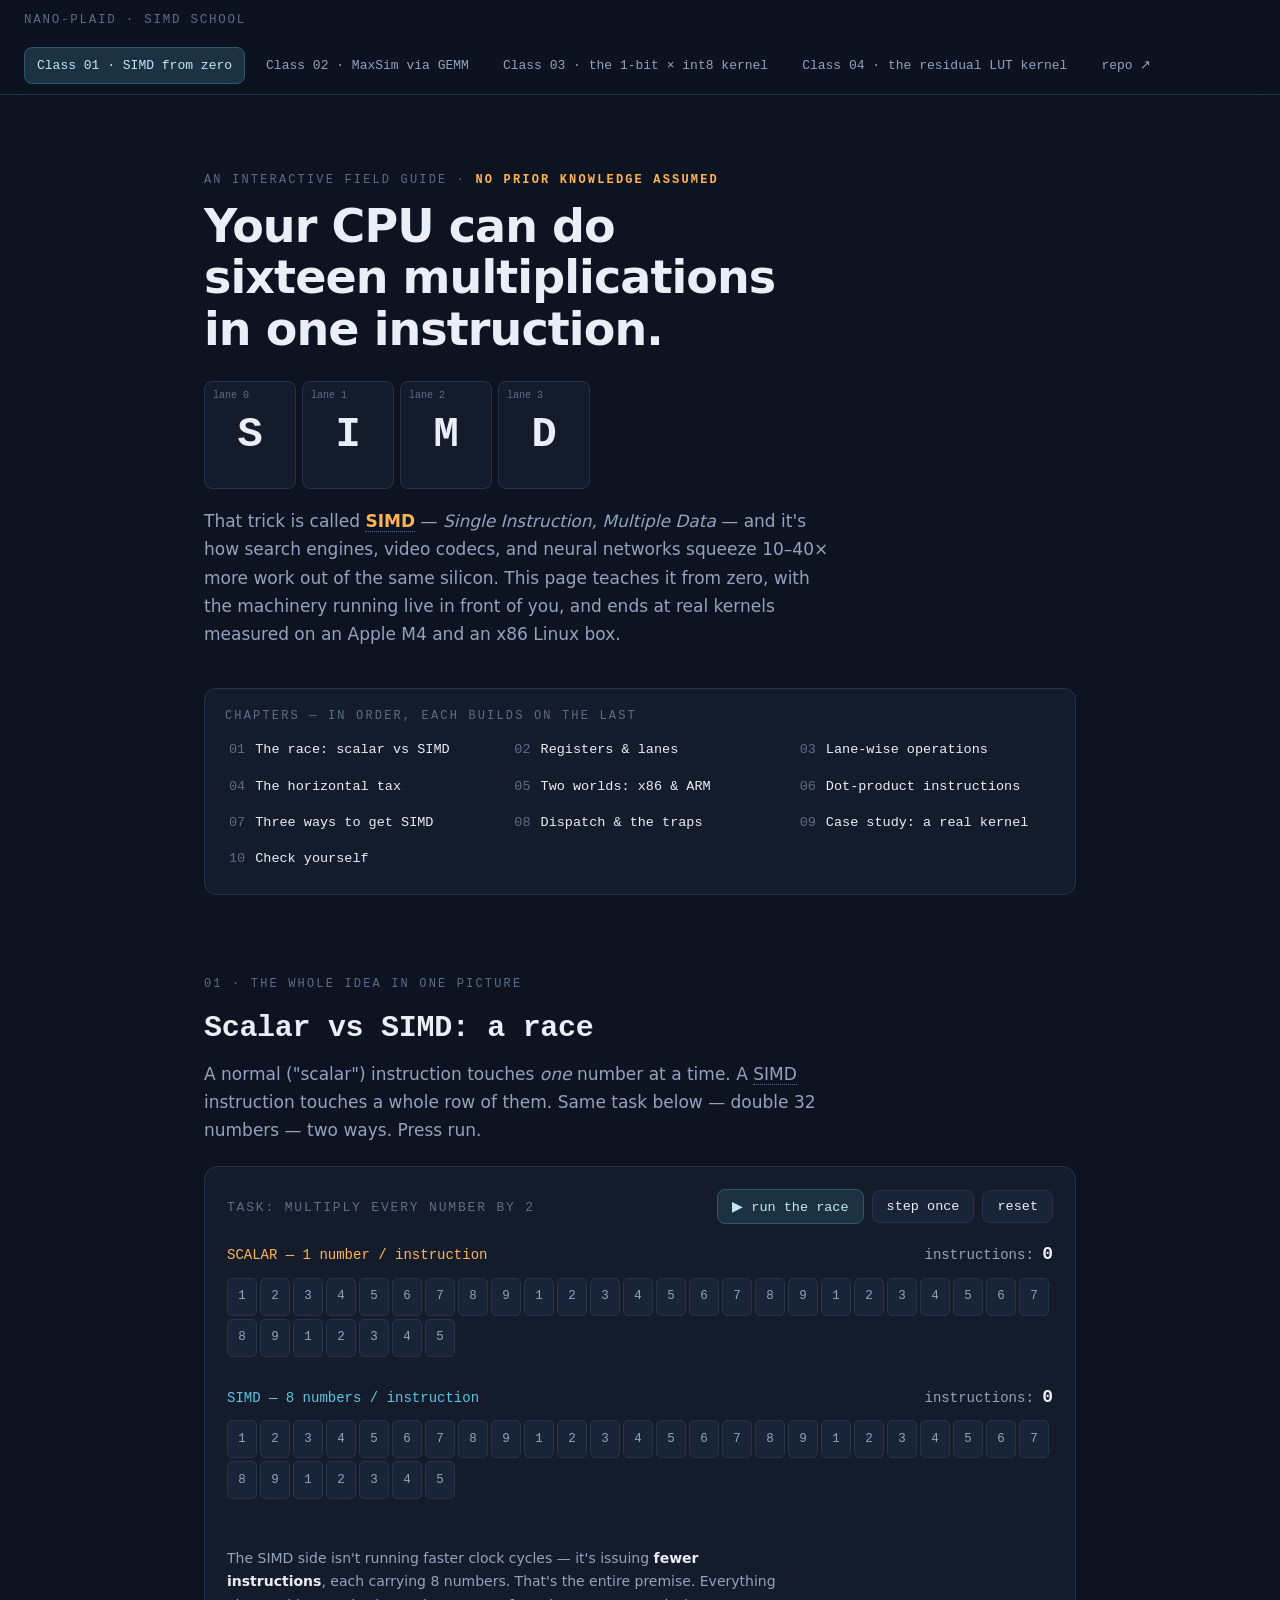
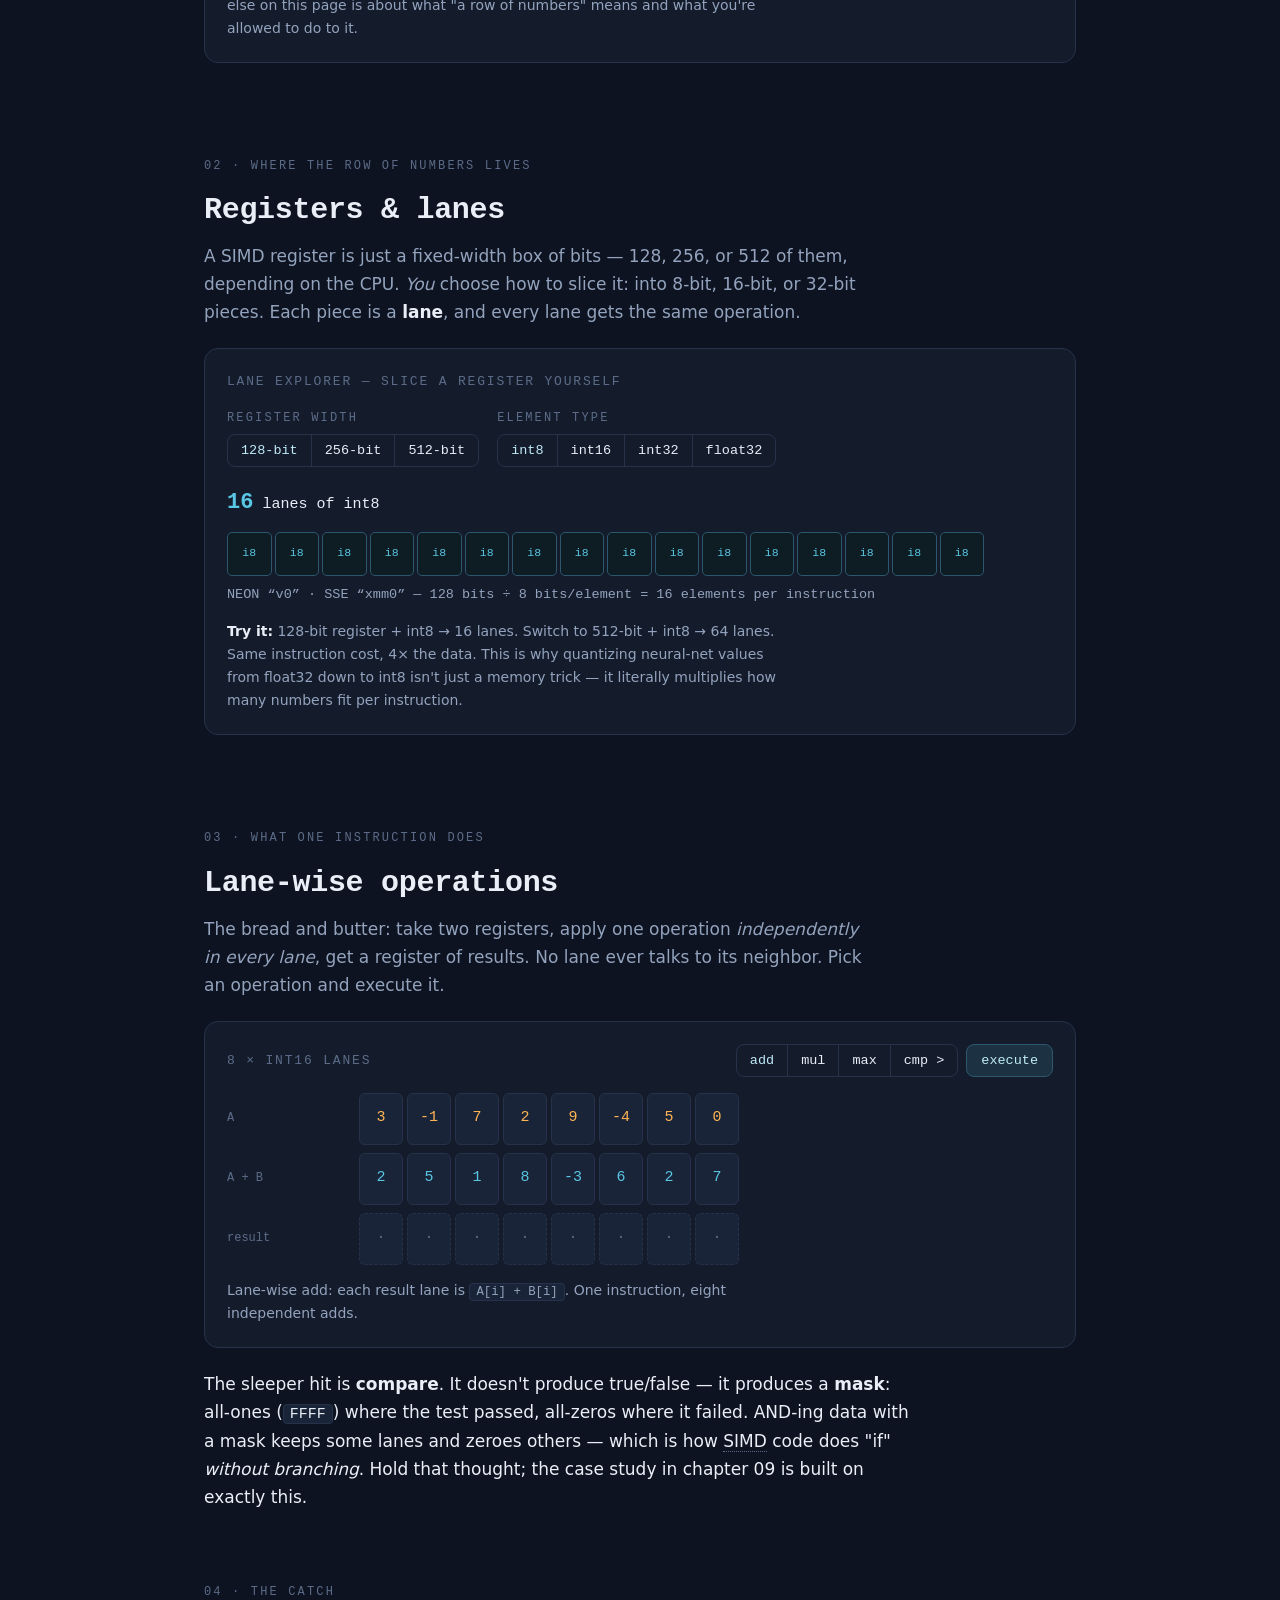
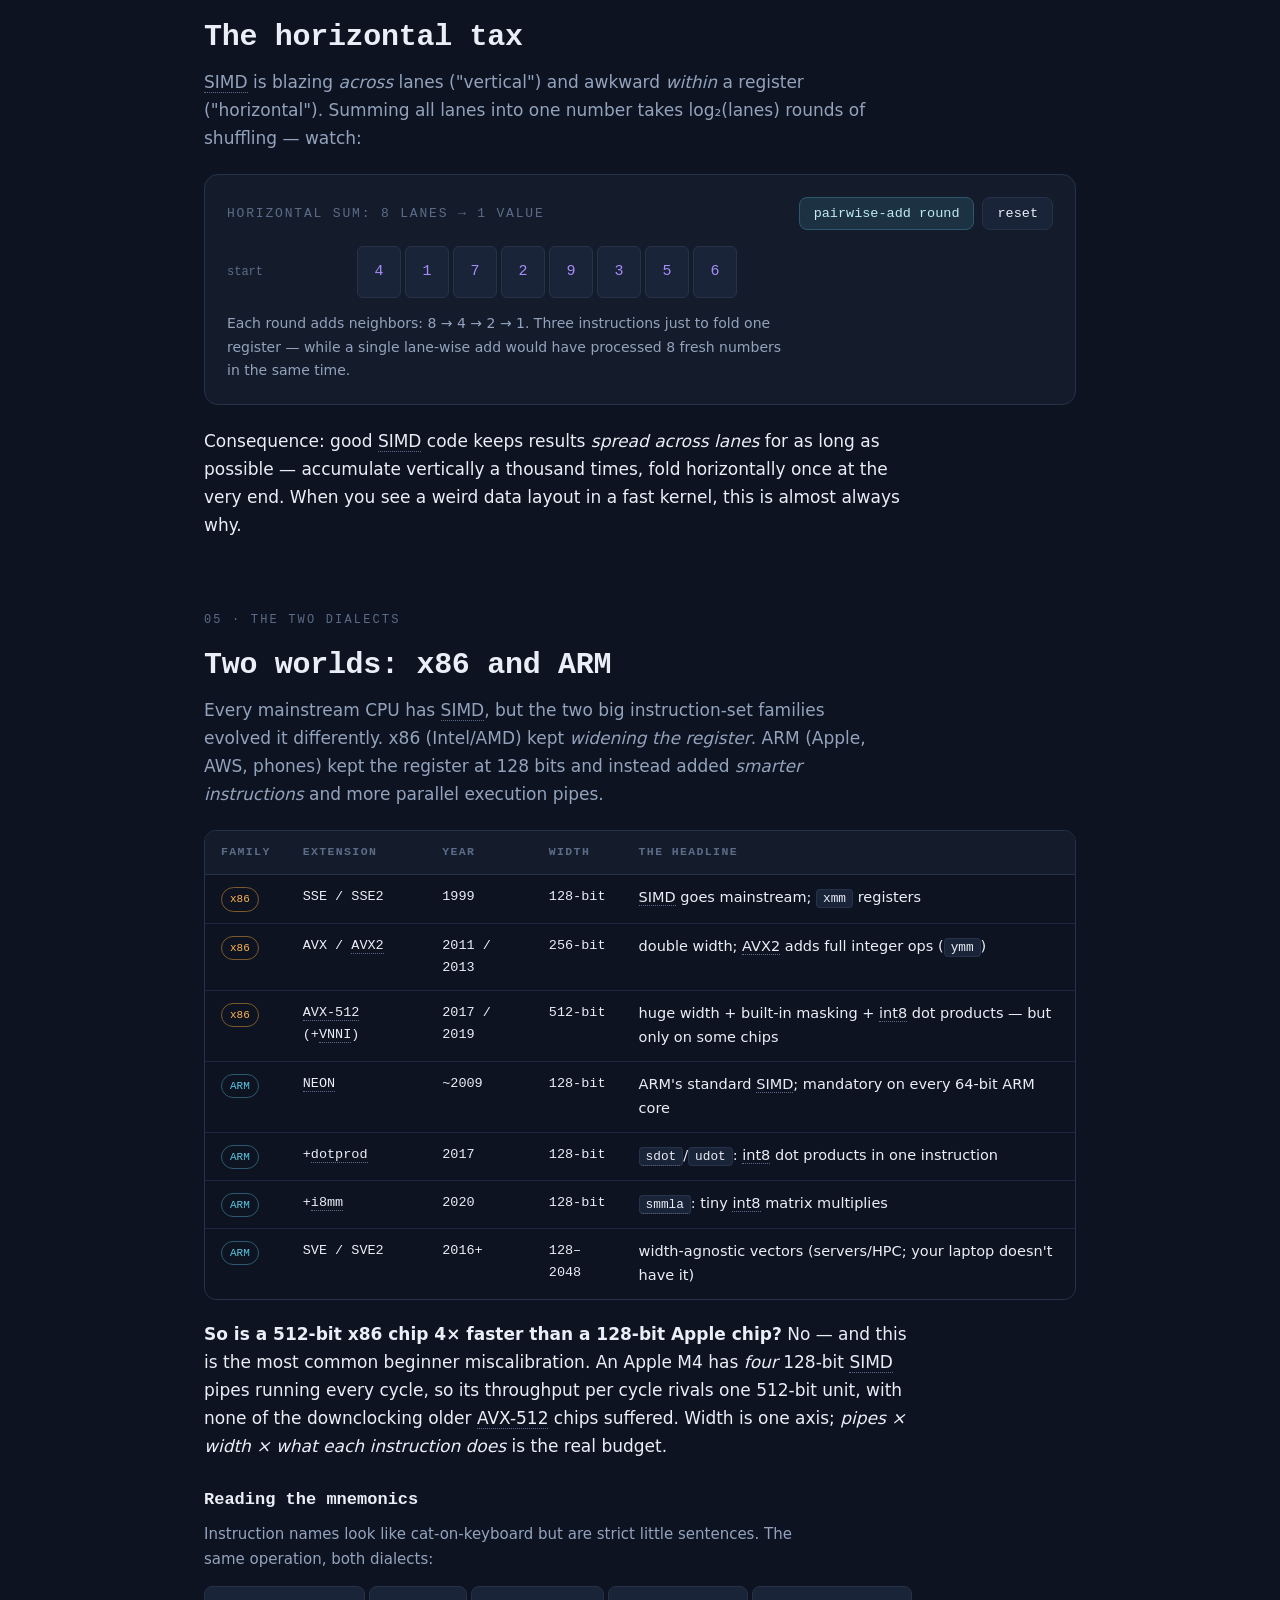
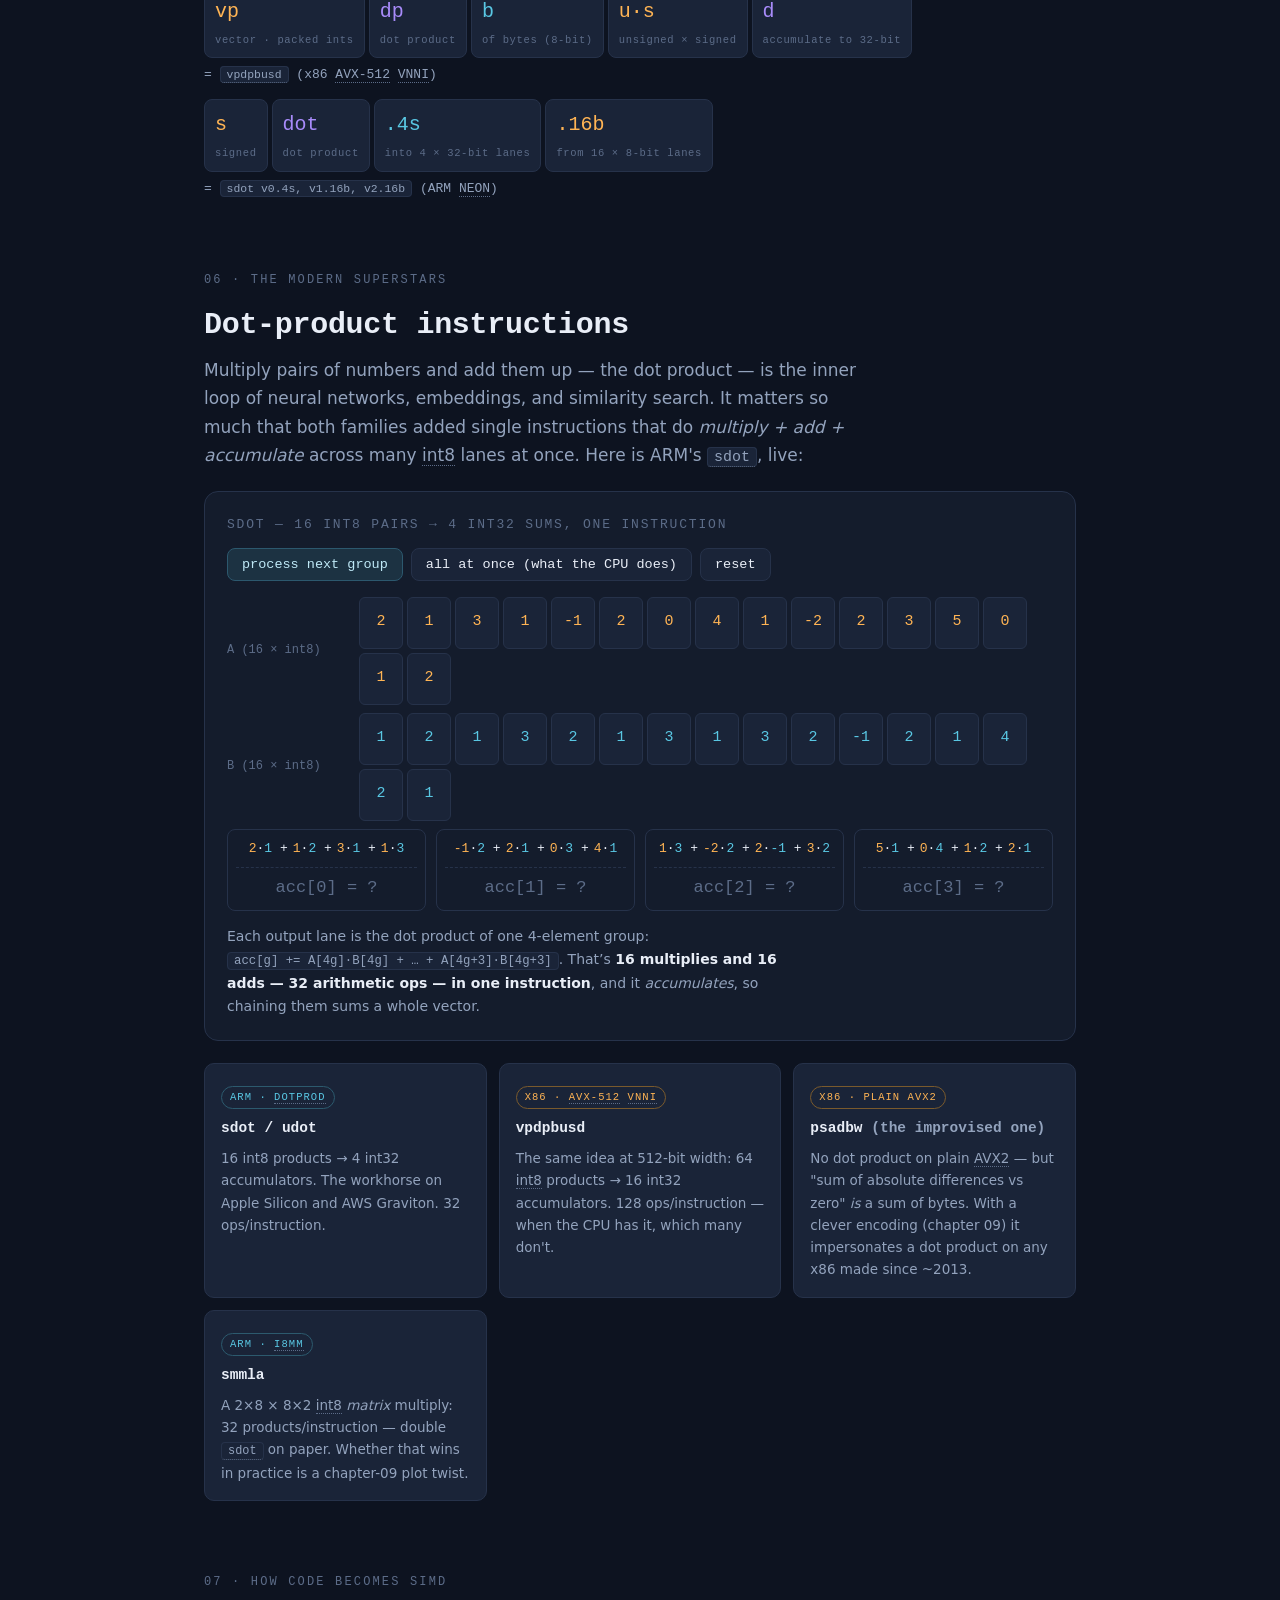
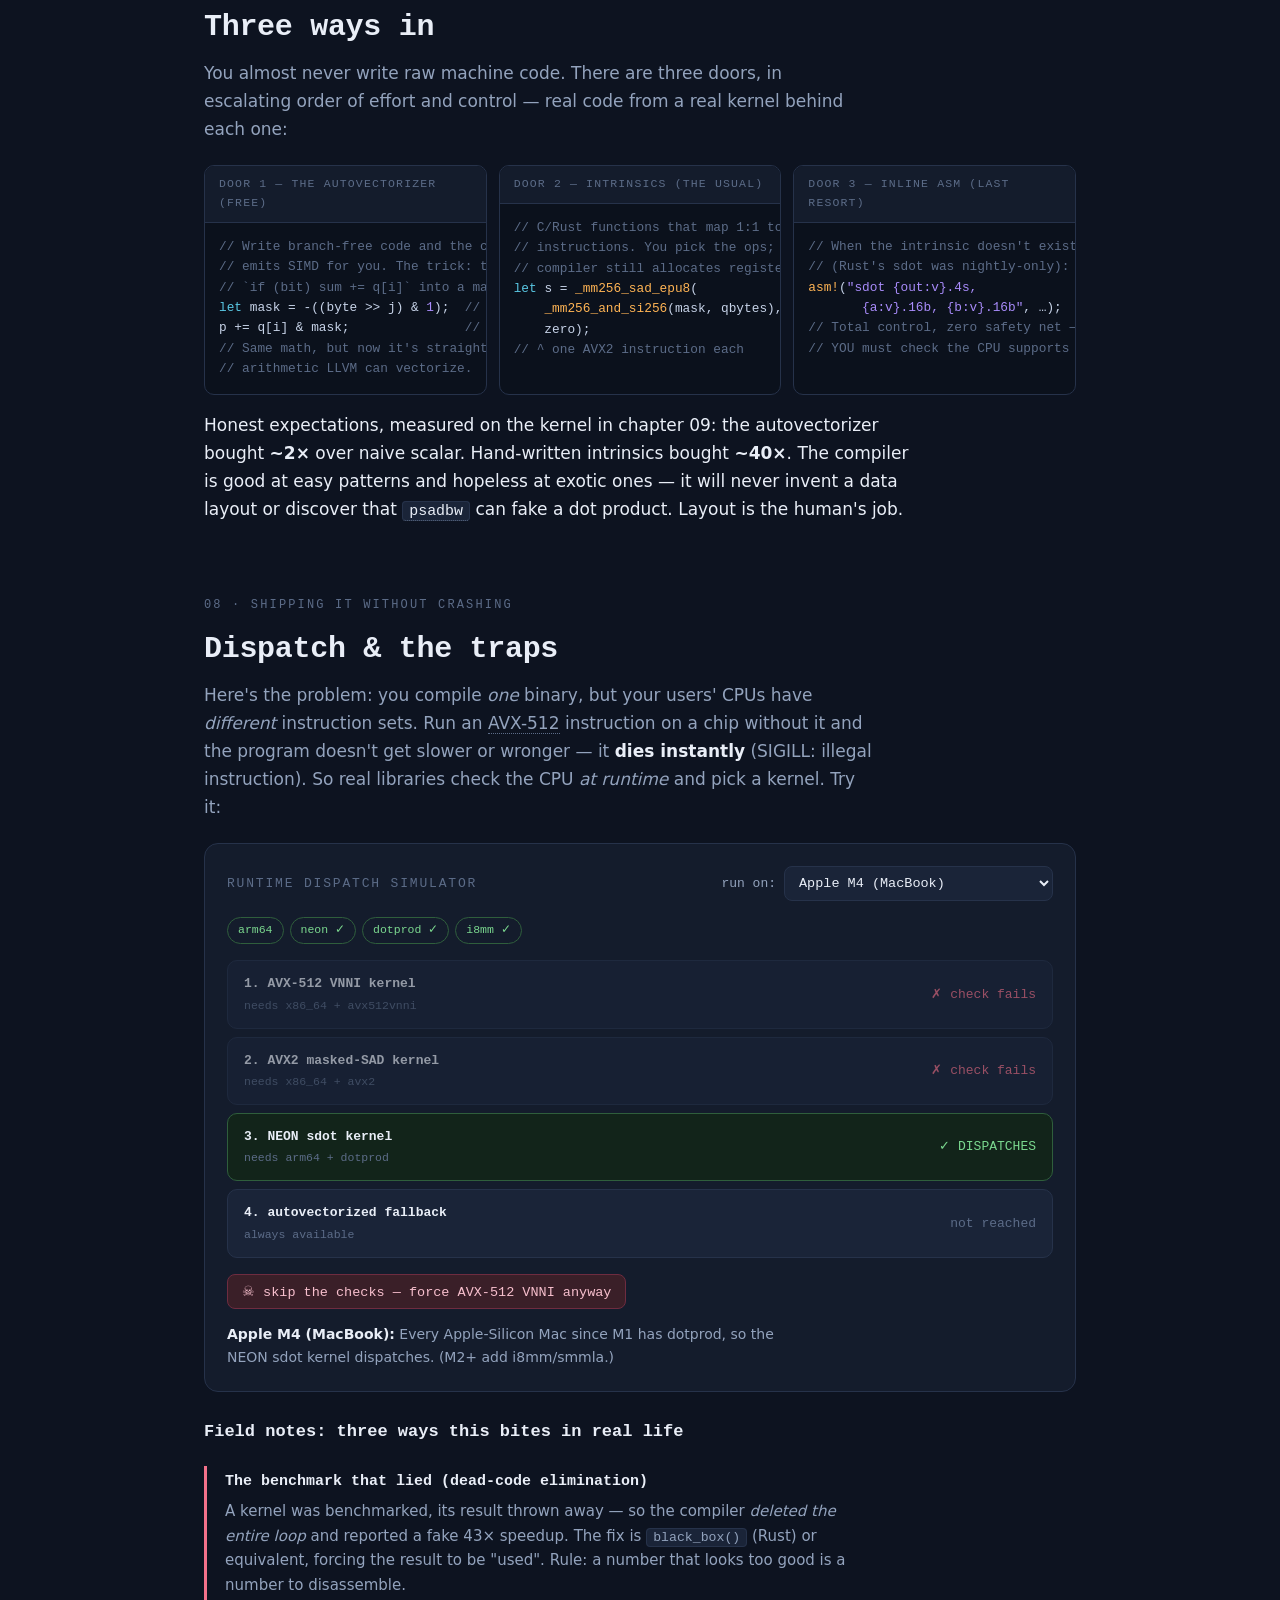
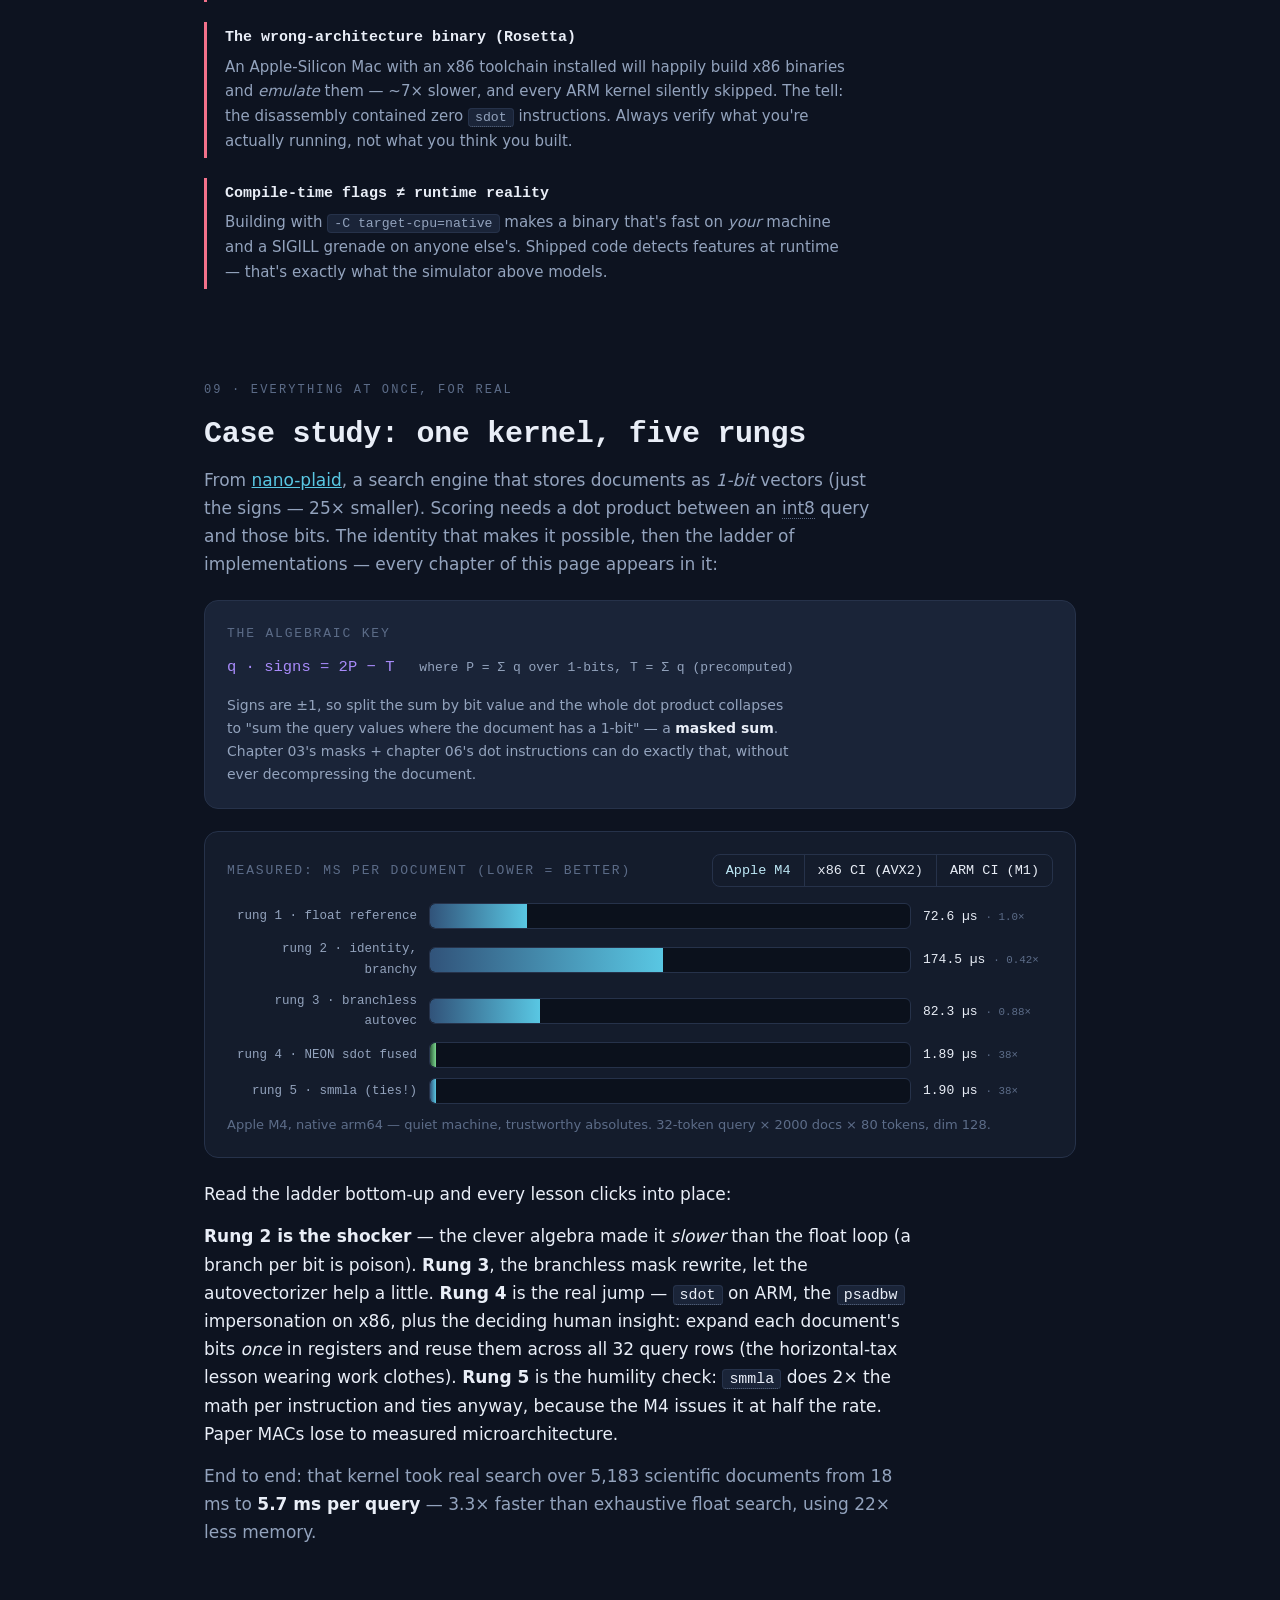
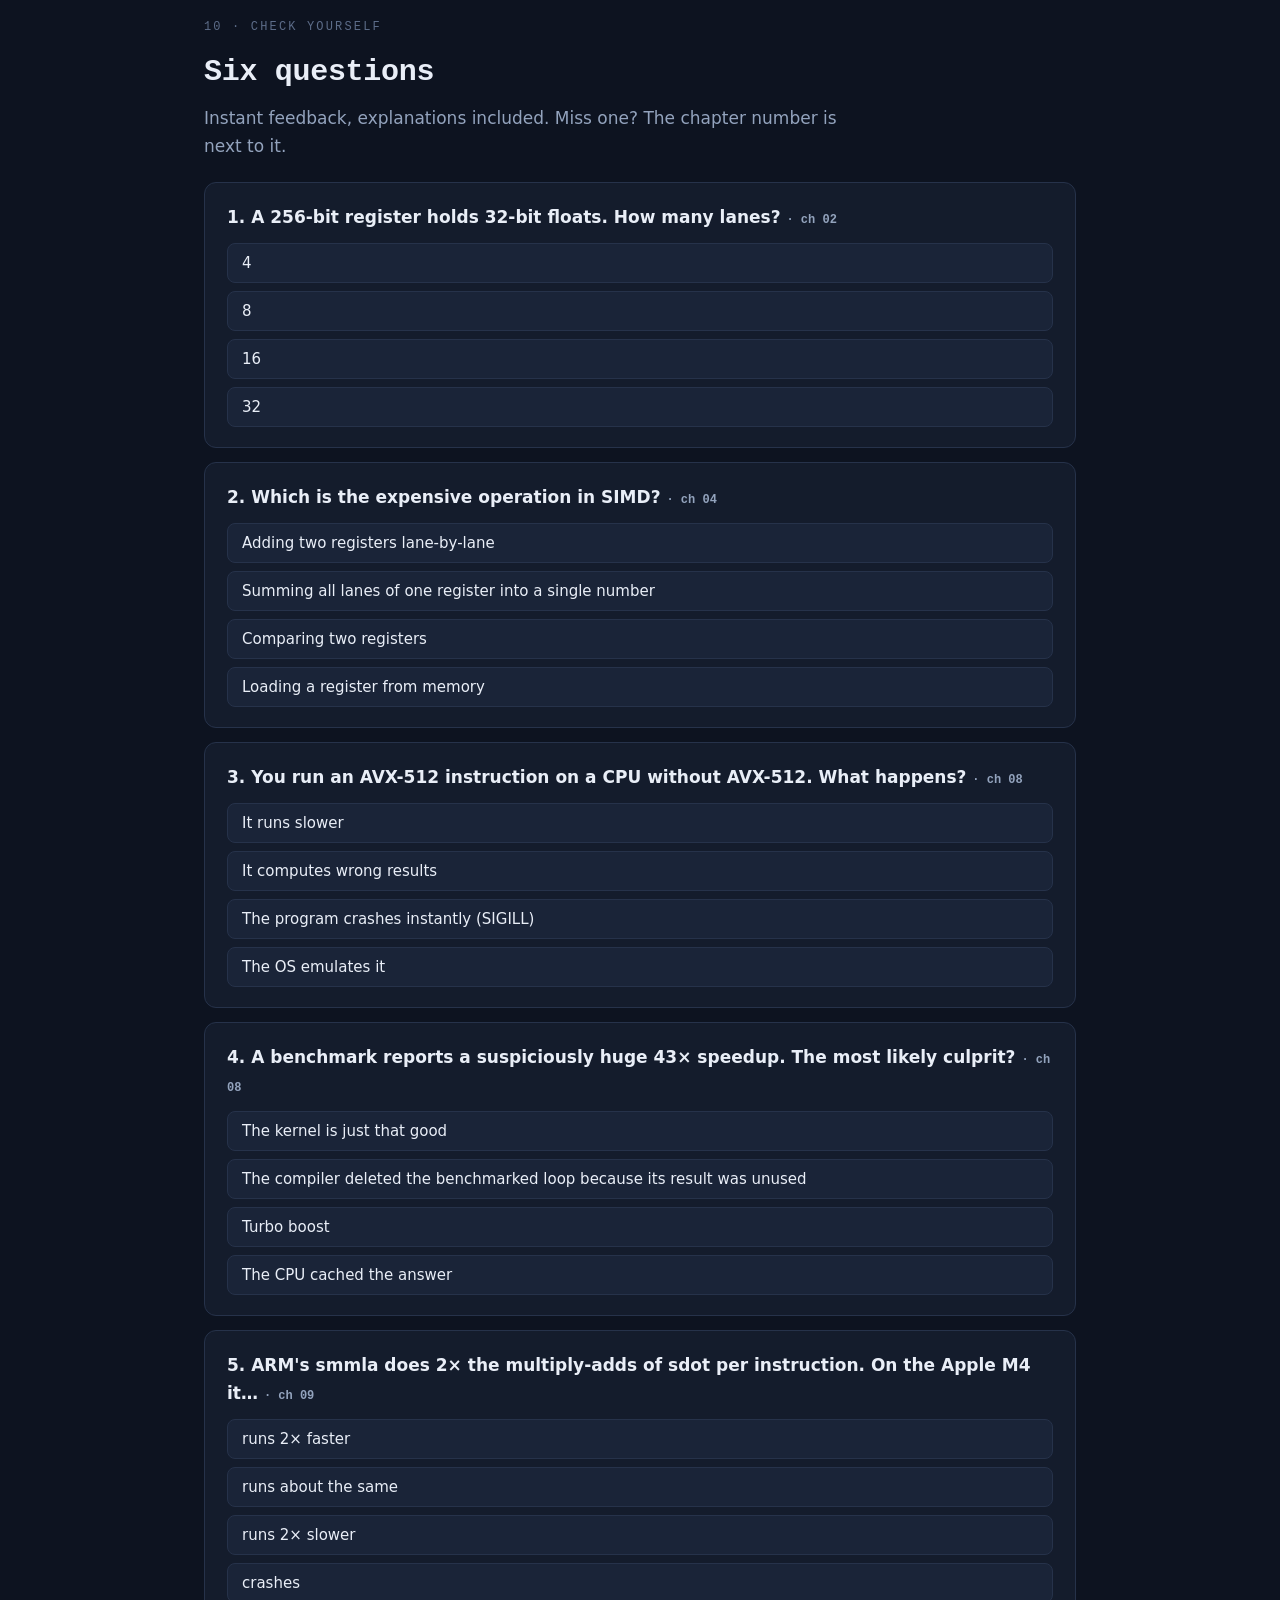
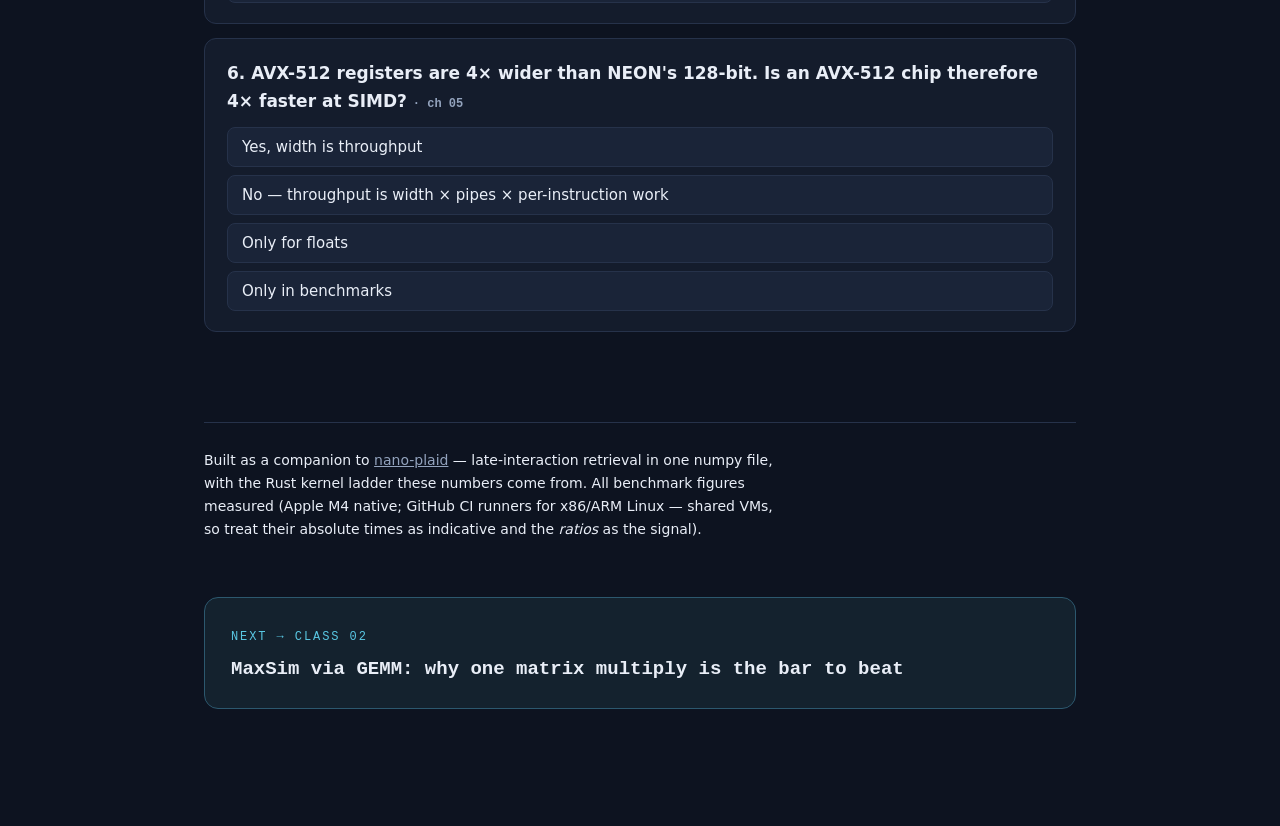
<file: docs/index.html>
<!DOCTYPE html>
<html lang="en">
<head>
<meta charset="utf-8">
<meta name="viewport" content="width=device-width, initial-scale=1">
<title>Class 01 · SIMD from zero — nano-plaid SIMD school</title>
<link rel="stylesheet" href="course.css">
</head>
<body>
<div class="course-bar">
  <span class="brand">nano-plaid · SIMD school</span>
  <nav class="tabs" aria-label="Classes">
    <a href="./" class="tab active">Class 01 · SIMD from zero</a>
    <a href="class2.html" class="tab">Class 02 · MaxSim via GEMM</a>
    <a href="class3.html" class="tab">Class 03 · the 1-bit × int8 kernel</a>
    <a href="class4.html" class="tab">Class 04 · the residual LUT kernel</a>
    <a href="https://github.com/joe32140/nano-plaid" class="tab">repo ↗</a>
  </nav>
</div>


<main>
<!-- ═══════════════ HERO ═══════════════ -->
<header>
  <span class="eyebrow">an interactive field guide · <b>no prior knowledge assumed</b></span>
  <h1>Your CPU can do sixteen multiplications in one instruction.</h1>
  <div class="hero-reg" id="heroReg" aria-hidden="true"></div>
  <p class="hero-sub">That trick is called <b>SIMD</b> — <em>Single Instruction, Multiple Data</em> —
  and it's how search engines, video codecs, and neural networks squeeze 10–40× more work out of
  the same silicon. This page teaches it from zero, with the machinery running live in front of you,
  and ends at real kernels measured on an Apple M4 and an x86 Linux box.</p>

  <nav class="toc" aria-label="Chapters">
    <span class="eyebrow">chapters — in order, each builds on the last</span>
    <ol>
      <li><a href="#c1"><span class="n">01</span> The race: scalar vs SIMD</a></li>
      <li><a href="#c2"><span class="n">02</span> Registers &amp; lanes</a></li>
      <li><a href="#c3"><span class="n">03</span> Lane-wise operations</a></li>
      <li><a href="#c4"><span class="n">04</span> The horizontal tax</a></li>
      <li><a href="#c5"><span class="n">05</span> Two worlds: x86 &amp; ARM</a></li>
      <li><a href="#c6"><span class="n">06</span> Dot-product instructions</a></li>
      <li><a href="#c7"><span class="n">07</span> Three ways to get SIMD</a></li>
      <li><a href="#c8"><span class="n">08</span> Dispatch &amp; the traps</a></li>
      <li><a href="#c9"><span class="n">09</span> Case study: a real kernel</a></li>
      <li><a href="#c10"><span class="n">10</span> Check yourself</a></li>
    </ol>
  </nav>
</header>

<!-- ═══════════════ 01 RACE ═══════════════ -->
<section id="c1">
  <span class="eyebrow">01 · the whole idea in one picture</span>
  <h2>Scalar vs SIMD: a race</h2>
  <p class="lede">A normal ("scalar") instruction touches <em>one</em> number at a time.
  A SIMD instruction touches a whole row of them. Same task below — double 32 numbers —
  two ways. Press run.</p>

  <div class="widget">
    <div class="widget-head">
      <span class="widget-title">task: multiply every number by 2</span>
      <div class="controls">
        <button class="primary" id="raceRun">▶ run the race</button>
        <button id="raceStep">step once</button>
        <button id="raceReset">reset</button>
      </div>
    </div>
    <div class="race-grid">
      <div class="race-side">
        <div class="head">
          <span class="who" style="color:var(--ch-a)">SCALAR — 1 number / instruction</span>
          <span class="steps">instructions: <b id="scalarCount">0</b></span>
        </div>
        <div class="race-cells" id="scalarCells"></div>
      </div>
      <div class="race-side">
        <div class="head">
          <span class="who" style="color:var(--ch-b)">SIMD — 8 numbers / instruction</span>
          <span class="steps">instructions: <b id="simdCount">0</b></span>
        </div>
        <div class="race-cells" id="simdCells"></div>
      </div>
    </div>
    <div class="winner" id="raceWinner" aria-live="polite"></div>
    <p class="note">The SIMD side isn't running faster clock cycles — it's issuing <b>fewer
    instructions</b>, each carrying 8 numbers. That's the entire premise. Everything else on
    this page is about what "a row of numbers" means and what you're allowed to do to it.</p>
  </div>
</section>

<!-- ═══════════════ 02 REGISTERS ═══════════════ -->
<section id="c2">
  <span class="eyebrow">02 · where the row of numbers lives</span>
  <h2>Registers &amp; lanes</h2>
  <p class="lede">A SIMD register is just a fixed-width box of bits — 128, 256, or 512 of them,
  depending on the CPU. <em>You</em> choose how to slice it: into 8-bit, 16-bit, or 32-bit
  pieces. Each piece is a <strong>lane</strong>, and every lane gets the same operation.</p>

  <div class="widget">
    <div class="widget-head">
      <span class="widget-title">lane explorer — slice a register yourself</span>
    </div>
    <div class="controls" style="gap:18px">
      <div>
        <div class="eyebrow" style="margin-bottom:6px">register width</div>
        <div class="seg" role="group" aria-label="register width" id="segWidth">
          <button data-w="128" aria-pressed="true">128-bit</button>
          <button data-w="256" aria-pressed="false">256-bit</button>
          <button data-w="512" aria-pressed="false">512-bit</button>
        </div>
      </div>
      <div>
        <div class="eyebrow" style="margin-bottom:6px">element type</div>
        <div class="seg" role="group" aria-label="element type" id="segType">
          <button data-b="8"  data-t="int8"  aria-pressed="true">int8</button>
          <button data-b="16" data-t="int16" aria-pressed="false">int16</button>
          <button data-b="32" data-t="int32" aria-pressed="false">int32</button>
          <button data-b="32" data-t="float32" aria-pressed="false">float32</button>
        </div>
      </div>
    </div>
    <div class="explorer-out">
      <div class="exp-summary" id="expSummary"></div>
      <div class="exp-strip" id="expStrip" aria-hidden="true"></div>
      <div class="exp-meta" id="expMeta"></div>
    </div>
    <p class="note"><b>Try it:</b> 128-bit register + int8 → 16 lanes. Switch to 512-bit + int8
    → 64 lanes. Same instruction cost, 4× the data. This is why quantizing neural-net values
    from float32 down to int8 isn't just a memory trick — it literally multiplies how many
    numbers fit per instruction.</p>
  </div>
</section>

<!-- ═══════════════ 03 LANE OPS ═══════════════ -->
<section id="c3">
  <span class="eyebrow">03 · what one instruction does</span>
  <h2>Lane-wise operations</h2>
  <p class="lede">The bread and butter: take two registers, apply one operation
  <em>independently in every lane</em>, get a register of results. No lane ever talks to its
  neighbor. Pick an operation and execute it.</p>

  <div class="widget">
    <div class="widget-head">
      <span class="widget-title">8 × int16 lanes</span>
      <div class="controls">
        <div class="seg" role="group" aria-label="operation" id="segOp">
          <button data-op="add" aria-pressed="true">add</button>
          <button data-op="mul" aria-pressed="false">mul</button>
          <button data-op="max" aria-pressed="false">max</button>
          <button data-op="cmpgt" aria-pressed="false">cmp &gt;</button>
        </div>
        <button class="primary" id="opRun">execute</button>
      </div>
    </div>
    <div class="strip-row"><span class="strip-label">A</span><div class="strip" id="opA"></div></div>
    <div class="strip-row"><span class="strip-label" id="opSym">A + B</span><div class="strip" id="opB"></div></div>
    <div class="strip-row"><span class="strip-label">result</span><div class="strip" id="opR"></div></div>
    <p class="note" id="opNote">Lane-wise add: each result lane is <code>A[i] + B[i]</code>. One
    instruction, eight independent adds.</p>
  </div>

  <p>The sleeper hit is <strong>compare</strong>. It doesn't produce true/false — it produces a
  <strong>mask</strong>: all-ones (<code>FFFF</code>) where the test passed, all-zeros where it
  failed. AND-ing data with a mask keeps some lanes and zeroes others — which is how SIMD code
  does "if" <em>without branching</em>. Hold that thought; the case study in chapter 09 is built
  on exactly this.</p>
</section>

<!-- ═══════════════ 04 HORIZONTAL ═══════════════ -->
<section id="c4">
  <span class="eyebrow">04 · the catch</span>
  <h2>The horizontal tax</h2>
  <p class="lede">SIMD is blazing <em>across</em> lanes ("vertical") and awkward <em>within</em> a
  register ("horizontal"). Summing all lanes into one number takes log₂(lanes) rounds of
  shuffling — watch:</p>

  <div class="widget">
    <div class="widget-head">
      <span class="widget-title">horizontal sum: 8 lanes → 1 value</span>
      <div class="controls">
        <button class="primary" id="treeStep">pairwise-add round</button>
        <button id="treeReset">reset</button>
      </div>
    </div>
    <div id="treeArea"></div>
    <p class="note" id="treeNote">Each round adds neighbors: 8 → 4 → 2 → 1. Three instructions
    just to fold one register — while a single lane-wise add would have processed 8 fresh numbers
    in the same time.</p>
  </div>

  <p>Consequence: good SIMD code keeps results <em>spread across lanes</em> for as long as
  possible — accumulate vertically a thousand times, fold horizontally once at the very end.
  When you see a weird data layout in a fast kernel, this is almost always why.</p>
</section>

<!-- ═══════════════ 05 PLATFORMS ═══════════════ -->
<section id="c5">
  <span class="eyebrow">05 · the two dialects</span>
  <h2>Two worlds: x86 and ARM</h2>
  <p class="lede">Every mainstream CPU has SIMD, but the two big instruction-set families evolved
  it differently. x86 (Intel/AMD) kept <em>widening the register</em>. ARM (Apple, AWS, phones)
  kept the register at 128 bits and instead added <em>smarter instructions</em> and more parallel
  execution pipes.</p>

  <div class="tbl-wrap">
    <table>
      <thead><tr><th>family</th><th>extension</th><th>year</th><th>width</th><th>the headline</th></tr></thead>
      <tbody>
        <tr class="x86"><td><span class="pill">x86</span></td><td class="mono">SSE / SSE2</td><td class="mono">1999</td><td class="mono">128-bit</td><td>SIMD goes mainstream; <code>xmm</code> registers</td></tr>
        <tr class="x86"><td><span class="pill">x86</span></td><td class="mono">AVX / AVX2</td><td class="mono">2011 / 2013</td><td class="mono">256-bit</td><td>double width; AVX2 adds full integer ops (<code>ymm</code>)</td></tr>
        <tr class="x86"><td><span class="pill">x86</span></td><td class="mono">AVX-512 (+VNNI)</td><td class="mono">2017 / 2019</td><td class="mono">512-bit</td><td>huge width + built-in masking + int8 dot products — but only on some chips</td></tr>
        <tr class="arm"><td><span class="pill">ARM</span></td><td class="mono">NEON</td><td class="mono">~2009</td><td class="mono">128-bit</td><td>ARM's standard SIMD; mandatory on every 64-bit ARM core</td></tr>
        <tr class="arm"><td><span class="pill">ARM</span></td><td class="mono">+dotprod</td><td class="mono">2017</td><td class="mono">128-bit</td><td><code>sdot</code>/<code>udot</code>: int8 dot products in one instruction</td></tr>
        <tr class="arm"><td><span class="pill">ARM</span></td><td class="mono">+i8mm</td><td class="mono">2020</td><td class="mono">128-bit</td><td><code>smmla</code>: tiny int8 matrix multiplies</td></tr>
        <tr class="arm"><td><span class="pill">ARM</span></td><td class="mono">SVE / SVE2</td><td class="mono">2016+</td><td class="mono">128–2048</td><td>width-agnostic vectors (servers/HPC; your laptop doesn't have it)</td></tr>
      </tbody>
    </table>
  </div>

  <p><strong>So is a 512-bit x86 chip 4× faster than a 128-bit Apple chip?</strong> No — and this
  is the most common beginner miscalibration. An Apple M4 has <em>four</em> 128-bit SIMD pipes
  running every cycle, so its throughput per cycle rivals one 512-bit unit, with none of the
  downclocking older AVX-512 chips suffered. Width is one axis; <em>pipes × width × what each
  instruction does</em> is the real budget.</p>

  <h3>Reading the mnemonics</h3>
  <p class="dim" style="font-size:15px">Instruction names look like cat-on-keyboard but are strict
  little sentences. The same operation, both dialects:</p>
  <div class="mnemo" aria-label="x86 mnemonic anatomy">
    <span class="mn-part pa">vp<small>vector · packed ints</small></span>
    <span class="mn-part pr">dp<small>dot product</small></span>
    <span class="mn-part pb">b<small>of bytes (8-bit)</small></span>
    <span class="mn-part pa">u·s<small>unsigned × signed</small></span>
    <span class="mn-part pr">d<small>accumulate to 32-bit</small></span>
  </div>
  <p class="dim mono" style="font-size:13px">= <code>vpdpbusd</code> (x86 AVX-512 VNNI)</p>
  <div class="mnemo" aria-label="ARM mnemonic anatomy">
    <span class="mn-part pa">s<small>signed</small></span>
    <span class="mn-part pr">dot<small>dot product</small></span>
    <span class="mn-part pb">.4s<small>into 4 × 32-bit lanes</small></span>
    <span class="mn-part pa">.16b<small>from 16 × 8-bit lanes</small></span>
  </div>
  <p class="dim mono" style="font-size:13px">= <code>sdot v0.4s, v1.16b, v2.16b</code> (ARM NEON)</p>
</section>

<!-- ═══════════════ 06 DOT PRODUCTS ═══════════════ -->
<section id="c6">
  <span class="eyebrow">06 · the modern superstars</span>
  <h2>Dot-product instructions</h2>
  <p class="lede">Multiply pairs of numbers and add them up — the dot product — is the inner loop
  of neural networks, embeddings, and similarity search. It matters so much that both families
  added single instructions that do <em>multiply + add + accumulate</em> across many int8 lanes at
  once. Here is ARM's <code>sdot</code>, live:</p>

  <div class="widget">
    <div class="widget-head">
      <span class="widget-title">sdot — 16 int8 pairs → 4 int32 sums, one instruction</span>
      <div class="controls">
        <button class="primary" id="sdotStep">process next group</button>
        <button id="sdotAll">all at once (what the CPU does)</button>
        <button id="sdotReset">reset</button>
      </div>
    </div>
    <div class="strip-row"><span class="strip-label">A (16 × int8)</span><div class="strip" id="sdotA"></div></div>
    <div class="strip-row"><span class="strip-label">B (16 × int8)</span><div class="strip" id="sdotB"></div></div>
    <div class="sdot-groups" id="sdotGroups"></div>
    <p class="note" id="sdotNote">Each output lane is the dot product of one 4-element group:
    <code>acc[g] += A[4g]·B[4g] + … + A[4g+3]·B[4g+3]</code>. That's <b>16 multiplies and 16 adds —
    32 arithmetic ops — in one instruction</b>, and it <em>accumulates</em>, so chaining them sums
    a whole vector.</p>
  </div>

  <div class="isa-cards">
    <div class="isa-card arm-c"><span class="tag">ARM · dotprod</span>
      <h4>sdot / udot</h4>
      <p>16 int8 products → 4 int32 accumulators. The workhorse on Apple Silicon and AWS
      Graviton. 32 ops/instruction.</p></div>
    <div class="isa-card x86-c"><span class="tag">x86 · AVX-512 VNNI</span>
      <h4>vpdpbusd</h4>
      <p>The same idea at 512-bit width: 64 int8 products → 16 int32 accumulators.
      128 ops/instruction — when the CPU has it, which many don't.</p></div>
    <div class="isa-card x86-c"><span class="tag">x86 · plain AVX2</span>
      <h4>psadbw <span class="dim">(the improvised one)</span></h4>
      <p>No dot product on plain AVX2 — but "sum of absolute differences vs zero" <em>is</em> a
      sum of bytes. With a clever encoding (chapter 09) it impersonates a dot product on any
      x86 made since ~2013.</p></div>
    <div class="isa-card arm-c"><span class="tag">ARM · i8mm</span>
      <h4>smmla</h4>
      <p>A 2×8 × 8×2 int8 <em>matrix</em> multiply: 32 products/instruction — double
      <code>sdot</code> on paper. Whether that wins in practice is a chapter-09 plot twist.</p></div>
  </div>
</section>

<!-- ═══════════════ 07 THREE DOORS ═══════════════ -->
<section id="c7">
  <span class="eyebrow">07 · how code becomes SIMD</span>
  <h2>Three ways in</h2>
  <p class="lede">You almost never write raw machine code. There are three doors, in escalating
  order of effort and control — real code from a real kernel behind each one:</p>

  <div class="code-cols">
    <div class="codebox">
      <div class="cap">door 1 — the autovectorizer (free)</div>
      <pre><span class="cm">// Write branch-free code and the compiler
// emits SIMD for you. The trick: turn
// `if (bit) sum += q[i]` into a mask:</span>
<span class="kw">let</span> mask = -((byte &gt;&gt; j) &amp; <span class="lit">1</span>);  <span class="cm">// 0 or -1</span>
p += q[i] &amp; mask;               <span class="cm">// no branch!</span>
<span class="cm">// Same math, but now it's straight-line
// arithmetic LLVM can vectorize.</span></pre>
    </div>
    <div class="codebox">
      <div class="cap">door 2 — intrinsics (the usual)</div>
      <pre><span class="cm">// C/Rust functions that map 1:1 to
// instructions. You pick the ops; the
// compiler still allocates registers.</span>
<span class="kw">let</span> s = <span class="fn">_mm256_sad_epu8</span>(
    <span class="fn">_mm256_and_si256</span>(mask, qbytes),
    zero);
<span class="cm">// ^ one AVX2 instruction each</span></pre>
    </div>
    <div class="codebox">
      <div class="cap">door 3 — inline asm (last resort)</div>
      <pre><span class="cm">// When the intrinsic doesn't exist yet
// (Rust's sdot was nightly-only):</span>
<span class="fn">asm!</span>(<span class="lit">"sdot {out:v}.4s,
       {a:v}.16b, {b:v}.16b"</span>, …);
<span class="cm">// Total control, zero safety net —
// YOU must check the CPU supports it.</span></pre>
    </div>
  </div>

  <p>Honest expectations, measured on the kernel in chapter 09: the autovectorizer bought
  <strong>~2×</strong> over naive scalar. Hand-written intrinsics bought <strong>~40×</strong>.
  The compiler is good at easy patterns and hopeless at exotic ones — it will never invent a
  data layout or discover that <code>psadbw</code> can fake a dot product. Layout is the human's job.</p>
</section>

<!-- ═══════════════ 08 DISPATCH & TRAPS ═══════════════ -->
<section id="c8">
  <span class="eyebrow">08 · shipping it without crashing</span>
  <h2>Dispatch &amp; the traps</h2>
  <p class="lede">Here's the problem: you compile <em>one</em> binary, but your users' CPUs have
  <em>different</em> instruction sets. Run an AVX-512 instruction on a chip without it and the
  program doesn't get slower or wronger — it <strong>dies instantly</strong> (SIGILL: illegal
  instruction). So real libraries check the CPU <em>at runtime</em> and pick a kernel. Try it:</p>

  <div class="widget">
    <div class="widget-head">
      <span class="widget-title">runtime dispatch simulator</span>
      <div class="controls">
        <label class="dim mono" style="font-size:13px" for="cpuSel">run on:</label>
        <select id="cpuSel"></select>
      </div>
    </div>
    <div class="feat-chips" id="cpuFeats"></div>
    <div class="disp-rows" id="dispRows"></div>
    <div class="controls" style="margin-top:16px">
      <button class="danger" id="forceBtn">☠ skip the checks — force AVX-512 VNNI anyway</button>
    </div>
    <div class="crash" id="crashBox" role="alert"></div>
    <p class="note" id="dispNote"></p>
  </div>

  <h3>Field notes: three ways this bites in real life</h3>
  <div class="trap"><h4>The benchmark that lied (dead-code elimination)</h4>
    <p>A kernel was benchmarked, its result thrown away — so the compiler <em>deleted the entire
    loop</em> and reported a fake 43× speedup. The fix is <code>black_box()</code> (Rust) or
    equivalent, forcing the result to be "used". Rule: a number that looks too good is a number
    to disassemble.</p></div>
  <div class="trap"><h4>The wrong-architecture binary (Rosetta)</h4>
    <p>An Apple-Silicon Mac with an x86 toolchain installed will happily build x86 binaries and
    <em>emulate</em> them — ~7× slower, and every ARM kernel silently skipped. The tell: the
    disassembly contained zero <code>sdot</code> instructions. Always verify what you're actually
    running, not what you think you built.</p></div>
  <div class="trap"><h4>Compile-time flags ≠ runtime reality</h4>
    <p>Building with <code>-C target-cpu=native</code> makes a binary that's fast on <em>your</em>
    machine and a SIGILL grenade on anyone else's. Shipped code detects features at runtime —
    that's exactly what the simulator above models.</p></div>
</section>

<!-- ═══════════════ 09 CASE STUDY ═══════════════ -->
<section id="c9">
  <span class="eyebrow">09 · everything at once, for real</span>
  <h2>Case study: one kernel, five rungs</h2>
  <p class="lede">From <a href="https://github.com/joe32140/nano-plaid">nano-plaid</a>, a search
  engine that stores documents as <em>1-bit</em> vectors (just the signs — 25× smaller). Scoring
  needs a dot product between an int8 query and those bits. The identity that makes it possible,
  then the ladder of implementations — every chapter of this page appears in it:</p>

  <div class="widget" style="background:var(--panel-2)">
    <div class="widget-title" style="margin-bottom:10px">the algebraic key</div>
    <p class="mono" style="font-size:15.5px;color:var(--ch-r)">q · signs&nbsp;=&nbsp;2P − T
      <span class="dim" style="font-size:13px">&nbsp;&nbsp;where P = Σ q over 1-bits, T = Σ q (precomputed)</span></p>
    <p class="note">Signs are ±1, so split the sum by bit value and the whole dot product
    collapses to "sum the query values where the document has a 1-bit" — a <b>masked sum</b>.
    Chapter 03's masks + chapter 06's dot instructions can do exactly that, without ever
    decompressing the document.</p>
  </div>

  <div class="widget">
    <div class="widget-head">
      <span class="widget-title">measured: µs per document (lower = better)</span>
      <div class="controls">
        <div class="seg" role="group" aria-label="machine" id="segBench">
          <button data-m="m4" aria-pressed="true">Apple M4</button>
          <button data-m="x86" aria-pressed="false">x86 CI (AVX2)</button>
          <button data-m="m1" aria-pressed="false">ARM CI (M1)</button>
        </div>
      </div>
    </div>
    <div class="bench" id="benchChart"></div>
    <div class="bench-note" id="benchNote"></div>
  </div>

  <p>Read the ladder bottom-up and every lesson clicks into place:</p>
  <p><strong>Rung 2 is the shocker</strong> — the clever algebra made it <em>slower</em> than the
  float loop (a branch per bit is poison). <strong>Rung 3</strong>, the branchless mask rewrite,
  let the autovectorizer help a little. <strong>Rung 4</strong> is the real jump — <code>sdot</code>
  on ARM, the <code>psadbw</code> impersonation on x86, plus the deciding human insight: expand
  each document's bits <em>once</em> in registers and reuse them across all 32 query rows (the
  horizontal-tax lesson wearing work clothes). <strong>Rung 5</strong> is the humility check:
  <code>smmla</code> does 2× the math per instruction and ties anyway, because the M4 issues it at
  half the rate. Paper MACs lose to measured microarchitecture.</p>
  <p class="dim">End to end: that kernel took real search over 5,183 scientific documents from
  18 ms to <strong>5.7 ms per query</strong> — 3.3× faster than exhaustive float search, using
  22× less memory.</p>
</section>

<!-- ═══════════════ 10 QUIZ ═══════════════ -->
<section id="c10">
  <span class="eyebrow">10 · check yourself</span>
  <h2>Six questions</h2>
  <p class="lede">Instant feedback, explanations included. Miss one? The chapter number is next
  to it.</p>
  <div id="quiz"></div>
  <div class="score" id="scoreLine"></div>
</section>

<footer>
  <p>Built as a companion to <a href="https://github.com/joe32140/nano-plaid">nano-plaid</a> —
  late-interaction retrieval in one numpy file, with the Rust kernel ladder these numbers come
  from. All benchmark figures measured (Apple M4 native; GitHub CI runners for x86/ARM Linux —
  shared VMs, so treat their absolute times as indicative and the <em>ratios</em> as the signal).</p>
</footer>
<a class="next-class" href="class2.html"><span class="k">next → class 02</span>
<span class="t">MaxSim via GEMM: why one matrix multiply is the bar to beat</span></a>
</main>

<script>
(function(){
"use strict";
const $=id=>document.getElementById(id);
const mk=(tag,cls,txt)=>{const e=document.createElement(tag);if(cls)e.className=cls;if(txt!=null)e.textContent=txt;return e;};
const reduced=matchMedia("(prefers-reduced-motion: reduce)").matches;

/* ── hero: SIMD letters light up as one "instruction" ─────────────── */
(function(){
  const reg=$("heroReg");
  "SIMD".split("").forEach((ch,i)=>{
    const c=mk("div","hero-cell");
    c.append(mk("span","idx","lane "+i));
    c.append(mk("span","big",ch));
    reg.append(c);
  });
  const cells=[...reg.children];
  let on=false;
  function pulse(){
    on=!on;
    cells.forEach(c=>c.classList.toggle("lit",on));
  }
  if(reduced){cells.forEach(c=>c.classList.add("lit"));}
  else{setTimeout(pulse,600);setInterval(pulse,2600);}
})();

/* ── 01 race ──────────────────────────────────────────────────────── */
(function(){
  const N=32,W=8,vals=Array.from({length:N},(_,i)=>(i%9)+1);
  let sPos=0,vPos=0,timer=null,done=false;
  function build(el,cl){el.innerHTML="";vals.forEach(v=>{const c=mk("div","rc",v);el.append(c);});}
  function reset(){
    clearInterval(timer);timer=null;sPos=0;vPos=0;done=false;
    build($("scalarCells"));build($("simdCells"));
    $("scalarCount").textContent="0";$("simdCount").textContent="0";
    $("raceWinner").textContent="";$("raceRun").disabled=false;$("raceStep").disabled=false;
  }
  function tick(){
    const sc=$("scalarCells").children,vc=$("simdCells").children;
    if(sPos<N){
      const c=sc[sPos];c.textContent=vals[sPos]*2;c.classList.add("done-a","flash");
      setTimeout(()=>c.classList.remove("flash"),200);
      sPos++;$("scalarCount").textContent=sPos;
    }
    if(vPos<N){
      for(let k=0;k<W&&vPos+k<N;k++){
        const c=vc[vPos+k];c.textContent=vals[vPos+k]*2;c.classList.add("done-b","flash");
        setTimeout(()=>c.classList.remove("flash"),200);
      }
      vPos+=W;$("simdCount").textContent=Math.ceil(vPos/W);
    }
    if(vPos>=N&&!done){
      done=true;
      $("raceWinner").textContent="→ SIMD finished in "+Math.ceil(N/W)+" instructions. Scalar needs "+N+". Same result, "+(N/Math.ceil(N/W))+"× fewer instructions.";
    }
    if(sPos>=N){clearInterval(timer);timer=null;$("raceRun").disabled=false;}
  }
  $("raceRun").addEventListener("click",()=>{
    if(timer)return; if(sPos>=N)reset();
    $("raceRun").disabled=true;
    timer=setInterval(tick,reduced?60:210);
  });
  $("raceStep").addEventListener("click",()=>{if(!timer)tick();});
  $("raceReset").addEventListener("click",reset);
  reset();
})();

/* ── 02 lane explorer ─────────────────────────────────────────────── */
(function(){
  let width=128,bits=8,tname="int8";
  const regName=w=>w===128?"NEON “v0” · SSE “xmm0”":w===256?"AVX2 “ymm0”":"AVX-512 “zmm0”";
  function render(){
    const lanes=width/bits;
    $("expSummary").innerHTML="<b>"+lanes+"</b> lanes of "+tname;
    const strip=$("expStrip");strip.innerHTML="";
    const px=Math.max(20,Math.min(84,760/lanes-3));
    for(let i=0;i<lanes;i++){
      const l=mk("div","exp-lane",lanes<=16?tname.replace("int","i").replace("float","f"):"");
      l.style.width=px+"px";strip.append(l);
    }
    $("expMeta").textContent=regName(width)+" — "+width+" bits ÷ "+bits+" bits/element = "+lanes+" elements per instruction";
  }
  function wire(segId,fn){
    const seg=$(segId);
    seg.addEventListener("click",e=>{
      const b=e.target.closest("button");if(!b)return;
      [...seg.children].forEach(x=>x.setAttribute("aria-pressed",x===b?"true":"false"));
      fn(b);render();
    });
  }
  wire("segWidth",b=>{width=+b.dataset.w;});
  wire("segType",b=>{bits=+b.dataset.b;tname=b.dataset.t;});
  render();
})();

/* ── 03 lane ops ──────────────────────────────────────────────────── */
(function(){
  const A=[3,-1,7,2,9,-4,5,0],B=[2,5,1,8,-3,6,2,7];
  const ops={
    add:{sym:"A + B",f:(a,b)=>a+b,note:'Lane-wise add: each result lane is <code>A[i] + B[i]</code>. One instruction, eight independent adds.'},
    mul:{sym:"A × B",f:(a,b)=>a*b,note:'Lane-wise multiply. On real hardware int multiplies widen (8-bit × 8-bit → 16-bit) so results don’t overflow — one reason lane sizes matter.'},
    max:{sym:"max(A,B)",f:(a,b)=>Math.max(a,b),note:'Per-lane max — this is how MaxSim search keeps a running "best score so far" for many candidates at once, no branches.'},
    cmpgt:{sym:"A > B ?",f:(a,b)=>a>b?"FFFF":"0000",note:'<b>Compare produces a mask</b>, not a boolean: all-ones where true, all-zeros where false. <code>data AND mask</code> keeps or kills each lane — branchless "if".'}
  };
  let op="add";
  function strip(el,arr,cls){el.innerHTML="";arr.forEach(v=>{el.append(mk("div","lane "+cls,v));});}
  function reset(){
    strip($("opA"),A,"a");strip($("opB"),B,"b");
    strip($("opR"),A.map(()=>"·"),"r ghost");
    $("opSym").textContent=ops[op].sym;
    $("opNote").innerHTML=ops[op].note;
  }
  $("segOp").addEventListener("click",e=>{
    const b=e.target.closest("button");if(!b)return;
    [...$("segOp").children].forEach(x=>x.setAttribute("aria-pressed",x===b?"true":"false"));
    op=b.dataset.op;reset();
  });
  $("opRun").addEventListener("click",()=>{
    reset();
    const rl=[...$("opR").children];
    rl.forEach((cell,i)=>{
      const delay=reduced?0:i*90;
      setTimeout(()=>{
        cell.classList.remove("ghost");cell.classList.add("hot");
        cell.textContent=ops[op].f(A[i],B[i]);
        setTimeout(()=>cell.classList.remove("hot"),400);
      },delay);
    });
  });
  reset();
})();

/* ── 04 reduction tree ────────────────────────────────────────────── */
(function(){
  const init=[4,1,7,2,9,3,5,6];
  let cur;
  function draw(){
    const area=$("treeArea");
    const row=mk("div","tree-round");
    row.append(mk("span","strip-label",cur.length===8?"start":cur.length+" lanes"));
    const s=mk("div","strip");
    cur.forEach(v=>s.append(mk("div","lane r"+(cur.length===1?" hot":""),v)));
    row.append(s);
    area.append(row);
  }
  function reset(){cur=init.slice();$("treeArea").innerHTML="";draw();
    $("treeStep").disabled=false;
    $("treeNote").textContent="Each round adds neighbors: 8 → 4 → 2 → 1. Three instructions just to fold one register — while a single lane-wise add would have processed 8 fresh numbers in the same time.";}
  $("treeStep").addEventListener("click",()=>{
    if(cur.length===1)return;
    const nx=[];for(let i=0;i<cur.length;i+=2)nx.push(cur[i]+cur[i+1]);
    cur=nx;draw();
    if(cur.length===1){$("treeStep").disabled=true;
      $("treeNote").textContent="Folded: 3 shuffle+add rounds for one register. Moral — accumulate vertically for as long as you can; pay this tax exactly once, at the end.";}
  });
  $("treeReset").addEventListener("click",reset);
  reset();
})();

/* ── 06 sdot demo ─────────────────────────────────────────────────── */
(function(){
  const A=[2,1,3,1,-1,2,0,4,1,-2,2,3,5,0,1,2];
  const B=[1,2,1,3, 2,1,3,1,3, 2,-1,2,1,4,2,1];
  let g=0;
  function strip(el,arr,cls){el.innerHTML="";arr.forEach((v,i)=>{
    const l=mk("div","lane "+cls,v);l.dataset.i=i;el.append(l);});}
  function buildGroups(){
    const box=$("sdotGroups");box.innerHTML="";
    for(let k=0;k<4;k++){
      const gd=mk("div","sdot-g");gd.id="sg"+k;
      const pair=mk("div","pair");
      for(let j=0;j<4;j++){
        const i=k*4+j;
        const sp=mk("span",null,"");
        sp.innerHTML='<span class="va">'+A[i]+'</span>·<span class="vb">'+B[i]+'</span>'+(j<3?" +":"");
        pair.append(sp);
      }
      gd.append(pair);
      gd.append(mk("div","sdot-acc","acc["+k+"] = ?"));
      box.append(gd);
    }
  }
  function fire(k,instant){
    const gd=$("sg"+k);gd.classList.add("hot");
    let sum=0;for(let j=0;j<4;j++)sum+=A[k*4+j]*B[k*4+j];
    [...$("sdotA").children].forEach((l,i)=>l.classList.toggle("hot",(i>>2)===k));
    [...$("sdotB").children].forEach((l,i)=>l.classList.toggle("hot",(i>>2)===k));
    const acc=gd.querySelector(".sdot-acc");
    acc.textContent="acc["+k+"] = "+sum;acc.classList.add("set");
    if(!instant)setTimeout(()=>gd.classList.remove("hot"),700);
  }
  function reset(){
    g=0;strip($("sdotA"),A,"a");strip($("sdotB"),B,"b");buildGroups();
    $("sdotNote").innerHTML='Each output lane is the dot product of one 4-element group: <code>acc[g] += A[4g]·B[4g] + … + A[4g+3]·B[4g+3]</code>. That’s <b>16 multiplies and 16 adds — 32 arithmetic ops — in one instruction</b>, and it <em>accumulates</em>, so chaining them sums a whole vector.';
  }
  $("sdotStep").addEventListener("click",()=>{
    if(g>3)return;fire(g,false);g++;
    if(g>3)$("sdotNote").innerHTML="All 4 accumulators filled. <b>The CPU does not step</b> — all four groups happen simultaneously, in ~1 cycle. You just watched one instruction in slow motion.";
  });
  $("sdotAll").addEventListener("click",()=>{reset();for(let k=0;k<4;k++)fire(k,true);g=4;
    $("sdotNote").innerHTML="<b>That's the real speed:</b> all 32 ops at once. The step button was the slow-motion replay.";});
  $("sdotReset").addEventListener("click",reset);
  reset();
})();

/* ── 08 dispatch simulator ────────────────────────────────────────── */
(function(){
  const CPUS=[
    {name:"Apple M4 (MacBook)",arch:"arm64",feats:["neon","dotprod","i8mm"],
     note:"Every Apple-Silicon Mac since M1 has dotprod, so the NEON sdot kernel dispatches. (M2+ add i8mm/smmla.)"},
    {name:"GitHub CI runner (x86 Xeon)",arch:"x86_64",feats:["sse2","avx","avx2"],
     note:"Typical cloud x86: AVX2 yes, AVX-512 no. The masked-SAD kernel is exactly for this tier — it's why it exists."},
    {name:"Intel Cascade Lake server",arch:"x86_64",feats:["sse2","avx","avx2","avx512vnni"],
     note:"Server silicon with VNNI: the 512-bit dot-product kernel wins here — 128 ops per instruction."},
    {name:"2010 laptop (Core 2 Duo)",arch:"x86_64",feats:["sse2"],
     note:"Pre-AVX. Every fused kernel is skipped; the branchless autovectorized fallback still runs correctly — just slower."},
    {name:"Raspberry Pi 3 (ARMv8.0)",arch:"arm64",feats:["neon"],
     note:"64-bit ARM but before the dotprod extension (2017). NEON exists, sdot doesn't — forcing it would SIGILL."},
    {name:"Rosetta 2 (x86 binary on M4)",arch:"x86_64 (translated)",feats:["sse2","sse4.2"],
     note:"The silent trap: a real M4 pretending to be an old x86. No AVX2 under emulation → fallback path, ~7× slower — on hardware that has a perfectly good sdot sitting unused."}
  ];
  const KERNELS=[
    {label:"AVX-512 VNNI kernel",req:"needs x86_64 + avx512vnni",test:c=>c.arch.startsWith("x86")&&c.feats.includes("avx512vnni")},
    {label:"AVX2 masked-SAD kernel",req:"needs x86_64 + avx2",test:c=>c.arch.startsWith("x86")&&c.feats.includes("avx2")},
    {label:"NEON sdot kernel",req:"needs arm64 + dotprod",test:c=>c.arch==="arm64"&&c.feats.includes("dotprod")},
    {label:"autovectorized fallback",req:"always available",test:()=>true}
  ];
  const ALLFEATS=["sse2","sse4.2","avx","avx2","avx512vnni","neon","dotprod","i8mm"];
  const sel=$("cpuSel");
  CPUS.forEach((c,i)=>{const o=document.createElement("option");o.value=i;o.textContent=c.name;sel.append(o);});
  function render(){
    const cpu=CPUS[sel.value];
    const chips=$("cpuFeats");chips.innerHTML="";
    ALLFEATS.forEach(f=>{
      const rel=(cpu.arch==="arm64")?["neon","dotprod","i8mm"].includes(f):["sse2","sse4.2","avx","avx2","avx512vnni"].includes(f);
      if(!rel)return;
      chips.append(mk("span","chip"+(cpu.feats.includes(f)?" on":""),f+(cpu.feats.includes(f)?" ✓":" ✗")));
    });
    const archChip=mk("span","chip on",cpu.arch);chips.prepend(archChip);
    const rows=$("dispRows");rows.innerHTML="";
    let picked=false;
    KERNELS.forEach((k,i)=>{
      const r=mk("div","disp-row");
      const req=mk("div","req");req.innerHTML="<b>"+(i+1)+". "+k.label+"</b><small>"+k.req+"</small>";
      const v=mk("div","verdict");
      const ok=k.test(cpu);
      if(picked){r.classList.add("skipped");v.textContent="not reached";}
      else if(ok){r.classList.add("pass");v.textContent="✓ DISPATCHES";picked=true;}
      else{r.classList.add("fail");v.textContent="✗ check fails";}
      r.append(req,v);rows.append(r);
    });
    $("crashBox").classList.remove("show");
    $("dispNote").innerHTML="<b>"+cpu.name+":</b> "+cpu.note;
  }
  $("forceBtn").addEventListener("click",()=>{
    const cpu=CPUS[sel.value];
    const box=$("crashBox");
    if(cpu.arch.startsWith("x86")&&cpu.feats.includes("avx512vnni")){
      box.innerHTML="<b>ok —</b> this CPU actually has VNNI, so it runs. But you got lucky: same binary on the CI runner would be the line below.";
    }else{
      box.innerHTML="<b>SIGILL</b> — illegal instruction (core dumped)<br><span class='dim'>The CPU met an opcode it doesn't decode. Not slower. Not wrong. Dead — instantly. This is why the checks above run first, every time.</span>";
    }
    box.classList.remove("show");void box.offsetWidth;box.classList.add("show");
  });
  sel.addEventListener("change",render);
  render();
})();

/* ── 09 bench chart ───────────────────────────────────────────────── */
(function(){
  const DATA={
    m4:{note:"Apple M4, native arm64 — quiet machine, trustworthy absolutes. 32-token query × 2000 docs × 80 tokens, dim 128.",
      rows:[["rung 1 · float reference",72.6],["rung 2 · identity, branchy",174.5],
            ["rung 3 · branchless autovec",82.3],["rung 4 · NEON sdot fused",1.89,true],
            ["rung 5 · smmla (ties!)",1.90]]},
    x86:{note:"GitHub CI x86 runner (shared VM — read the ratios, not the microseconds). AVX2 masked-SAD is the fused kernel here: ~28× over the fallback.",
      rows:[["rung 1 · float reference",219.3],["rung 2 · identity, branchy",358.4],
            ["rung 3 · branchless autovec",207.0],["rung 4 · AVX2 masked-SAD",7.38,true]]},
    m1:{note:"GitHub CI macOS runner (M1, shared VM). dotprod yes, i8mm no — so rung 5 doesn't exist on this core. sdot: ~68× over the float loop.",
      rows:[["rung 1 · float reference",179.1],["rung 2 · identity, branchy",312.1],
            ["rung 3 · branchless autovec",189.6],["rung 4 · NEON sdot fused",2.63,true]]}
  };
  const MAXV=360;
  function render(key){
    const d=DATA[key],box=$("benchChart");box.innerHTML="";
    d.rows.forEach(([lbl,v,win])=>{
      const row=mk("div","bench-row"+(win?" win":""));
      row.append(mk("div","lbl",lbl));
      const tr=mk("div","track");const bar=mk("div","bar");
      bar.style.width="0%";tr.append(bar);row.append(tr);
      const speed=(d.rows[0][1]/v);
      const val=mk("div","val");
      val.innerHTML=v.toFixed(v<10?2:1)+" µs <small>· "+(speed>=1?speed.toFixed(speed>=10?0:1)+"×":("0."+Math.round(speed*100)+"×").replace("0.0","0."))+"</small>";
      row.append(val);box.append(row);
      requestAnimationFrame(()=>{requestAnimationFrame(()=>{
        bar.style.width=Math.max(1.2,(v/MAXV)*100)+"%";});});
    });
    $("benchNote").textContent=d.note;
  }
  $("segBench").addEventListener("click",e=>{
    const b=e.target.closest("button");if(!b)return;
    [...$("segBench").children].forEach(x=>x.setAttribute("aria-pressed",x===b?"true":"false"));
    render(b.dataset.m);
  });
  render("m4");
})();

/* ── 10 quiz ──────────────────────────────────────────────────────── */
(function(){
  const QS=[
    {q:"A 256-bit register holds 32-bit floats. How many lanes?",ch:"02",
     opts:["4","8","16","32"],right:1,
     why:"256 ÷ 32 = 8. Lane count is always register width divided by element width — which is why shrinking elements (float32 → int8) multiplies throughput."},
    {q:"Which is the expensive operation in SIMD?",ch:"04",
     opts:["Adding two registers lane-by-lane","Summing all lanes of one register into a single number","Comparing two registers","Loading a register from memory"],right:1,
     why:"Horizontal reductions cost log₂(lanes) shuffle+add rounds. Vertical (lane-wise) ops are one instruction. Fast kernels accumulate vertically and fold once at the end."},
    {q:"You run an AVX-512 instruction on a CPU without AVX-512. What happens?",ch:"08",
     opts:["It runs slower","It computes wrong results","The program crashes instantly (SIGILL)","The OS emulates it"],right:2,
     why:"The CPU can't decode the opcode at all — it raises an illegal-instruction fault and the process dies. That's why libraries check features at runtime before dispatching."},
    {q:"A benchmark reports a suspiciously huge 43× speedup. The most likely culprit?",ch:"08",
     opts:["The kernel is just that good","The compiler deleted the benchmarked loop because its result was unused","Turbo boost","The CPU cached the answer"],right:1,
     why:"Dead-code elimination. If nothing uses the result, the optimizer removes the work, and you time an empty loop. black_box()-style sinks force the work to be real."},
    {q:"ARM's smmla does 2× the multiply-adds of sdot per instruction. On the Apple M4 it… ",ch:"09",
     opts:["runs 2× faster","runs about the same","runs 2× slower","crashes"],right:1,
     why:"Measured: a tie (1.90 vs 1.89 µs/doc). The M4 issues smmla at about half sdot's rate, so double work × half rate = even. Paper op-counts don't beat the microarchitecture — benchmark."},
    {q:"AVX-512 registers are 4× wider than NEON's 128-bit. Is an AVX-512 chip therefore 4× faster at SIMD?",ch:"05",
     opts:["Yes, width is throughput","No — throughput is width × pipes × per-instruction work","Only for floats","Only in benchmarks"],right:1,
     why:"An M4 runs four 128-bit pipes per cycle, matching one 512-bit unit — and its dot-product instructions do more per bit. Width is one factor of several."}
  ];
  let answered=0,correct=0;
  const box=$("quiz");
  QS.forEach((Q,qi)=>{
    const card=mk("div","q");
    const head=mk("div","qq");head.innerHTML=(qi+1)+". "+Q.q+' <span class="dim mono" style="font-size:12px">· ch '+Q.ch+"</span>";
    card.append(head);
    const opts=mk("div","opts");
    const why=mk("div","why");why.textContent=Q.why;
    Q.opts.forEach((o,oi)=>{
      const b=mk("button","opt",o);
      b.addEventListener("click",()=>{
        if(card.dataset.done)return;card.dataset.done="1";answered++;
        if(oi===Q.right){b.classList.add("right");correct++;}
        else{b.classList.add("wrong");opts.children[Q.right].classList.add("right");}
        why.classList.add("show");
        $("scoreLine").textContent="score: "+correct+" / "+answered+(answered===QS.length?(correct===QS.length?" — perfect. Go read a disassembly for fun.":" — re-visit the chapter numbers you missed."):"");
      });
      opts.append(b);
    });
    card.append(opts,why);box.append(card);
  });
})();
})();
</script>

<script src="glossary.js" defer></script>
</body>
</html>
</file>
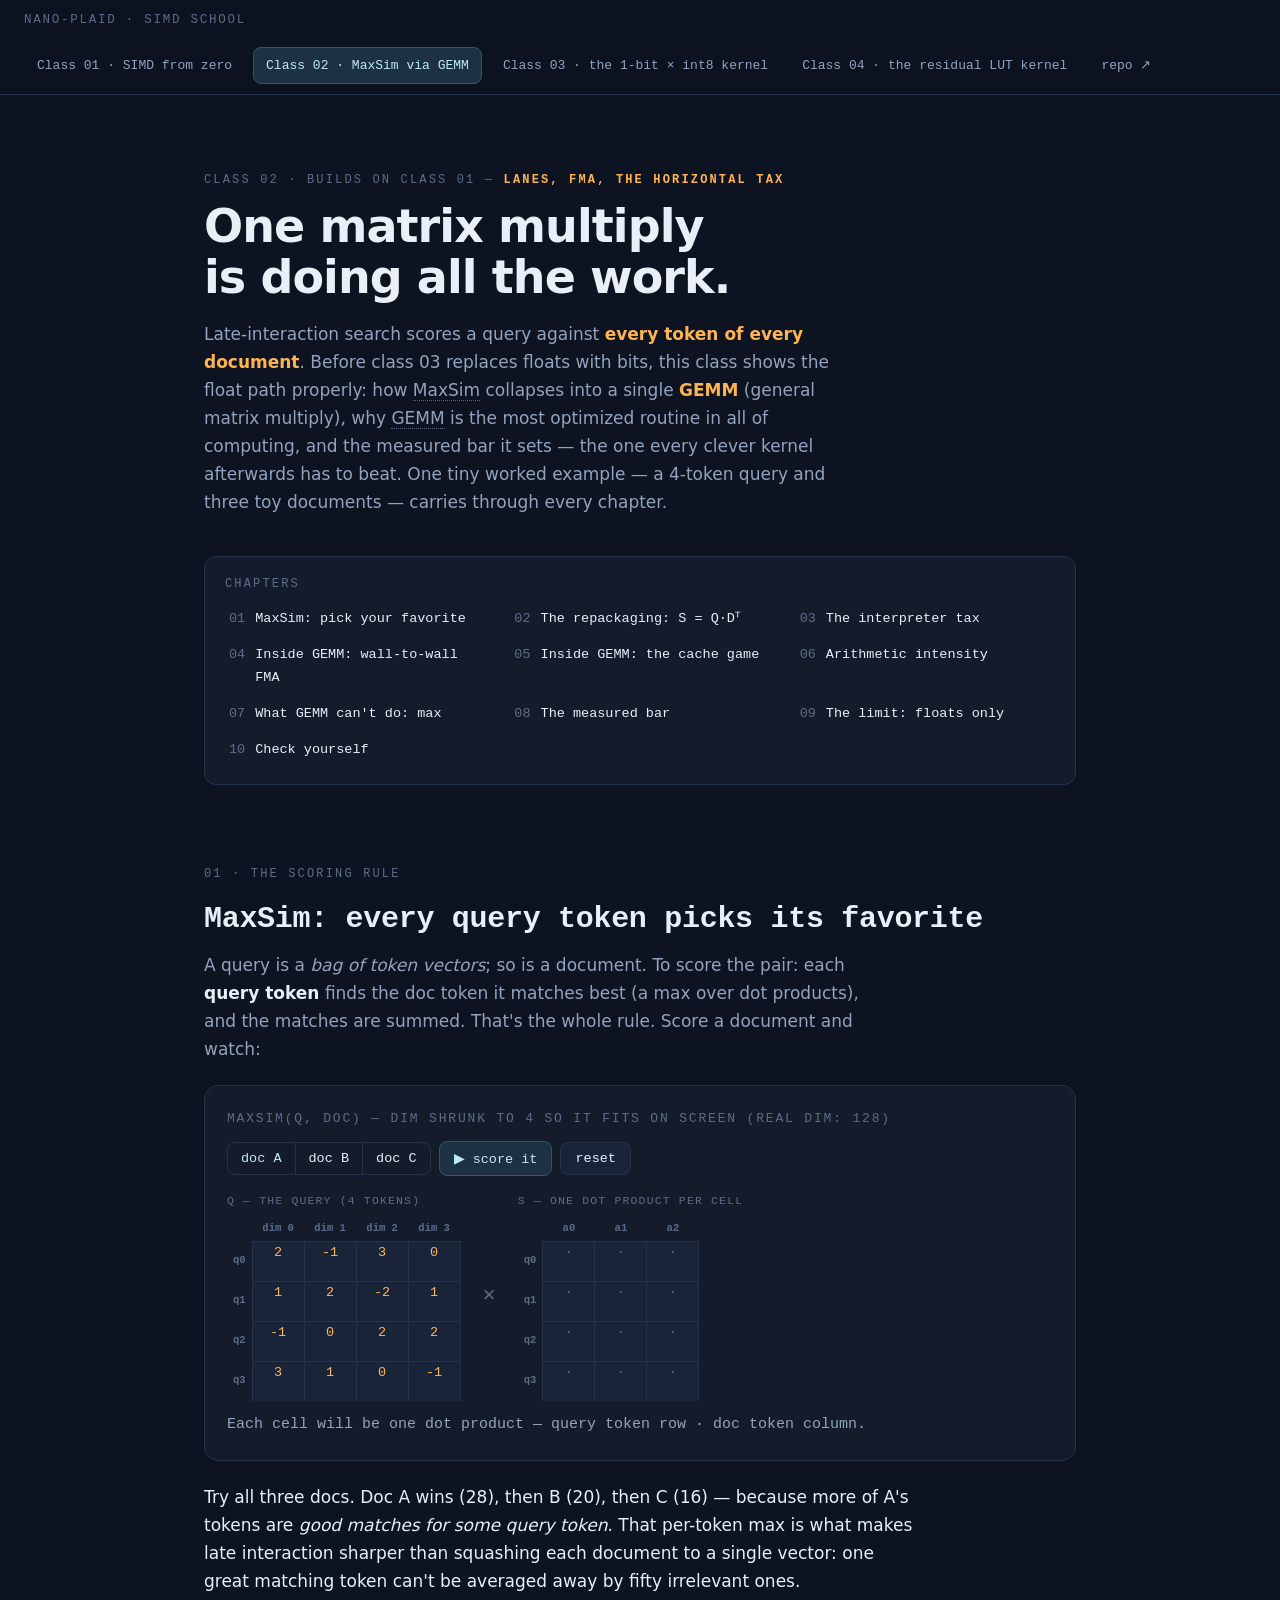
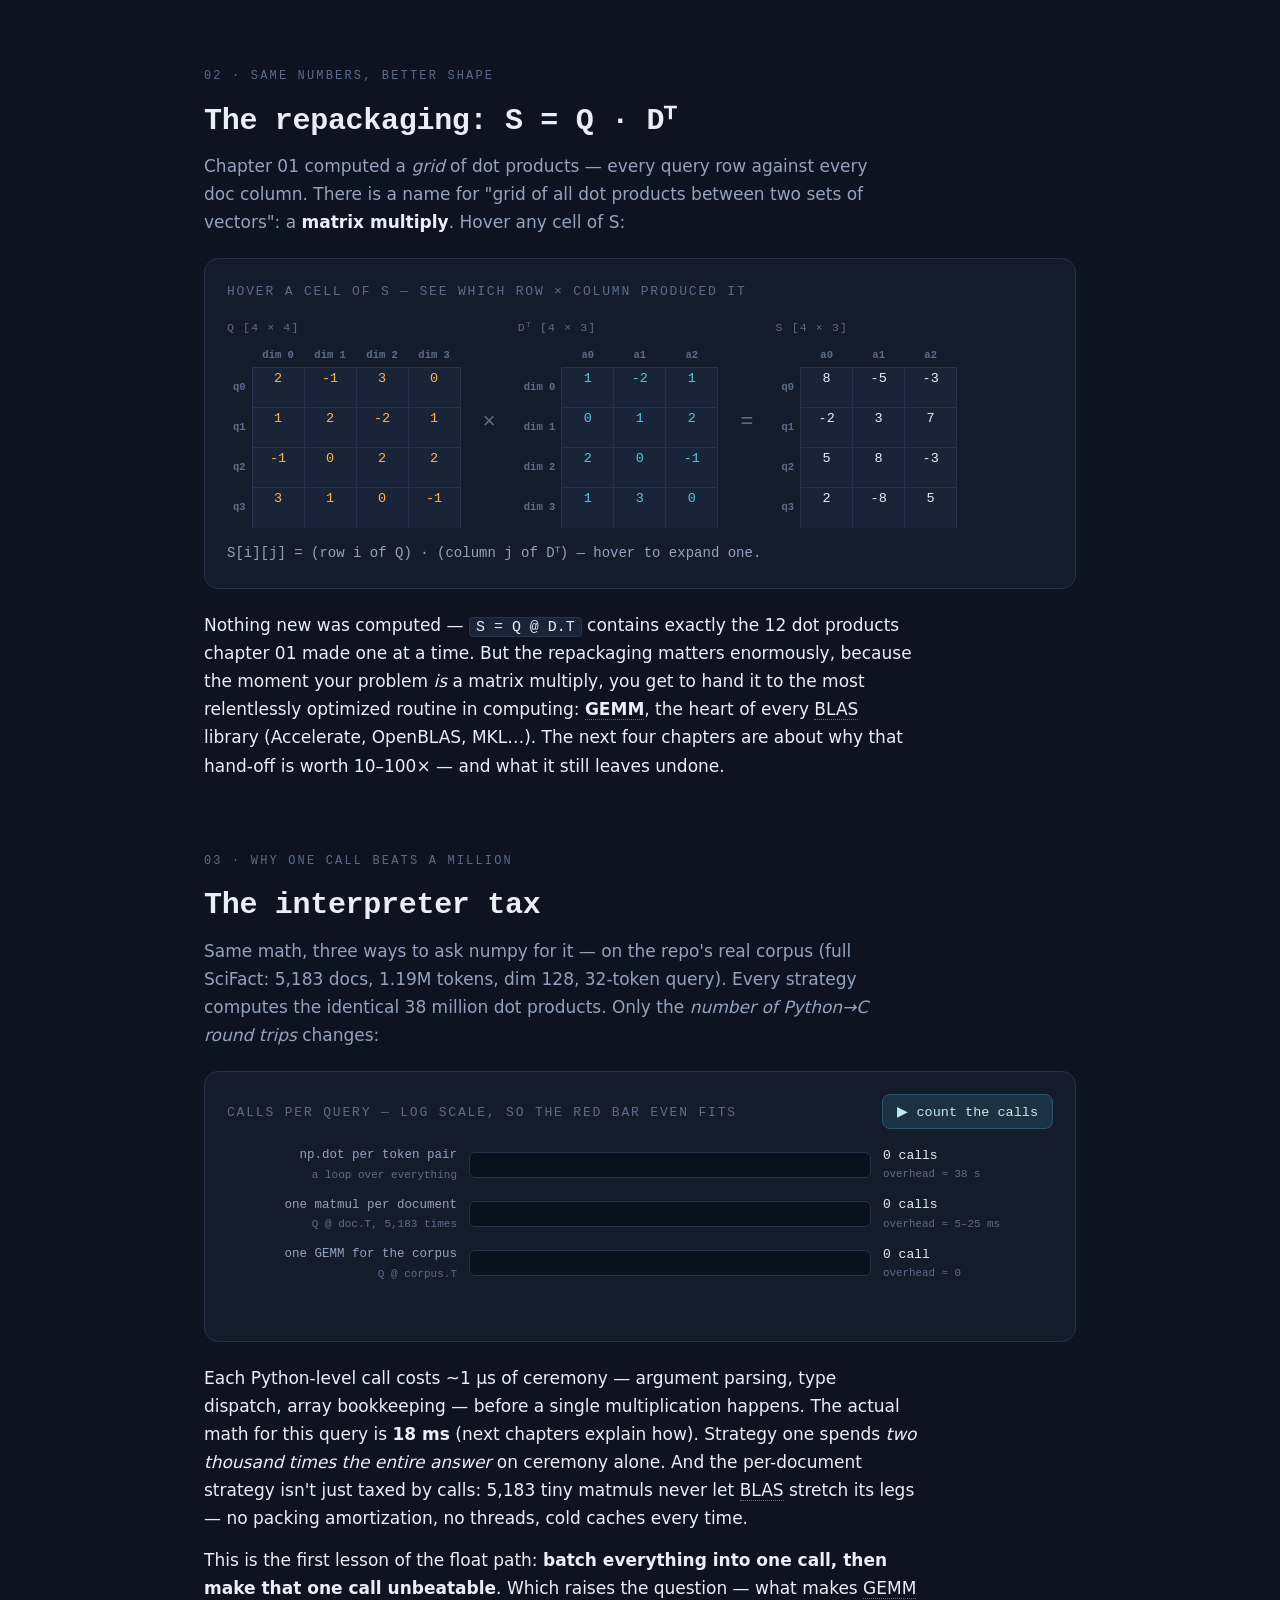
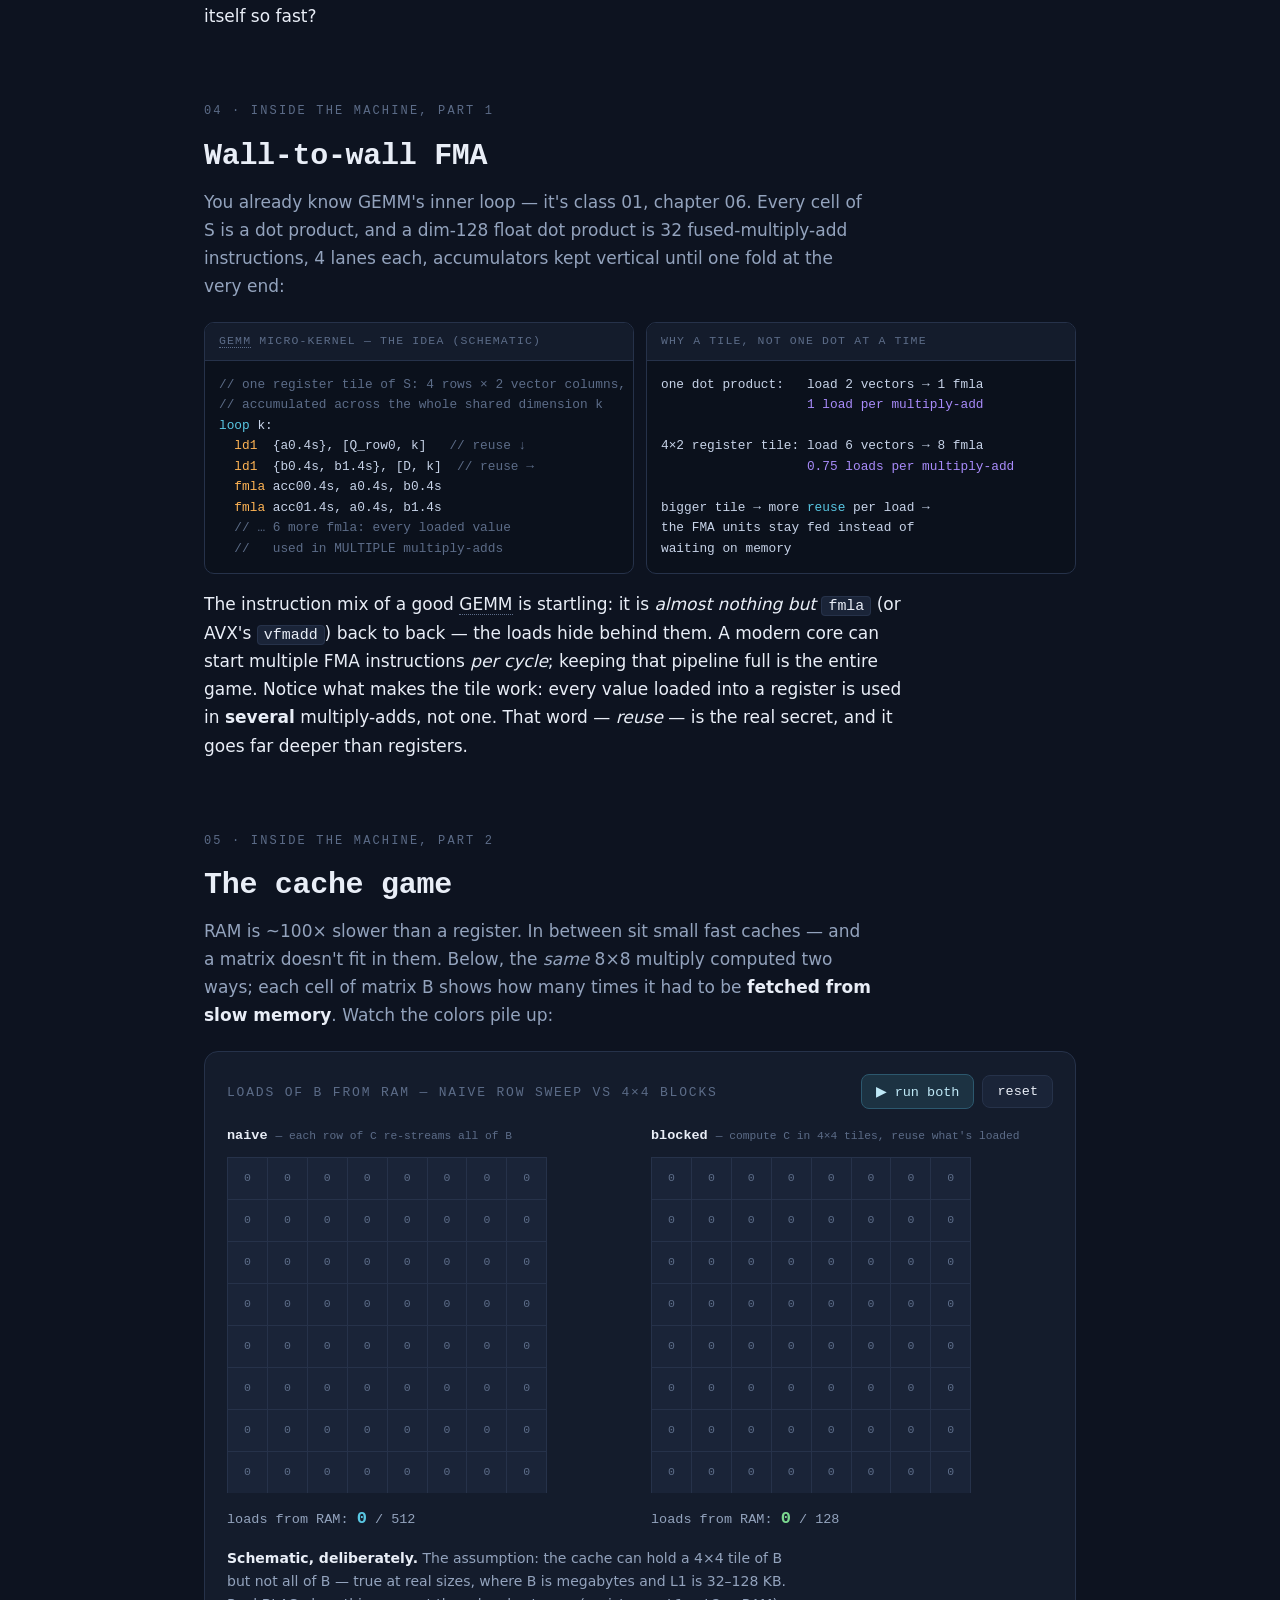
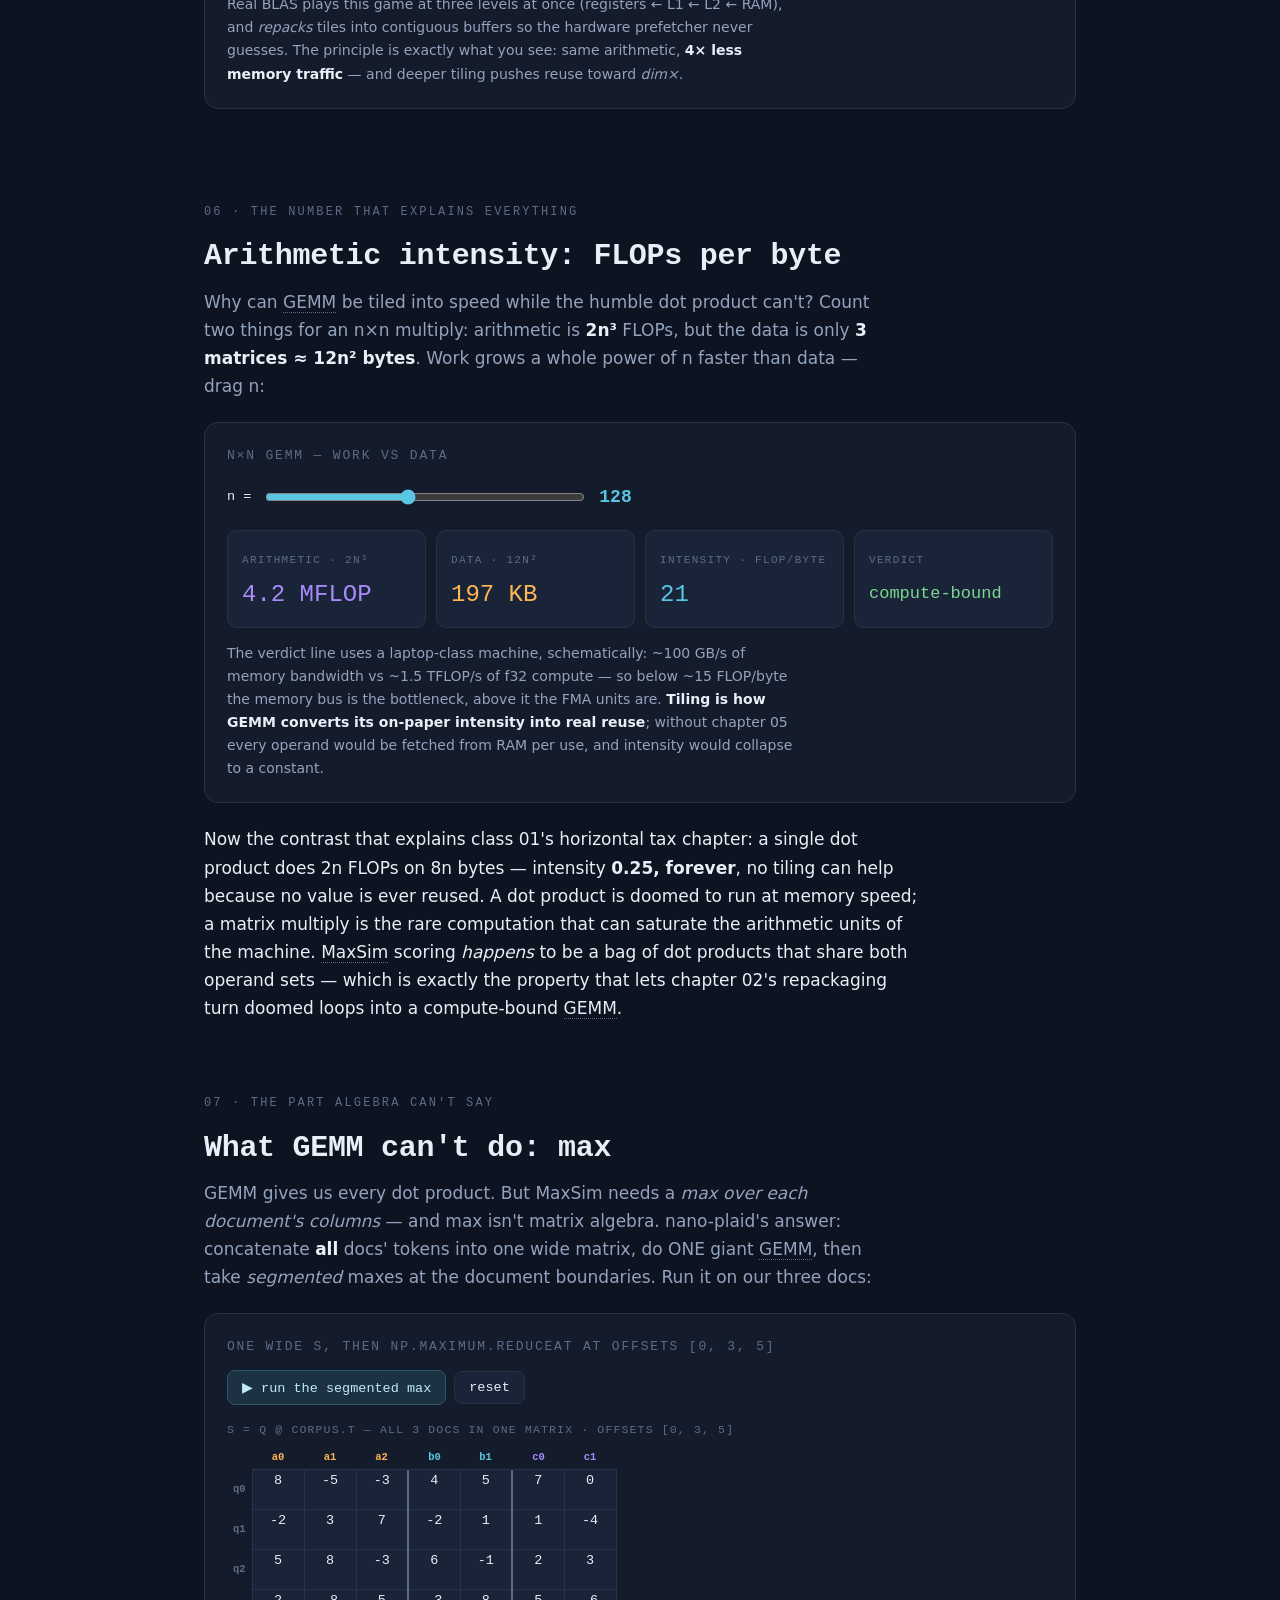
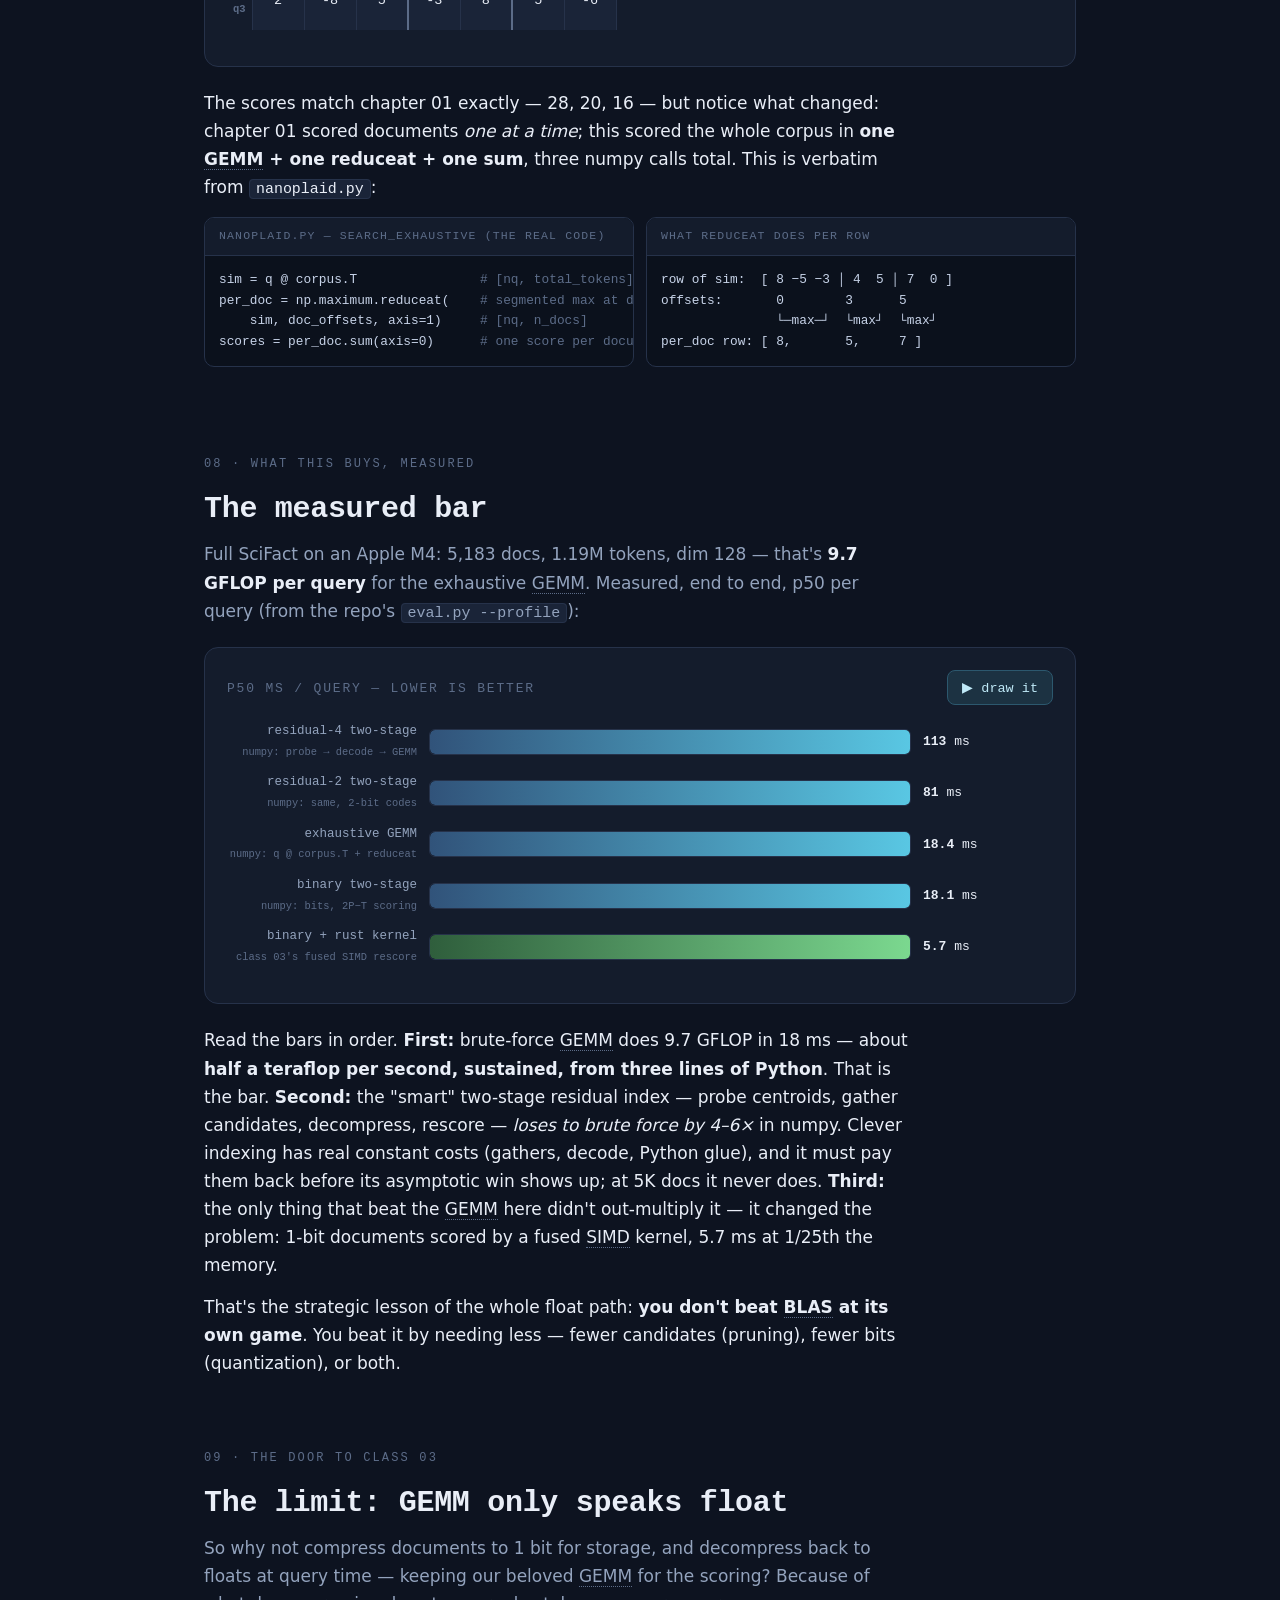
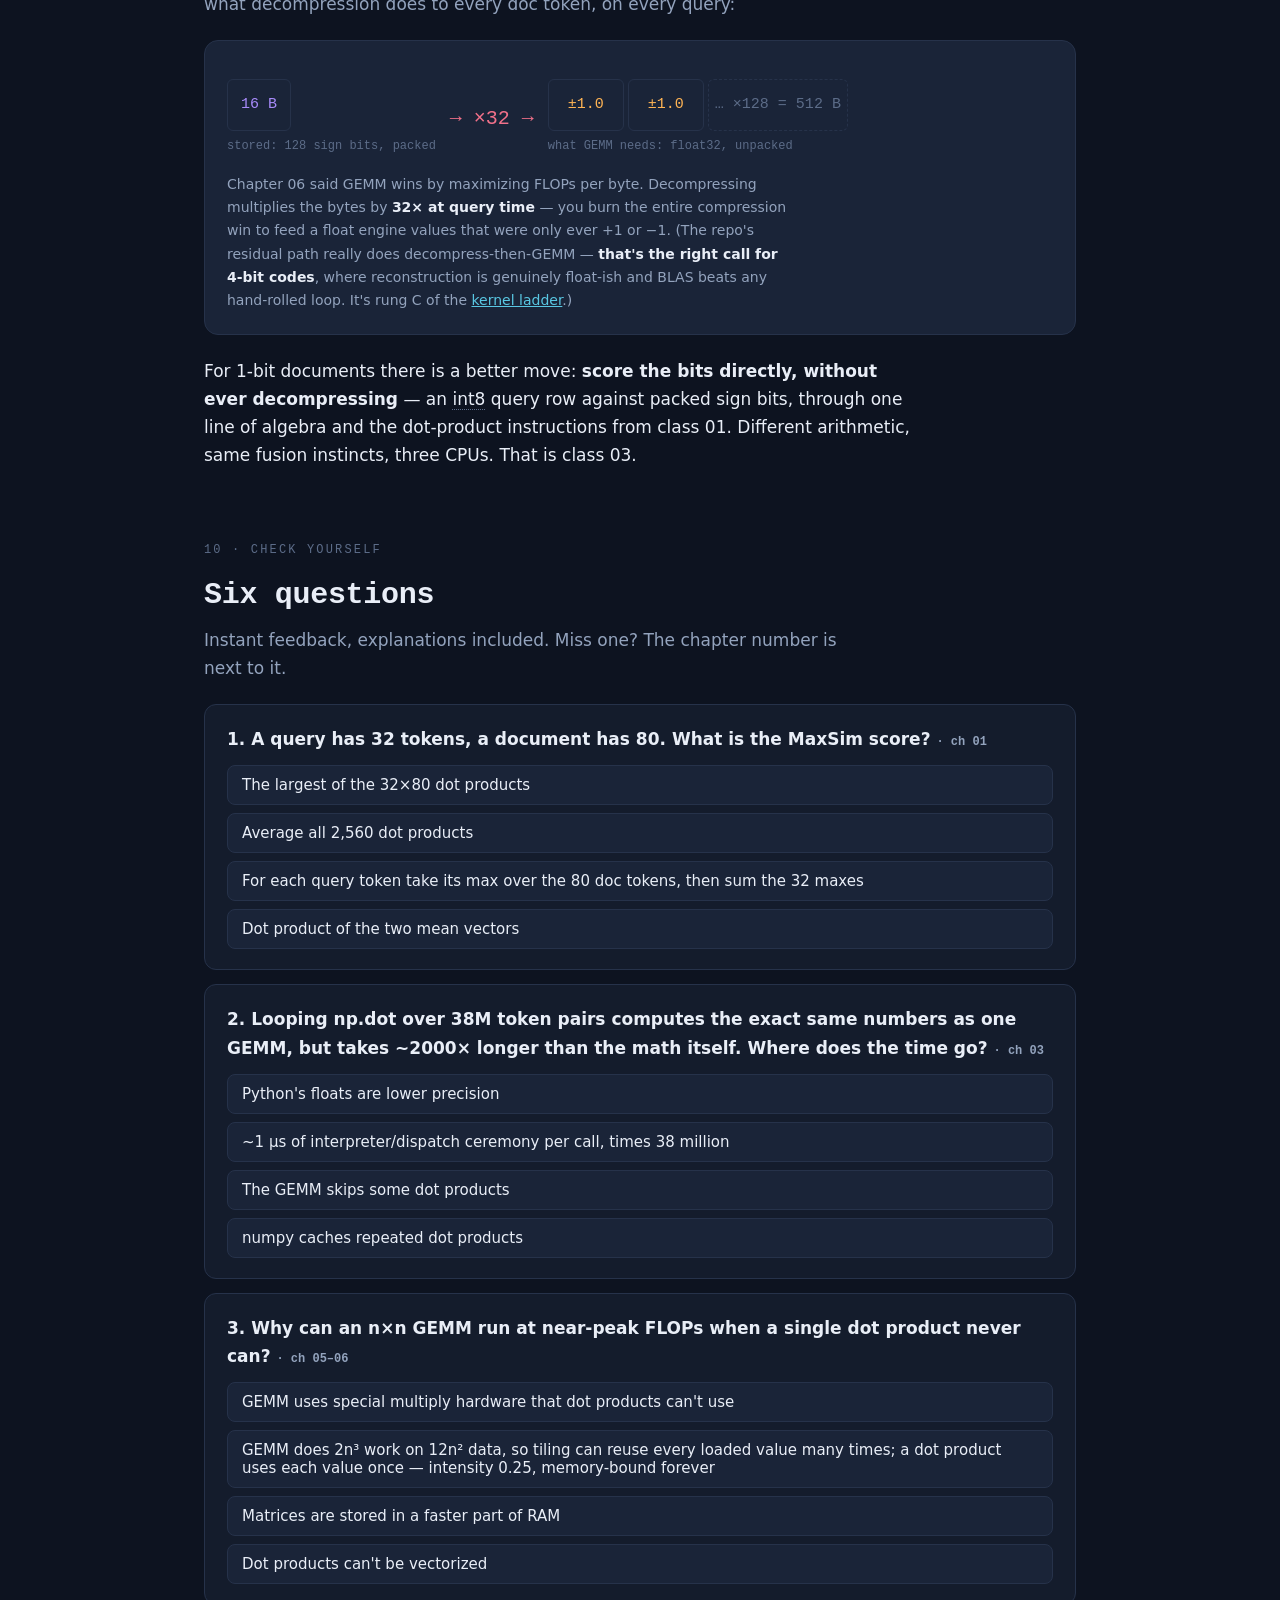
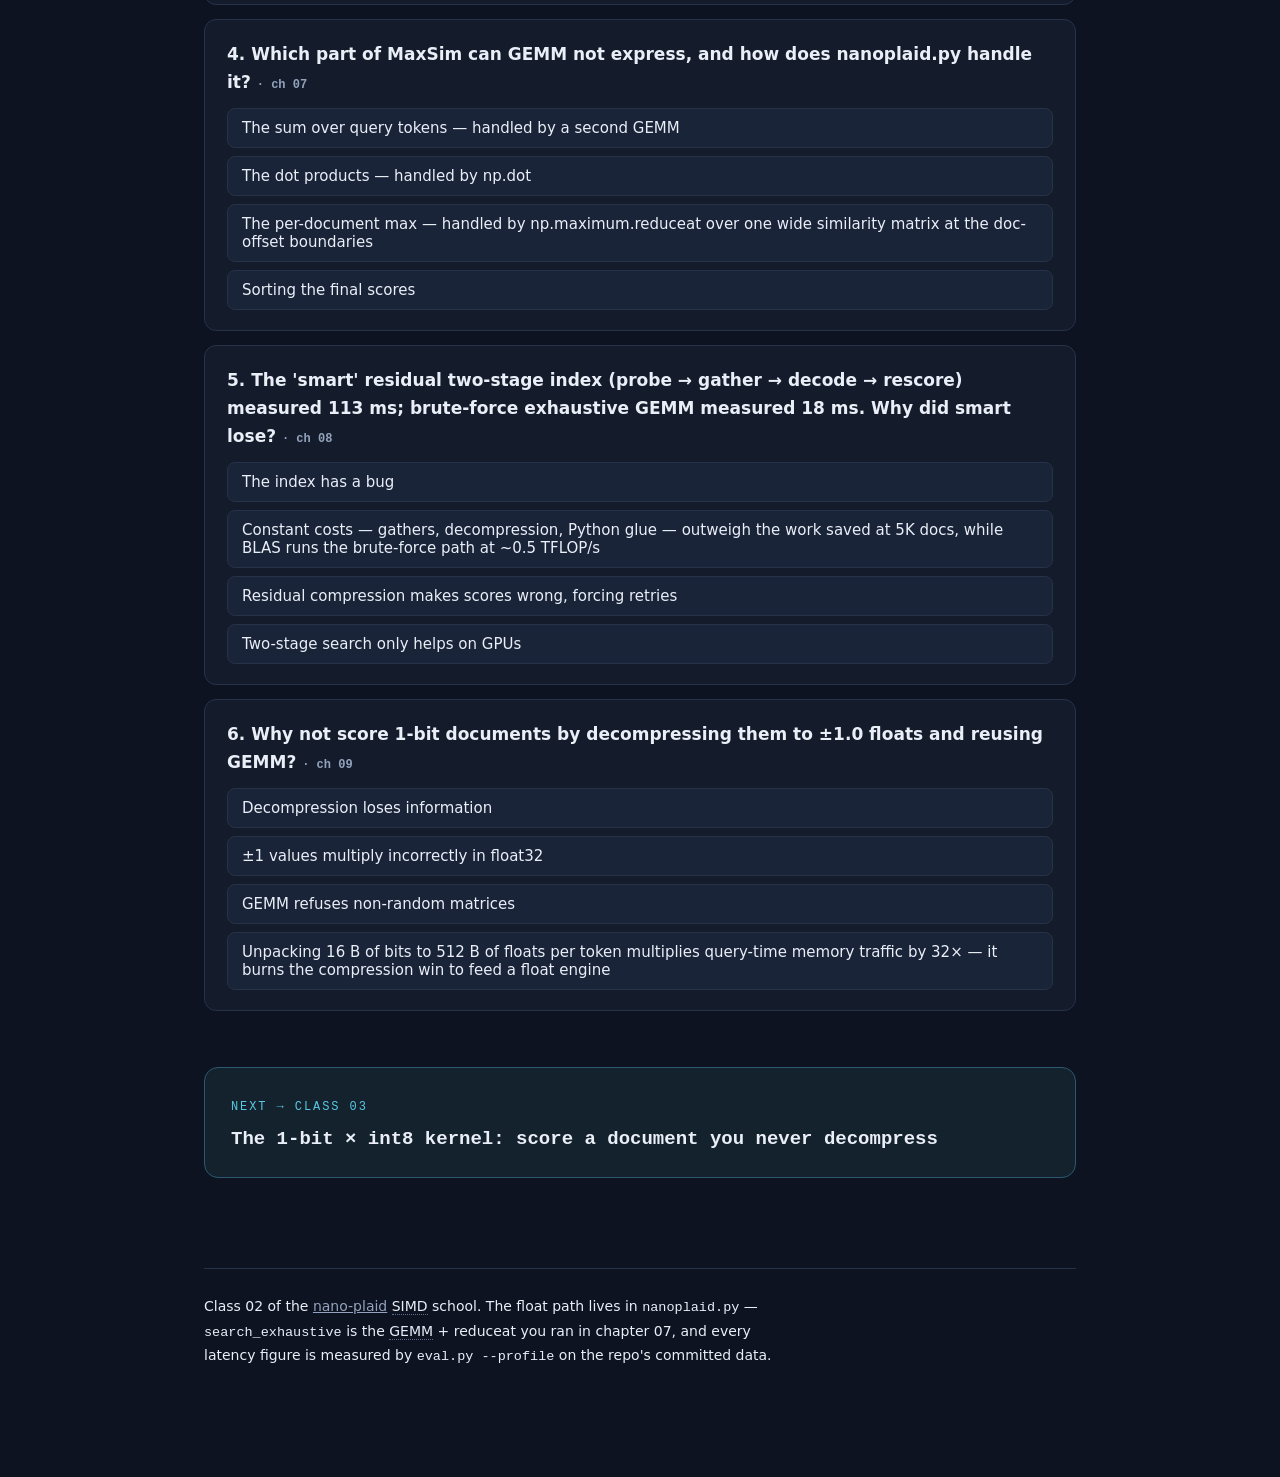
<file: docs/class2.html>
<!DOCTYPE html>
<html lang="en">
<head>
<meta charset="utf-8">
<meta name="viewport" content="width=device-width, initial-scale=1">
<title>Class 02 · MaxSim via GEMM — nano-plaid SIMD school</title>
<link rel="stylesheet" href="course.css">
<style>
  /* ── class-2 specific components ── */
  /* matrix tables — undo course.css's full-width table defaults */
  .mx,.bgrid{width:auto;min-width:0}
  .mx{border-collapse:collapse;font-family:var(--mono);font-variant-numeric:tabular-nums}
  .mx th{font-size:10.5px;padding:3px 6px;border:0;background:none;color:var(--faint);
    font-family:var(--mono);text-transform:none;letter-spacing:0;text-align:center}
  .mx td{width:52px;height:40px;text-align:center;border:1px solid var(--line);
    font-size:13.5px;padding:0;background:var(--panel-2);color:var(--muted);
    transition:background .25s,border-color .25s,color .25s}
  .mx td.qv{color:var(--ch-a)} .mx td.dv{color:var(--ch-b)}
  .mx td.empty{color:var(--faint)}
  .mx td.filled{color:var(--ink)}
  .mx td.hlrow{background:#221a0e;border-color:#7a5a2c;color:var(--ch-a)}
  .mx td.hlcol{background:#0e1c24;border-color:#2c5a6e;color:var(--ch-b)}
  .mx td.hlcell{background:#1b1430;border-color:var(--ch-r);color:var(--ch-r);font-weight:700}
  .mx td.rowmax{background:#12241a;border-color:#2f5e3c;color:var(--ok);font-weight:700}
  .mx td.dim2{opacity:.4}
  .mx-flex{display:flex;gap:22px;flex-wrap:wrap;align-items:flex-start}
  .mx-block{max-width:100%;overflow-x:auto}
  .mx-block .cap{font-family:var(--mono);font-size:11.5px;letter-spacing:.1em;
    text-transform:uppercase;color:var(--faint);margin-bottom:6px}
  .mx-op{align-self:center;font-family:var(--mono);font-size:22px;color:var(--faint)}
  .formula-line{font-family:var(--mono);font-size:14px;margin-top:14px;min-height:24px;
    color:var(--muted)}
  .formula-line b{color:var(--ch-r)}
  .score-line{font-family:var(--mono);font-size:15px;margin-top:12px;min-height:24px;color:var(--muted)}
  .score-line b{color:var(--ok);font-size:19px}
  /* doc segment headers */
  .mx th.segA{color:var(--ch-a)} .mx th.segB{color:var(--ch-b)} .mx th.segC{color:var(--ch-r)}
  .mx td.bA.rowmax,.mx td.bB.rowmax,.mx td.bC.rowmax{font-weight:700}
  .mx td.segL{border-left:2px solid var(--faint)}
  .doc-chips{display:flex;gap:10px;flex-wrap:wrap;margin-top:14px}
  .doc-chip{font-family:var(--mono);font-size:14px;padding:8px 16px;border-radius:10px;
    border:1px solid var(--line);background:var(--panel-2);color:var(--muted);
    transition:all .3s;font-variant-numeric:tabular-nums}
  .doc-chip b{font-size:18px;color:var(--ink)}
  .doc-chip.winner{border-color:#2f5e3c;background:#12241a}
  .doc-chip.winner b{color:var(--ok)}

  /* call-count race */
  .calls{display:grid;gap:10px;margin-top:16px}
  .calls-row{display:grid;grid-template-columns:minmax(180px,230px) 1fr minmax(150px,170px);gap:12px;align-items:center}
  .calls-row .lbl{font-family:var(--mono);font-size:12.5px;color:var(--muted);text-align:right}
  .calls-row .lbl small{display:block;color:var(--faint);font-size:11px}
  .calls-row .track{height:26px;background:#0b111c;border:1px solid var(--line);border-radius:6px;overflow:hidden}
  .calls-row .bar{height:100%;width:0;transition:width 1.1s cubic-bezier(.2,.8,.2,1);
    background:linear-gradient(90deg,#6e2c40,var(--bad))}
  .calls-row.mid .bar{background:linear-gradient(90deg,#31537a,var(--ch-b))}
  .calls-row.win .bar{background:linear-gradient(90deg,#2f5e3c,var(--ok))}
  .calls-row .val{font-family:var(--mono);font-size:13px;font-variant-numeric:tabular-nums;color:var(--ink)}
  .calls-row .val small{display:block;color:var(--faint)}
  .calls-verdict{font-family:var(--mono);font-size:13.5px;color:var(--muted);margin-top:14px;min-height:22px}
  .calls-verdict b{color:var(--bad)}

  /* cache game */
  .cache-wrap{display:grid;grid-template-columns:repeat(auto-fit,minmax(280px,1fr));gap:22px;margin-top:16px}
  .cache-side h4{font-family:var(--mono);font-size:13.5px;margin-bottom:10px;color:var(--ink)}
  .cache-side h4 small{color:var(--faint);font-weight:400}
  .bgrid{border-collapse:collapse}
  .bgrid td{width:32px;height:32px;border:1px solid var(--line);background:var(--panel-2);
    font-family:var(--mono);font-size:11.5px;text-align:center;color:var(--faint);
    transition:background .2s,color .2s}
  .bgrid td.h1{background:#14222e;color:var(--ch-b)}
  .bgrid td.h2{background:#1c3242;color:var(--ch-b)}
  .bgrid td.h3{background:#274a63;color:#bfe9f7}
  .bgrid td.h4{background:#31607f;color:#dff3fb}
  .bgrid td.h5,.bgrid td.h6,.bgrid td.h7,.bgrid td.h8{background:#3c789e;color:#fff}
  .load-count{font-family:var(--mono);font-size:13.5px;margin-top:12px;color:var(--muted);
    font-variant-numeric:tabular-nums}
  .load-count b{color:var(--ch-b);font-size:17px}
  .cache-side.blocked .load-count b{color:var(--ok)}

  /* intensity readouts */
  .id-readout{display:grid;grid-template-columns:repeat(auto-fit,minmax(150px,1fr));gap:10px;margin-top:18px}
  .id-box{border:1px solid var(--line);border-radius:10px;padding:12px 14px;background:var(--panel-2)}
  .id-box .lab{font-family:var(--mono);font-size:11px;letter-spacing:.12em;
    text-transform:uppercase;color:var(--faint)}
  .id-box .val{font-family:var(--mono);font-size:24px;margin-top:4px;font-variant-numeric:tabular-nums}
  .id-box.f .val{color:var(--ch-r)} .id-box.b .val{color:var(--ch-a)} .id-box.i .val{color:var(--ch-b)}
  .id-box.v .val{font-size:17px;padding-top:5px}
  .id-box.v.membound .val{color:var(--bad)} .id-box.v.compbound .val{color:var(--ok)}
  .sliderline{display:flex;gap:14px;align-items:center;font-family:var(--mono);font-size:13.5px;flex-wrap:wrap}
  input[type=range]{accent-color:var(--ch-b);width:min(320px,60vw)}
  input[type=range]:focus-visible{outline:2px solid var(--ch-b);outline-offset:4px}

  /* decompress strip (ch09) */
  .blow-up{display:flex;gap:14px;align-items:center;flex-wrap:wrap;margin:16px 0}
  .blow-up .arrow{font-family:var(--mono);font-size:20px;color:var(--bad)}
  .blow-cap{font-family:var(--mono);font-size:12px;color:var(--faint);margin-top:6px}
</style>
</head>
<body>
<div class="course-bar">
  <span class="brand">nano-plaid · SIMD school</span>
  <nav class="tabs" aria-label="Classes">
    <a href="./" class="tab">Class 01 · SIMD from zero</a>
    <a href="class2.html" class="tab active">Class 02 · MaxSim via GEMM</a>
    <a href="class3.html" class="tab">Class 03 · the 1-bit × int8 kernel</a>
    <a href="class4.html" class="tab">Class 04 · the residual LUT kernel</a>
    <a href="https://github.com/joe32140/nano-plaid" class="tab">repo ↗</a>
  </nav>
</div>

<main>
<header>
  <span class="eyebrow">class 02 · builds on class 01 — <b>lanes, FMA, the horizontal tax</b></span>
  <h1>One matrix multiply is doing all the work.</h1>
  <p class="hero-sub">Late-interaction search scores a query against <b>every token of every
  document</b>. Before class 03 replaces floats with bits, this class shows the float path
  properly: how MaxSim collapses into a single <b>GEMM</b> (general matrix multiply), why GEMM
  is the most optimized routine in all of computing, and the measured bar it sets — the one
  every clever kernel afterwards has to beat. One tiny worked example — a 4-token query and
  three toy documents — carries through every chapter.</p>

  <nav class="toc" aria-label="Chapters">
    <span class="eyebrow">chapters</span>
    <ol>
      <li><a href="#g1"><span class="n">01</span> MaxSim: pick your favorite</a></li>
      <li><a href="#g2"><span class="n">02</span> The repackaging: S = Q·Dᵀ</a></li>
      <li><a href="#g3"><span class="n">03</span> The interpreter tax</a></li>
      <li><a href="#g4"><span class="n">04</span> Inside GEMM: wall-to-wall FMA</a></li>
      <li><a href="#g5"><span class="n">05</span> Inside GEMM: the cache game</a></li>
      <li><a href="#g6"><span class="n">06</span> Arithmetic intensity</a></li>
      <li><a href="#g7"><span class="n">07</span> What GEMM can't do: max</a></li>
      <li><a href="#g8"><span class="n">08</span> The measured bar</a></li>
      <li><a href="#g9"><span class="n">09</span> The limit: floats only</a></li>
      <li><a href="#g10"><span class="n">10</span> Check yourself</a></li>
    </ol>
  </nav>
</header>

<!-- ═══ 01 MAXSIM ═══ -->
<section id="g1">
  <span class="eyebrow">01 · the scoring rule</span>
  <h2>MaxSim: every query token picks its favorite</h2>
  <p class="lede">A query is a <em>bag of token vectors</em>; so is a document. To score the
  pair: each <strong>query token</strong> finds the doc token it matches best (a max over dot
  products), and the matches are summed. That's the whole rule. Score a document and watch:</p>

  <div class="widget">
    <div class="widget-head">
      <span class="widget-title">maxsim(Q, doc) — dim shrunk to 4 so it fits on screen (real dim: 128)</span>
      <div class="controls">
        <div class="seg" role="group" aria-label="pick a document">
          <button id="msDocA" aria-pressed="true">doc A</button>
          <button id="msDocB" aria-pressed="false">doc B</button>
          <button id="msDocC" aria-pressed="false">doc C</button>
        </div>
        <button class="primary" id="msRun">▶ score it</button>
        <button id="msReset">reset</button>
      </div>
    </div>
    <div class="mx-flex" id="msArea"></div>
    <div class="score-line" id="msScore">Each cell will be one dot product — query token row · doc token column.</div>
  </div>

  <p>Try all three docs. Doc A wins (28), then B (20), then C (16) — because more of A's tokens
  are <em>good matches for some query token</em>. That per-token max is what makes late
  interaction sharper than squashing each document to a single vector: one great matching token
  can't be averaged away by fifty irrelevant ones.</p>
</section>

<!-- ═══ 02 REPACKAGING ═══ -->
<section id="g2">
  <span class="eyebrow">02 · same numbers, better shape</span>
  <h2>The repackaging: S = Q · Dᵀ</h2>
  <p class="lede">Chapter 01 computed a <em>grid</em> of dot products — every query row against
  every doc column. There is a name for "grid of all dot products between two sets of vectors":
  a <strong>matrix multiply</strong>. Hover any cell of S:</p>

  <div class="widget">
    <div class="widget-head">
      <span class="widget-title">hover a cell of S — see which row × column produced it</span>
    </div>
    <div class="mx-flex" id="mmArea"></div>
    <div class="formula-line" id="mmFormula">S[i][j] = (row i of Q) · (column j of Dᵀ) — hover to expand one.</div>
  </div>

  <p>Nothing new was computed — <code>S = Q @ D.T</code> contains exactly the 12 dot products
  chapter 01 made one at a time. But the repackaging matters enormously, because the moment
  your problem <em>is</em> a matrix multiply, you get to hand it to the most relentlessly
  optimized routine in computing: <strong>GEMM</strong>, the heart of every BLAS library
  (Accelerate, OpenBLAS, MKL…). The next four chapters are about why that hand-off is worth
  10–100× — and what it still leaves undone.</p>
</section>

<!-- ═══ 03 INTERPRETER TAX ═══ -->
<section id="g3">
  <span class="eyebrow">03 · why one call beats a million</span>
  <h2>The interpreter tax</h2>
  <p class="lede">Same math, three ways to ask numpy for it — on the repo's real corpus (full
  SciFact: 5,183 docs, 1.19M tokens, dim 128, 32-token query). Every strategy computes the
  identical 38 million dot products. Only the <em>number of Python→C round trips</em> changes:</p>

  <div class="widget">
    <div class="widget-head">
      <span class="widget-title">calls per query — log scale, so the red bar even fits</span>
      <div class="controls"><button class="primary" id="callsRun">▶ count the calls</button></div>
    </div>
    <div class="calls">
      <div class="calls-row" id="cr0">
        <div class="lbl">np.dot per token pair<small>a loop over everything</small></div>
        <div class="track"><div class="bar"></div></div>
        <div class="val"><span class="n">0</span> calls<small>overhead ≈ 38 s</small></div>
      </div>
      <div class="calls-row mid" id="cr1">
        <div class="lbl">one matmul per document<small>Q @ doc.T, 5,183 times</small></div>
        <div class="track"><div class="bar"></div></div>
        <div class="val"><span class="n">0</span> calls<small>overhead ≈ 5–25 ms</small></div>
      </div>
      <div class="calls-row win" id="cr2">
        <div class="lbl">one GEMM for the corpus<small>Q @ corpus.T</small></div>
        <div class="track"><div class="bar"></div></div>
        <div class="val"><span class="n">0</span> call<small>overhead ≈ 0</small></div>
      </div>
    </div>
    <div class="calls-verdict" id="callsVerdict"></div>
  </div>

  <p>Each Python-level call costs ~1 µs of ceremony — argument parsing, type dispatch, array
  bookkeeping — before a single multiplication happens. The actual math for this query is
  <strong>18 ms</strong> (next chapters explain how). Strategy one spends <em>two thousand
  times the entire answer</em> on ceremony alone. And the per-document strategy isn't just
  taxed by calls: 5,183 tiny matmuls never let BLAS stretch its legs — no packing amortization,
  no threads, cold caches every time.</p>
  <p>This is the first lesson of the float path: <strong>batch everything into one call, then
  make that one call unbeatable</strong>. Which raises the question — what makes GEMM itself
  so fast?</p>
</section>

<!-- ═══ 04 FMA ═══ -->
<section id="g4">
  <span class="eyebrow">04 · inside the machine, part 1</span>
  <h2>Wall-to-wall FMA</h2>
  <p class="lede">You already know GEMM's inner loop — it's class 01, chapter 06. Every cell of
  S is a dot product, and a dim-128 float dot product is 32 fused-multiply-add instructions,
  4 lanes each, accumulators kept vertical until one fold at the very end:</p>

  <div class="code-cols">
    <div class="codebox"><div class="cap">GEMM micro-kernel — the idea (schematic)</div>
<pre><span class="cm">// one register tile of S: 4 rows × 2 vector columns,
// accumulated across the whole shared dimension k</span>
<span class="kw">loop</span> k:
  <span class="fn">ld1</span>  {a0.4s}, [Q_row0, k]   <span class="cm">// reuse ↓</span>
  <span class="fn">ld1</span>  {b0.4s, b1.4s}, [D, k]  <span class="cm">// reuse →</span>
  <span class="fn">fmla</span> acc00.4s, a0.4s, b0.4s
  <span class="fn">fmla</span> acc01.4s, a0.4s, b1.4s
  <span class="cm">// … 6 more fmla: every loaded value
  //   used in MULTIPLE multiply-adds</span></pre></div>
    <div class="codebox"><div class="cap">why a tile, not one dot at a time</div>
<pre>one dot product:   load 2 vectors → 1 fmla
                   <span class="lit">1 load per multiply-add</span>

4×2 register tile: load 6 vectors → 8 fmla
                   <span class="lit">0.75 loads per multiply-add</span>

bigger tile → more <span class="kw">reuse</span> per load →
the FMA units stay fed instead of
waiting on memory</pre></div>
  </div>

  <p>The instruction mix of a good GEMM is startling: it is <em>almost nothing but</em>
  <code>fmla</code> (or AVX's <code>vfmadd</code>) back to back — the loads hide behind them.
  A modern core can start multiple FMA instructions <em>per cycle</em>; keeping that pipeline
  full is the entire game. Notice what makes the tile work: every value loaded into a register
  is used in <strong>several</strong> multiply-adds, not one. That word — <em>reuse</em> — is
  the real secret, and it goes far deeper than registers.</p>
</section>

<!-- ═══ 05 CACHE GAME ═══ -->
<section id="g5">
  <span class="eyebrow">05 · inside the machine, part 2</span>
  <h2>The cache game</h2>
  <p class="lede">RAM is ~100× slower than a register. In between sit small fast caches — and a
  matrix doesn't fit in them. Below, the <em>same</em> 8×8 multiply computed two ways; each
  cell of matrix B shows how many times it had to be <strong>fetched from slow memory</strong>.
  Watch the colors pile up:</p>

  <div class="widget">
    <div class="widget-head">
      <span class="widget-title">loads of B from RAM — naive row sweep vs 4×4 blocks</span>
      <div class="controls">
        <button class="primary" id="cgRun">▶ run both</button>
        <button id="cgReset">reset</button>
      </div>
    </div>
    <div class="cache-wrap">
      <div class="cache-side" id="cgNaive">
        <h4>naive <small>— each row of C re-streams all of B</small></h4>
        <table class="bgrid" aria-label="B matrix, naive load counts"></table>
        <div class="load-count">loads from RAM: <b>0</b> / 512</div>
      </div>
      <div class="cache-side blocked" id="cgBlocked">
        <h4>blocked <small>— compute C in 4×4 tiles, reuse what's loaded</small></h4>
        <table class="bgrid" aria-label="B matrix, blocked load counts"></table>
        <div class="load-count">loads from RAM: <b>0</b> / 128</div>
      </div>
    </div>
    <p class="note"><b>Schematic, deliberately.</b> The assumption: the cache can hold a 4×4
    tile of B but not all of B — true at real sizes, where B is megabytes and L1 is 32–128 KB.
    Real BLAS plays this game at three levels at once (registers ← L1 ← L2 ← RAM), and
    <em>repacks</em> tiles into contiguous buffers so the hardware prefetcher never guesses.
    The principle is exactly what you see: same arithmetic, <b>4× less memory traffic</b> —
    and deeper tiling pushes reuse toward <em>dim×</em>.</p>
  </div>
</section>

<!-- ═══ 06 INTENSITY ═══ -->
<section id="g6">
  <span class="eyebrow">06 · the number that explains everything</span>
  <h2>Arithmetic intensity: FLOPs per byte</h2>
  <p class="lede">Why can GEMM be tiled into speed while the humble dot product can't? Count
  two things for an n×n multiply: arithmetic is <strong>2n³</strong> FLOPs, but the data is
  only <strong>3 matrices ≈ 12n² bytes</strong>. Work grows a whole power of n faster than
  data — drag n:</p>

  <div class="widget">
    <div class="widget-head"><span class="widget-title">n×n GEMM — work vs data</span></div>
    <div class="sliderline">
      <label for="aiSlider">n =</label>
      <input type="range" id="aiSlider" min="0" max="9" value="4" step="1"
             aria-label="matrix size n, powers of two from 8 to 4096">
      <b id="aiN" style="color:var(--ch-b);font-size:18px">128</b>
    </div>
    <div class="id-readout">
      <div class="id-box f"><span class="lab">arithmetic · 2n³</span><div class="val" id="aiFlops">4.2 MFLOP</div></div>
      <div class="id-box b"><span class="lab">data · 12n²</span><div class="val" id="aiBytes">197 KB</div></div>
      <div class="id-box i"><span class="lab">intensity · FLOP/byte</span><div class="val" id="aiInt">21</div></div>
      <div class="id-box v" id="aiVerdictBox"><span class="lab">verdict</span><div class="val" id="aiVerdict">—</div></div>
    </div>
    <p class="note">The verdict line uses a laptop-class machine, schematically: ~100 GB/s of
    memory bandwidth vs ~1.5 TFLOP/s of f32 compute — so below ~15 FLOP/byte the memory bus is
    the bottleneck, above it the FMA units are. <b>Tiling is how GEMM converts its
    on-paper intensity into real reuse</b>; without chapter 05 every operand would be fetched
    from RAM per use, and intensity would collapse to a constant.</p>
  </div>

  <p>Now the contrast that explains class 01's horizontal tax chapter: a single dot product does
  2n FLOPs on 8n bytes — intensity <strong>0.25, forever</strong>, no tiling can help because
  no value is ever reused. A dot product is doomed to run at memory speed; a matrix multiply
  is the rare computation that can saturate the arithmetic units of the machine. MaxSim scoring
  <em>happens</em> to be a bag of dot products that share both operand sets — which is exactly
  the property that lets chapter 02's repackaging turn doomed loops into a compute-bound GEMM.</p>
</section>

<!-- ═══ 07 REDUCEAT ═══ -->
<section id="g7">
  <span class="eyebrow">07 · the part algebra can't say</span>
  <h2>What GEMM can't do: max</h2>
  <p class="lede">GEMM gives us every dot product. But MaxSim needs a <em>max over each
  document's columns</em> — and max isn't matrix algebra. nano-plaid's answer: concatenate
  <strong>all</strong> docs' tokens into one wide matrix, do ONE giant GEMM, then take
  <em>segmented</em> maxes at the document boundaries. Run it on our three docs:</p>

  <div class="widget">
    <div class="widget-head">
      <span class="widget-title">one wide S, then np.maximum.reduceat at offsets [0, 3, 5]</span>
      <div class="controls">
        <button class="primary" id="raRun">▶ run the segmented max</button>
        <button id="raReset">reset</button>
      </div>
    </div>
    <div class="mx-flex" id="raArea"></div>
    <div class="doc-chips" id="raChips" aria-live="polite"></div>
  </div>

  <p>The scores match chapter 01 exactly — 28, 20, 16 — but notice what changed: chapter 01
  scored documents <em>one at a time</em>; this scored the whole corpus in <strong>one GEMM +
  one reduceat + one sum</strong>, three numpy calls total. This is verbatim from
  <code>nanoplaid.py</code>:</p>

  <div class="code-cols">
    <div class="codebox"><div class="cap">nanoplaid.py — search_exhaustive (the real code)</div>
<pre>sim = q @ corpus.T                <span class="cm"># [nq, total_tokens] — THE GEMM</span>
per_doc = np.maximum.reduceat(    <span class="cm"># segmented max at doc starts</span>
    sim, doc_offsets, axis=1)     <span class="cm"># [nq, n_docs]</span>
scores = per_doc.sum(axis=0)      <span class="cm"># one score per document</span></pre></div>
    <div class="codebox"><div class="cap">what reduceat does per row</div>
<pre>row of sim:  [ 8 −5 −3 │ 4  5 │ 7  0 ]
offsets:       0        3      5
               └─max─┘  └max┘  └max┘
per_doc row: [ 8,       5,     7 ]</pre></div>
  </div>
</section>

<!-- ═══ 08 MEASURED BAR ═══ -->
<section id="g8">
  <span class="eyebrow">08 · what this buys, measured</span>
  <h2>The measured bar</h2>
  <p class="lede">Full SciFact on an Apple M4: 5,183 docs, 1.19M tokens, dim 128 — that's
  <strong>9.7 GFLOP per query</strong> for the exhaustive GEMM. Measured, end to end, p50 per
  query (from the repo's <code>eval.py --profile</code>):</p>

  <div class="widget">
    <div class="widget-head">
      <span class="widget-title">p50 ms / query — lower is better</span>
      <div class="controls"><button class="primary" id="benchRun">▶ draw it</button></div>
    </div>
    <div class="bench" id="benchArea"></div>
    <p class="note" id="benchNote"></p>
  </div>

  <p>Read the bars in order. <strong>First:</strong> brute-force GEMM does 9.7 GFLOP in 18 ms —
  about <b>half a teraflop per second, sustained, from three lines of Python</b>. That is the
  bar. <strong>Second:</strong> the "smart" two-stage residual index — probe centroids, gather
  candidates, decompress, rescore — <em>loses to brute force by 4–6×</em> in numpy. Clever
  indexing has real constant costs (gathers, decode, Python glue), and it must pay them back
  before its asymptotic win shows up; at 5K docs it never does. <strong>Third:</strong> the only
  thing that beat the GEMM here didn't out-multiply it — it changed the problem: 1-bit documents
  scored by a fused SIMD kernel, 5.7 ms at 1/25th the memory.</p>
  <p>That's the strategic lesson of the whole float path: <strong>you don't beat BLAS at its own
  game</strong>. You beat it by needing less — fewer candidates (pruning), fewer bits
  (quantization), or both.</p>
</section>

<!-- ═══ 09 LIMIT ═══ -->
<section id="g9">
  <span class="eyebrow">09 · the door to class 03</span>
  <h2>The limit: GEMM only speaks float</h2>
  <p class="lede">So why not compress documents to 1 bit for storage, and decompress back to
  floats at query time — keeping our beloved GEMM for the scoring? Because of what
  decompression does to every doc token, on every query:</p>

  <div class="widget" style="background:var(--panel-2)">
    <div class="blow-up">
      <div>
        <div class="strip"><div class="lane r" style="min-width:64px">16 B</div></div>
        <div class="blow-cap">stored: 128 sign bits, packed</div>
      </div>
      <div class="arrow">→ ×32 →</div>
      <div>
        <div class="strip"><div class="lane a" style="min-width:76px">±1.0</div><div class="lane a" style="min-width:76px">±1.0</div><div class="lane a ghost" style="min-width:96px">… ×128 = 512 B</div></div>
        <div class="blow-cap">what GEMM needs: float32, unpacked</div>
      </div>
    </div>
    <p class="note">Chapter 06 said GEMM wins by maximizing FLOPs per byte. Decompressing
    multiplies the bytes by <b>32× at query time</b> — you burn the entire compression win to
    feed a float engine values that were only ever +1 or −1. (The repo's residual path really
    does decompress-then-GEMM — <b>that's the right call for 4-bit codes</b>, where
    reconstruction is genuinely float-ish and BLAS beats any hand-rolled loop. It's rung C of
    the <a href="https://github.com/joe32140/nano-plaid/tree/main/kernels">kernel ladder</a>.)</p>
  </div>

  <p>For 1-bit documents there is a better move: <strong>score the bits directly, without ever
  decompressing</strong> — an int8 query row against packed sign bits, through one line of
  algebra and the dot-product instructions from class 01. Different arithmetic, same fusion
  instincts, three CPUs. That is class 03.</p>
</section>

<!-- ═══ 10 QUIZ ═══ -->
<section id="g10">
  <span class="eyebrow">10 · check yourself</span>
  <h2>Six questions</h2>
  <p class="lede">Instant feedback, explanations included. Miss one? The chapter number is next
  to it.</p>
  <div id="quiz"></div>
  <div class="score" id="scoreLine"></div>
</section>

<a class="next-class" href="class3.html"><span class="k">next → class 03</span>
<span class="t">The 1-bit × int8 kernel: score a document you never decompress</span></a>

<footer>
  <p>Class 02 of the <a href="https://github.com/joe32140/nano-plaid">nano-plaid</a> SIMD
  school. The float path lives in <span class="mono">nanoplaid.py</span> —
  <span class="mono">search_exhaustive</span> is the GEMM + reduceat you ran in chapter 07,
  and every latency figure is measured by <span class="mono">eval.py --profile</span> on the
  repo's committed data.</p>
</footer>
</main>

<script>
(function(){
"use strict";
const $=id=>document.getElementById(id);
const mk=(tag,cls,txt)=>{const e=document.createElement(tag);if(cls)e.className=cls;if(txt!=null)e.textContent=txt;return e;};
const reduced=matchMedia("(prefers-reduced-motion: reduce)").matches;
const sleep=ms=>new Promise(r=>setTimeout(r,reduced?0:ms));
const fmt=n=>n.toLocaleString("en-US");

/* ── the worked example: 4 query tokens, 3 docs, dim 4 ─────────────── */
const Q=[[2,-1,3,0],[1,2,-2,1],[-1,0,2,2],[3,1,0,-1]];
const DOCS={A:[[1,0,2,1],[-2,1,0,3],[1,2,-1,0]],
            B:[[0,-1,1,2],[1,3,2,-2]],
            C:[[2,0,1,1],[-1,-2,0,1]]};
const dot=(a,b)=>a.reduce((s,x,i)=>s+x*b[i],0);

/* build an html table; cells(i,j) returns [text, className] */
function table(rows,cols,head,cells,rowHead){
  const t=mk("table","mx");
  const tr0=mk("tr");tr0.append(mk("th","",""));
  for(let j=0;j<cols;j++){const th=mk("th","",head(j));if(head.cls)th.className=head.cls(j);tr0.append(th);}
  t.append(tr0);
  for(let i=0;i<rows;i++){
    const tr=mk("tr");tr.append(mk("th","",rowHead(i)));
    for(let j=0;j<cols;j++){const[txt,cls]=cells(i,j);const td=mk("td",cls,txt);td.dataset.i=i;td.dataset.j=j;tr.append(td);}
    t.append(tr);
  }
  return t;
}
function block(cap,tbl){const b=mk("div","mx-block");b.append(mk("div","cap",cap),tbl);return b;}

/* ── 01: maxsim playground ──────────────────────────────────────────── */
(function(){
  let cur="A",running=false;
  const segBtns={A:$("msDocA"),B:$("msDocB"),C:$("msDocC")};
  function draw(){
    const D=DOCS[cur],area=$("msArea");area.innerHTML="";
    const qT=table(4,4,j=>"dim "+j,(i,j)=>[Q[i][j],"qv"],i=>"q"+i);
    const sT=table(4,D.length,j=>cur.toLowerCase()+j,()=>["·","empty"],i=>"q"+i);
    sT.id="msS";
    area.append(block("Q — the query ("+4+" tokens)",qT),
                Object.assign(mk("div","mx-op","×"),{}),
                block("S — one dot product per cell",sT));
    $("msScore").textContent="Each cell will be one dot product — query token row · doc token column.";
  }
  async function run(){
    if(running)return;running=true;
    const D=DOCS[cur],sT=$("msS"),cells=[...sT.querySelectorAll("td")];
    cells.forEach(c=>{c.textContent="·";c.className="empty";});
    for(const c of cells){
      const i=+c.dataset.i,j=+c.dataset.j;
      c.textContent=dot(Q[i],D[j]);c.className="filled";
      await sleep(90);
    }
    const maxes=[];
    for(let i=0;i<4;i++){
      const row=D.map(d=>dot(Q[i],d));
      const mj=row.indexOf(Math.max(...row));maxes.push(row[mj]);
      cells.filter(c=>+c.dataset.i===i).forEach(c=>{if(+c.dataset.j===mj)c.classList.add("rowmax");else c.classList.add("dim2");});
      await sleep(220);
    }
    $("msScore").innerHTML="score(Q, doc "+cur+") = "+maxes.join(" + ")+" = <b>"+maxes.reduce((a,b)=>a+b,0)+"</b>";
    running=false;
  }
  Object.entries(segBtns).forEach(([k,b])=>b.addEventListener("click",()=>{
    if(running)return;cur=k;
    Object.entries(segBtns).forEach(([k2,b2])=>b2.setAttribute("aria-pressed",k2===k?"true":"false"));
    draw();
  }));
  $("msRun").addEventListener("click",run);
  $("msReset").addEventListener("click",()=>{if(!running)draw();});
  draw();
})();

/* ── 02: hover S = Q·Dᵀ ─────────────────────────────────────────────── */
(function(){
  const D=DOCS.A,area=$("mmArea");
  const qT=table(4,4,j=>"dim "+j,(i,j)=>[Q[i][j],"qv"],i=>"q"+i);
  const dT=table(4,3,j=>"a"+j,(i,j)=>[D[j][i],"dv"],i=>"dim "+i);
  const sT=table(4,3,j=>"a"+j,(i,j)=>[dot(Q[i],D[j]),"filled"],i=>"q"+i);
  area.append(block("Q  [4 × 4]",qT),mk("div","mx-op","×"),
              block("Dᵀ  [4 × 3]",dT),mk("div","mx-op","="),
              block("S  [4 × 3]",sT));
  const qCells=[...qT.querySelectorAll("td")],dCells=[...dT.querySelectorAll("td")];
  sT.querySelectorAll("td").forEach(c=>{
    c.addEventListener("mouseenter",()=>{
      const i=+c.dataset.i,j=+c.dataset.j;
      qCells.forEach(q=>q.classList.toggle("hlrow",+q.dataset.i===i));
      dCells.forEach(d=>d.classList.toggle("hlcol",+d.dataset.j===j));
      c.classList.add("hlcell");
      const par=v=>v<0?"("+v+")":v;
      const terms=Q[i].map((v,k)=>par(v)+"·"+par(D[j][k])).join(" + ");
      $("mmFormula").innerHTML="S["+i+"]["+j+"] = "+terms+" = <b>"+dot(Q[i],D[j])+"</b>";
    });
    c.addEventListener("mouseleave",()=>{
      qCells.forEach(q=>q.classList.remove("hlrow"));
      dCells.forEach(d=>d.classList.remove("hlcol"));
      c.classList.remove("hlcell");
    });
  });
})();

/* ── 03: call counter race ──────────────────────────────────────────── */
(function(){
  const DATA=[{id:"cr0",calls:38.1e6,label:"38,100,000"},
              {id:"cr1",calls:5183,label:"5,183"},
              {id:"cr2",calls:1,label:"1"}];
  const LOGMAX=Math.log10(38.1e6);
  let ran=false;
  $("callsRun").addEventListener("click",()=>{
    if(ran)return;ran=true;
    DATA.forEach((d,idx)=>{
      const row=$(d.id);
      row.querySelector(".bar").style.width=(Math.max(Math.log10(d.calls),0.04)/LOGMAX*100)+"%";
      const n=row.querySelector(".n");
      if(reduced){n.textContent=d.label;return;}
      const t0=performance.now(),dur=1100;
      (function tick(){
        const p=Math.min((performance.now()-t0)/dur,1);
        n.textContent=fmt(Math.round(d.calls*(idx===0?p*p:p)));
        if(p<1)requestAnimationFrame(tick);else n.textContent=d.label;
      })();
    });
    setTimeout(()=>{$("callsVerdict").innerHTML="same 38M dot products each time — the top strategy spends <b>~38 seconds</b> on call ceremony for <b>18 ms</b> of math.";},reduced?0:1200);
  });
})();

/* ── 05: cache game ─────────────────────────────────────────────────── */
(function(){
  const sides={naive:$("cgNaive"),blocked:$("cgBlocked")};
  const grids={},counts={naive:0,blocked:0},totals={naive:512,blocked:128};
  let running=false;
  Object.entries(sides).forEach(([k,side])=>{
    const t=side.querySelector(".bgrid");t.innerHTML="";
    grids[k]=[];
    for(let i=0;i<8;i++){const tr=mk("tr");
      for(let j=0;j<8;j++){const td=mk("td","","0");grids[k].push(td);tr.append(td);}
      t.append(tr);}
  });
  function bump(k,idx,n){
    const td=grids[k][idx],v=+td.textContent+n;
    td.textContent=v;td.className="h"+Math.min(v,8);
    counts[k]+=n;
    sides[k].querySelector(".load-count b").textContent=counts[k];
  }
  function reset(){Object.keys(grids).forEach(k=>{grids[k].forEach(td=>{td.textContent="0";td.className="";});counts[k]=0;sides[k].querySelector(".load-count b").textContent="0";});}
  async function run(){
    if(running)return;running=true;reset();
    // naive: 8 sweeps, each loads all 64 elements of B once
    for(let sweep=0;sweep<8;sweep++){
      for(let idx=0;idx<64;idx++)bump("naive",idx,1);
      await sleep(240);
    }
    // blocked: C in 4×4 tiles → each 4×4 tile of B loaded twice (once per C tile-row)
    for(let ti=0;ti<2;ti++)for(let tj=0;tj<2;tj++){ // C tile (ti,tj)
      for(let tk=0;tk<2;tk++){ // B tiles (tk,tj) feed it
        for(let i=0;i<4;i++)for(let j=0;j<4;j++)bump("blocked",(tk*4+i)*8+tj*4+j,1);
        await sleep(240);
      }
    }
    running=false;
  }
  $("cgRun").addEventListener("click",run);
  $("cgReset").addEventListener("click",()=>{if(!running)reset();});
})();

/* ── 06: arithmetic intensity slider ────────────────────────────────── */
(function(){
  const RIDGE=15; // FLOP/byte, schematic laptop
  function fmtF(f){return f>=1e12?(f/1e12).toFixed(1)+" TFLOP":f>=1e9?(f/1e9).toFixed(1)+" GFLOP":f>=1e6?(f/1e6).toFixed(1)+" MFLOP":Math.round(f/1e3)+" kFLOP";}
  function fmtB(b){return b>=1e9?(b/1e9).toFixed(1)+" GB":b>=1e6?(b/1e6).toFixed(1)+" MB":Math.round(b/1e3)+" KB";}
  function upd(){
    const n=8*Math.pow(2,+$("aiSlider").value);
    const flops=2*n*n*n,bytes=12*n*n,inten=flops/bytes;
    $("aiN").textContent=fmt(n);
    $("aiFlops").textContent=fmtF(flops);
    $("aiBytes").textContent=fmtB(bytes);
    $("aiInt").textContent=inten>=10?Math.round(inten):inten.toFixed(1);
    const mem=inten<RIDGE;
    $("aiVerdict").textContent=mem?"memory-bound":"compute-bound";
    $("aiVerdictBox").className="id-box v "+(mem?"membound":"compbound");
  }
  $("aiSlider").addEventListener("input",upd);upd();
})();

/* ── 07: reduceat ───────────────────────────────────────────────────── */
(function(){
  const SEGS=[["A",DOCS.A],["B",DOCS.B],["C",DOCS.C]];
  const COLS=SEGS.flatMap(([nm,d])=>d.map((v,j)=>({nm,j,v})));
  const bounds=[3,5]; // column indices where a new doc starts
  let running=false;
  function draw(){
    const area=$("raArea");area.innerHTML="";
    const sT=table(4,COLS.length,
      j=>COLS[j].nm.toLowerCase()+COLS[j].j,
      (i,j)=>[dot(Q[i],COLS[j].v),"filled"+(bounds.includes(j)?" segL":"")+" b"+COLS[j].nm],
      i=>"q"+i);
    // color segment headers
    sT.querySelectorAll("tr:first-child th").forEach((th,idx)=>{
      if(idx===0)return;const nm=COLS[idx-1].nm;th.classList.add("seg"+nm);
      if(bounds.includes(idx-1))th.style.borderLeft="2px solid transparent";
    });
    sT.id="raS";
    area.append(block("S = Q @ corpus.T — all 3 docs in one matrix · offsets [0, 3, 5]",sT));
    $("raChips").innerHTML="";
  }
  async function run(){
    if(running)return;running=true;draw();
    const cells=[...$("raS").querySelectorAll("td")];
    const perDoc={A:[],B:[],C:[]};
    for(let i=0;i<4;i++){
      for(const[nm,d]of SEGS){
        const vals=d.map(v=>dot(Q[i],v));
        const local=vals.indexOf(Math.max(...vals));
        perDoc[nm].push(vals[local]);
        cells.forEach(c=>{
          if(+c.dataset.i!==i)return;
          const col=COLS[+c.dataset.j];
          if(col.nm!==nm)return;
          if(col.j===local)c.classList.add("rowmax");else c.classList.add("dim2");
        });
        await sleep(160);
      }
    }
    await sleep(250);
    const chips=$("raChips");
    const scores=SEGS.map(([nm])=>({nm,s:perDoc[nm].reduce((a,b)=>a+b,0)}));
    const best=Math.max(...scores.map(x=>x.s));
    for(const{nm,s}of scores){
      const chip=mk("div","doc-chip"+(s===best?" winner":""));
      chip.innerHTML="doc "+nm+" · "+perDoc[nm].join("+")+" = <b>"+s+"</b>";
      chips.append(chip);await sleep(200);
    }
    running=false;
  }
  $("raRun").addEventListener("click",run);
  $("raReset").addEventListener("click",()=>{if(!running)draw();});
  draw();
})();

/* ── 08: measured bench ─────────────────────────────────────────────── */
(function(){
  const ROWS=[
    {lbl:"residual-4 two-stage",sub:"numpy: probe → decode → GEMM",ms:113},
    {lbl:"residual-2 two-stage",sub:"numpy: same, 2-bit codes",ms:81},
    {lbl:"exhaustive GEMM",sub:"numpy: q @ corpus.T + reduceat",ms:18.4},
    {lbl:"binary two-stage",sub:"numpy: bits, 2P−T scoring",ms:18.1},
    {lbl:"binary + rust kernel",sub:"class 03's fused SIMD rescore",ms:5.7,win:true},
  ];
  let ran=false;
  const area=$("benchArea");
  ROWS.forEach(r=>{
    const row=mk("div","bench-row"+(r.win?" win":""));
    const lbl=mk("div","lbl");lbl.innerHTML=r.lbl+"<br><small style='color:var(--faint)'>"+r.sub+"</small>";
    const track=mk("div","track");track.append(mk("div","bar"));
    const val=mk("div","val");val.innerHTML="<b>"+r.ms+"</b> ms";
    row.append(lbl,track,val);area.append(row);
  });
  $("benchRun").addEventListener("click",()=>{
    if(ran)return;ran=true;
    area.querySelectorAll(".bench-row").forEach((row,i)=>{
      row.querySelector(".bar").style.width=(ROWS[i].ms/113*100)+"%";
    });
    $("benchNote").innerHTML="Full SciFact, Apple M4, p50 over 300 queries. The GEMM row is 9.7 GFLOP / 18.4 ms ≈ <b>0.53 TFLOP/s sustained</b> — from Python. The only faster row stopped playing GEMM's game.";
  });
})();

/* ── 10: quiz ───────────────────────────────────────────────────────── */
(function(){
  const QS=[
    {q:"A query has 32 tokens, a document has 80. What is the MaxSim score?",ch:"01",
     opts:["The largest of the 32×80 dot products","Average all 2,560 dot products","For each query token take its max over the 80 doc tokens, then sum the 32 maxes","Dot product of the two mean vectors"],right:2,
     why:"Max per query row, then sum over query rows. The max is what lets one strongly matching doc token count fully instead of being averaged away."},
    {q:"Looping np.dot over 38M token pairs computes the exact same numbers as one GEMM, but takes ~2000× longer than the math itself. Where does the time go?",ch:"03",
     opts:["Python's floats are lower precision","~1 µs of interpreter/dispatch ceremony per call, times 38 million","The GEMM skips some dot products","numpy caches repeated dot products"],right:1,
     why:"Per-call overhead — argument parsing, type dispatch, array bookkeeping — dwarfs the arithmetic at small granularity. One call amortizes the ceremony to zero; batching is lesson one."},
    {q:"Why can an n×n GEMM run at near-peak FLOPs when a single dot product never can?",ch:"05–06",
     opts:["GEMM uses special multiply hardware that dot products can't use","GEMM does 2n³ work on 12n² data, so tiling can reuse every loaded value many times; a dot product uses each value once — intensity 0.25, memory-bound forever","Matrices are stored in a faster part of RAM","Dot products can't be vectorized"],right:1,
     why:"Same FMA units either way. The difference is arithmetic intensity: GEMM has work to spare per byte, and tiling (registers ← L1 ← L2) converts that into actual reuse. The dot product has no reuse to mine."},
    {q:"Which part of MaxSim can GEMM not express, and how does nanoplaid.py handle it?",ch:"07",
     opts:["The sum over query tokens — handled by a second GEMM","The dot products — handled by np.dot","The per-document max — handled by np.maximum.reduceat over one wide similarity matrix at the doc-offset boundaries","Sorting the final scores"],right:2,
     why:"Max isn't matrix algebra. So: one giant GEMM over the concatenated corpus, then a segmented max (reduceat) at offsets, then a sum — three numpy calls for the entire corpus."},
    {q:"The 'smart' residual two-stage index (probe → gather → decode → rescore) measured 113 ms; brute-force exhaustive GEMM measured 18 ms. Why did smart lose?",ch:"08",
     opts:["The index has a bug","Constant costs — gathers, decompression, Python glue — outweigh the work saved at 5K docs, while BLAS runs the brute-force path at ~0.5 TFLOP/s","Residual compression makes scores wrong, forcing retries","Two-stage search only helps on GPUs"],right:1,
     why:"Clever indexing must pay back its constants before its asymptotic win appears. Against a near-peak GEMM on a small corpus, it never does — you beat BLAS by changing the problem, not by out-multiplying it."},
    {q:"Why not score 1-bit documents by decompressing them to ±1.0 floats and reusing GEMM?",ch:"09",
     opts:["Decompression loses information","±1 values multiply incorrectly in float32","GEMM refuses non-random matrices","Unpacking 16 B of bits to 512 B of floats per token multiplies query-time memory traffic by 32× — it burns the compression win to feed a float engine"],right:3,
     why:"Chapter 06's lesson in reverse: GEMM's power is FLOPs per byte, and decompression floods the bytes. Scoring the packed bits directly — class 03 — keeps the traffic at 16 B/token."}
  ];
  let answered=0,correct=0;
  const box=$("quiz");
  QS.forEach((Qz,qi)=>{
    const card=mk("div","q");
    const head=mk("div","qq");head.innerHTML=(qi+1)+". "+Qz.q+' <span class="dim mono" style="font-size:12px">· ch '+Qz.ch+"</span>";
    const opts=mk("div","opts");
    const why=mk("div","why",Qz.why);
    Qz.opts.forEach((o,oi)=>{
      const b=mk("button","opt",o);
      b.addEventListener("click",()=>{
        if(card.dataset.done)return;card.dataset.done="1";answered++;
        if(oi===Qz.right){b.classList.add("right");correct++;}
        else{b.classList.add("wrong");opts.children[Qz.right].classList.add("right");}
        why.classList.add("show");
        $("scoreLine").textContent="score: "+correct+" / "+answered+(answered===QS.length?(correct===QS.length?" — perfect. Class 03 awaits.":" — the chapter numbers point the way back."):"");
      });
      opts.append(b);
    });
    card.append(head,opts,why);box.append(card);
  });
})();
})();
</script>
<script src="glossary.js" defer></script>
</body>
</html>
</file>
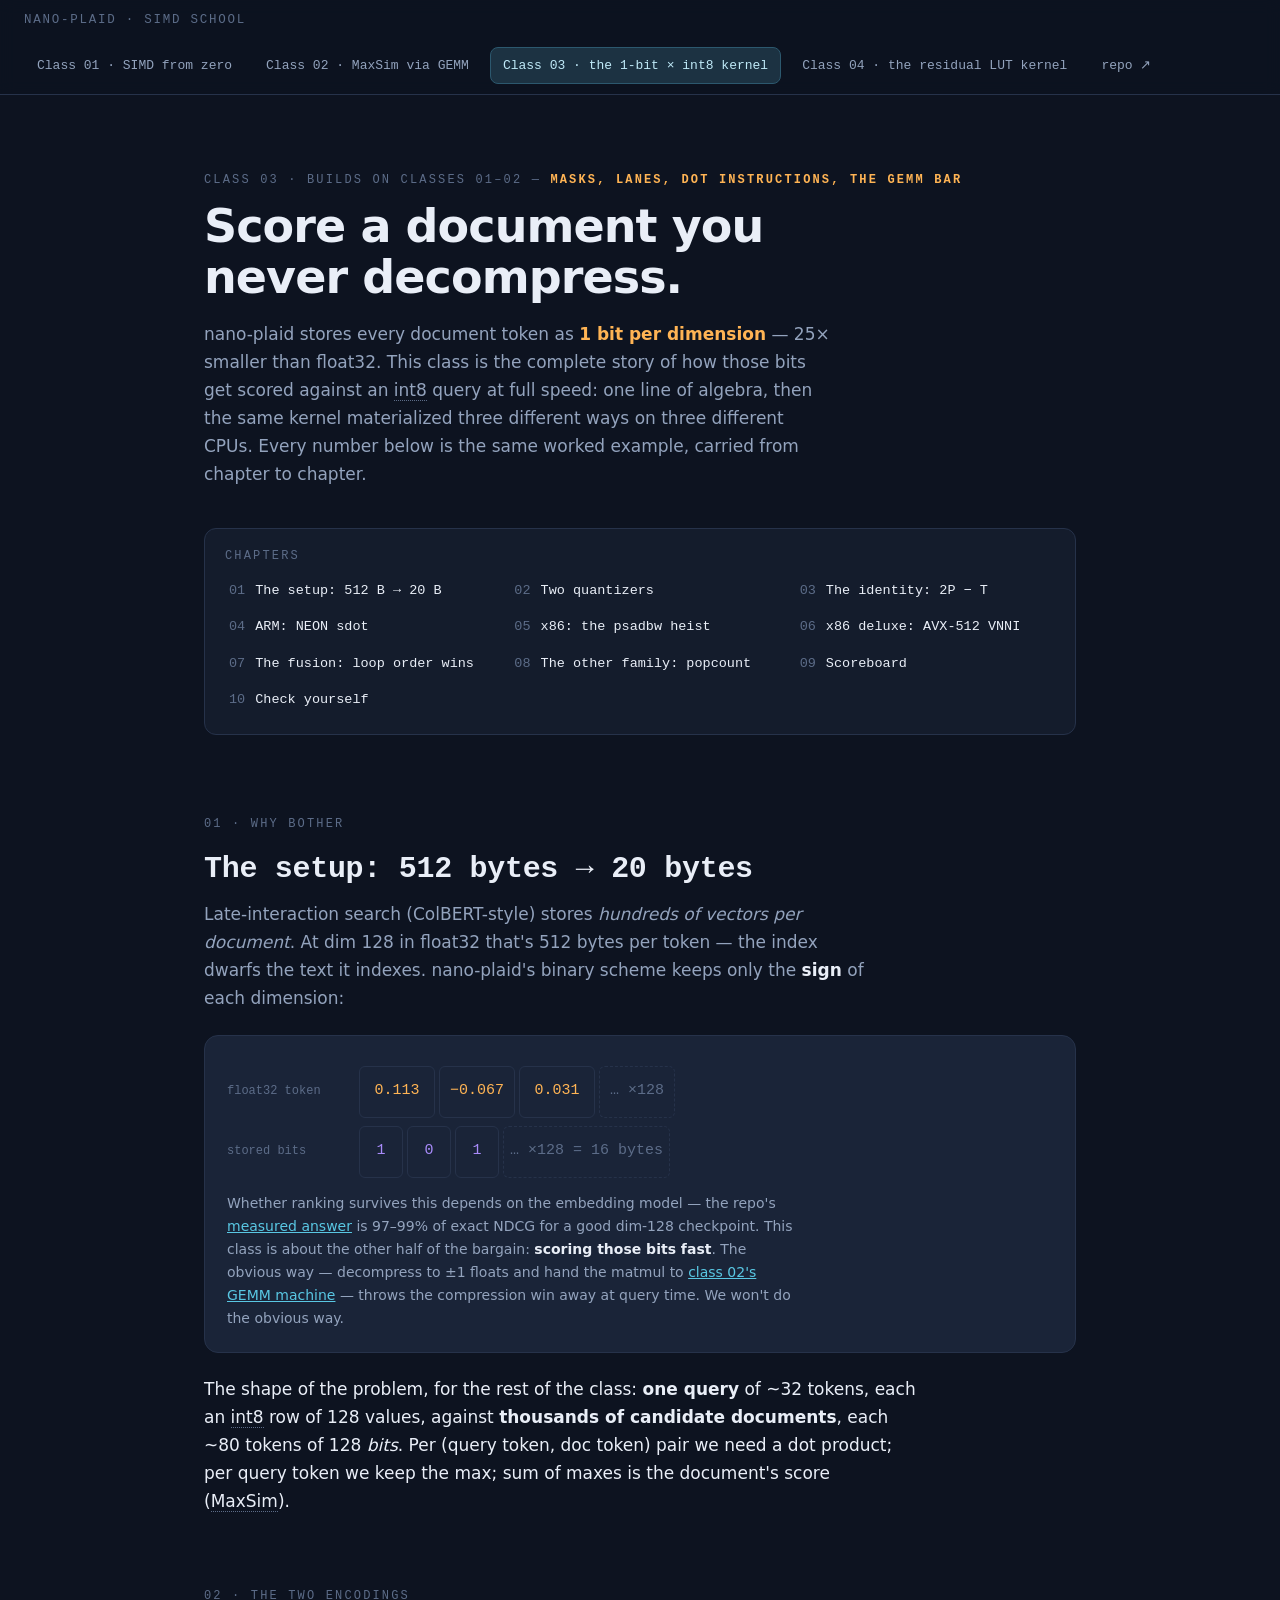
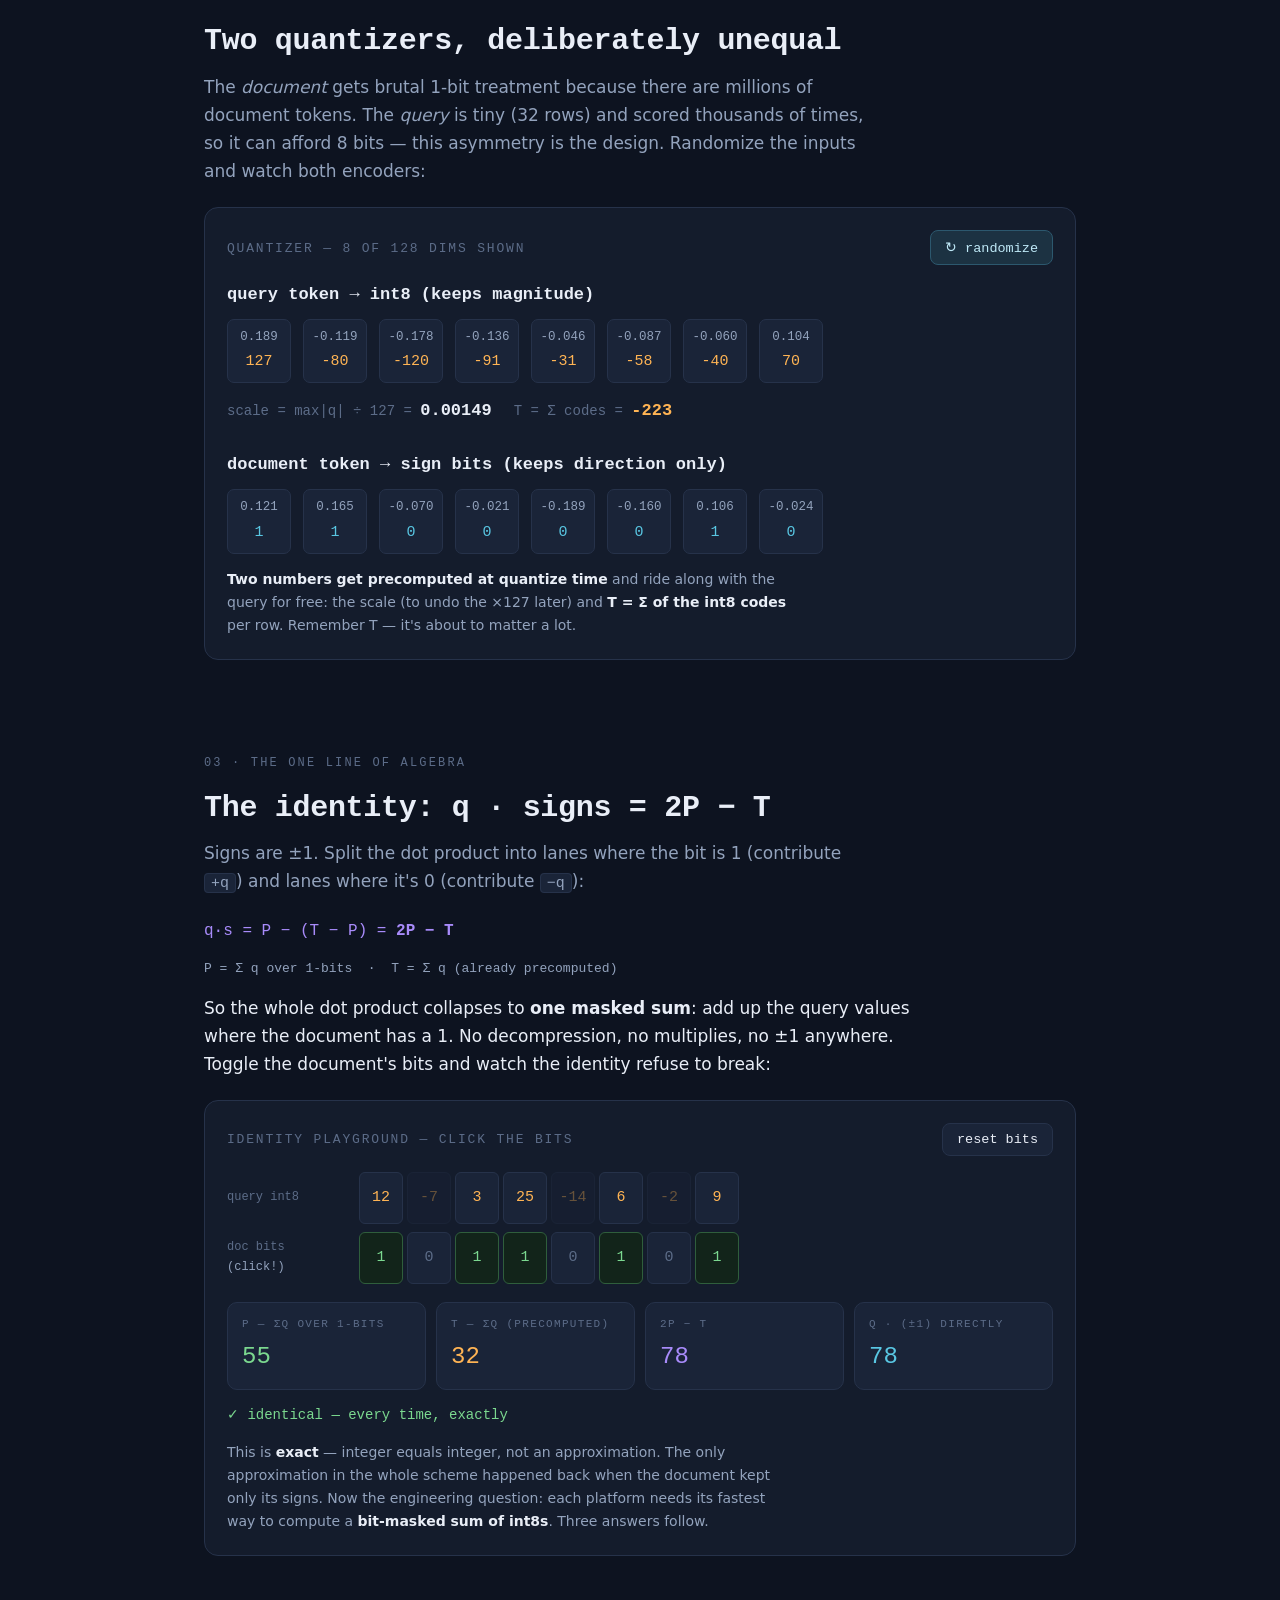
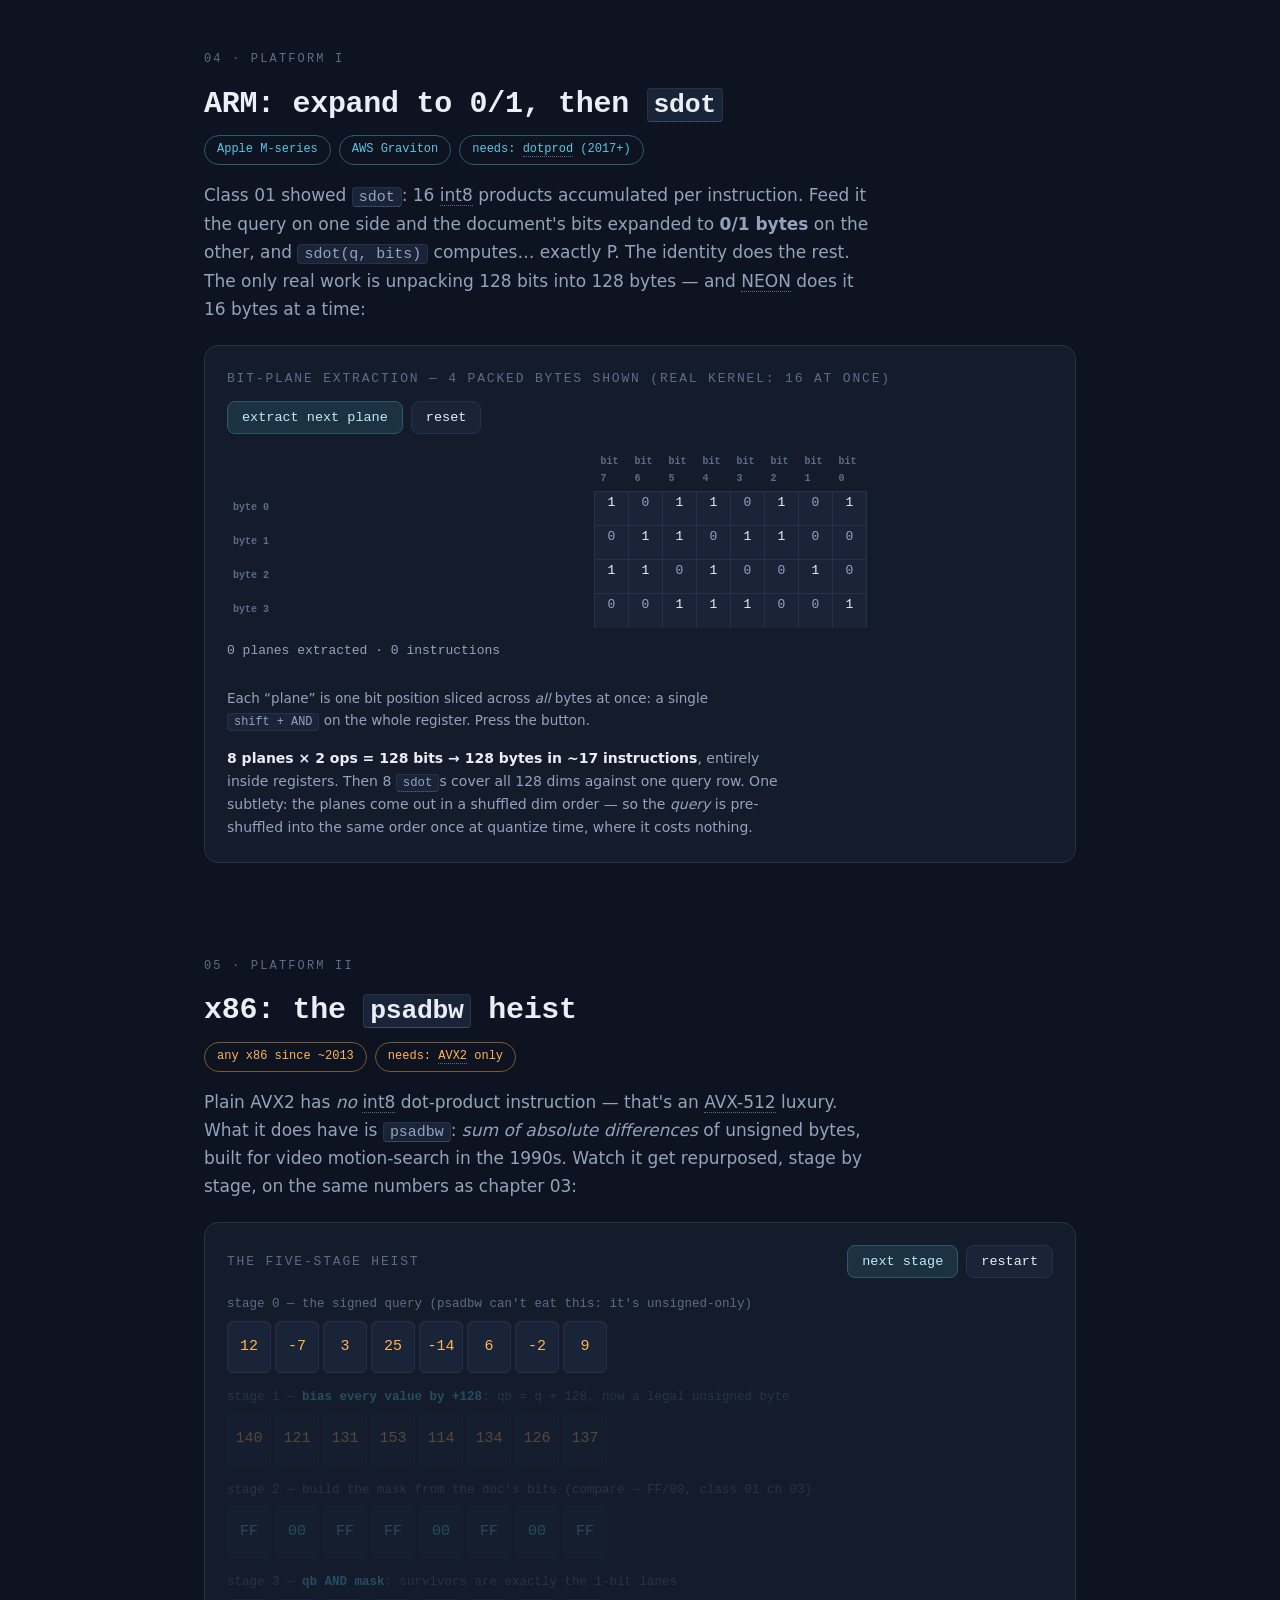
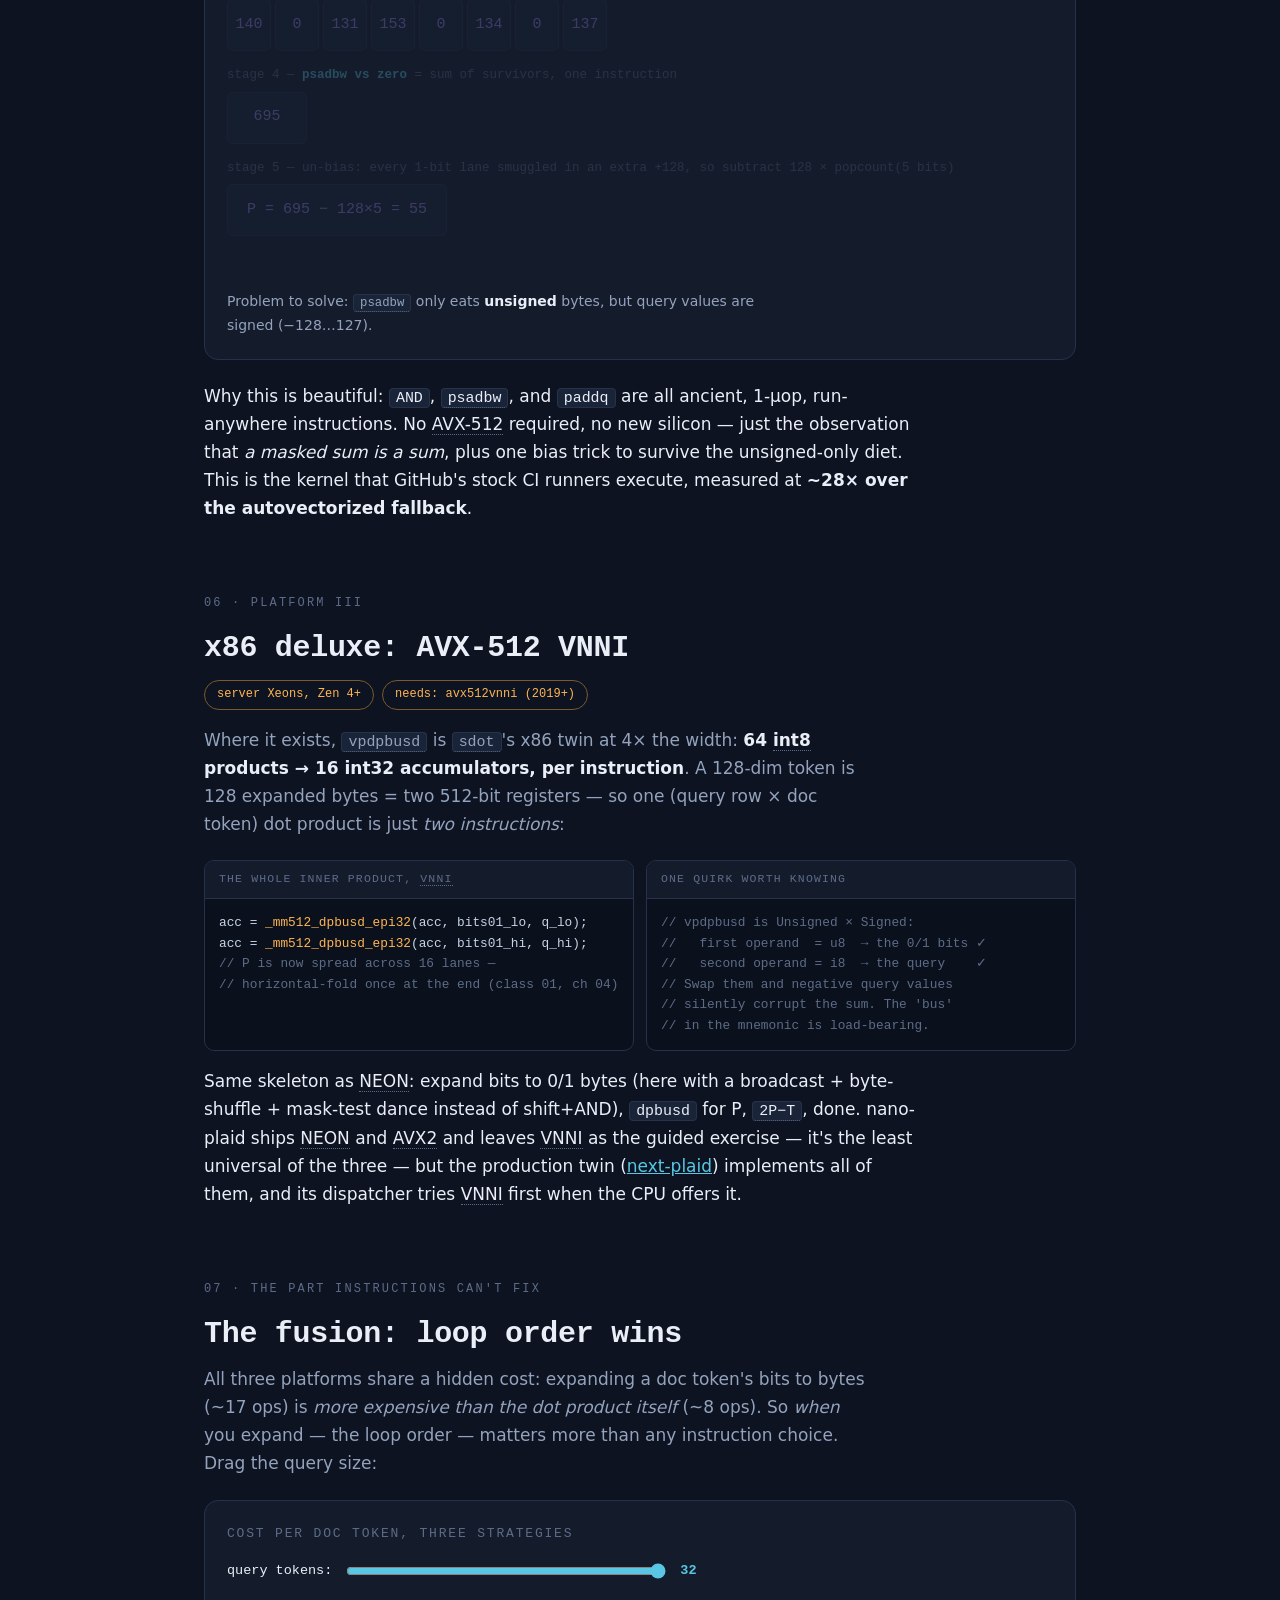
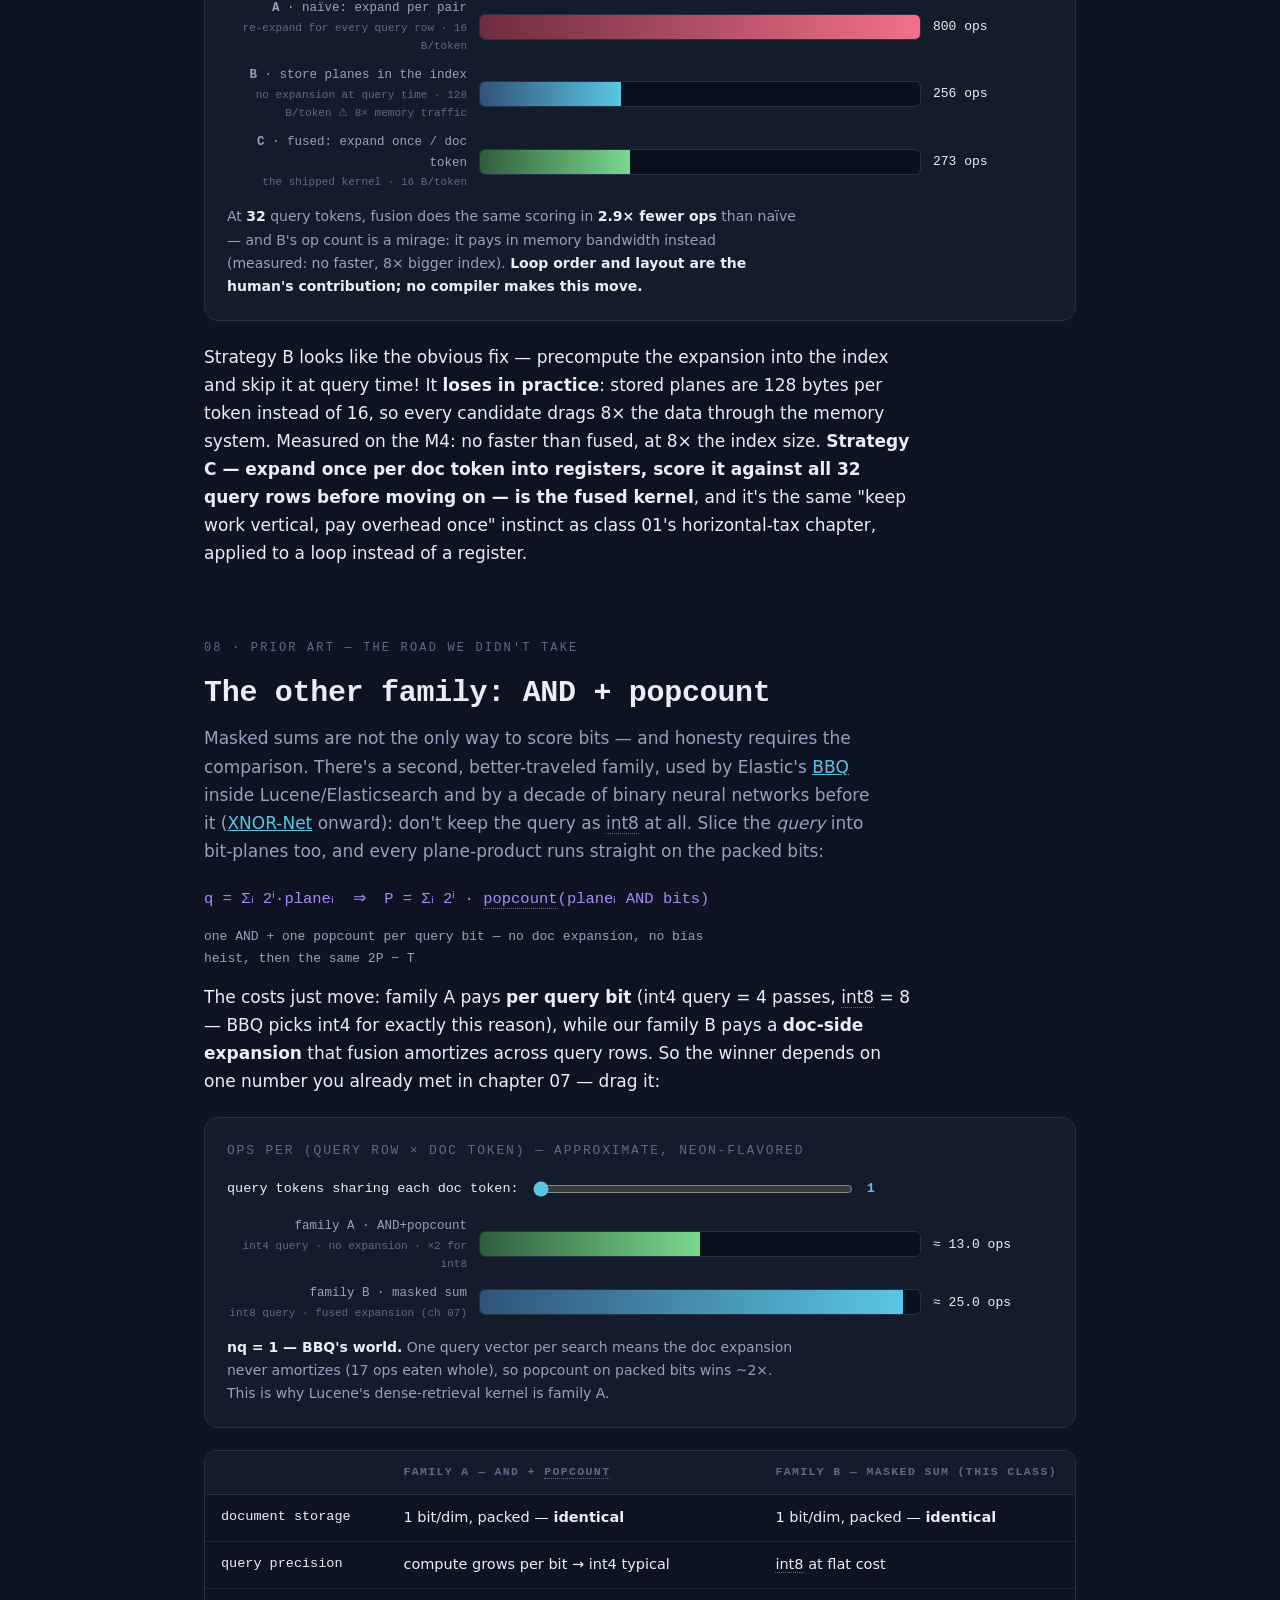
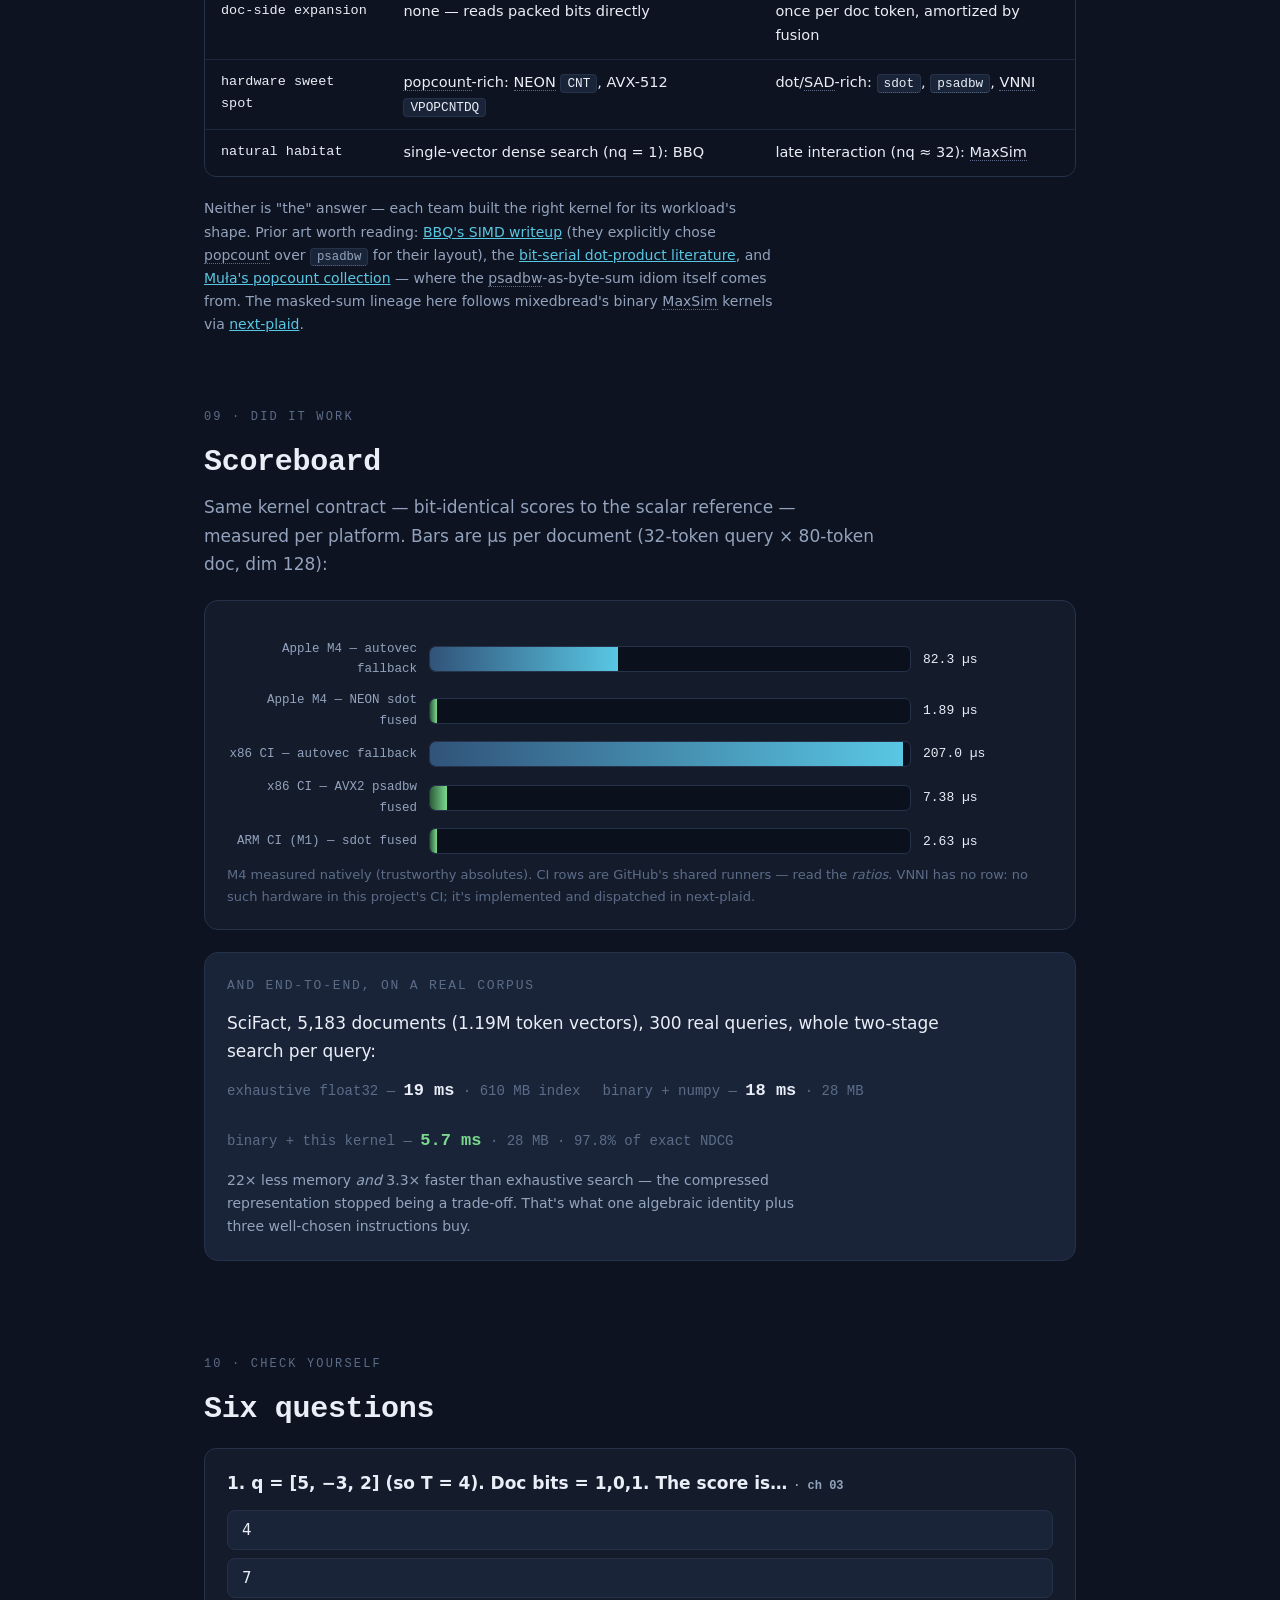
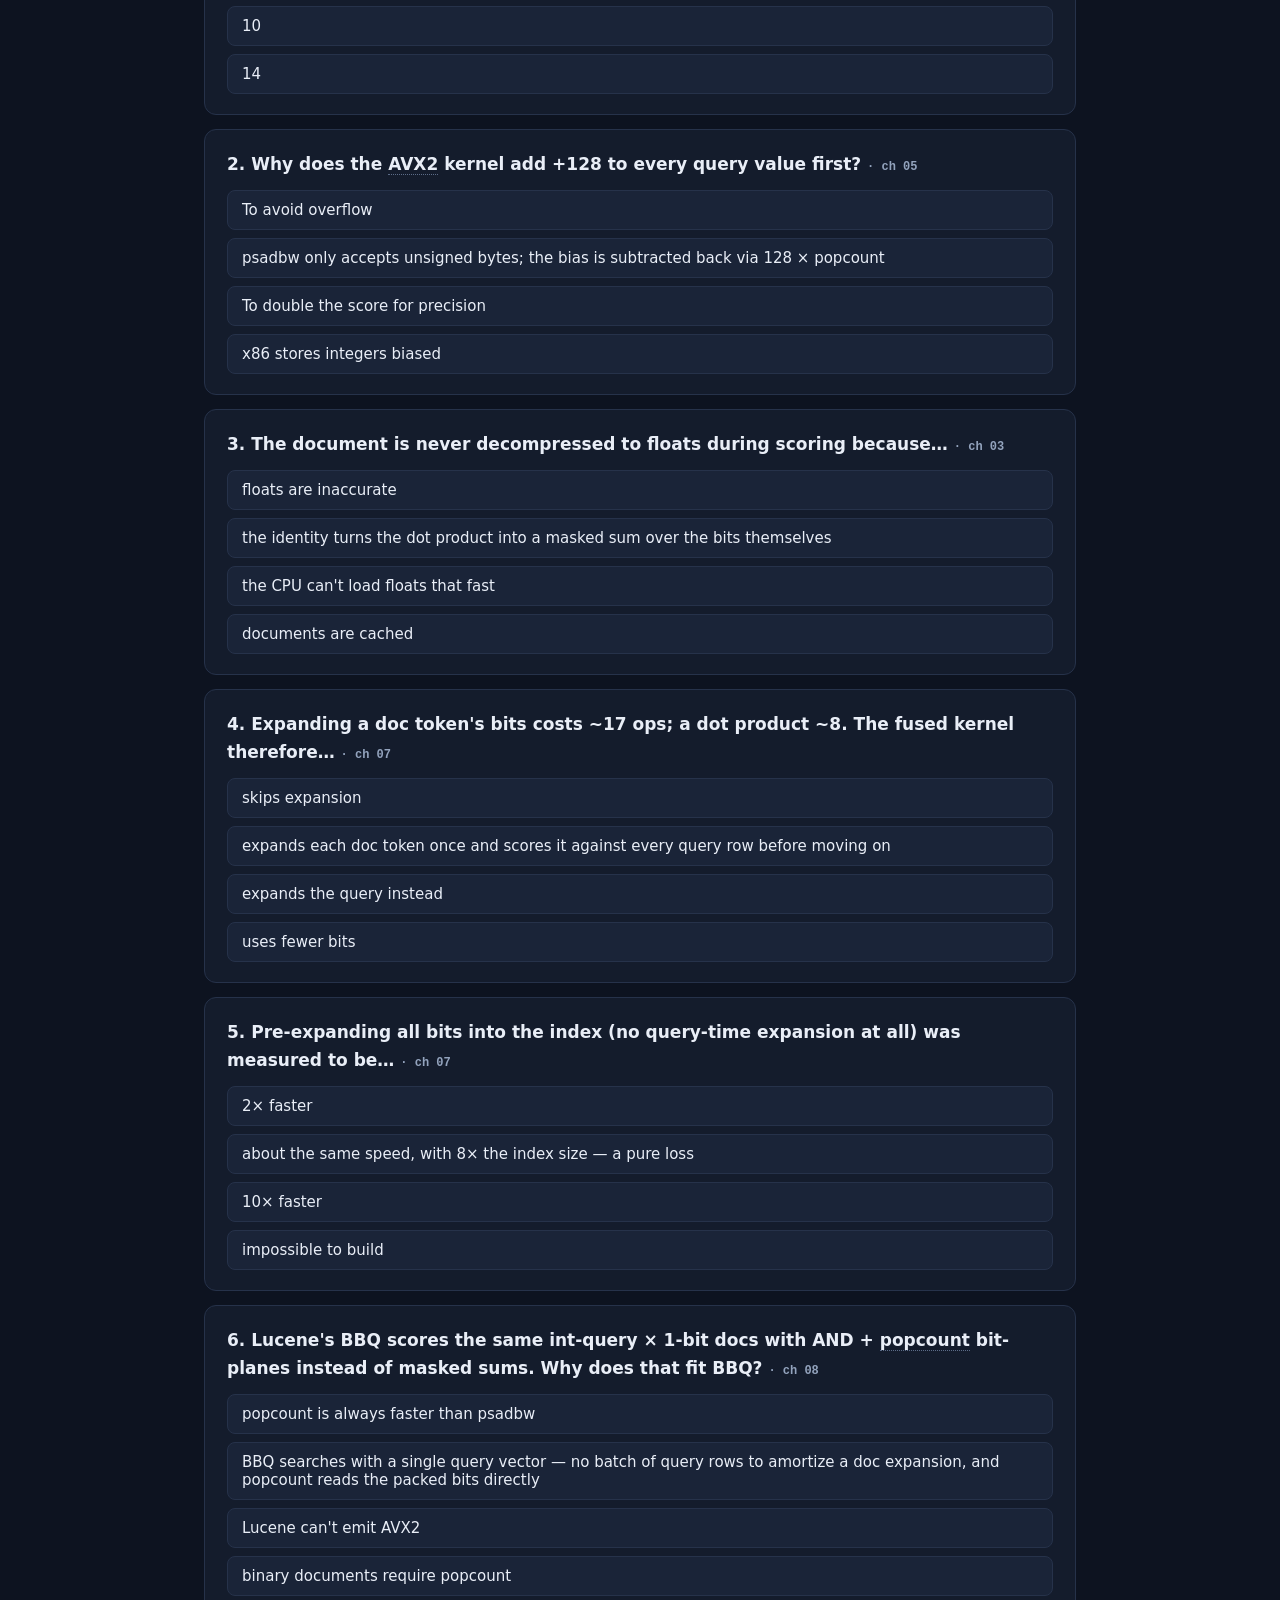
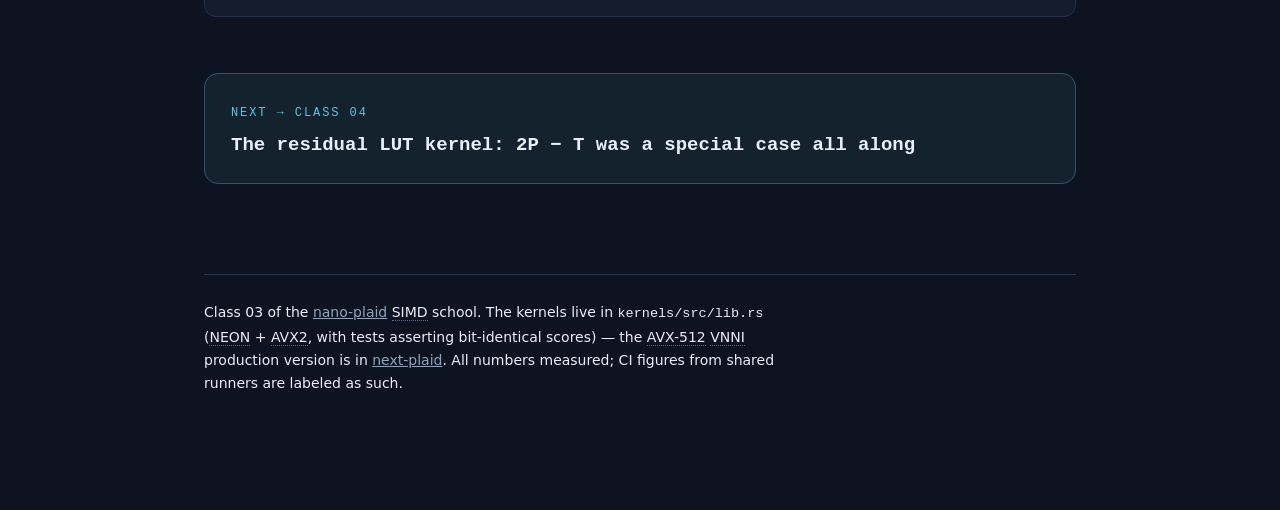
<file: docs/class3.html>
<!DOCTYPE html>
<html lang="en">
<head>
<meta charset="utf-8">
<meta name="viewport" content="width=device-width, initial-scale=1">
<title>Class 03 · the 1-bit × int8 kernel — nano-plaid SIMD school</title>
<link rel="stylesheet" href="course.css">
<style>
  /* ── class-2 specific components ── */
  .q2row{display:flex;gap:12px;align-items:flex-start;margin:10px 0;flex-wrap:wrap}
  .q2cell{min-width:64px;padding:7px 4px;background:var(--panel-2);border:1px solid var(--line);
    border-radius:7px;text-align:center;font-family:var(--mono);font-variant-numeric:tabular-nums;
    transition:border-color .25s,background .25s}
  .q2cell .top{font-size:12.5px;color:var(--muted)}
  .q2cell .bot{font-size:15px;margin-top:3px}
  .q2cell.qa .bot{color:var(--ch-a)} .q2cell.qb .bot{color:var(--ch-b)}
  .kv{display:flex;gap:22px;flex-wrap:wrap;margin-top:14px;font-family:var(--mono);
      font-size:14px;font-variant-numeric:tabular-nums}
  .kv .k{color:var(--faint)} .kv b{font-size:17px}
  .kv .pv b{color:var(--ok)} .kv .tv b{color:var(--ch-a)} .kv .sv b{color:var(--ch-r)}

  /* identity playground */
  .bitlane{cursor:pointer;user-select:none}
  .bitlane:focus-visible{outline:2px solid var(--ch-b);outline-offset:2px}
  .bitlane.on{border-color:#2f5e3c;background:#12241a;color:var(--ok)}
  .bitlane.off{border-color:var(--line);color:var(--faint)}
  .id-readout{display:grid;grid-template-columns:repeat(auto-fit,minmax(150px,1fr));gap:10px;margin-top:18px}
  .id-box{border:1px solid var(--line);border-radius:10px;padding:12px 14px;background:var(--panel-2)}
  .id-box .lab{font-family:var(--mono);font-size:11px;letter-spacing:.12em;
    text-transform:uppercase;color:var(--faint)}
  .id-box .val{font-family:var(--mono);font-size:24px;margin-top:4px;font-variant-numeric:tabular-nums}
  .id-box.p .val{color:var(--ok)} .id-box.t .val{color:var(--ch-a)}
  .id-box.s .val{color:var(--ch-r)} .id-box.d .val{color:var(--ch-b)}
  .match{font-family:var(--mono);font-size:14px;margin-top:14px;color:var(--ok)}

  /* SAD pipeline */
  .sad-stage{margin:14px 0;opacity:.28;transition:opacity .4s}
  .sad-stage.live{opacity:1}
  .sad-stage .cap{font-family:var(--mono);font-size:12.5px;color:var(--faint);margin-bottom:6px}
  .sad-stage .cap b{color:var(--ch-b)}
  .sad-final{font-family:var(--mono);font-size:15px;border:1px dashed var(--line);
    border-radius:10px;padding:12px 16px;margin-top:14px;color:var(--muted)}
  .sad-final b{color:var(--ok);font-size:18px}

  /* plane grid */
  .pg-wrap{display:flex;gap:26px;flex-wrap:wrap;margin-top:8px}
  .pgrid{border-collapse:collapse}
  .pgrid th{font-size:10px;padding:4px 6px;border:0;background:none;color:var(--faint);
    font-family:var(--mono);text-transform:none;letter-spacing:0}
  .pgrid td{width:34px;height:34px;text-align:center;border:1px solid var(--line);
    font-family:var(--mono);font-size:13px;padding:0;background:var(--panel-2);
    transition:all .25s;color:var(--muted)}
  .pgrid td.one{color:var(--ink)}
  .pgrid td.hotcol{background:#14222e;border-color:var(--ch-b);color:var(--ch-b)}
  .plane-out{flex:1;min-width:250px}
  .plane-row{display:flex;gap:5px;align-items:center;margin:5px 0}
  .plane-row .pl{font-family:var(--mono);font-size:11.5px;color:var(--faint);width:70px}
  .plane-row .pb{width:34px;height:30px;border:1px solid var(--line);border-radius:5px;
    display:flex;align-items:center;justify-content:center;font-family:var(--mono);
    font-size:12.5px;background:var(--panel-2);color:var(--faint)}
  .plane-row.fresh .pb{border-color:var(--ch-b);color:var(--ch-b)}
  .ops-counter{font-family:var(--mono);font-size:13px;color:var(--muted);margin-top:12px}
  .ops-counter b{color:var(--ch-b)}

  /* strategy comparer */
  .strat{display:grid;gap:10px;margin-top:16px}
  .strat-row{display:grid;grid-template-columns:minmax(190px,240px) 1fr 120px;gap:12px;align-items:center}
  .strat-row .lbl{font-family:var(--mono);font-size:12.5px;color:var(--muted);text-align:right}
  .strat-row .lbl small{display:block;color:var(--faint);font-size:11px}
  .strat-row .track{height:26px;background:#0b111c;border:1px solid var(--line);border-radius:6px;overflow:hidden}
  .strat-row .bar{height:100%;transition:width .45s cubic-bezier(.2,.8,.2,1);
    background:linear-gradient(90deg,#31537a,var(--ch-b))}
  .strat-row.bad .bar{background:linear-gradient(90deg,#6e2c40,var(--bad))}
  .strat-row.win .bar{background:linear-gradient(90deg,#2f5e3c,var(--ok))}
  .strat-row .val{font-family:var(--mono);font-size:13px;font-variant-numeric:tabular-nums}
  .sliderline{display:flex;gap:14px;align-items:center;font-family:var(--mono);font-size:13.5px}
  input[type=range]{accent-color:var(--ch-b);width:min(320px,60vw)}
  input[type=range]:focus-visible{outline:2px solid var(--ch-b);outline-offset:4px}

  .plat-badges{display:flex;gap:8px;flex-wrap:wrap;margin:6px 0 16px}
  .plat-badge{font-family:var(--mono);font-size:12px;padding:4px 12px;border-radius:99px;border:1px solid var(--line);color:var(--muted)}
  .plat-badge.armb{border-color:#2c5a6e;color:var(--ch-b)}
  .plat-badge.x86b{border-color:#7a5a2c;color:var(--ch-a)}
</style>
</head>
<body>
<div class="course-bar">
  <span class="brand">nano-plaid · SIMD school</span>
  <nav class="tabs" aria-label="Classes">
    <a href="./" class="tab">Class 01 · SIMD from zero</a>
    <a href="class2.html" class="tab">Class 02 · MaxSim via GEMM</a>
    <a href="class3.html" class="tab active">Class 03 · the 1-bit × int8 kernel</a>
    <a href="class4.html" class="tab">Class 04 · the residual LUT kernel</a>
    <a href="https://github.com/joe32140/nano-plaid" class="tab">repo ↗</a>
  </nav>
</div>

<main>
<header>
  <span class="eyebrow">class 03 · builds on classes 01–02 — <b>masks, lanes, dot instructions, the GEMM bar</b></span>
  <h1>Score a document you never decompress.</h1>
  <p class="hero-sub">nano-plaid stores every document token as <b>1 bit per dimension</b> —
  25× smaller than float32. This class is the complete story of how those bits get scored
  against an int8 query at full speed: one line of algebra, then the same kernel materialized
  three different ways on three different CPUs. Every number below is the same worked example,
  carried from chapter to chapter.</p>

  <nav class="toc" aria-label="Chapters">
    <span class="eyebrow">chapters</span>
    <ol>
      <li><a href="#k1"><span class="n">01</span> The setup: 512 B → 20 B</a></li>
      <li><a href="#k2"><span class="n">02</span> Two quantizers</a></li>
      <li><a href="#k3"><span class="n">03</span> The identity: 2P − T</a></li>
      <li><a href="#k4"><span class="n">04</span> ARM: NEON sdot</a></li>
      <li><a href="#k5"><span class="n">05</span> x86: the psadbw heist</a></li>
      <li><a href="#k6"><span class="n">06</span> x86 deluxe: AVX-512 VNNI</a></li>
      <li><a href="#k7"><span class="n">07</span> The fusion: loop order wins</a></li>
      <li><a href="#k7b"><span class="n">08</span> The other family: popcount</a></li>
      <li><a href="#k8"><span class="n">09</span> Scoreboard</a></li>
      <li><a href="#k9"><span class="n">10</span> Check yourself</a></li>
    </ol>
  </nav>
</header>

<!-- ═══ 01 SETUP ═══ -->
<section id="k1">
  <span class="eyebrow">01 · why bother</span>
  <h2>The setup: 512 bytes → 20 bytes</h2>
  <p class="lede">Late-interaction search (ColBERT-style) stores <em>hundreds of vectors per
  document</em>. At dim 128 in float32 that's 512 bytes per token — the index dwarfs the text
  it indexes. nano-plaid's binary scheme keeps only the <strong>sign</strong> of each dimension:</p>
  <div class="widget" style="background:var(--panel-2)">
    <div class="strip-row"><span class="strip-label">float32 token</span>
      <div class="strip"><div class="lane a" style="min-width:76px">0.113</div><div class="lane a" style="min-width:76px">−0.067</div><div class="lane a" style="min-width:76px">0.031</div><div class="lane a ghost" style="min-width:76px">… ×128</div></div></div>
    <div class="strip-row"><span class="strip-label">stored bits</span>
      <div class="strip"><div class="lane r">1</div><div class="lane r">0</div><div class="lane r">1</div><div class="lane r ghost">… ×128 = 16 bytes</div></div></div>
    <p class="note">Whether ranking survives this depends on the embedding model — the repo's
    <a href="https://github.com/joe32140/nano-plaid">measured answer</a> is 97–99% of exact
    NDCG for a good dim-128 checkpoint. This class is about the other half of the bargain:
    <b>scoring those bits fast</b>. The obvious way — decompress to ±1 floats and hand the matmul
    to <a href="class2.html">class 02's GEMM machine</a> — throws the compression win away at
    query time. We won't do the obvious way.</p>
  </div>
  <p>The shape of the problem, for the rest of the class: <strong>one query</strong> of ~32
  tokens, each an int8 row of 128 values, against <strong>thousands of candidate documents</strong>,
  each ~80 tokens of 128 <em>bits</em>. Per (query token, doc token) pair we need a dot product;
  per query token we keep the max; sum of maxes is the document's score (MaxSim).</p>
</section>

<!-- ═══ 02 QUANTIZERS ═══ -->
<section id="k2">
  <span class="eyebrow">02 · the two encodings</span>
  <h2>Two quantizers, deliberately unequal</h2>
  <p class="lede">The <em>document</em> gets brutal 1-bit treatment because there are millions of
  document tokens. The <em>query</em> is tiny (32 rows) and scored thousands of times, so it can
  afford 8 bits — this asymmetry is the design. Randomize the inputs and watch both encoders:</p>

  <div class="widget">
    <div class="widget-head">
      <span class="widget-title">quantizer — 8 of 128 dims shown</span>
      <div class="controls"><button class="primary" id="reQuant">↻ randomize</button></div>
    </div>
    <h3 style="margin-top:0">query token → int8 (keeps magnitude)</h3>
    <div class="q2row" id="qFloatRow"></div>
    <div class="kv" id="qMeta"></div>
    <h3>document token → sign bits (keeps direction only)</h3>
    <div class="q2row" id="dFloatRow"></div>
    <p class="note"><b>Two numbers get precomputed at quantize time</b> and ride along with the
    query for free: the scale (to undo the ×127 later) and <b>T = Σ of the int8 codes</b> per row.
    Remember T — it's about to matter a lot.</p>
  </div>
</section>

<!-- ═══ 03 IDENTITY ═══ -->
<section id="k3">
  <span class="eyebrow">03 · the one line of algebra</span>
  <h2>The identity: q · signs = 2P − T</h2>
  <p class="lede">Signs are ±1. Split the dot product into lanes where the bit is 1 (contribute
  <code>+q</code>) and lanes where it's 0 (contribute <code>−q</code>):</p>
  <p class="mono" style="font-size:16px;color:var(--ch-r);margin:10px 0 4px">
    q·s&nbsp;=&nbsp;P&nbsp;−&nbsp;(T&nbsp;−&nbsp;P)&nbsp;=&nbsp;<b>2P&nbsp;−&nbsp;T</b></p>
  <p class="dim mono" style="font-size:13px">P = Σ q over 1-bits&nbsp;&nbsp;·&nbsp;&nbsp;T = Σ q (already precomputed)</p>
  <p style="margin-top:14px">So the whole dot product collapses to <strong>one masked sum</strong>:
  add up the query values where the document has a 1. No decompression, no multiplies, no ±1
  anywhere. Toggle the document's bits and watch the identity refuse to break:</p>

  <div class="widget">
    <div class="widget-head"><span class="widget-title">identity playground — click the bits</span>
      <div class="controls"><button id="idReset">reset bits</button></div></div>
    <div class="strip-row"><span class="strip-label">query int8</span><div class="strip" id="idQ"></div></div>
    <div class="strip-row"><span class="strip-label">doc bits <span class="dim">(click!)</span></span><div class="strip" id="idBits"></div></div>
    <div class="id-readout">
      <div class="id-box p"><div class="lab">P — Σq over 1-bits</div><div class="val" id="idP"></div></div>
      <div class="id-box t"><div class="lab">T — Σq (precomputed)</div><div class="val" id="idT"></div></div>
      <div class="id-box s"><div class="lab">2P − T</div><div class="val" id="idS"></div></div>
      <div class="id-box d"><div class="lab">q · (±1) directly</div><div class="val" id="idD"></div></div>
    </div>
    <div class="match" id="idMatch"></div>
    <p class="note">This is <b>exact</b> — integer equals integer, not an approximation. The only
    approximation in the whole scheme happened back when the document kept only its signs.
    Now the engineering question: each platform needs its fastest way to compute a
    <b>bit-masked sum of int8s</b>. Three answers follow.</p>
  </div>
</section>

<!-- ═══ 04 NEON ═══ -->
<section id="k4">
  <span class="eyebrow">04 · platform I</span>
  <h2>ARM: expand to 0/1, then <code>sdot</code></h2>
  <div class="plat-badges"><span class="plat-badge armb">Apple M-series</span>
    <span class="plat-badge armb">AWS Graviton</span><span class="plat-badge armb">needs: dotprod (2017+)</span></div>
  <p class="lede">Class 01 showed <code>sdot</code>: 16 int8 products accumulated per instruction.
  Feed it the query on one side and the document's bits expanded to <b>0/1 bytes</b> on the other,
  and <code>sdot(q, bits)</code> computes… exactly P. The identity does the rest. The only real
  work is unpacking 128 bits into 128 bytes — and NEON does it 16 bytes at a time:</p>

  <div class="widget">
    <div class="widget-head">
      <span class="widget-title">bit-plane extraction — 4 packed bytes shown (real kernel: 16 at once)</span>
      <div class="controls">
        <button class="primary" id="planeStep">extract next plane</button>
        <button id="planeReset">reset</button>
      </div>
    </div>
    <div class="pg-wrap">
      <div>
        <table class="pgrid" id="pgrid" aria-label="packed bits as a byte-by-bit grid"></table>
        <div class="ops-counter" id="planeOps">0 planes extracted · 0 instructions</div>
      </div>
      <div class="plane-out" id="planeOut"><p class="dim" style="font-size:13.5px">Each “plane” is
        one bit position sliced across <em>all</em> bytes at once: a single
        <code>shift + AND</code> on the whole register. Press the button.</p></div>
    </div>
    <p class="note"><b>8 planes × 2 ops = 128 bits → 128 bytes in ~17 instructions</b>, entirely
    inside registers. Then 8 <code>sdot</code>s cover all 128 dims against one query row. One
    subtlety: the planes come out in a shuffled dim order — so the <em>query</em> is pre-shuffled
    into the same order once at quantize time, where it costs nothing.</p>
  </div>
</section>

<!-- ═══ 05 AVX2 SAD ═══ -->
<section id="k5">
  <span class="eyebrow">05 · platform II</span>
  <h2>x86: the <code>psadbw</code> heist</h2>
  <div class="plat-badges"><span class="plat-badge x86b">any x86 since ~2013</span>
    <span class="plat-badge x86b">needs: AVX2 only</span></div>
  <p class="lede">Plain AVX2 has <em>no</em> int8 dot-product instruction — that's an AVX-512
  luxury. What it does have is <code>psadbw</code>: <em>sum of absolute differences</em> of
  unsigned bytes, built for video motion-search in the 1990s. Watch it get repurposed,
  stage by stage, on the same numbers as chapter 03:</p>

  <div class="widget">
    <div class="widget-head">
      <span class="widget-title">the five-stage heist</span>
      <div class="controls">
        <button class="primary" id="sadStep">next stage</button>
        <button id="sadReset">restart</button>
      </div>
    </div>
    <div id="sadStages"></div>
    <div class="sad-final" id="sadFinal" style="visibility:hidden"></div>
    <p class="note" id="sadNote">Problem to solve: <code>psadbw</code> only eats <b>unsigned</b>
    bytes, but query values are signed (−128…127).</p>
  </div>

  <p>Why this is beautiful: <code>AND</code>, <code>psadbw</code>, and <code>paddq</code> are all
  ancient, 1-µop, run-anywhere instructions. No AVX-512 required, no new silicon — just the
  observation that <em>a masked sum is a sum</em>, plus one bias trick to survive the
  unsigned-only diet. This is the kernel that GitHub's stock CI runners execute, measured at
  <strong>~28× over the autovectorized fallback</strong>.</p>
</section>

<!-- ═══ 06 VNNI ═══ -->
<section id="k6">
  <span class="eyebrow">06 · platform III</span>
  <h2>x86 deluxe: AVX-512 VNNI</h2>
  <div class="plat-badges"><span class="plat-badge x86b">server Xeons, Zen 4+</span>
    <span class="plat-badge x86b">needs: avx512vnni (2019+)</span></div>
  <p class="lede">Where it exists, <code>vpdpbusd</code> is <code>sdot</code>'s x86 twin at 4× the
  width: <strong>64 int8 products → 16 int32 accumulators, per instruction</strong>. A 128-dim
  token is 128 expanded bytes = two 512-bit registers — so one (query row × doc token) dot
  product is just <em>two instructions</em>:</p>
  <div class="code-cols">
    <div class="codebox"><div class="cap">the whole inner product, VNNI</div>
      <pre>acc = <span class="fn">_mm512_dpbusd_epi32</span>(acc, bits01_lo, q_lo);
acc = <span class="fn">_mm512_dpbusd_epi32</span>(acc, bits01_hi, q_hi);
<span class="cm">// P is now spread across 16 lanes —
// horizontal-fold once at the end (class 01, ch 04)</span></pre></div>
    <div class="codebox"><div class="cap">one quirk worth knowing</div>
      <pre><span class="cm">// vpdpbusd is Unsigned × Signed:
//   first operand  = u8  → the 0/1 bits ✓
//   second operand = i8  → the query    ✓
// Swap them and negative query values
// silently corrupt the sum. The 'bus'
// in the mnemonic is load-bearing.</span></pre></div>
  </div>
  <p>Same skeleton as NEON: expand bits to 0/1 bytes (here with a broadcast + byte-shuffle +
  mask-test dance instead of shift+AND), <code>dpbusd</code> for P, <code>2P−T</code>, done.
  nano-plaid ships NEON and AVX2 and leaves VNNI as the guided exercise — it's the least
  universal of the three — but the production twin
  (<a href="https://github.com/lightonai/next-plaid">next-plaid</a>) implements all of them,
  and its dispatcher tries VNNI first when the CPU offers it.</p>
</section>

<!-- ═══ 07 FUSION ═══ -->
<section id="k7">
  <span class="eyebrow">07 · the part instructions can't fix</span>
  <h2>The fusion: loop order wins</h2>
  <p class="lede">All three platforms share a hidden cost: expanding a doc token's bits to bytes
  (~17 ops) is <em>more expensive than the dot product itself</em> (~8 ops). So <em>when</em> you
  expand — the loop order — matters more than any instruction choice. Drag the query size:</p>

  <div class="widget">
    <div class="widget-head"><span class="widget-title">cost per doc token, three strategies</span></div>
    <div class="sliderline">
      <label for="nqSlider">query tokens:</label>
      <input type="range" id="nqSlider" min="1" max="32" value="32">
      <b id="nqVal" style="color:var(--ch-b)">32</b>
    </div>
    <div class="strat" id="stratRows"></div>
    <p class="note" id="stratNote"></p>
  </div>

  <p>Strategy B looks like the obvious fix — precompute the expansion into the index and skip it
  at query time! It <strong>loses in practice</strong>: stored planes are 128 bytes per token
  instead of 16, so every candidate drags 8× the data through the memory system. Measured on the
  M4: no faster than fused, at 8× the index size. <strong>Strategy C — expand once per doc token
  into registers, score it against all 32 query rows before moving on — is the fused kernel</strong>,
  and it's the same "keep work vertical, pay overhead once" instinct as class 01's horizontal-tax
  chapter, applied to a loop instead of a register.</p>
</section>

<!-- ═══ 08 THE OTHER FAMILY ═══ -->
<section id="k7b">
  <span class="eyebrow">08 · prior art — the road we didn't take</span>
  <h2>The other family: AND + popcount</h2>
  <p class="lede">Masked sums are not the only way to score bits — and honesty requires the
  comparison. There's a second, better-traveled family, used by Elastic's
  <a href="https://www.elastic.co/search-labs/blog/bbq-vector-comparison-simd-instructions">BBQ</a>
  inside Lucene/Elasticsearch and by a decade of binary neural networks before it
  (<a href="https://arxiv.org/abs/1603.05279">XNOR-Net</a> onward): don't keep the query as int8
  at all. Slice the <em>query</em> into bit-planes too, and every plane-product runs straight
  on the packed bits:</p>
  <p class="mono" style="font-size:15.5px;color:var(--ch-r);margin:12px 0 4px">
    q&nbsp;=&nbsp;Σᵢ&nbsp;2ⁱ·planeᵢ&nbsp;&nbsp;⇒&nbsp;&nbsp;P&nbsp;=&nbsp;Σᵢ&nbsp;2ⁱ&nbsp;·&nbsp;popcount(planeᵢ&nbsp;AND&nbsp;bits)</p>
  <p class="dim mono" style="font-size:13px">one AND + one popcount per query bit — no doc
  expansion, no bias heist, then the same 2P − T</p>
  <p style="margin-top:14px">The costs just move: family A pays <strong>per query bit</strong>
  (int4 query = 4 passes, int8 = 8 — BBQ picks int4 for exactly this reason), while our family B
  pays a <strong>doc-side expansion</strong> that fusion amortizes across query rows. So the
  winner depends on one number you already met in chapter 07 — drag it:</p>

  <div class="widget">
    <div class="widget-head"><span class="widget-title">ops per (query row × doc token) — approximate, NEON-flavored</span></div>
    <div class="sliderline">
      <label for="famSlider">query tokens sharing each doc token:</label>
      <input type="range" id="famSlider" min="1" max="32" value="1">
      <b id="famVal" style="color:var(--ch-b)">1</b>
    </div>
    <div class="strat" id="famRows"></div>
    <p class="note" id="famNote"></p>
  </div>

  <div class="tbl-wrap">
    <table>
      <thead><tr><th></th><th>family A — AND + popcount</th><th>family B — masked sum (this class)</th></tr></thead>
      <tbody>
        <tr><td class="mono">document storage</td><td>1 bit/dim, packed — <b>identical</b></td><td>1 bit/dim, packed — <b>identical</b></td></tr>
        <tr><td class="mono">query precision</td><td>compute grows per bit → int4 typical</td><td>int8 at flat cost</td></tr>
        <tr><td class="mono">doc-side expansion</td><td>none — reads packed bits directly</td><td>once per doc token, amortized by fusion</td></tr>
        <tr><td class="mono">hardware sweet spot</td><td>popcount-rich: NEON <code>CNT</code>, AVX-512 <code>VPOPCNTDQ</code></td><td>dot/SAD-rich: <code>sdot</code>, <code>psadbw</code>, VNNI</td></tr>
        <tr><td class="mono">natural habitat</td><td>single-vector dense search (nq = 1): BBQ</td><td>late interaction (nq ≈ 32): MaxSim</td></tr>
      </tbody>
    </table>
  </div>
  <p class="note">Neither is "the" answer — each team built the right kernel for its workload's
  shape. Prior art worth reading: <a href="https://www.elastic.co/search-labs/blog/bbq-vector-comparison-simd-instructions">BBQ's
  SIMD writeup</a> (they explicitly chose popcount over <code>psadbw</code> for their layout),
  the <a href="https://dl.acm.org/doi/10.1145/3608447">bit-serial dot-product literature</a>,
  and <a href="https://github.com/WojciechMula/sse-popcount">Muła's popcount collection</a> —
  where the psadbw-as-byte-sum idiom itself comes from. The masked-sum lineage here follows
  mixedbread's binary MaxSim kernels via
  <a href="https://github.com/lightonai/next-plaid">next-plaid</a>.</p>
</section>

<!-- ═══ 09 SCOREBOARD ═══ -->
<section id="k8">
  <span class="eyebrow">09 · did it work</span>
  <h2>Scoreboard</h2>
  <p class="lede">Same kernel contract — bit-identical scores to the scalar reference — measured
  per platform. Bars are µs per document (32-token query × 80-token doc, dim 128):</p>

  <div class="widget">
    <div class="bench" id="finalBench"></div>
    <div class="bench-note">M4 measured natively (trustworthy absolutes). CI rows are GitHub's
    shared runners — read the <em>ratios</em>. VNNI has no row: no such hardware in this
    project's CI; it's implemented and dispatched in next-plaid.</div>
  </div>

  <div class="widget" style="background:var(--panel-2)">
    <div class="widget-title" style="margin-bottom:12px">and end-to-end, on a real corpus</div>
    <p>SciFact, 5,183 documents (1.19M token vectors), 300 real queries, whole two-stage search
    per query:</p>
    <div class="kv" style="margin-top:12px">
      <span><span class="k">exhaustive float32 —</span> <b>19 ms</b> <span class="k">· 610 MB index</span></span>
      <span><span class="k">binary + numpy —</span> <b>18 ms</b> <span class="k">· 28 MB</span></span>
      <span><span class="k">binary + this kernel —</span> <b class="sv" style="color:var(--ok)">5.7 ms</b> <span class="k">· 28 MB · 97.8% of exact NDCG</span></span>
    </div>
    <p class="note">22× less memory <em>and</em> 3.3× faster than exhaustive search — the
    compressed representation stopped being a trade-off. That's what one algebraic identity plus
    three well-chosen instructions buy.</p>
  </div>
</section>

<!-- ═══ 10 QUIZ ═══ -->
<section id="k9">
  <span class="eyebrow">10 · check yourself</span>
  <h2>Six questions</h2>
  <div id="quiz2"></div>
  <div class="score" id="scoreLine2"></div>
</section>

<a class="next-class" href="class4.html"><span class="k">next → class 04</span>
<span class="t">The residual LUT kernel: 2P − T was a special case all along</span></a>

<footer>
  <p>Class 03 of the <a href="https://github.com/joe32140/nano-plaid">nano-plaid</a> SIMD school.
  The kernels live in <span class="mono">kernels/src/lib.rs</span> (NEON + AVX2, with tests
  asserting bit-identical scores) — the AVX-512 VNNI production version is in
  <a href="https://github.com/lightonai/next-plaid">next-plaid</a>. All numbers measured; CI
  figures from shared runners are labeled as such.</p>
</footer>
</main>

<script>
(function(){
"use strict";
const $=id=>document.getElementById(id);
const mk=(t,c,x)=>{const e=document.createElement(t);if(c)e.className=c;if(x!=null)e.textContent=x;return e;};
const reduced=matchMedia("(prefers-reduced-motion: reduce)").matches;

/* the running example, shared across chapters */
const Q=[12,-7,3,25,-14,6,-2,9];               // int8 query codes
const T=Q.reduce((a,b)=>a+b,0);                // 32
const BITS0=[1,0,1,1,0,1,0,1];                 // doc bits

/* ── 02 quantizer ─────────────────────────────────────────────────── */
(function(){
  function rnd(){return Math.round((Math.random()*2-1)*200)/1000;}
  function render(){
    const qf=Array.from({length:8},rnd), df=Array.from({length:8},rnd);
    const maxabs=Math.max(...qf.map(Math.abs),1e-9);
    const scale=maxabs/127;
    const codes=qf.map(v=>Math.max(-127,Math.min(127,Math.round(v/scale))));
    const t=codes.reduce((a,b)=>a+b,0);
    const qr=$("qFloatRow");qr.innerHTML="";
    qf.forEach((v,i)=>{const c=mk("div","q2cell qa");
      c.append(mk("div","top",v.toFixed(3)));c.append(mk("div","bot",codes[i]));qr.append(c);});
    $("qMeta").innerHTML='<span><span class="k">scale = max|q| ÷ 127 =</span> <b>'+scale.toFixed(5)+'</b></span>'+
      '<span class="tv"><span class="k">T = Σ codes =</span> <b>'+t+'</b></span>';
    const dr=$("dFloatRow");dr.innerHTML="";
    df.forEach(v=>{const c=mk("div","q2cell qb");
      c.append(mk("div","top",v.toFixed(3)));c.append(mk("div","bot",v>0?"1":"0"));dr.append(c);});
  }
  $("reQuant").addEventListener("click",render);
  render();
})();

/* ── 03 identity playground ───────────────────────────────────────── */
(function(){
  let bits=BITS0.slice();
  const qs=$("idQ");
  Q.forEach(v=>qs.append(mk("div","lane a",v)));
  const bs=$("idBits");
  function drawBits(){
    bs.innerHTML="";
    bits.forEach((b,i)=>{
      const l=mk("button","lane bitlane "+(b?"on":"off"),b);
      l.setAttribute("aria-label","toggle bit "+i);
      l.addEventListener("click",()=>{bits[i]^=1;drawBits();calc();});
      bs.append(l);
    });
  }
  function calc(){
    const P=Q.reduce((a,q,i)=>a+(bits[i]?q:0),0);
    const s2=2*P-T;
    const direct=Q.reduce((a,q,i)=>a+q*(bits[i]?1:-1),0);
    $("idP").textContent=P;$("idT").textContent=T;
    $("idS").textContent=s2;$("idD").textContent=direct;
    $("idMatch").textContent=(s2===direct)?"✓ identical — every time, exactly":"✗ (impossible)";
    [...qs.children].forEach((l,i)=>l.style.opacity=bits[i]?1:.35);
  }
  $("idReset").addEventListener("click",()=>{bits=BITS0.slice();drawBits();calc();});
  drawBits();calc();
})();

/* ── 05 SAD heist ─────────────────────────────────────────────────── */
(function(){
  const bits=BITS0.slice();
  const QB=Q.map(v=>v+128);
  const masked=QB.map((v,i)=>bits[i]?v:0);
  const SAD=masked.reduce((a,b)=>a+b,0);
  const CNT=bits.reduce((a,b)=>a+b,0);
  const P=SAD-128*CNT, SCORE=2*P-T;
  function strip(vals,cls,fmt){
    const s=mk("div","strip");
    vals.forEach(v=>s.append(mk("div","lane "+cls,fmt?fmt(v):v)));
    return s;
  }
  const stages=[
    {cap:"stage 0 — the signed query (psadbw can't eat this: it's unsigned-only)",
     el:()=>strip(Q,"a")},
    {cap:"stage 1 — <b>bias every value by +128</b>: qb = q + 128, now a legal unsigned byte",
     el:()=>strip(QB,"a")},
    {cap:"stage 2 — build the mask from the doc's bits (compare → FF/00, class 01 ch 03)",
     el:()=>strip(bits.map(b=>b?"FF":"00"),"b")},
    {cap:"stage 3 — <b>qb AND mask</b>: survivors are exactly the 1-bit lanes",
     el:()=>strip(masked,"r")},
    {cap:"stage 4 — <b>psadbw vs zero</b> = sum of survivors, one instruction",
     el:()=>{const s=strip([SAD],"r");s.firstChild.style.minWidth="80px";return s;}},
    {cap:"stage 5 — un-bias: every 1-bit lane smuggled in an extra +128, so subtract 128 × popcount("+CNT+" bits)",
     el:()=>{const s=strip(["P = "+SAD+" − 128×"+CNT+" = "+P],"r");s.firstChild.style.minWidth="220px";return s;}}
  ];
  let st=0;
  function reset(){
    st=0;const box=$("sadStages");box.innerHTML="";
    stages.forEach(g=>{
      const d=mk("div","sad-stage");
      const cap=mk("div","cap");cap.innerHTML=g.cap;
      d.append(cap,g.el());box.append(d);
    });
    box.children[0].classList.add("live");st=1;
    $("sadFinal").style.visibility="hidden";
    $("sadNote").innerHTML="Problem to solve: <code>psadbw</code> only eats <b>unsigned</b> bytes, but query values are signed (−128…127).";
  }
  $("sadStep").addEventListener("click",()=>{
    const box=$("sadStages");
    if(st<stages.length){box.children[st].classList.add("live");st++;}
    if(st===stages.length){
      const f=$("sadFinal");f.style.visibility="visible";
      f.innerHTML="P = "+P+" &nbsp;→&nbsp; score = 2P − T = 2×"+P+" − "+T+" = <b>"+SCORE+"</b> — same answer as chapter 03, using a 1996 video instruction.";
      $("sadNote").innerHTML="Every stage was a cheap 1-µop AVX2 instruction (<code>AND</code>, <code>psadbw</code>, adds). The bias rides along arithmetically and is settled once per lane-count — <b>that's the whole heist</b>.";
    }
  });
  $("sadReset").addEventListener("click",reset);
  reset();
})();

/* ── 04 plane extraction ──────────────────────────────────────────── */
(function(){
  const BYTES=[0b10110101,0b01101100,0b11010010,0b00111001];
  let p=0;
  function buildGrid(){
    const t=$("pgrid");t.innerHTML="";
    const hr=mk("tr");hr.append(mk("th","", ""));
    for(let b=0;b<8;b++)hr.append(mk("th","","bit "+(7-b)));
    t.append(hr);
    BYTES.forEach((by,r)=>{
      const tr=mk("tr");tr.append(mk("th","","byte "+r));
      for(let b=0;b<8;b++){
        const bit=(by>>(7-b))&1;
        const td=mk("td",bit?"one":"",bit);
        td.dataset.col=b;tr.append(td);
      }
      t.append(tr);
    });
  }
  function reset(){
    p=0;buildGrid();
    $("planeOut").innerHTML='<p class="dim" style="font-size:13.5px">Each “plane” is one bit position sliced across <em>all</em> bytes at once: a single <code>shift + AND</code> on the whole register. Press the button.</p>';
    $("planeOps").textContent="0 planes extracted · 0 instructions";
    $("planeStep").disabled=false;
  }
  $("planeStep").addEventListener("click",()=>{
    if(p>7)return;
    [...document.querySelectorAll("#pgrid td")].forEach(td=>
      td.classList.toggle("hotcol",+td.dataset.col===p));
    if(p===0)$("planeOut").innerHTML="";
    const row=mk("div","plane-row fresh");
    row.append(mk("span","pl","plane "+p+" →"));
    BYTES.forEach(by=>row.append(mk("span","pb",(by>>(7-p))&1)));
    row.append(mk("span","pl","  dims k·8+"+p));
    [...$("planeOut").children].forEach(r=>r.classList.remove("fresh"));
    $("planeOut").append(row);
    p++;
    $("planeOps").innerHTML=p+" planes · <b>"+(p*2)+" instructions</b> (1 shift + 1 AND each)";
    if(p>7){$("planeStep").disabled=true;
      $("planeOps").innerHTML="done: 8 planes · <b>16 instructions</b> — 32 bits became 32 bytes of 0/1, register-only. (The real kernel does 16 bytes per row: 128 bits → 128 bytes, same 16 instructions + stores.)";}
  });
  $("planeReset").addEventListener("click",reset);
  reset();
})();

/* ── 07 strategy comparer ─────────────────────────────────────────── */
(function(){
  const EXPAND=17,DOT=8;
  const box=$("stratRows");
  const rows=[
    {k:"A",lbl:"naïve: expand per pair",sub:"re-expand for every query row",cls:"bad",
     f:n=>n*(EXPAND+DOT),mem:"16 B/token"},
    {k:"B",lbl:"store planes in the index",sub:"no expansion at query time",cls:"",
     f:n=>n*DOT,mem:"128 B/token ⚠ 8× memory traffic"},
    {k:"C",lbl:"fused: expand once / doc token",sub:"the shipped kernel",cls:"win",
     f:n=>EXPAND+n*DOT,mem:"16 B/token"}
  ];
  const els=rows.map(r=>{
    const row=mk("div","strat-row "+r.cls);
    const l=mk("div","lbl");l.innerHTML="<b>"+r.k+"</b> · "+r.lbl+"<small>"+r.sub+" · "+r.mem+"</small>";
    const tr=mk("div","track");const bar=mk("div","bar");tr.append(bar);
    const v=mk("div","val");
    row.append(l,tr,v);box.append(row);
    return {bar,v,f:r.f};
  });
  function render(){
    const n=+$("nqSlider").value;$("nqVal").textContent=n;
    const vals=els.map(e=>e.f(n)),max=Math.max(...vals);
    els.forEach((e,i)=>{
      e.bar.style.width=Math.max(2,vals[i]/max*100)+"%";
      e.v.textContent=vals[i]+" ops";
    });
    const ratio=(vals[0]/vals[2]).toFixed(1);
    $("stratNote").innerHTML="At <b>"+n+"</b> query token"+(n>1?"s":"")+", fusion does the same scoring in <b>"+ratio+"× fewer ops</b> than naïve — and B's op count is a mirage: it pays in memory bandwidth instead (measured: no faster, 8× bigger index). <b>Loop order and layout are the human's contribution; no compiler makes this move.</b>";
  }
  $("nqSlider").addEventListener("input",render);
  render();
})();

/* ── 08 family crossover ──────────────────────────────────────────── */
(function(){
  const box=$("famRows");
  const rows=[
    {lbl:"family A · AND+popcount",sub:"int4 query · no expansion · ×2 for int8",cls:"",f:()=>13},
    {lbl:"family B · masked sum",sub:"int8 query · fused expansion (ch 07)",cls:"win",f:n=>8+17/n}
  ];
  const els=rows.map(r=>{
    const row=mk("div","strat-row "+r.cls);
    const l=mk("div","lbl");l.innerHTML=r.lbl+"<small>"+r.sub+"</small>";
    const tr=mk("div","track");const bar=mk("div","bar");tr.append(bar);
    const v=mk("div","val");
    row.append(l,tr,v);box.append(row);
    return {row,bar,v,f:r.f};
  });
  function render(){
    const n=+$("famSlider").value;$("famVal").textContent=n;
    const vals=els.map(e=>e.f(n)),MAX=26;
    els.forEach((e,i)=>{
      e.bar.style.width=Math.max(3,vals[i]/MAX*100)+"%";
      e.v.textContent="≈ "+vals[i].toFixed(1)+" ops";
    });
    const aWins=vals[0]<vals[1];
    els[0].row.classList.toggle("win",aWins);
    els[1].row.classList.toggle("win",!aWins);
    if(n===1)$("famNote").innerHTML="<b>nq = 1 — BBQ's world.</b> One query vector per search means the doc expansion never amortizes (17 ops eaten whole), so popcount on packed bits wins ~2×. This is why Lucene's dense-retrieval kernel is family A.";
    else if(aWins)$("famNote").innerHTML="Family A still ahead — the expansion isn't amortized enough yet.";
    else $("famNote").innerHTML="<b>nq = "+n+" — MaxSim's world.</b> Expansion amortizes to "+(17/n).toFixed(1)+" ops/pair and family B pulls ahead — <em>while carrying int8 query precision</em>. Family A at int8 would need 8 passes (≈26 ops), ~3× worse. Each family is the right answer to a different workload shape.";
  }
  $("famSlider").addEventListener("input",render);
  render();
})();

/* ── 09 scoreboard ────────────────────────────────────────────────── */
(function(){
  const ROWS=[
    ["Apple M4 — autovec fallback",82.3,""],
    ["Apple M4 — NEON sdot fused",1.89,"win"],
    ["x86 CI — autovec fallback",207.0,""],
    ["x86 CI — AVX2 psadbw fused",7.38,"win"],
    ["ARM CI (M1) — sdot fused",2.63,"win"]
  ];
  const MAX=210,box=$("finalBench");
  ROWS.forEach(([lbl,v,cls])=>{
    const row=mk("div","bench-row "+cls);
    row.append(mk("div","lbl",lbl));
    const tr=mk("div","track"),bar=mk("div","bar");
    bar.style.width="0%";tr.append(bar);row.append(tr);
    const val=mk("div","val");val.innerHTML=v.toFixed(v<10?2:1)+" µs";
    row.append(val);box.append(row);
    requestAnimationFrame(()=>requestAnimationFrame(()=>{
      bar.style.width=Math.max(1.4,v/MAX*100)+"%";}));
  });
})();

/* ── 09 quiz ──────────────────────────────────────────────────────── */
(function(){
  const QS=[
    {q:"q = [5, −3, 2] (so T = 4). Doc bits = 1,0,1. The score is…",ch:"03",
     opts:["4","7","10","14"],right:2,
     why:"P = 5 + 2 = 7, so 2P − T = 14 − 4 = 10. Check directly: signs are +,−,+ → 5 + 3 + 2 = 10. Exact, always."},
    {q:"Why does the AVX2 kernel add +128 to every query value first?",ch:"05",
     opts:["To avoid overflow","psadbw only accepts unsigned bytes; the bias is subtracted back via 128 × popcount","To double the score for precision","x86 stores integers biased"],right:1,
     why:"Signed −128…127 becomes unsigned 0…255. Each surviving lane smuggles in exactly +128, and popcount says how many survived — so one subtraction settles the debt."},
    {q:"The document is never decompressed to floats during scoring because…",ch:"03",
     opts:["floats are inaccurate","the identity turns the dot product into a masked sum over the bits themselves","the CPU can't load floats that fast","documents are cached"],right:1,
     why:"2P − T needs only 'sum of query values where the bit is 1' — computable straight from the packed bits with masks and integer adds."},
    {q:"Expanding a doc token's bits costs ~17 ops; a dot product ~8. The fused kernel therefore…",ch:"07",
     opts:["skips expansion","expands each doc token once and scores it against every query row before moving on","expands the query instead","uses fewer bits"],right:1,
     why:"With 32 query rows, expansion amortizes to ~0.5 ops per score instead of 17. Loop order — not a fancier instruction — is where the win lives."},
    {q:"Pre-expanding all bits into the index (no query-time expansion at all) was measured to be…",ch:"07",
     opts:["2× faster","about the same speed, with 8× the index size — a pure loss","10× faster","impossible to build"],right:1,
     why:"Stored planes are 128 B/token vs 16 B packed. The kernel becomes memory-bound: same speed, 8× the bytes. Op counts lie when bandwidth is the bottleneck."},
    {q:"Lucene's BBQ scores the same int-query × 1-bit docs with AND + popcount bit-planes instead of masked sums. Why does that fit BBQ?",ch:"08",
     opts:["popcount is always faster than psadbw","BBQ searches with a single query vector — no batch of query rows to amortize a doc expansion, and popcount reads the packed bits directly","Lucene can't emit AVX2","binary documents require popcount"],right:1,
     why:"Family A pays per query bit but needs no doc expansion; family B pays expansion once and amortizes it across query rows. At nq = 1 (dense search) A is natural; at nq ≈ 32 (late interaction) B wins, with int8 precision to spare. Workload shape picks the kernel."}
  ];
  let answered=0,correct=0;
  const box=$("quiz2");
  QS.forEach((Qz,qi)=>{
    const card=mk("div","q");
    const head=mk("div","qq");head.innerHTML=(qi+1)+". "+Qz.q+' <span class="dim mono" style="font-size:12px">· ch '+Qz.ch+"</span>";
    const opts=mk("div","opts");
    const why=mk("div","why",Qz.why);
    Qz.opts.forEach((o,oi)=>{
      const b=mk("button","opt",o);
      b.addEventListener("click",()=>{
        if(card.dataset.done)return;card.dataset.done="1";answered++;
        if(oi===Qz.right){b.classList.add("right");correct++;}
        else{b.classList.add("wrong");opts.children[Qz.right].classList.add("right");}
        why.classList.add("show");
        $("scoreLine2").textContent="score: "+correct+" / "+answered+(answered===QS.length?(correct===QS.length?" — perfect. Go port the VNNI kernel.":" — the chapter numbers point the way back."):"");
      });
      opts.append(b);
    });
    card.append(head,opts,why);box.append(card);
  });
})();
})();
</script>
<script src="glossary.js" defer></script>
</body>
</html>
</file>
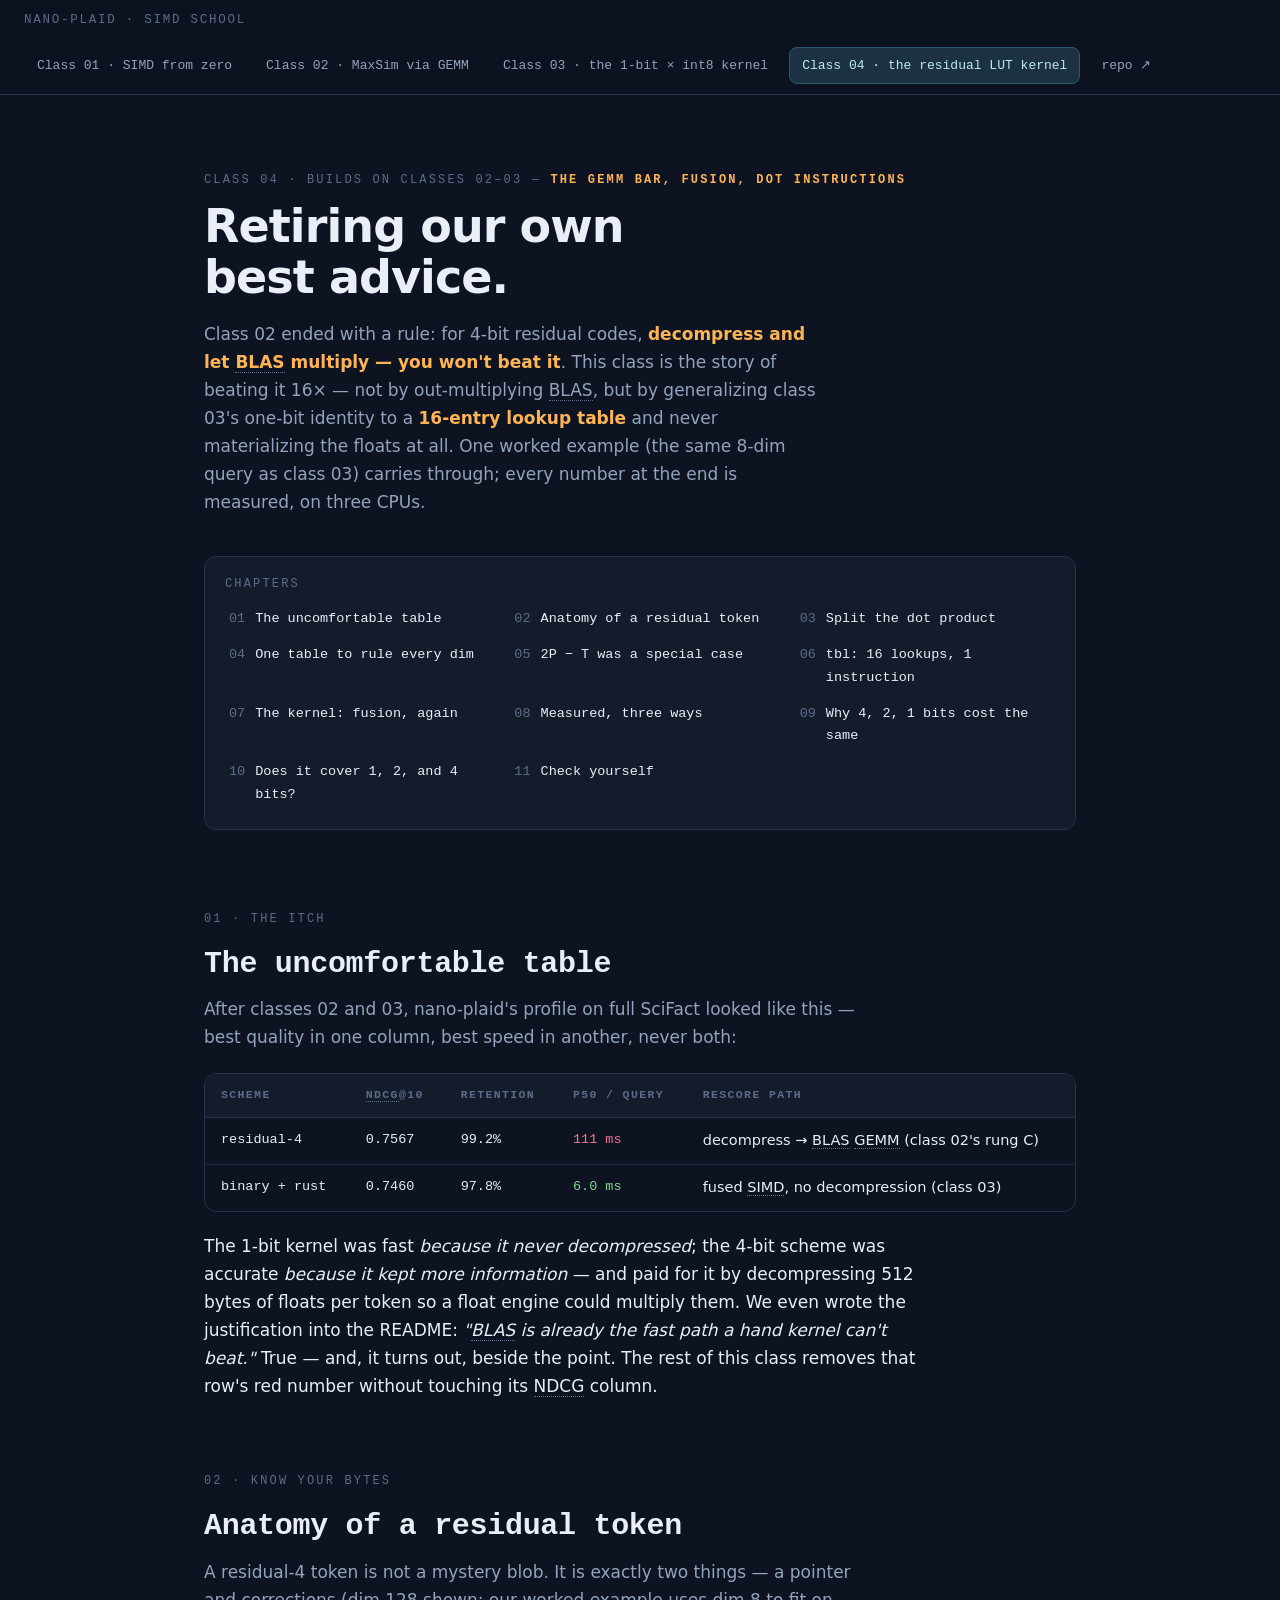
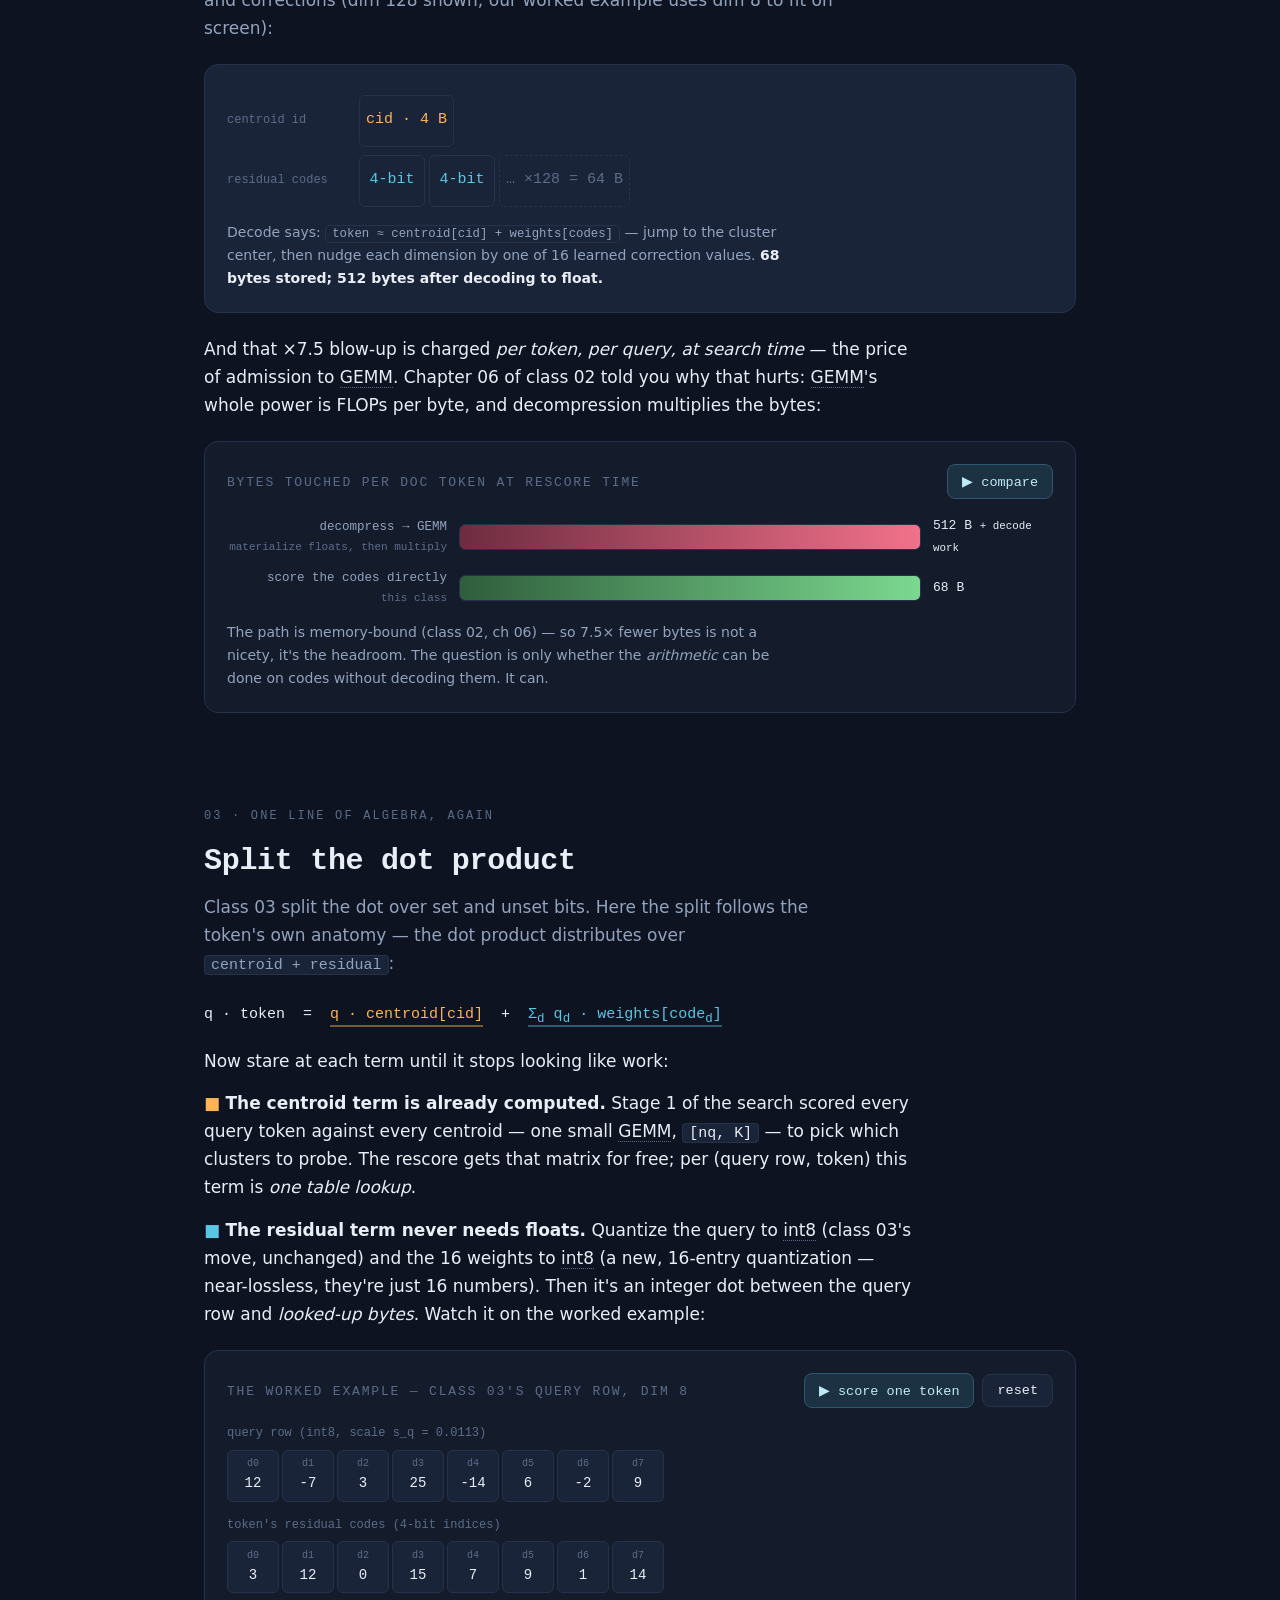
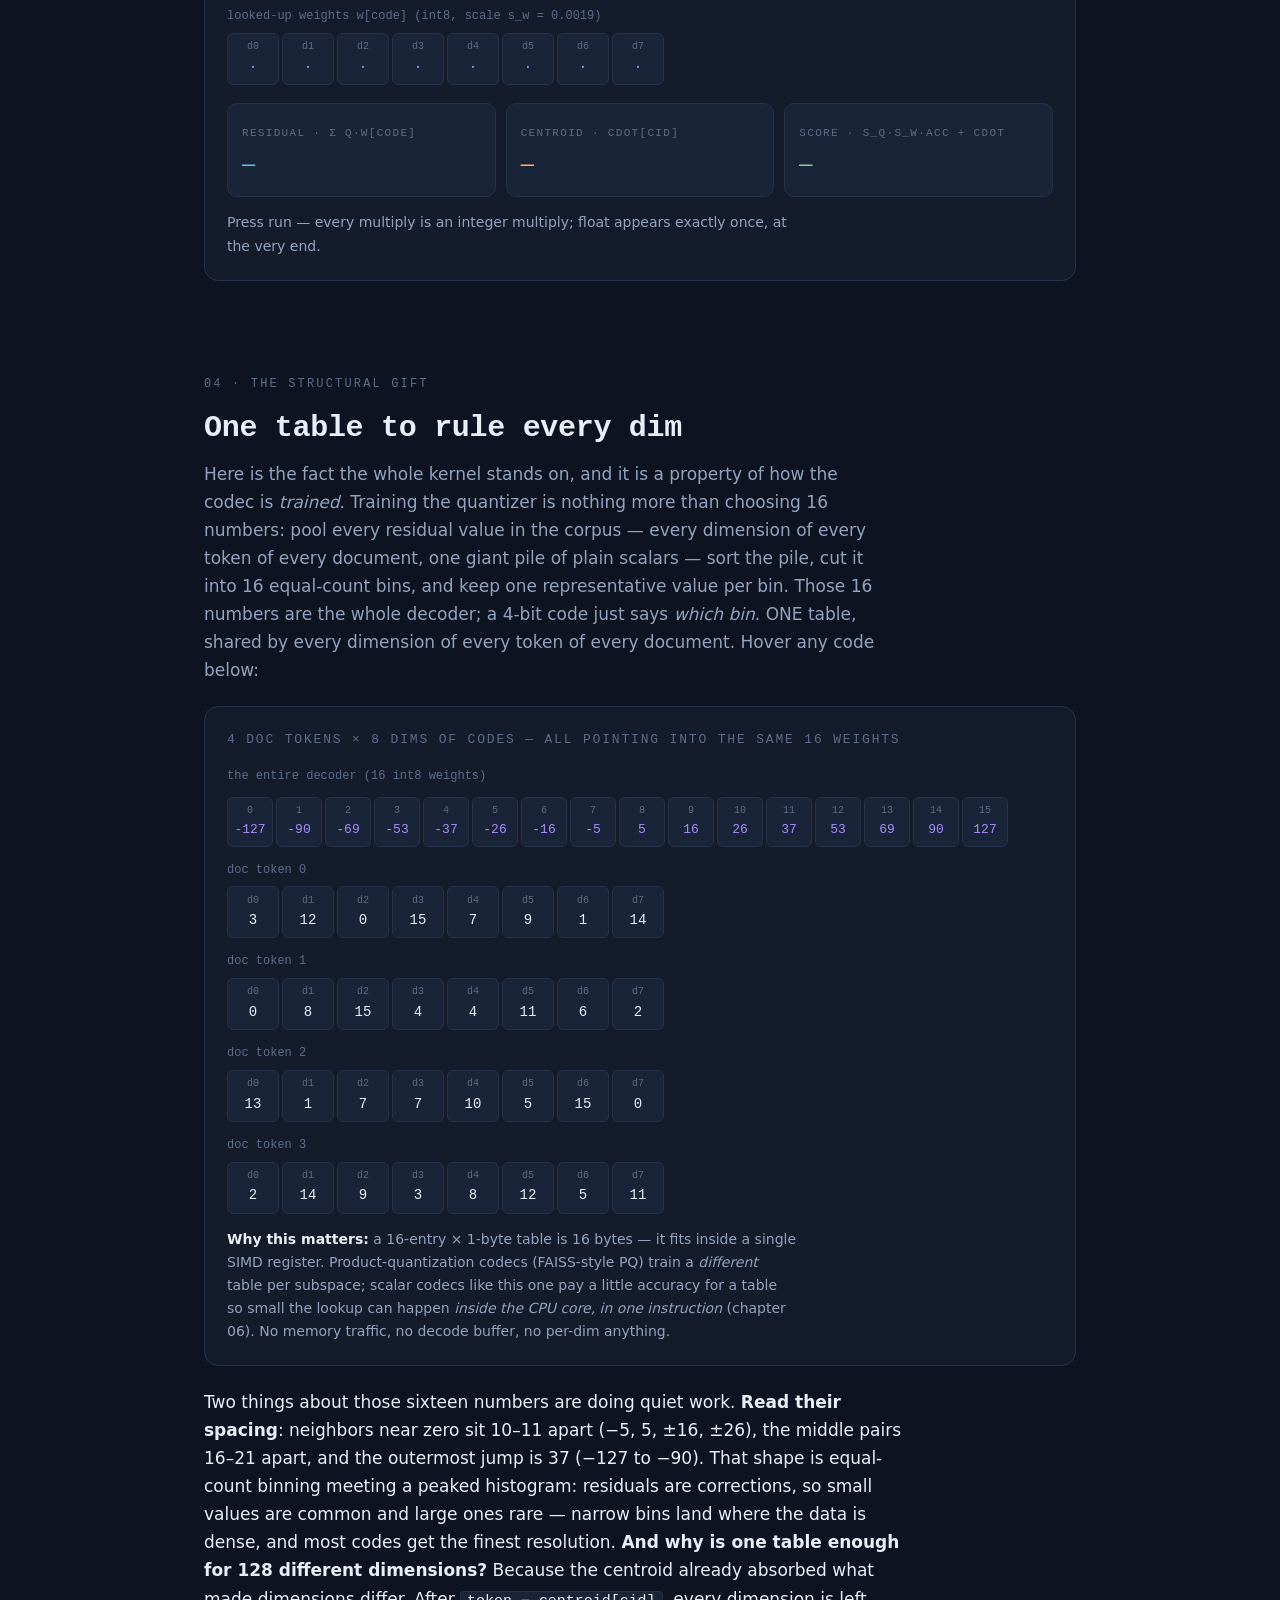
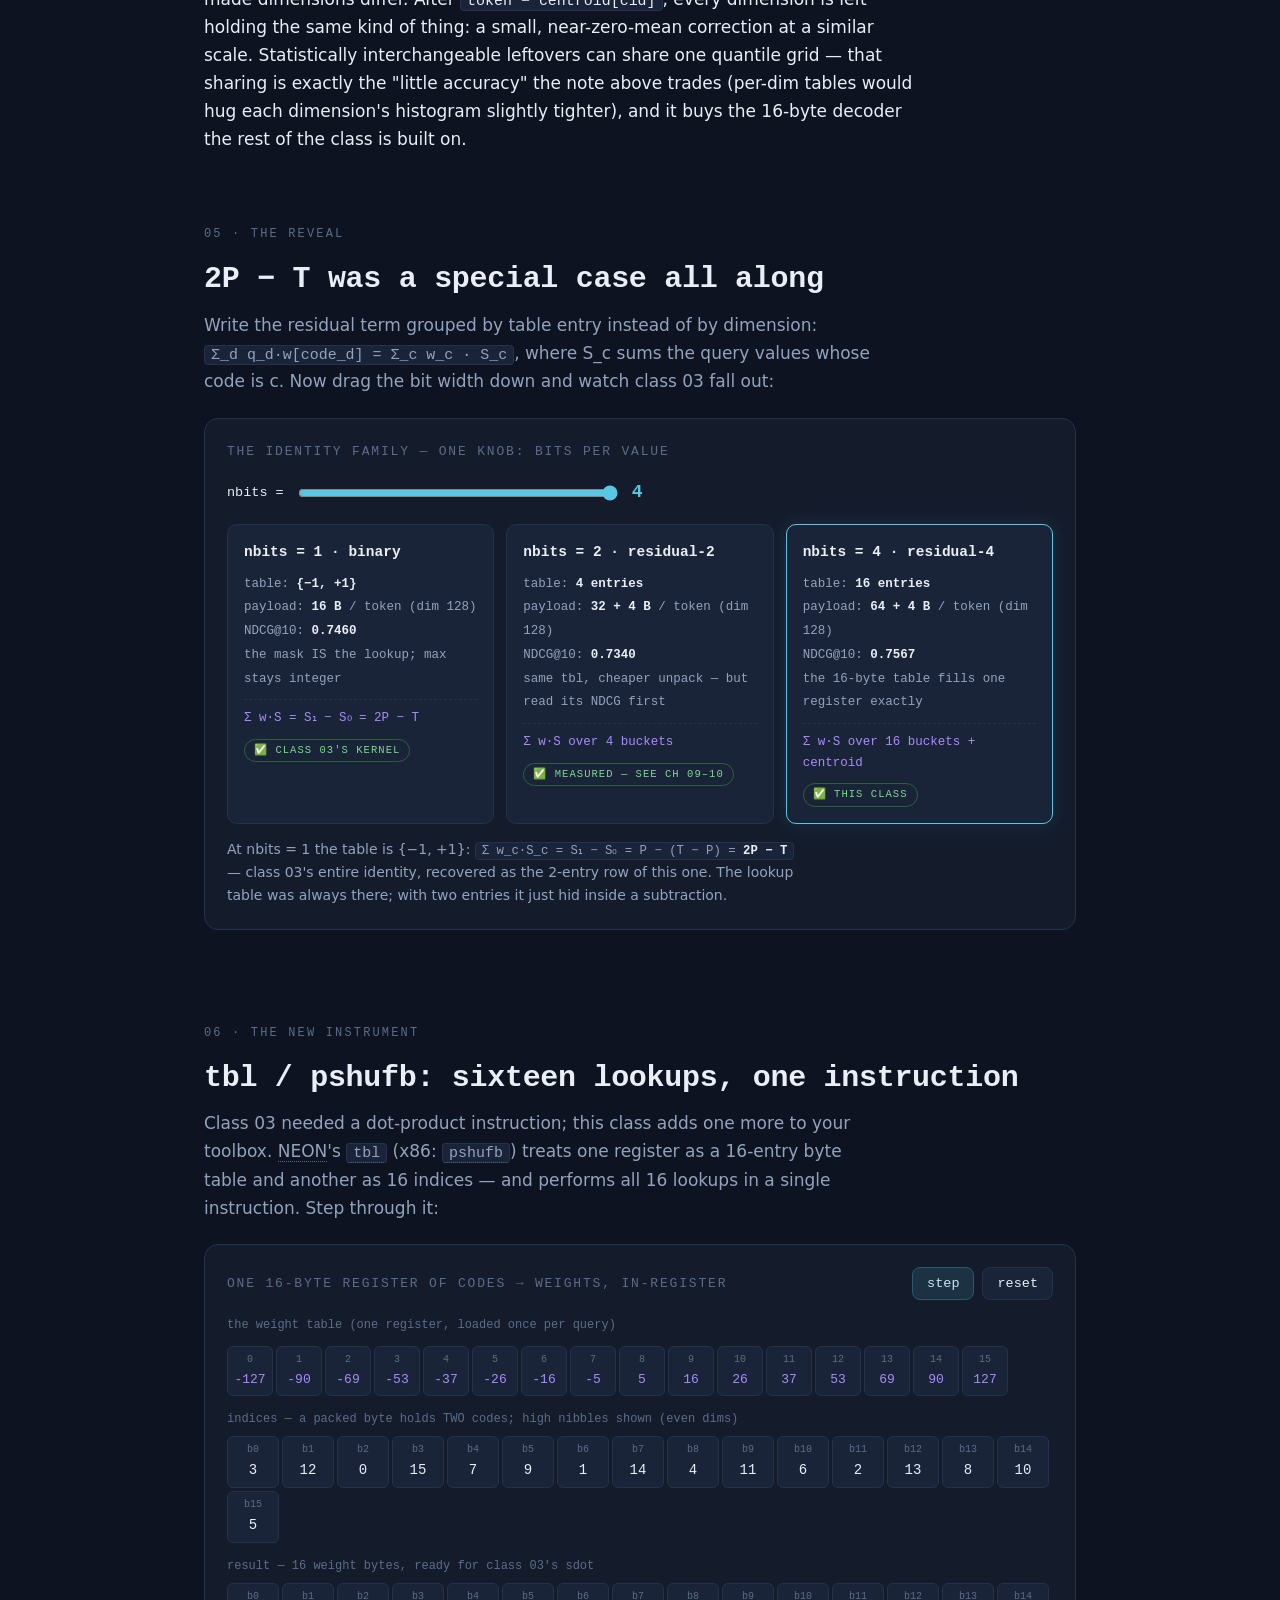
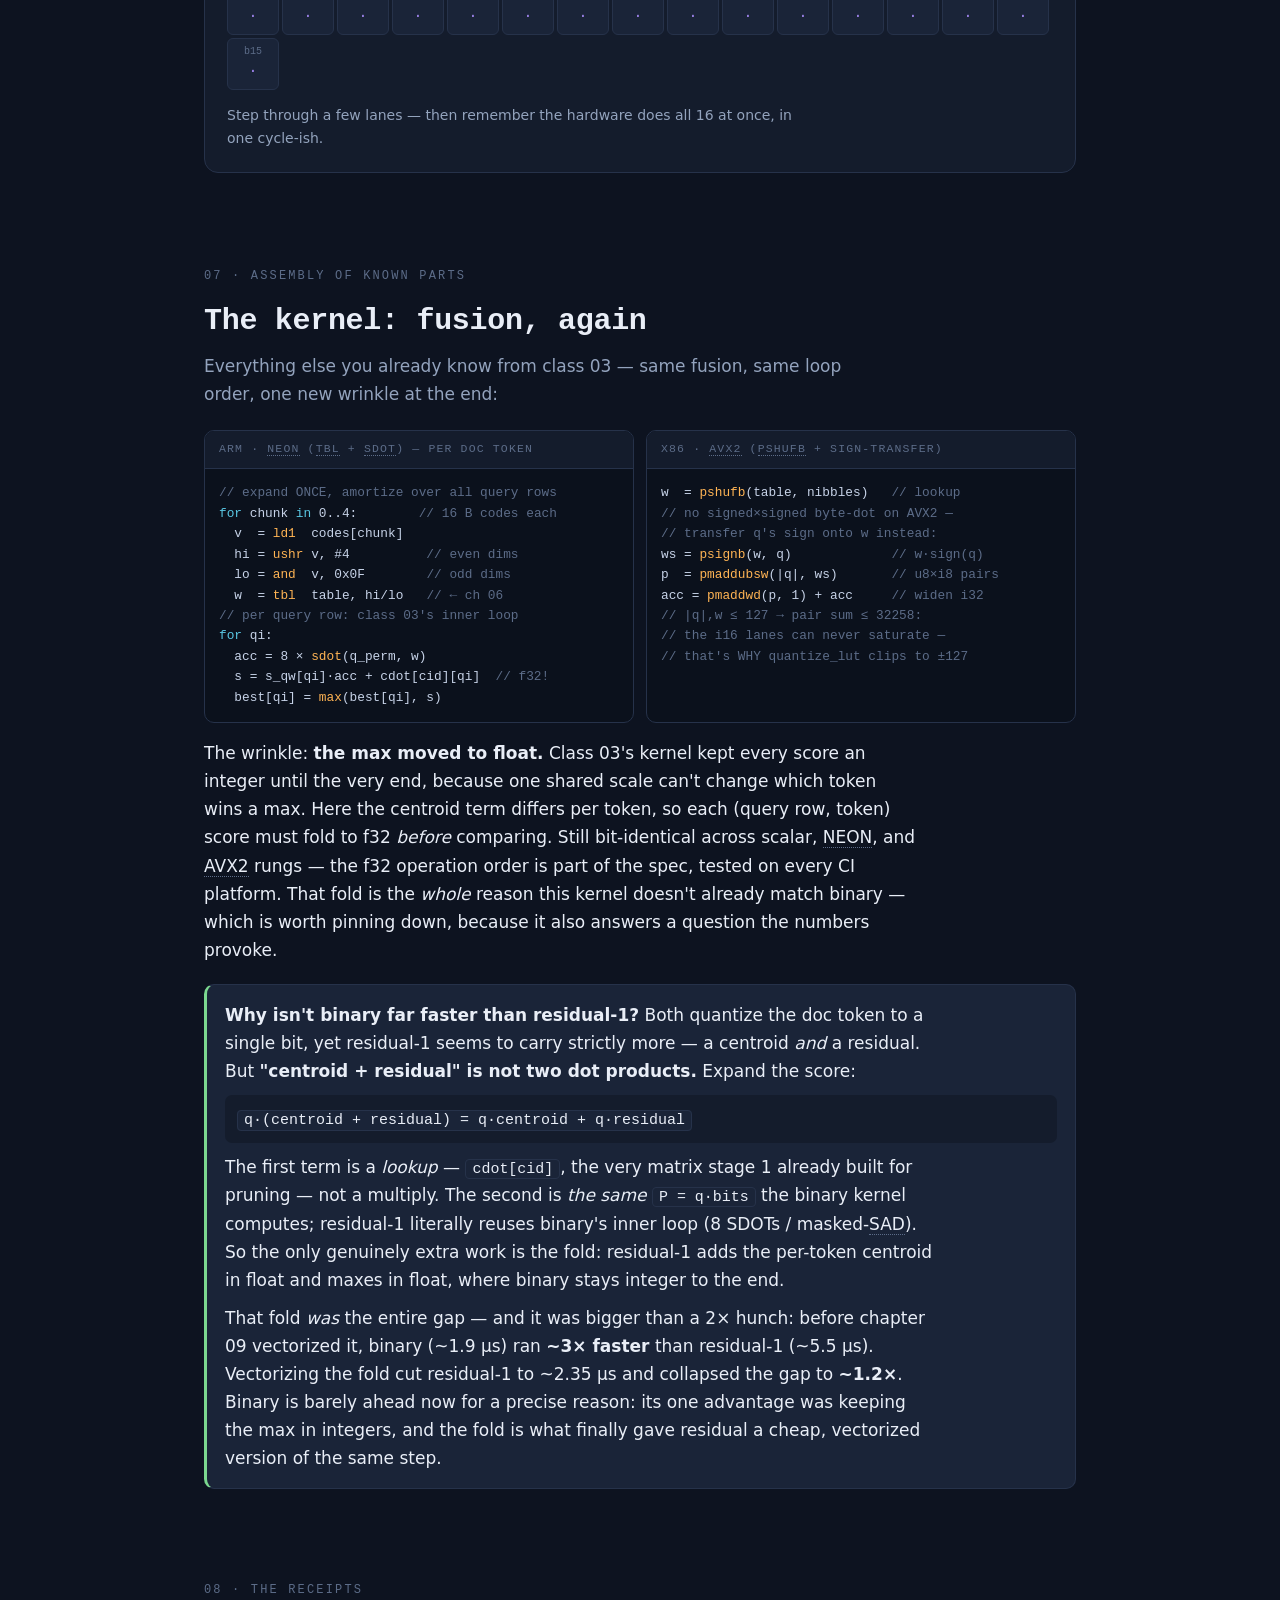
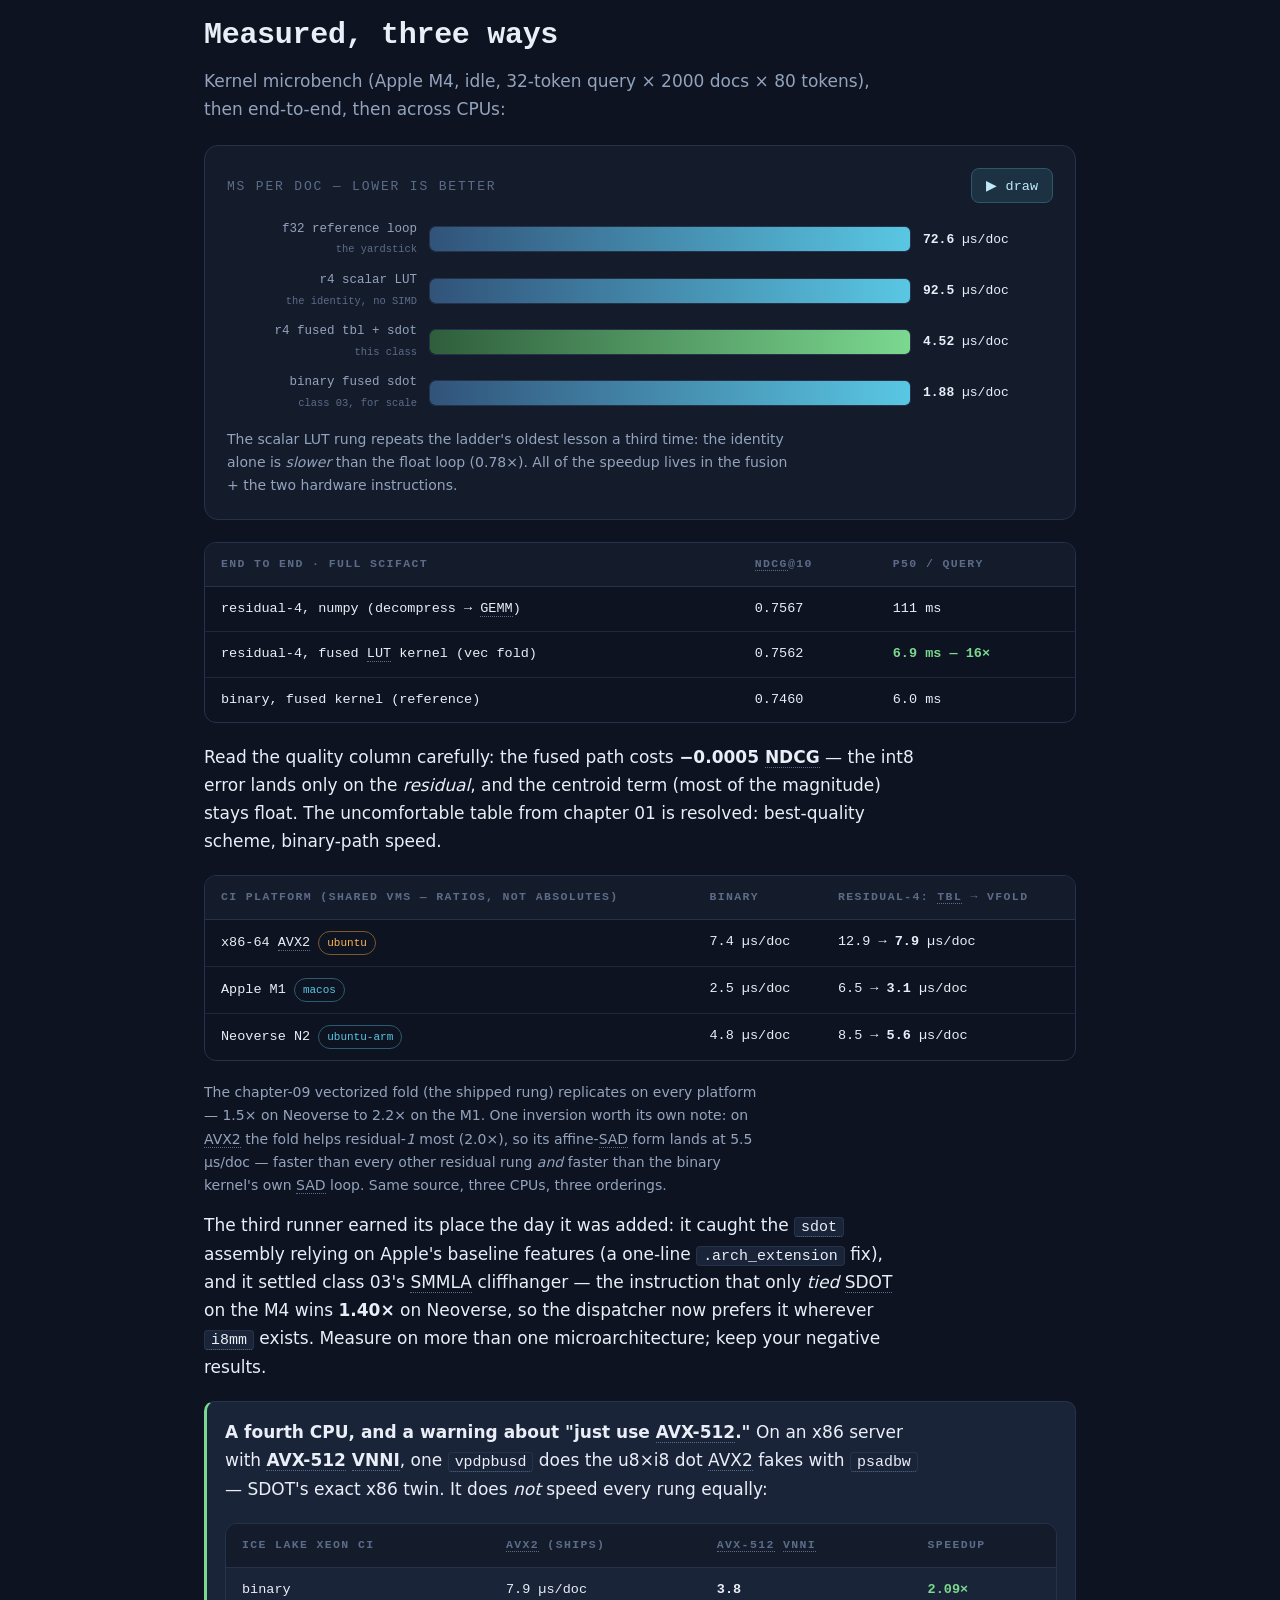
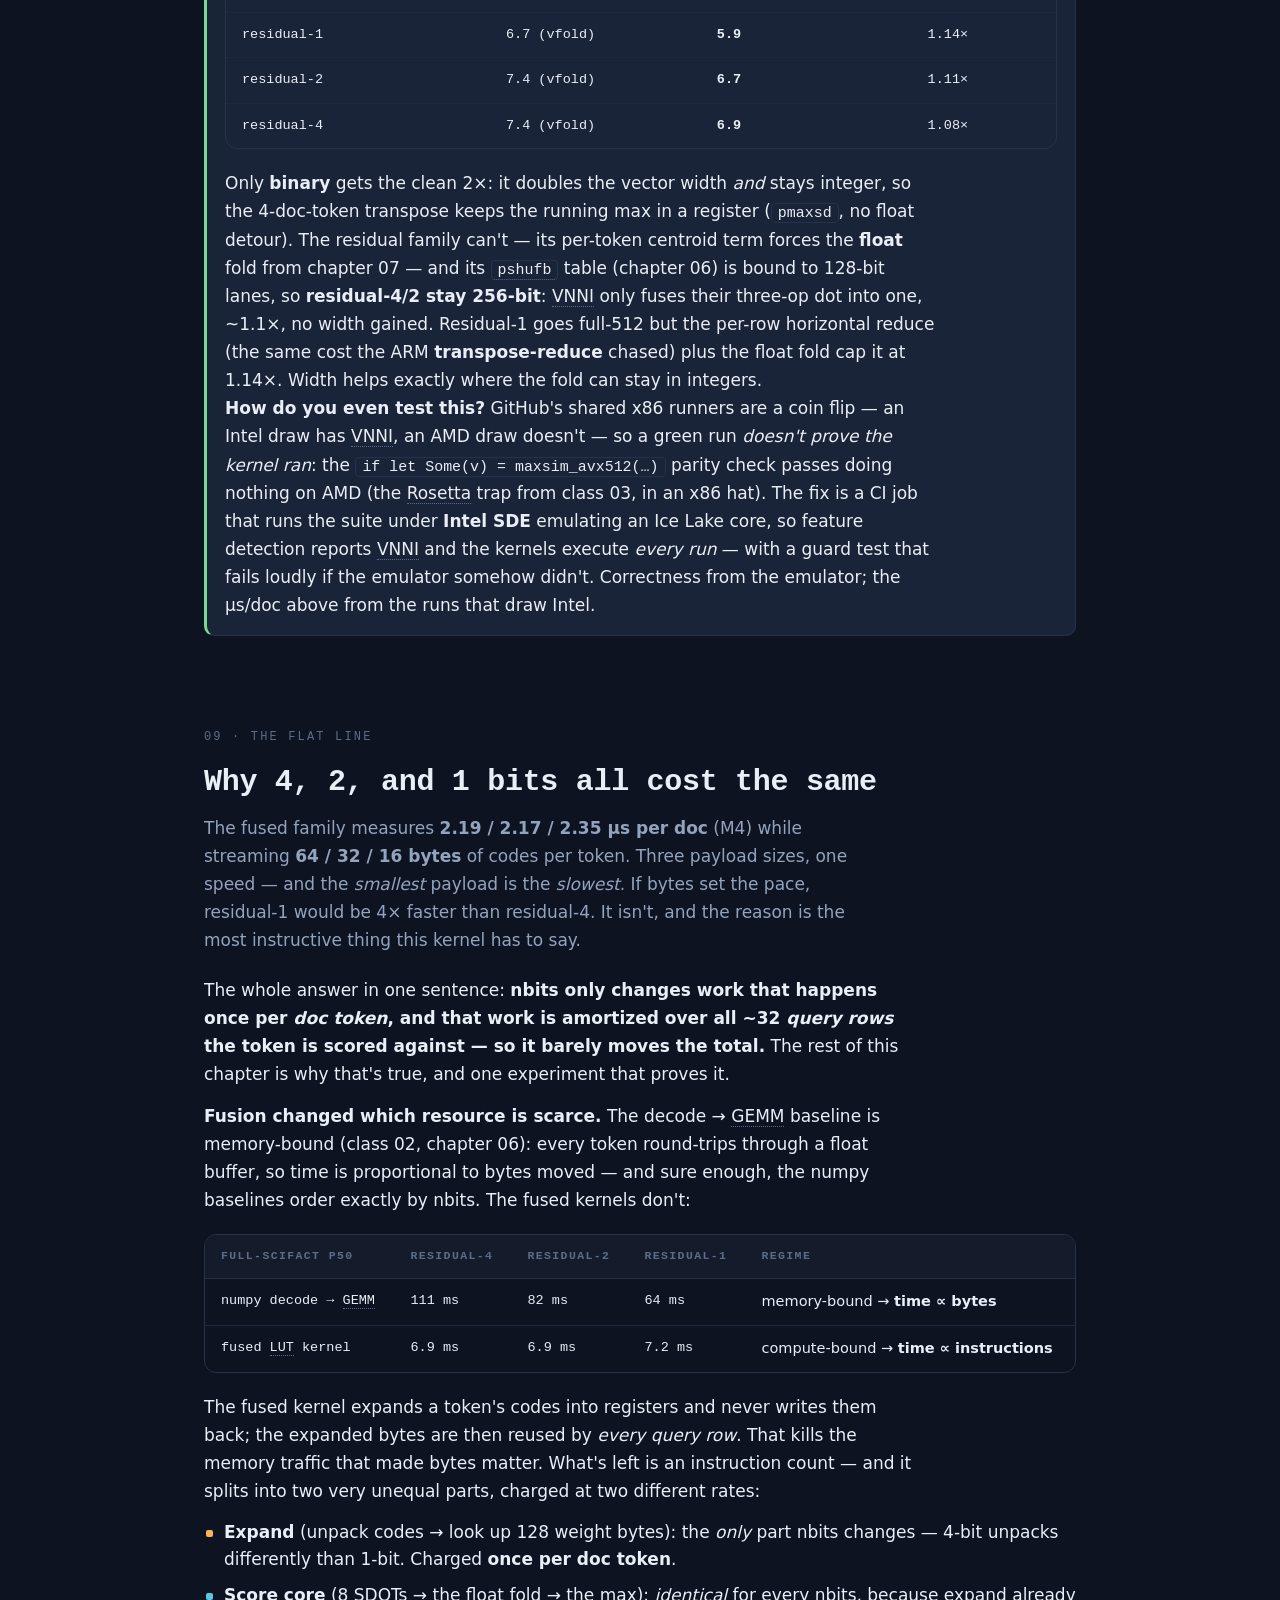
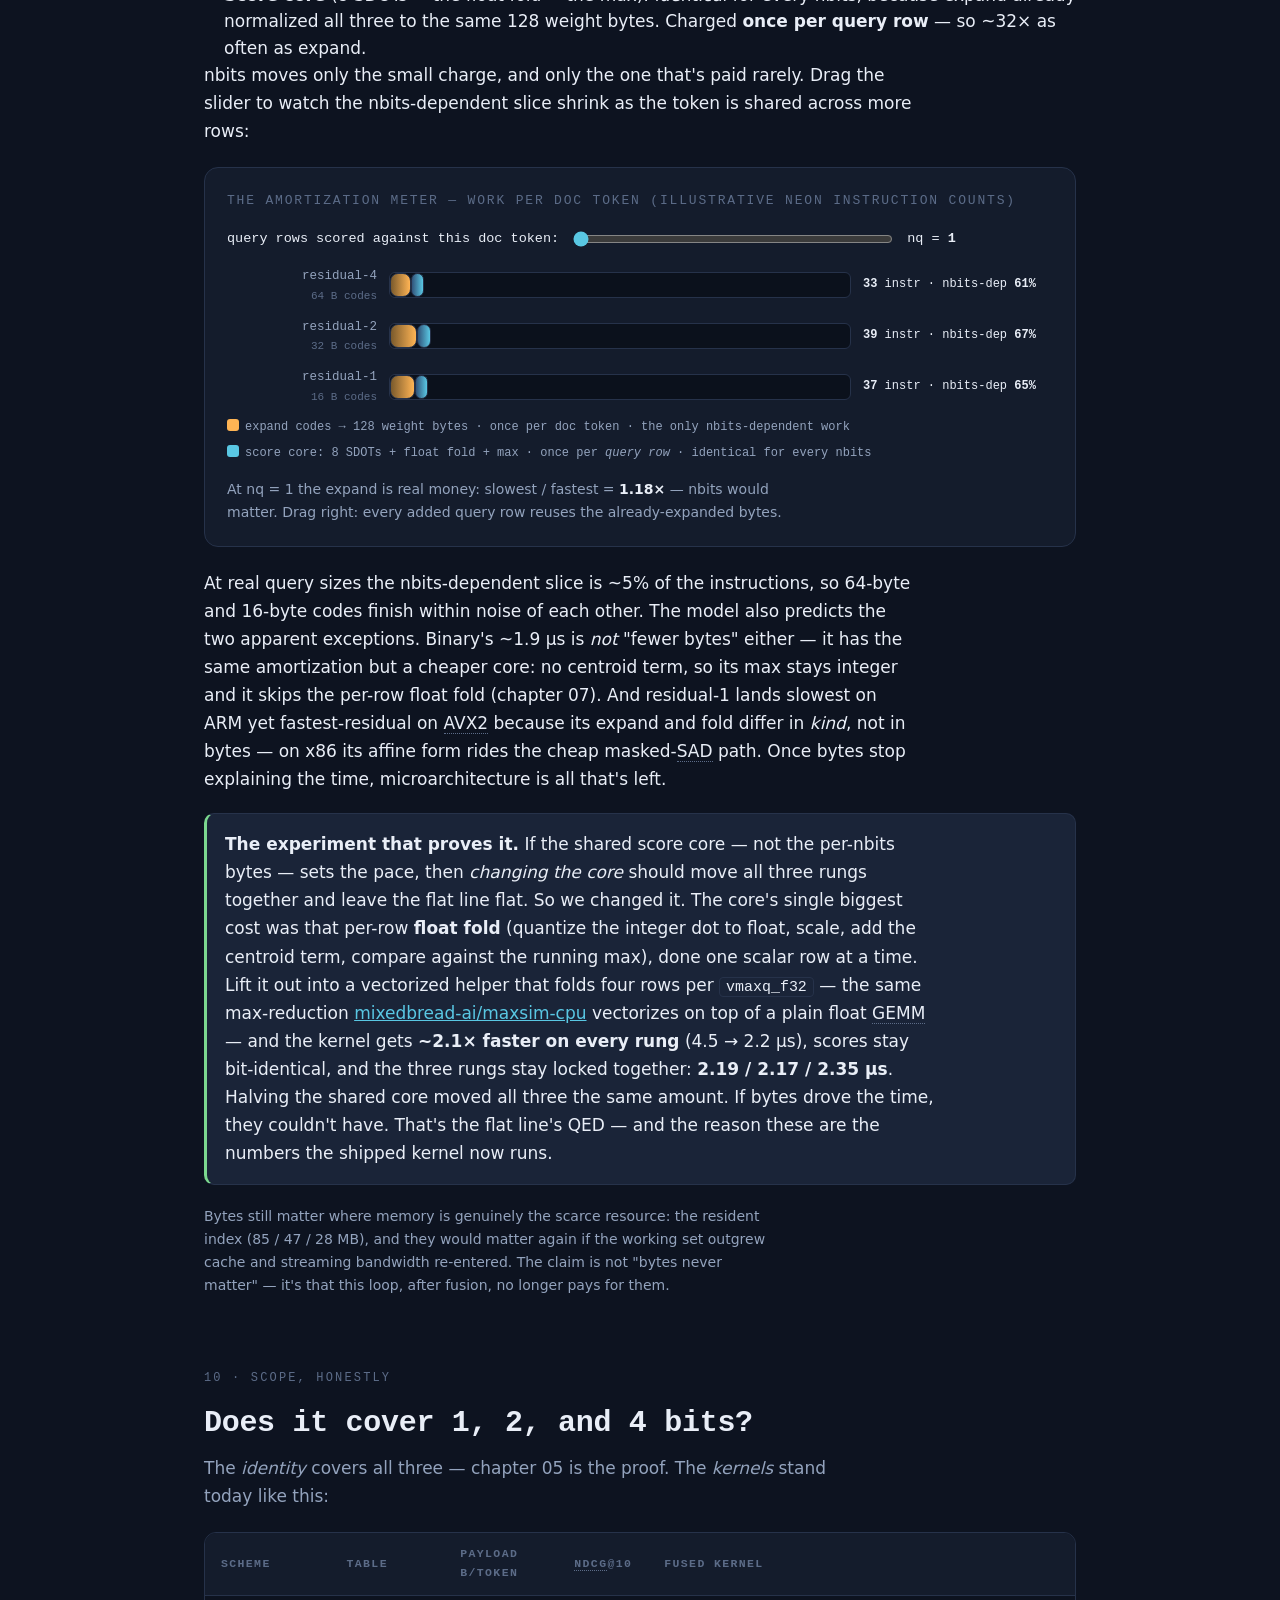
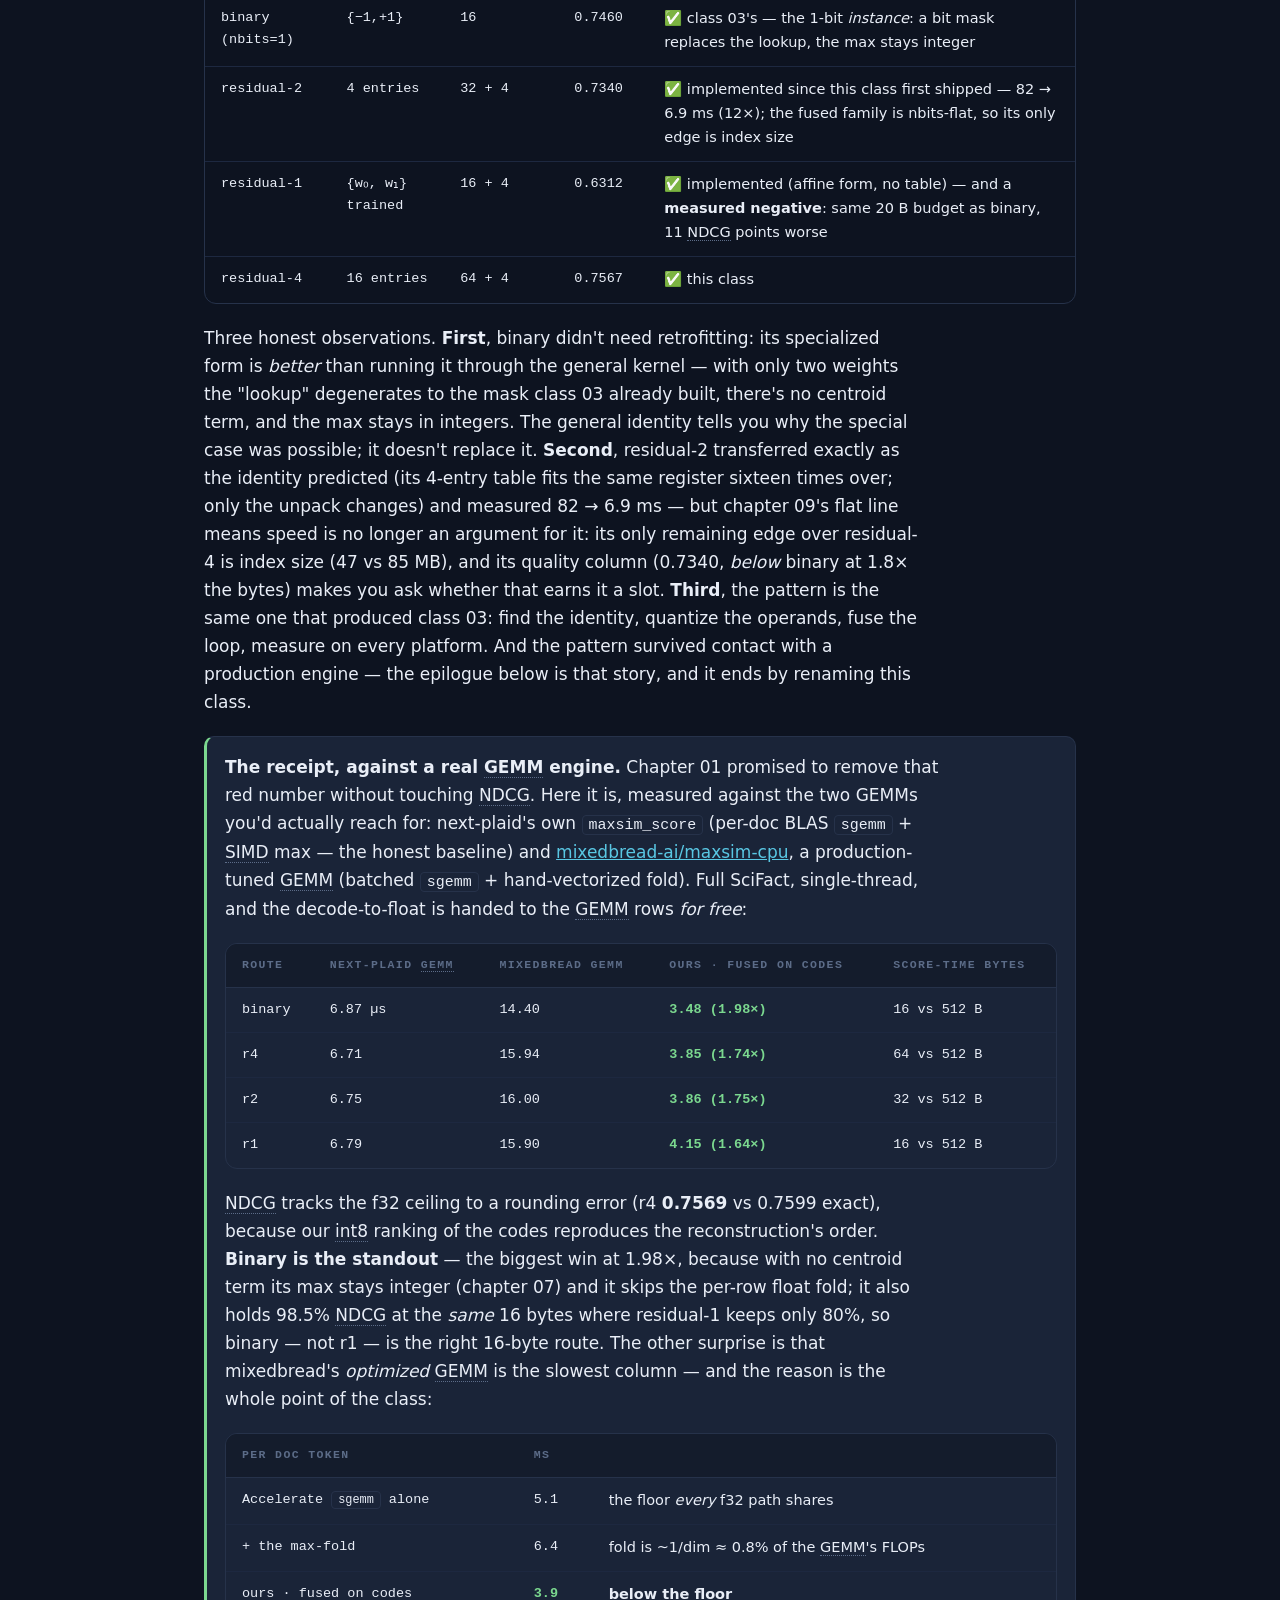
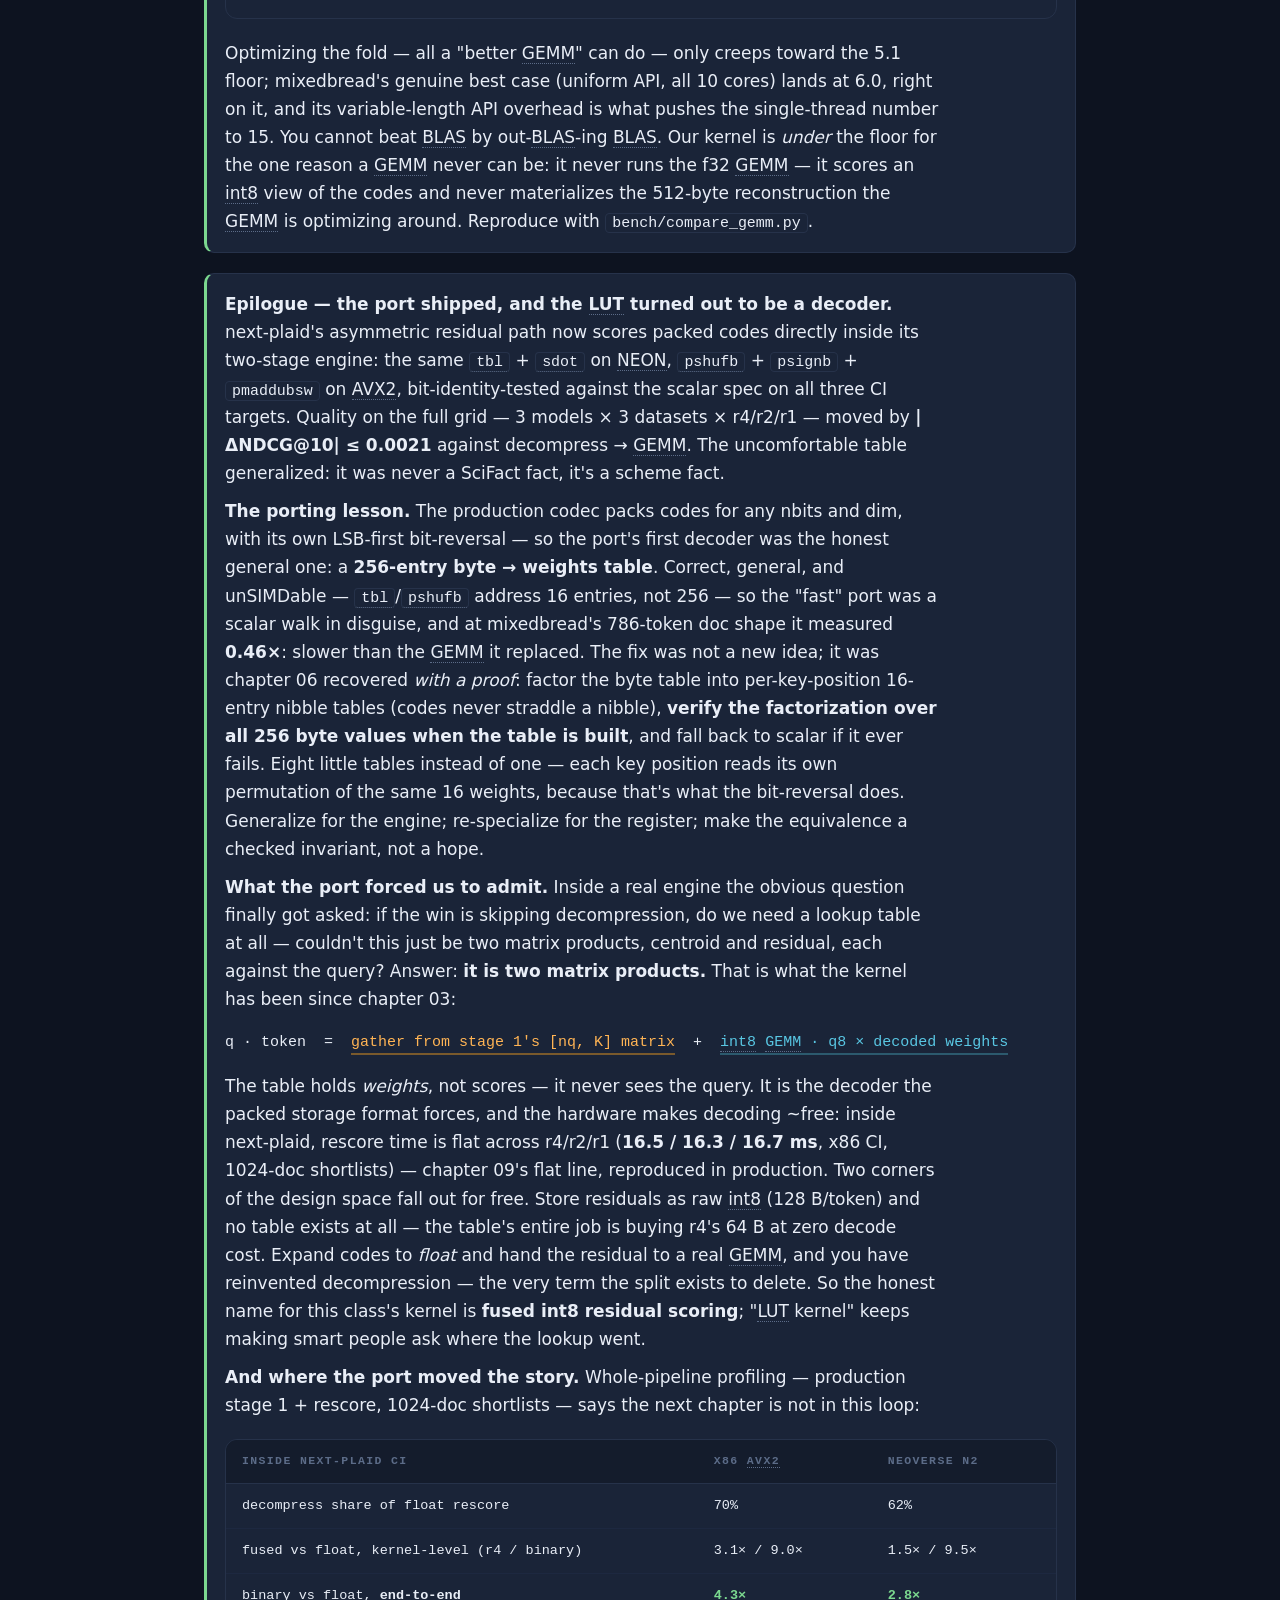
<file: docs/class4.html>
<!DOCTYPE html>
<html lang="en">
<head>
<meta charset="utf-8">
<meta name="viewport" content="width=device-width, initial-scale=1">
<title>Class 04 · the residual LUT kernel — nano-plaid SIMD school</title>
<link rel="stylesheet" href="course.css">
<style>
  /* ── class-4 specific components ── */
  .beats{margin:14px 0 0;padding-left:0;list-style:none;display:flex;flex-direction:column;gap:10px}
  .beats li{position:relative;padding-left:20px;line-height:1.55}
  .beats li::before{content:"";position:absolute;left:2px;top:.62em;width:7px;height:7px;
    border-radius:2px;background:var(--ch-a)}
  .beats li:last-child::before{background:var(--ch-b)}
  .callout{margin:20px 0;padding:16px 18px;border:1px solid var(--line);border-left:3px solid var(--ok);
    border-radius:10px;background:var(--panel-2)}
  .callout p{margin:0}
  .eq{margin:10px 0;padding:9px 12px;border-radius:7px;background:var(--panel);overflow-x:auto}
  .eq code{white-space:nowrap;font-size:15px}
  .kv{display:flex;gap:22px;flex-wrap:wrap;margin-top:14px;font-family:var(--mono);
      font-size:14px;font-variant-numeric:tabular-nums}
  .kv .k{color:var(--faint)} .kv b{font-size:17px}
  .id-box{border:1px solid var(--line);border-radius:10px;padding:12px 14px;background:var(--panel-2)}
  .id-box .lab{font-family:var(--mono);font-size:11px;letter-spacing:.12em;
    text-transform:uppercase;color:var(--faint)}
  .id-box .val{font-family:var(--mono);font-size:22px;margin-top:4px;font-variant-numeric:tabular-nums}
  .id-readout{display:grid;grid-template-columns:repeat(auto-fit,minmax(150px,1fr));gap:10px;margin-top:18px}
  .id-box.c .val{color:var(--ch-a)} .id-box.r .val{color:var(--ch-b)}
  .id-box.s .val{color:var(--ok)}
  .sliderline{display:flex;gap:14px;align-items:center;font-family:var(--mono);font-size:13.5px;flex-wrap:wrap}
  input[type=range]{accent-color:var(--ch-b);width:min(320px,60vw)}
  input[type=range]:focus-visible{outline:2px solid var(--ch-b);outline-offset:4px}

  /* LUT strip + lookup animation */
  .lut-strip{display:flex;gap:3px;flex-wrap:wrap;margin:10px 0}
  .lut-cell{min-width:46px;height:50px;border:1px solid var(--line);border-radius:6px;
    background:var(--panel-2);display:flex;flex-direction:column;align-items:center;
    justify-content:center;font-family:var(--mono);font-variant-numeric:tabular-nums;
    transition:border-color .25s,background .25s}
  .lut-cell .ix{font-size:10px;color:var(--faint)}
  .lut-cell .wv{font-size:13px;color:var(--ch-r)}
  .lut-cell.hit{border-color:var(--ch-b);background:#14222e}
  .lut-cell.hit .wv{color:var(--ch-b)}
  .tok-row{display:flex;gap:3px;flex-wrap:wrap;margin:6px 0}
  .tok-cell{min-width:52px;height:52px;border:1px solid var(--line);border-radius:6px;
    background:var(--panel-2);display:flex;flex-direction:column;align-items:center;
    justify-content:center;font-family:var(--mono);font-variant-numeric:tabular-nums;
    cursor:pointer;transition:border-color .2s,background .2s}
  .tok-cell:focus-visible{outline:2px solid var(--ch-b);outline-offset:2px}
  .tok-cell .d{font-size:10px;color:var(--faint)}
  .tok-cell .cv{font-size:14px;color:var(--ink)}
  .tok-cell.sel{border-color:var(--ch-b);background:#14222e}
  .tok-cell.sel .cv{color:var(--ch-b)}
  .row-label{font-family:var(--mono);font-size:12px;color:var(--faint);margin-top:14px}
  .out-cell .cv{color:var(--ch-r)}

  /* decode blow-up */
  .byte-bars{display:grid;gap:10px;margin-top:16px}
  .byte-row{display:grid;grid-template-columns:minmax(170px,220px) 1fr 120px;gap:12px;align-items:center}
  .byte-row .lbl{font-family:var(--mono);font-size:12.5px;color:var(--muted);text-align:right}
  .byte-row .lbl small{display:block;color:var(--faint);font-size:11px}
  .byte-row .track{height:26px;background:#0b111c;border:1px solid var(--line);border-radius:6px;overflow:hidden}
  .byte-row .bar{height:100%;transition:width .7s cubic-bezier(.2,.8,.2,1);
    background:linear-gradient(90deg,#31537a,var(--ch-b))}
  .byte-row.bad .bar{background:linear-gradient(90deg,#6e2c40,var(--bad))}
  .byte-row.win .bar{background:linear-gradient(90deg,#2f5e3c,var(--ok))}
  .byte-row .val{font-family:var(--mono);font-size:13px;font-variant-numeric:tabular-nums;color:var(--ink)}

  /* split-identity table */
  .split-line{font-family:var(--mono);font-size:15px;margin:14px 0;line-height:2.1}
  .split-line .cterm{color:var(--ch-a);border-bottom:2px solid #7a5a2c;padding-bottom:2px}
  .split-line .rterm{color:var(--ch-b);border-bottom:2px solid #2c5a6e;padding-bottom:2px}
  .split-line b{color:var(--ok)}

  /* bit-width explorer */
  .bits-grid{display:grid;grid-template-columns:repeat(auto-fit,minmax(210px,1fr));gap:12px;margin-top:16px}
  .bits-card{border:1px solid var(--line);border-radius:10px;padding:16px;background:var(--panel-2);
    transition:border-color .3s,box-shadow .3s}
  .bits-card.live{border-color:var(--ch-b);box-shadow:0 0 18px rgba(89,199,227,.12)}
  .bits-card h4{font-family:var(--mono);font-size:14.5px;margin-bottom:8px}
  .bits-card .meta{font-family:var(--mono);font-size:12.5px;color:var(--muted);line-height:1.9}
  .bits-card .meta b{color:var(--ink)}
  .bits-card .idn{font-family:var(--mono);font-size:12.5px;color:var(--ch-r);margin-top:8px;
    border-top:1px dashed var(--line);padding-top:8px}
  .bits-card .status{display:inline-block;font-family:var(--mono);font-size:10.5px;
    letter-spacing:.1em;text-transform:uppercase;padding:2px 9px;border-radius:99px;
    border:1px solid var(--line);margin-top:10px;color:var(--muted)}
  .bits-card .status.done{border-color:#2f5e3c;color:var(--ok)}
  .bits-card .status.ex{border-color:#7a5a2c;color:var(--ch-a)}

  /* amortization meter (ch 09) */
  .amort{display:grid;gap:12px;margin-top:16px}
  .amort-row{display:grid;grid-template-columns:minmax(110px,150px) 1fr minmax(150px,190px);gap:12px;align-items:center}
  .amort-row .lbl{font-family:var(--mono);font-size:12.5px;color:var(--muted);text-align:right}
  .amort-row .lbl small{display:block;color:var(--faint);font-size:11px}
  .amort-row .track{height:26px;background:#0b111c;border:1px solid var(--line);border-radius:6px;overflow:hidden;display:flex}
  .amort-row .seg{height:100%;transition:width .45s cubic-bezier(.2,.8,.2,1)}
  .amort-row .seg.ex{background:linear-gradient(90deg,#7a5a2c,var(--ch-a))}
  .amort-row .seg.sc{background:linear-gradient(90deg,#31537a,var(--ch-b))}
  .amort-row .val{font-family:var(--mono);font-size:12px;font-variant-numeric:tabular-nums;color:var(--ink)}
  .amort-legend{display:flex;flex-direction:column;gap:6px;font-family:var(--mono);font-size:12px;color:var(--muted);margin-top:12px}
  .amort-legend .sw{display:inline-block;width:12px;height:12px;border-radius:3px;vertical-align:-1px;margin-right:6px}
</style>
</head>
<body>
<div class="course-bar">
  <span class="brand">nano-plaid · SIMD school</span>
  <nav class="tabs" aria-label="Classes">
    <a href="./" class="tab">Class 01 · SIMD from zero</a>
    <a href="class2.html" class="tab">Class 02 · MaxSim via GEMM</a>
    <a href="class3.html" class="tab">Class 03 · the 1-bit × int8 kernel</a>
    <a href="class4.html" class="tab active">Class 04 · the residual LUT kernel</a>
    <a href="https://github.com/joe32140/nano-plaid" class="tab">repo ↗</a>
  </nav>
</div>

<main>
<header>
  <span class="eyebrow">class 04 · builds on classes 02–03 — <b>the GEMM bar, fusion, dot instructions</b></span>
  <h1>Retiring our own best advice.</h1>
  <p class="hero-sub">Class 02 ended with a rule: for 4-bit residual codes, <b>decompress and
  let BLAS multiply — you won't beat it</b>. This class is the story of beating it 16× —
  not by out-multiplying BLAS, but by generalizing class 03's one-bit identity to a
  <b>16-entry lookup table</b> and never materializing the floats at all. One worked example
  (the same 8-dim query as class 03) carries through; every number at the end is measured,
  on three CPUs.</p>

  <nav class="toc" aria-label="Chapters">
    <span class="eyebrow">chapters</span>
    <ol>
      <li><a href="#r1"><span class="n">01</span> The uncomfortable table</a></li>
      <li><a href="#r2"><span class="n">02</span> Anatomy of a residual token</a></li>
      <li><a href="#r3"><span class="n">03</span> Split the dot product</a></li>
      <li><a href="#r4"><span class="n">04</span> One table to rule every dim</a></li>
      <li><a href="#r5"><span class="n">05</span> 2P − T was a special case</a></li>
      <li><a href="#r6"><span class="n">06</span> tbl: 16 lookups, 1 instruction</a></li>
      <li><a href="#r7"><span class="n">07</span> The kernel: fusion, again</a></li>
      <li><a href="#r8"><span class="n">08</span> Measured, three ways</a></li>
      <li><a href="#r9"><span class="n">09</span> Why 4, 2, 1 bits cost the same</a></li>
      <li><a href="#r10"><span class="n">10</span> Does it cover 1, 2, and 4 bits?</a></li>
      <li><a href="#r11"><span class="n">11</span> Check yourself</a></li>
    </ol>
  </nav>
</header>

<!-- ═══ 01 THE TABLE ═══ -->
<section id="r1">
  <span class="eyebrow">01 · the itch</span>
  <h2>The uncomfortable table</h2>
  <p class="lede">After classes 02 and 03, nano-plaid's profile on full SciFact looked like
  this — best quality in one column, best speed in another, never both:</p>

  <div class="tbl-wrap">
    <table>
      <tr><th>scheme</th><th>NDCG@10</th><th>retention</th><th>p50 / query</th><th>rescore path</th></tr>
      <tr><td class="mono">residual-4</td><td class="mono">0.7567</td><td class="mono">99.2%</td>
          <td class="mono" style="color:var(--bad)">111 ms</td><td>decompress → BLAS GEMM (class 02's rung C)</td></tr>
      <tr><td class="mono">binary + rust</td><td class="mono">0.7460</td><td class="mono">97.8%</td>
          <td class="mono" style="color:var(--ok)">6.0 ms</td><td>fused SIMD, no decompression (class 03)</td></tr>
    </table>
  </div>

  <p>The 1-bit kernel was fast <em>because it never decompressed</em>; the 4-bit scheme was
  accurate <em>because it kept more information</em> — and paid for it by decompressing
  512 bytes of floats per token so a float engine could multiply them. We even wrote the
  justification into the README: <em>"BLAS is already the fast path a hand kernel can't
  beat."</em> True — and, it turns out, beside the point. The rest of this class removes that
  row's red number without touching its NDCG column.</p>
</section>

<!-- ═══ 02 ANATOMY ═══ -->
<section id="r2">
  <span class="eyebrow">02 · know your bytes</span>
  <h2>Anatomy of a residual token</h2>
  <p class="lede">A residual-4 token is not a mystery blob. It is exactly two things — a
  pointer and corrections (dim 128 shown; our worked example uses dim 8 to fit on screen):</p>

  <div class="widget" style="background:var(--panel-2)">
    <div class="strip-row"><span class="strip-label">centroid id</span>
      <div class="strip"><div class="lane a" style="min-width:90px">cid · 4 B</div></div></div>
    <div class="strip-row"><span class="strip-label">residual codes</span>
      <div class="strip"><div class="lane b" style="min-width:66px">4-bit</div><div class="lane b" style="min-width:66px">4-bit</div><div class="lane b ghost" style="min-width:130px">… ×128 = 64 B</div></div></div>
    <p class="note">Decode says: <code>token ≈ centroid[cid] + weights[codes]</code> — jump to
    the cluster center, then nudge each dimension by one of 16 learned correction values.
    <b>68 bytes stored; 512 bytes after decoding to float.</b></p>
  </div>

  <p>And that ×7.5 blow-up is charged <em>per token, per query, at search time</em> — the
  price of admission to GEMM. Chapter 06 of class 02 told you why that hurts: GEMM's whole
  power is FLOPs per byte, and decompression multiplies the bytes:</p>

  <div class="widget">
    <div class="widget-head">
      <span class="widget-title">bytes touched per doc token at rescore time</span>
      <div class="controls"><button class="primary" id="byteRun">▶ compare</button></div>
    </div>
    <div class="byte-bars">
      <div class="byte-row bad" id="br0">
        <div class="lbl">decompress → GEMM<small>materialize floats, then multiply</small></div>
        <div class="track"><div class="bar"></div></div>
        <div class="val">512 B <small>+ decode work</small></div>
      </div>
      <div class="byte-row win" id="br1">
        <div class="lbl">score the codes directly<small>this class</small></div>
        <div class="track"><div class="bar"></div></div>
        <div class="val">68 B</div>
      </div>
    </div>
    <p class="note">The path is memory-bound (class 02, ch 06) — so 7.5× fewer bytes is not a
    nicety, it's the headroom. The question is only whether the <em>arithmetic</em> can be
    done on codes without decoding them. It can.</p>
  </div>
</section>

<!-- ═══ 03 SPLIT ═══ -->
<section id="r3">
  <span class="eyebrow">03 · one line of algebra, again</span>
  <h2>Split the dot product</h2>
  <p class="lede">Class 03 split the dot over set and unset bits. Here the split follows the
  token's own anatomy — the dot product distributes over <code>centroid + residual</code>:</p>

  <div class="split-line">
    q · token &nbsp;=&nbsp; <span class="cterm">q · centroid[cid]</span> &nbsp;+&nbsp;
    <span class="rterm">Σ<sub>d</sub> q<sub>d</sub> · weights[code<sub>d</sub>]</span>
  </div>

  <p>Now stare at each term until it stops looking like work:</p>
  <p><span style="color:var(--ch-a)">■</span> <strong>The centroid term is already computed.</strong>
  Stage 1 of the search scored every query token against every centroid — one small GEMM,
  <code>[nq, K]</code> — to pick which clusters to probe. The rescore gets that matrix for
  free; per (query row, token) this term is <em>one table lookup</em>.</p>
  <p><span style="color:var(--ch-b)">■</span> <strong>The residual term never needs floats.</strong>
  Quantize the query to int8 (class 03's move, unchanged) and the 16 weights to int8 (a new,
  16-entry quantization — near-lossless, they're just 16 numbers). Then it's an integer dot
  between the query row and <em>looked-up bytes</em>. Watch it on the worked example:</p>

  <div class="widget">
    <div class="widget-head">
      <span class="widget-title">the worked example — class 03's query row, dim 8</span>
      <div class="controls"><button class="primary" id="splitRun">▶ score one token</button>
      <button id="splitReset">reset</button></div>
    </div>
    <div class="row-label">query row (int8, scale s_q = 0.0113)</div>
    <div class="tok-row" id="spQ"></div>
    <div class="row-label">token's residual codes (4-bit indices)</div>
    <div class="tok-row" id="spC"></div>
    <div class="row-label">looked-up weights w[code] (int8, scale s_w = 0.0019)</div>
    <div class="tok-row" id="spW"></div>
    <div class="id-readout">
      <div class="id-box r"><span class="lab">residual · Σ q·w[code]</span><div class="val" id="spAcc">—</div></div>
      <div class="id-box c"><span class="lab">centroid · cdot[cid]</span><div class="val" id="spC2">—</div></div>
      <div class="id-box s"><span class="lab">score · s_q·s_w·acc + cdot</span><div class="val" id="spS">—</div></div>
    </div>
    <p class="note" id="spNote">Press run — every multiply is an integer multiply; float
    appears exactly once, at the very end.</p>
  </div>
</section>

<!-- ═══ 04 SHARED TABLE ═══ -->
<section id="r4">
  <span class="eyebrow">04 · the structural gift</span>
  <h2>One table to rule every dim</h2>
  <p class="lede">Here is the fact the whole kernel stands on, and it is a property of how
  the codec is <em>trained</em>. Training the quantizer is nothing more than choosing 16
  numbers: pool every residual value in the corpus — every dimension of every token of every
  document, one giant pile of plain scalars — sort the pile, cut it into 16 equal-count
  bins, and keep one representative value per bin. Those 16 numbers are the whole decoder; a
  4-bit code just says <em>which bin</em>. ONE table, shared by every dimension of every
  token of every document. Hover any code below:</p>

  <div class="widget">
    <div class="widget-head"><span class="widget-title">4 doc tokens × 8 dims of codes — all pointing into the same 16 weights</span></div>
    <div class="row-label">the entire decoder (16 int8 weights)</div>
    <div class="lut-strip" id="shLut"></div>
    <div id="shToks"></div>
    <p class="note"><b>Why this matters:</b> a 16-entry × 1-byte table is 16 bytes — it fits
    inside a single SIMD register. Product-quantization codecs (FAISS-style PQ) train a
    <em>different</em> table per subspace; scalar codecs like this one pay a little accuracy
    for a table so small the lookup can happen <em>inside the CPU core, in one instruction</em>
    (chapter 06). No memory traffic, no decode buffer, no per-dim anything.</p>
  </div>

  <p>Two things about those sixteen numbers are doing quiet work. <strong>Read their
  spacing</strong>: neighbors near zero sit 10–11 apart (−5, 5, ±16, ±26), the middle pairs
  16–21 apart, and the outermost jump is 37 (−127 to −90). That shape is equal-count binning
  meeting a peaked histogram: residuals are corrections, so small values are common and large
  ones rare — narrow bins land where the data is dense, and most codes get the finest
  resolution. <strong>And why is one table enough for 128 different dimensions?</strong>
  Because the centroid already absorbed what made dimensions differ. After
  <code>token − centroid[cid]</code>, every dimension is left holding the same kind of thing:
  a small, near-zero-mean correction at a similar scale. Statistically interchangeable
  leftovers can share one quantile grid — that sharing is exactly the "little accuracy" the
  note above trades (per-dim tables would hug each dimension's histogram slightly tighter),
  and it buys the 16-byte decoder the rest of the class is built on.</p>
</section>

<!-- ═══ 05 GENERALIZE ═══ -->
<section id="r5">
  <span class="eyebrow">05 · the reveal</span>
  <h2>2P − T was a special case all along</h2>
  <p class="lede">Write the residual term grouped by table entry instead of by dimension:
  <code>Σ_d q_d·w[code_d] = Σ_c w_c · S_c</code>, where S_c sums the query values whose code
  is c. Now drag the bit width down and watch class 03 fall out:</p>

  <div class="widget">
    <div class="widget-head"><span class="widget-title">the identity family — one knob: bits per value</span></div>
    <div class="sliderline">
      <label for="bitSlider">nbits =</label>
      <input type="range" id="bitSlider" min="0" max="2" value="2" step="1"
             aria-label="bits per value: 1, 2 or 4">
      <b id="bitLabel" style="color:var(--ch-b);font-size:18px">4</b>
    </div>
    <div class="bits-grid" id="bitsGrid"></div>
    <p class="note">At nbits = 1 the table is {−1, +1}: <code>Σ w_c·S_c = S₁ − S₀ =
    P − (T − P) = <b>2P − T</b></code> — class 03's entire identity, recovered as the 2-entry
    row of this one. The lookup table was always there; with two entries it just hid inside
    a subtraction.</p>
  </div>
</section>

<!-- ═══ 06 TBL ═══ -->
<section id="r6">
  <span class="eyebrow">06 · the new instrument</span>
  <h2>tbl / pshufb: sixteen lookups, one instruction</h2>
  <p class="lede">Class 03 needed a dot-product instruction; this class adds one more to your
  toolbox. NEON's <code>tbl</code> (x86: <code>pshufb</code>) treats one register as a 16-entry
  byte table and another as 16 indices — and performs all 16 lookups in a single instruction.
  Step through it:</p>

  <div class="widget">
    <div class="widget-head">
      <span class="widget-title">one 16-byte register of codes → weights, in-register</span>
      <div class="controls"><button class="primary" id="tblStep">step</button>
      <button id="tblReset">reset</button></div>
    </div>
    <div class="row-label">the weight table (one register, loaded once per query)</div>
    <div class="lut-strip" id="tblLut"></div>
    <div class="row-label">indices — a packed byte holds TWO codes; high nibbles shown (even dims)</div>
    <div class="tok-row" id="tblIdx"></div>
    <div class="row-label">result — 16 weight bytes, ready for class 03's sdot</div>
    <div class="tok-row" id="tblOut"></div>
    <p class="note" id="tblNote">This exact instruction is the engine of FAISS's 4-bit
    "fast-scan" and llama.cpp's Q4 kernels — in-register table lookup is <em>the</em>
    established way to score 4-bit codes. What's ours is the composition: fusing it into
    MaxSim's doc-token-outer loop with the centroid term riding stage 1's matrix.</p>
  </div>
</section>

<!-- ═══ 07 KERNEL ═══ -->
<section id="r7">
  <span class="eyebrow">07 · assembly of known parts</span>
  <h2>The kernel: fusion, again</h2>
  <p class="lede">Everything else you already know from class 03 — same fusion, same loop
  order, one new wrinkle at the end:</p>

  <div class="code-cols">
    <div class="codebox"><div class="cap">ARM · NEON (tbl + sdot) — per doc token</div>
<pre><span class="cm">// expand ONCE, amortize over all query rows</span>
<span class="kw">for</span> chunk <span class="kw">in</span> 0..4:        <span class="cm">// 16 B codes each</span>
  v  = <span class="fn">ld1</span>  codes[chunk]
  hi = <span class="fn">ushr</span> v, #4          <span class="cm">// even dims</span>
  lo = <span class="fn">and</span>  v, 0x0F        <span class="cm">// odd dims</span>
  w  = <span class="fn">tbl</span>  table, hi/lo   <span class="cm">// ← ch 06</span>
<span class="cm">// per query row: class 03's inner loop</span>
<span class="kw">for</span> qi:
  acc = 8 × <span class="fn">sdot</span>(q_perm, w)
  s = s_qw[qi]·acc + cdot[cid][qi]  <span class="cm">// f32!</span>
  best[qi] = <span class="fn">max</span>(best[qi], s)</pre></div>
    <div class="codebox"><div class="cap">x86 · AVX2 (pshufb + sign-transfer)</div>
<pre>w  = <span class="fn">pshufb</span>(table, nibbles)   <span class="cm">// lookup</span>
<span class="cm">// no signed×signed byte-dot on AVX2 —
// transfer q's sign onto w instead:</span>
ws = <span class="fn">psignb</span>(w, q)             <span class="cm">// w·sign(q)</span>
p  = <span class="fn">pmaddubsw</span>(|q|, ws)       <span class="cm">// u8×i8 pairs</span>
acc = <span class="fn">pmaddwd</span>(p, 1) + acc     <span class="cm">// widen i32</span>
<span class="cm">// |q|,w ≤ 127 → pair sum ≤ 32258:
// the i16 lanes can never saturate —
// that's WHY quantize_lut clips to ±127</span></pre></div>
  </div>

  <p>The wrinkle: <strong>the max moved to float.</strong> Class 03's kernel kept every score
  an integer until the very end, because one shared scale can't change which token wins a max.
  Here the centroid term differs per token, so each (query row, token) score must fold to f32
  <em>before</em> comparing. Still bit-identical across scalar, NEON, and AVX2 rungs — the f32
  operation order is part of the spec, tested on every CI platform. That fold is the <em>whole</em>
  reason this kernel doesn't already match binary — which is worth pinning down, because it also
  answers a question the numbers provoke.</p>

  <div class="callout">
    <p><b>Why isn't binary far faster than residual-1?</b> Both quantize the doc token to a
    single bit, yet residual-1 seems to carry strictly more — a centroid <em>and</em> a
    residual. But <b>"centroid + residual" is not two dot products.</b> Expand the score:</p>
    <div class="eq"><code>q·(centroid + residual)  =  q·centroid  +  q·residual</code></div>
    <p>The first term is a <em>lookup</em> — <code>cdot[cid]</code>, the very matrix stage 1
    already built for pruning — not a multiply. The second is <em>the same</em>
    <code>P = q·bits</code> the binary kernel computes; residual-1 literally reuses binary's
    inner loop (8 SDOTs / masked-SAD). So the only genuinely extra work is the fold: residual-1
    adds the per-token centroid in float and maxes in float, where binary stays integer to the
    end.</p>
    <p style="margin-top:10px">That fold <em>was</em> the entire gap — and it was bigger than a
    2× hunch: before chapter 09 vectorized it, binary (~1.9 µs) ran <b>~3× faster</b> than
    residual-1 (~5.5 µs). Vectorizing the fold cut residual-1 to ~2.35 µs and collapsed the gap
    to <b>~1.2×</b>. Binary is barely ahead now for a precise reason: its one advantage was
    keeping the max in integers, and the fold is what finally gave residual a cheap, vectorized
    version of the same step.</p>
  </div>
</section>

<!-- ═══ 08 MEASURED ═══ -->
<section id="r8">
  <span class="eyebrow">08 · the receipts</span>
  <h2>Measured, three ways</h2>
  <p class="lede">Kernel microbench (Apple M4, idle, 32-token query × 2000 docs × 80 tokens),
  then end-to-end, then across CPUs:</p>

  <div class="widget">
    <div class="widget-head">
      <span class="widget-title">µs per doc — lower is better</span>
      <div class="controls"><button class="primary" id="benchRun">▶ draw</button></div>
    </div>
    <div class="bench" id="benchArea"></div>
    <p class="note">The scalar LUT rung repeats the ladder's oldest lesson a third time: the
    identity alone is <em>slower</em> than the float loop (0.78×). All of the speedup lives in
    the fusion + the two hardware instructions.</p>
  </div>

  <div class="tbl-wrap">
    <table>
      <tr><th>end to end · full SciFact</th><th>NDCG@10</th><th>p50 / query</th></tr>
      <tr><td class="mono">residual-4, numpy (decompress → GEMM)</td><td class="mono">0.7567</td><td class="mono">111 ms</td></tr>
      <tr><td class="mono">residual-4, fused LUT kernel (vec fold)</td><td class="mono">0.7562</td><td class="mono" style="color:var(--ok)"><b>6.9 ms — 16×</b></td></tr>
      <tr><td class="mono">binary, fused kernel (reference)</td><td class="mono">0.7460</td><td class="mono">6.0 ms</td></tr>
    </table>
  </div>
  <p>Read the quality column carefully: the fused path costs <strong>−0.0005 NDCG</strong> —
  the int8 error lands only on the <em>residual</em>, and the centroid term (most of the
  magnitude) stays float. The uncomfortable table from chapter 01 is resolved: best-quality
  scheme, binary-path speed.</p>

  <div class="tbl-wrap">
    <table>
      <tr><th>CI platform (shared VMs — ratios, not absolutes)</th><th>binary</th><th>residual-4: tbl → <b>vfold</b></th></tr>
      <tr><td class="mono x86">x86-64 AVX2 <span class="pill">ubuntu</span></td><td class="mono">7.4 µs/doc</td><td class="mono">12.9 → <b>7.9</b> µs/doc</td></tr>
      <tr><td class="mono arm">Apple M1 <span class="pill">macos</span></td><td class="mono">2.5 µs/doc</td><td class="mono">6.5 → <b>3.1</b> µs/doc</td></tr>
      <tr><td class="mono arm">Neoverse N2 <span class="pill">ubuntu-arm</span></td><td class="mono">4.8 µs/doc</td><td class="mono">8.5 → <b>5.6</b> µs/doc</td></tr>
    </table>
  </div>
  <p class="note">The chapter-09 vectorized fold (the shipped rung) replicates on every
  platform — 1.5× on Neoverse to 2.2× on the M1. One inversion worth its own note: on AVX2 the
  fold helps residual-<em>1</em> most (2.0×), so its affine-SAD form lands at 5.5 µs/doc —
  faster than every other residual rung <em>and</em> faster than the binary kernel's own SAD
  loop. Same source, three CPUs, three orderings.</p>
  <p>The third runner earned its place the day it was added: it caught the <code>sdot</code>
  assembly relying on Apple's baseline features (a one-line <code>.arch_extension</code> fix),
  and it settled class 03's SMMLA cliffhanger — the instruction that only <em>tied</em> SDOT
  on the M4 wins <strong>1.40×</strong> on Neoverse, so the dispatcher now prefers it wherever
  <code>i8mm</code> exists. Measure on more than one microarchitecture; keep your negative
  results.</p>

  <div class="callout">
    <p><b>A fourth CPU, and a warning about "just use AVX-512."</b> On an x86 server with
    <b>AVX-512 VNNI</b>, one <code>vpdpbusd</code> does the u8×i8 dot AVX2 fakes with
    <code>psadbw</code> — SDOT's exact x86 twin. It does <em>not</em> speed every rung equally:</p>
    <div class="tbl-wrap">
      <table>
        <tr><th>Ice Lake Xeon <span class="pill">CI</span></th><th>AVX2 (ships)</th><th>AVX-512 VNNI</th><th>speedup</th></tr>
        <tr><td class="mono">binary</td><td class="mono">7.9 µs/doc</td><td class="mono"><b>3.8</b></td><td class="mono" style="color:var(--ok)"><b>2.09×</b></td></tr>
        <tr><td class="mono">residual-1</td><td class="mono">6.7 (vfold)</td><td class="mono"><b>5.9</b></td><td class="mono">1.14×</td></tr>
        <tr><td class="mono">residual-2</td><td class="mono">7.4 (vfold)</td><td class="mono"><b>6.7</b></td><td class="mono">1.11×</td></tr>
        <tr><td class="mono">residual-4</td><td class="mono">7.4 (vfold)</td><td class="mono"><b>6.9</b></td><td class="mono">1.08×</td></tr>
      </table>
    </div>
    <p>Only <b>binary</b> gets the clean 2×: it doubles the vector width <em>and</em> stays
    integer, so the 4-doc-token transpose keeps the running max in a register
    (<code>pmaxsd</code>, no float detour). The residual family can't — its per-token centroid
    term forces the <b>float</b> fold from chapter 07 — and its <code>pshufb</code> table
    (chapter 06) is bound to 128-bit lanes, so <b>residual-4/2 stay 256-bit</b>: VNNI only fuses
    their three-op dot into one, ~1.1×, no width gained. Residual-1 goes full-512 but the
    per-row horizontal reduce (the same cost the ARM <b>transpose-reduce</b> chased) plus the
    float fold cap it at 1.14×. Width helps exactly where the fold can stay in integers.</p>
    <p><b>How do you even test this?</b> GitHub's shared x86 runners are a coin flip — an Intel
    draw has VNNI, an AMD draw doesn't — so a green run <em>doesn't prove the kernel ran</em>:
    the <code>if let Some(v) = maxsim_avx512(…)</code> parity check passes doing nothing on AMD
    (the Rosetta trap from class 03, in an x86 hat). The fix is a CI job that runs the suite
    under <b>Intel SDE</b> emulating an Ice Lake core, so feature detection reports VNNI and the
    kernels execute <em>every run</em> — with a guard test that fails loudly if the emulator
    somehow didn't. Correctness from the emulator; the µs/doc above from the runs that draw
    Intel.</p>
  </div>
</section>

<!-- ═══ 09 THE FLAT LINE ═══ -->
<section id="r9">
  <span class="eyebrow">09 · the flat line</span>
  <h2>Why 4, 2, and 1 bits all cost the same</h2>
  <p class="lede">The fused family measures <b>2.19 / 2.17 / 2.35 µs per doc</b> (M4) while
  streaming <b>64 / 32 / 16 bytes</b> of codes per token. Three payload sizes, one speed — and
  the <em>smallest</em> payload is the <em>slowest</em>. If bytes set the pace, residual-1
  would be 4× faster than residual-4. It isn't, and the reason is the most instructive thing
  this kernel has to say.</p>

  <p>The whole answer in one sentence: <b>nbits only changes work that happens once per
  <em>doc token</em>, and that work is amortized over all ~32 <em>query rows</em> the token is
  scored against — so it barely moves the total.</b> The rest of this chapter is why that's
  true, and one experiment that proves it.</p>

  <p><strong>Fusion changed which resource is scarce.</strong> The decode → GEMM baseline is
  memory-bound (class 02, chapter 06): every token round-trips through a float buffer, so time
  is proportional to bytes moved — and sure enough, the numpy baselines order exactly by
  nbits. The fused kernels don't:</p>

  <div class="tbl-wrap">
    <table>
      <tr><th>full-SciFact p50</th><th>residual-4</th><th>residual-2</th><th>residual-1</th><th>regime</th></tr>
      <tr><td class="mono">numpy decode → GEMM</td><td class="mono">111 ms</td><td class="mono">82 ms</td><td class="mono">64 ms</td><td>memory-bound → <b>time ∝ bytes</b></td></tr>
      <tr><td class="mono">fused LUT kernel</td><td class="mono">6.9 ms</td><td class="mono">6.9 ms</td><td class="mono">7.2 ms</td><td>compute-bound → <b>time ∝ instructions</b></td></tr>
    </table>
  </div>

  <p>The fused kernel expands a token's codes into registers and never writes them back; the
  expanded bytes are then reused by <em>every query row</em>. That kills the memory traffic
  that made bytes matter. What's left is an instruction count — and it splits into two very
  unequal parts, charged at two different rates:</p>

  <ul class="beats">
    <li><b>Expand</b> (unpack codes → look up 128 weight bytes): the <em>only</em> part nbits
    changes — 4-bit unpacks differently than 1-bit. Charged <b>once per doc token</b>.</li>
    <li><b>Score core</b> (8 SDOTs → the float fold → the max): <em>identical</em> for every
    nbits, because expand already normalized all three to the same 128 weight bytes. Charged
    <b>once per query row</b> — so ~32× as often as expand.</li>
  </ul>

  <p>nbits moves only the small charge, and only the one that's paid rarely. Drag the
  slider to watch the nbits-dependent slice shrink as the token is shared across more rows:</p>

  <div class="widget">
    <div class="widget-head">
      <span class="widget-title">the amortization meter — work per doc token (illustrative NEON instruction counts)</span>
    </div>
    <div class="sliderline"><span>query rows scored against this doc token:</span>
      <input type="range" id="amSlider" min="1" max="32" value="1" aria-label="query rows scored per doc token">
      <span>nq = <b id="amNq">1</b></span></div>
    <div class="amort" id="amArea"></div>
    <div class="amort-legend">
      <span><span class="sw" style="background:var(--ch-a)"></span>expand codes → 128 weight bytes · once per doc token · the only nbits-dependent work</span>
      <span><span class="sw" style="background:var(--ch-b)"></span>score core: 8 SDOTs + float fold + max · once per <em>query row</em> · identical for every nbits</span>
    </div>
    <p class="note" id="amNote"></p>
  </div>

  <p>At real query sizes the nbits-dependent slice is ~5% of the instructions, so 64-byte and
  16-byte codes finish within noise of each other. The model also predicts the two apparent
  exceptions. Binary's ~1.9 µs is <em>not</em> "fewer bytes" either — it has the same
  amortization but a cheaper core: no centroid term, so its max stays integer and it skips the
  per-row float fold (chapter 07). And residual-1 lands slowest on ARM yet fastest-residual on
  AVX2 because its expand and fold differ in <em>kind</em>, not in bytes — on x86 its affine
  form rides the cheap masked-SAD path. Once bytes stop explaining the time, microarchitecture
  is all that's left.</p>

  <div class="callout">
    <p><b>The experiment that proves it.</b> If the shared score core — not the per-nbits
    bytes — sets the pace, then <em>changing the core</em> should move all three rungs
    together and leave the flat line flat. So we changed it. The core's single biggest cost was
    that per-row <b>float fold</b> (quantize the integer dot to float, scale, add the centroid
    term, compare against the running max), done one scalar row at a time. Lift it out into a
    vectorized helper that folds four rows per <code>vmaxq_f32</code> — the same
    max-reduction <a href="https://github.com/mixedbread-ai/maxsim-cpu">mixedbread-ai/maxsim-cpu</a>
    vectorizes on top of a plain float GEMM — and the kernel gets <b>~2.1× faster on every
    rung</b> (4.5 → 2.2 µs), scores stay bit-identical, and the three rungs stay locked
    together: <b>2.19 / 2.17 / 2.35 µs</b>. Halving the shared core moved all three the same
    amount. If bytes drove the time, they couldn't have. That's the flat line's QED — and the
    reason these are the numbers the shipped kernel now runs.</p>
  </div>

  <p class="note">Bytes still matter where memory is genuinely the scarce resource: the
  resident index (85 / 47 / 28 MB), and they would matter again if the working set outgrew
  cache and streaming bandwidth re-entered. The claim is not "bytes never matter" — it's that
  this loop, after fusion, no longer pays for them.</p>
</section>

<!-- ═══ 10 COVERAGE ═══ -->
<section id="r10">
  <span class="eyebrow">10 · scope, honestly</span>
  <h2>Does it cover 1, 2, and 4 bits?</h2>
  <p class="lede">The <em>identity</em> covers all three — chapter 05 is the proof. The
  <em>kernels</em> stand today like this:</p>

  <div class="tbl-wrap">
    <table>
      <tr><th>scheme</th><th>table</th><th>payload B/token</th><th>NDCG@10</th><th>fused kernel</th></tr>
      <tr><td class="mono">binary (nbits=1)</td><td class="mono">{−1,+1}</td><td class="mono">16</td><td class="mono">0.7460</td>
          <td>✅ class 03's — the 1-bit <em>instance</em>: a bit mask replaces the lookup, the max stays integer</td></tr>
      <tr><td class="mono">residual-2</td><td class="mono">4 entries</td><td class="mono">32 + 4</td><td class="mono">0.7340</td>
          <td>✅ implemented since this class first shipped — 82 → 6.9 ms (12×); the fused family is nbits-flat, so its only edge is index size</td></tr>
      <tr><td class="mono">residual-1</td><td class="mono">{w₀, w₁} trained</td><td class="mono">16 + 4</td><td class="mono">0.6312</td>
          <td>✅ implemented (affine form, no table) — and a <b>measured negative</b>: same 20 B budget as binary, 11 NDCG points worse</td></tr>
      <tr><td class="mono">residual-4</td><td class="mono">16 entries</td><td class="mono">64 + 4</td><td class="mono">0.7567</td>
          <td>✅ this class</td></tr>
    </table>
  </div>

  <p>Three honest observations. <strong>First</strong>, binary didn't need retrofitting: its
  specialized form is <em>better</em> than running it through the general kernel — with only
  two weights the "lookup" degenerates to the mask class 03 already built, there's no centroid
  term, and the max stays in integers. The general identity tells you why the special case was
  possible; it doesn't replace it. <strong>Second</strong>, residual-2 transferred exactly as
  the identity predicted (its 4-entry table fits the same register sixteen times over; only
  the unpack changes) and measured 82 → 6.9 ms — but chapter 09's flat line means speed is no
  longer an argument for it: its only remaining edge over residual-4 is index size (47 vs
  85 MB), and its quality column (0.7340, <em>below</em> binary at 1.8× the bytes) makes you
  ask whether that earns it a slot. <strong>Third</strong>, the pattern is the same one that produced
  class 03: find the identity, quantize the operands, fuse the loop, measure on every
  platform. And the pattern survived contact with a production engine — the epilogue below
  is that story, and it ends by renaming this class.</p>

  <div class="callout">
    <p><b>The receipt, against a real GEMM engine.</b> Chapter 01 promised to remove that red
    number without touching NDCG. Here it is, measured against the two GEMMs you'd actually
    reach for: next-plaid's own <code>maxsim_score</code> (per-doc BLAS <code>sgemm</code> +
    SIMD max — the honest baseline) and <a href="https://github.com/mixedbread-ai/maxsim-cpu">mixedbread-ai/maxsim-cpu</a>,
    a production-tuned GEMM (batched <code>sgemm</code> + hand-vectorized fold). Full SciFact,
    single-thread, and the decode-to-float is handed to the GEMM rows <em>for free</em>:</p>
    <div class="tbl-wrap">
      <table>
        <tr><th>route</th><th>next-plaid GEMM</th><th>mixedbread GEMM</th><th>ours · fused on codes</th><th>score-time bytes</th></tr>
        <tr><td class="mono">binary</td><td class="mono">6.87 µs</td><td class="mono">14.40</td><td class="mono" style="color:var(--ok)"><b>3.48 (1.98×)</b></td><td class="mono">16 vs 512 B</td></tr>
        <tr><td class="mono">r4</td><td class="mono">6.71</td><td class="mono">15.94</td><td class="mono" style="color:var(--ok)"><b>3.85 (1.74×)</b></td><td class="mono">64 vs 512 B</td></tr>
        <tr><td class="mono">r2</td><td class="mono">6.75</td><td class="mono">16.00</td><td class="mono" style="color:var(--ok)"><b>3.86 (1.75×)</b></td><td class="mono">32 vs 512 B</td></tr>
        <tr><td class="mono">r1</td><td class="mono">6.79</td><td class="mono">15.90</td><td class="mono" style="color:var(--ok)"><b>4.15 (1.64×)</b></td><td class="mono">16 vs 512 B</td></tr>
      </table>
    </div>
    <p>NDCG tracks the f32 ceiling to a rounding error (r4 <b>0.7569</b> vs 0.7599 exact), because
    our int8 ranking of the codes reproduces the reconstruction's order. <b>Binary is the
    standout</b> — the biggest win at 1.98×, because with no centroid term its max stays integer
    (chapter 07) and it skips the per-row float fold; it also holds 98.5% NDCG at the <em>same</em>
    16 bytes where residual-1 keeps only 80%, so binary — not r1 — is the right 16-byte route. The
    other surprise is that mixedbread's <em>optimized</em> GEMM is the slowest column — and the
    reason is the whole point of the class:</p>
    <div class="tbl-wrap">
      <table>
        <tr><th>per doc token</th><th>µs</th><th></th></tr>
        <tr><td class="mono">Accelerate <code>sgemm</code> alone</td><td class="mono">5.1</td><td>the floor <em>every</em> f32 path shares</td></tr>
        <tr><td class="mono">+ the max-fold</td><td class="mono">6.4</td><td>fold is ~1/dim ≈ 0.8% of the GEMM's FLOPs</td></tr>
        <tr><td class="mono">ours · fused on codes</td><td class="mono" style="color:var(--ok)"><b>3.9</b></td><td><b>below the floor</b></td></tr>
      </table>
    </div>
    <p>Optimizing the fold — all a "better GEMM" can do — only creeps toward the 5.1 floor;
    mixedbread's genuine best case (uniform API, all 10 cores) lands at 6.0, right on it, and
    its variable-length API overhead is what pushes the single-thread number to 15. You cannot
    beat BLAS by out-BLAS-ing BLAS. Our kernel is <em>under</em> the floor for the one reason a
    GEMM never can be: it never runs the f32 GEMM — it scores an int8 view of the codes and
    never materializes the 512-byte reconstruction the GEMM is optimizing around. Reproduce with
    <code>bench/compare_gemm.py</code>.</p>
  </div>

  <div class="callout">
    <p><b>Epilogue — the port shipped, and the LUT turned out to be a decoder.</b>
    next-plaid's asymmetric residual path now scores packed codes directly inside its
    two-stage engine: the same <code>tbl</code> + <code>sdot</code> on NEON,
    <code>pshufb</code> + <code>psignb</code> + <code>pmaddubsw</code> on AVX2,
    bit-identity-tested against the scalar spec on all three CI targets. Quality on the full
    grid — 3 models × 3 datasets × r4/r2/r1 — moved by <b>|ΔNDCG@10| ≤ 0.0021</b> against
    decompress → GEMM. The uncomfortable table generalized: it was never a SciFact fact,
    it's a scheme fact.</p>
    <p style="margin-top:10px"><b>The porting lesson.</b> The production codec packs codes
    for any nbits and dim, with its own LSB-first bit-reversal — so the port's first decoder
    was the honest general one: a <b>256-entry byte → weights table</b>. Correct, general,
    and unSIMDable — <code>tbl</code>/<code>pshufb</code> address 16 entries, not 256 — so
    the "fast" port was a scalar walk in disguise, and at mixedbread's 786-token doc shape it
    measured <b>0.46×</b>: slower than the GEMM it replaced. The fix was not a new idea; it
    was chapter 06 recovered <em>with a proof</em>: factor the byte table into
    per-key-position 16-entry nibble tables (codes never straddle a nibble), <b>verify the
    factorization over all 256 byte values when the table is built</b>, and fall back to
    scalar if it ever fails. Eight little tables instead of one — each key position reads its
    own permutation of the same 16 weights, because that's what the bit-reversal does.
    Generalize for the engine; re-specialize for the register; make the equivalence a checked
    invariant, not a hope.</p>
    <p style="margin-top:10px"><b>What the port forced us to admit.</b> Inside a real engine
    the obvious question finally got asked: if the win is skipping decompression, do we need
    a lookup table at all — couldn't this just be two matrix products, centroid and residual,
    each against the query? Answer: <b>it is two matrix products.</b> That is what the kernel
    has been since chapter 03:</p>
    <div class="split-line">
      q · token &nbsp;=&nbsp; <span class="cterm">gather from stage 1's [nq, K] matrix</span>
      &nbsp;+&nbsp; <span class="rterm">int8 GEMM · q8 × decoded weights</span>
    </div>
    <p>The table holds <em>weights</em>, not scores — it never sees the query. It is the
    decoder the packed storage format forces, and the hardware makes decoding ~free: inside
    next-plaid, rescore time is flat across r4/r2/r1 (<b>16.5 / 16.3 / 16.7 ms</b>, x86 CI,
    1024-doc shortlists) — chapter 09's flat line, reproduced in production. Two corners of
    the design space fall out for free. Store residuals as raw int8 (128 B/token) and no
    table exists at all — the table's entire job is buying r4's 64 B at zero decode cost.
    Expand codes to <em>float</em> and hand the residual to a real GEMM, and you have
    reinvented decompression — the very term the split exists to delete. So the honest name
    for this class's kernel is <b>fused int8 residual scoring</b>; "LUT kernel" keeps making
    smart people ask where the lookup went.</p>
    <p style="margin-top:10px"><b>And where the port moved the story.</b> Whole-pipeline
    profiling — production stage 1 + rescore, 1024-doc shortlists — says the next chapter is
    not in this loop:</p>
    <div class="tbl-wrap">
      <table>
        <tr><th>inside next-plaid <span class="pill">CI</span></th><th>x86 AVX2</th><th>Neoverse N2</th></tr>
        <tr><td class="mono">decompress share of float rescore</td><td class="mono">70%</td><td class="mono">62%</td></tr>
        <tr><td class="mono">fused vs float, kernel-level (r4 / binary)</td><td class="mono">3.1× / 9.0×</td><td class="mono">1.5× / 9.5×</td></tr>
        <tr><td class="mono">binary vs float, <b>end-to-end</b></td><td class="mono" style="color:var(--ok)"><b>4.3×</b></td><td class="mono" style="color:var(--ok)"><b>2.8×</b></td></tr>
        <tr><td class="mono">stage 1 vs binary rescore</td><td class="mono">8.5 vs 5.6 ms</td><td class="mono">11.0 vs 2.8 ms</td></tr>
      </table>
    </div>
    <p class="note">Synthetic 2,000-doc corpus, 180 tokens/doc, dim 128, shared CI VMs —
    ratios, not absolutes.</p>
    <p>Kernel wins dilute end-to-end because stage 1 — query × centroids, IVF probing — does
    not shrink when stage 2 does. At a mere 2,000 documents the binary rescore is already
    <em>cheaper than the stage that feeds it</em>, and stage 1 grows with the corpus while
    the shortlist stays ~1,024 docs. Beat decompression, and the bottleneck walks upstream.
    That is the next kernel's problem — and it will not be a lookup table.</p>
  </div>
</section>

<!-- ═══ 11 QUIZ ═══ -->
<section id="r11">
  <span class="eyebrow">11 · check yourself</span>
  <h2>Seven questions</h2>
  <p class="lede">Instant feedback, explanations included. Miss one? The chapter number is next
  to it.</p>
  <div id="quiz"></div>
  <div class="score" id="scoreLine"></div>
</section>

<a class="next-class" href="./"><span class="k">↺ back to class 01</span>
<span class="t">The course loops: lanes → GEMM → bits → tables. Now go port something.</span></a>

<footer>
  <p>Class 04 of the <a href="https://github.com/joe32140/nano-plaid">nano-plaid</a> SIMD
  school. The numpy spec is <span class="mono">nanoplaid.quantize_lut / score_residual_lut</span>;
  the kernels are <span class="mono">maxsim_r4_*</span> in
  <span class="mono">kernels/src/lib.rs</span>, bit-identity-tested against the spec on x86
  AVX2, Apple NEON, and Neoverse NEON in CI. All latency figures measured
  (<span class="mono">eval.py --profile</span>, full SciFact, Apple M4). The production port
  is <span class="mono">residual_lut.rs</span> in next-plaid (branch
  <span class="mono">feat/asymmetric-lut-residual</span>), with its own bit-identity suite
  and a whole-pipeline phase profiler in CI.</p>
</footer>
</main>

<script>
(function(){
"use strict";
const $=id=>document.getElementById(id);
const mk=(tag,cls,txt)=>{const e=document.createElement(tag);if(cls)e.className=cls;if(txt!=null)e.textContent=txt;return e;};
const reduced=matchMedia("(prefers-reduced-motion: reduce)").matches;
const sleep=ms=>new Promise(r=>setTimeout(r,reduced?0:ms));

/* ── the worked example ─────────────────────────────────────────────── */
const Q=[12,-7,3,25,-14,6,-2,9];                 // class 03's query row
const SQ=0.0113, SW=0.0019;
const LUT=[-127,-90,-69,-53,-37,-26,-16,-5,5,16,26,37,53,69,90,127];
const CODES=[3,12,0,15,7,9,1,14];
const CDOT=0.4183;

/* ── 02: byte bars ──────────────────────────────────────────────────── */
(function(){
  let ran=false;
  $("byteRun").addEventListener("click",()=>{
    if(ran)return;ran=true;
    $("br0").querySelector(".bar").style.width="100%";
    $("br1").querySelector(".bar").style.width=(68/512*100)+"%";
  });
})();

/* ── 03: split scorer ───────────────────────────────────────────────── */
(function(){
  function cell(top,bot,cls){
    const c=mk("div","tok-cell"+(cls?" "+cls:""));
    c.append(mk("span","d",top),mk("span","cv",bot));
    return c;
  }
  function draw(){
    $("spQ").innerHTML="";$("spC").innerHTML="";$("spW").innerHTML="";
    Q.forEach((v,i)=>$("spQ").append(cell("d"+i,v)));
    CODES.forEach((v,i)=>$("spC").append(cell("d"+i,v)));
    CODES.forEach((_,i)=>$("spW").append(cell("d"+i,"·","out-cell")));
    $("spAcc").textContent="—";$("spC2").textContent="—";$("spS").textContent="—";
    $("spNote").textContent="Press run — every multiply is an integer multiply; float appears exactly once, at the very end.";
  }
  let running=false;
  async function run(){
    if(running)return;running=true;
    draw();
    const wCells=[...$("spW").children],cCells=[...$("spC").children];
    let acc=0;
    for(let i=0;i<8;i++){
      cCells[i].classList.add("sel");
      const w=LUT[CODES[i]];
      wCells[i].querySelector(".cv").textContent=w;
      wCells[i].classList.add("sel");
      acc+=Q[i]*w;
      $("spAcc").textContent=acc;
      await sleep(240);
      cCells[i].classList.remove("sel");
    }
    await sleep(200);
    $("spC2").textContent=CDOT.toFixed(4);
    await sleep(300);
    const s=SQ*SW*acc+CDOT;
    $("spS").textContent=s.toFixed(4);
    $("spNote").innerHTML="score = 0.0113 × 0.0019 × "+acc+" + "+CDOT.toFixed(4)+" = <b>"+s.toFixed(4)+
      "</b>. The centroid term came from stage 1's matrix — zero extra work. No float token was ever built.";
    running=false;
  }
  $("splitRun").addEventListener("click",run);
  $("splitReset").addEventListener("click",()=>{if(!running)draw();});
  draw();
})();

/* ── 04: shared table hover ─────────────────────────────────────────── */
(function(){
  const lut=$("shLut");
  LUT.forEach((w,i)=>{
    const c=mk("div","lut-cell");
    c.append(mk("span","ix",String(i)),mk("span","wv",String(w)));
    lut.append(c);
  });
  const lutCells=[...lut.children];
  const toks=$("shToks");
  // 4 pseudo-random-but-fixed token code rows
  const ROWS=[CODES,[0,8,15,4,4,11,6,2],[13,1,7,7,10,5,15,0],[2,14,9,3,8,12,5,11]];
  ROWS.forEach((row,t)=>{
    const lab=mk("div","row-label","doc token "+t);
    const tr=mk("div","tok-row");
    row.forEach((code,i)=>{
      const c=mk("div","tok-cell");
      c.tabIndex=0;
      c.append(mk("span","d","d"+i),mk("span","cv",String(code)));
      const on=()=>{c.classList.add("sel");lutCells[code].classList.add("hit");};
      const off=()=>{c.classList.remove("sel");lutCells[code].classList.remove("hit");};
      c.addEventListener("mouseenter",on);c.addEventListener("mouseleave",off);
      c.addEventListener("focus",on);c.addEventListener("blur",off);
      tr.append(c);
    });
    toks.append(lab,tr);
  });
})();

/* ── 05: bit-width explorer ─────────────────────────────────────────── */
(function(){
  const CARDS=[
    {bits:1,name:"binary",table:"{−1, +1}",bpt:"16 B",ndcg:"0.7460",
     idn:"Σ w·S = S₁ − S₀ = 2P − T",
     status:["done","✅ class 03's kernel"],
     note:"the mask IS the lookup; max stays integer"},
    {bits:2,name:"residual-2",table:"4 entries",bpt:"32 + 4 B",ndcg:"0.7340",
     idn:"Σ w·S over 4 buckets",
     status:["done","✅ measured — see ch 09–10"],
     note:"same tbl, cheaper unpack — but read its NDCG first"},
    {bits:4,name:"residual-4",table:"16 entries",bpt:"64 + 4 B",ndcg:"0.7567",
     idn:"Σ w·S over 16 buckets + centroid",
     status:["done","✅ this class"],
     note:"the 16-byte table fills one register exactly"},
  ];
  const grid=$("bitsGrid");
  CARDS.forEach(cd=>{
    const el=mk("div","bits-card");
    el.innerHTML="<h4>nbits = "+cd.bits+" · "+cd.name+"</h4>"+
      '<div class="meta">table: <b>'+cd.table+"</b><br>payload: <b>"+cd.bpt+"</b> / token (dim 128)<br>NDCG@10: <b>"+cd.ndcg+"</b><br>"+cd.note+"</div>"+
      '<div class="idn">'+cd.idn+"</div>"+
      '<div class="status '+cd.status[0]+'">'+cd.status[1]+"</div>";
    grid.append(el);
  });
  const cards=[...grid.children];
  function upd(){
    const i=+$("bitSlider").value;
    $("bitLabel").textContent=CARDS[i].bits;
    cards.forEach((c,j)=>c.classList.toggle("live",j===i));
  }
  $("bitSlider").addEventListener("input",upd);upd();
})();

/* ── 06: tbl stepper ────────────────────────────────────────────────── */
(function(){
  const IDX=[3,12,0,15,7,9,1,14,4,11,6,2,13,8,10,5]; // 16 high-nibble codes
  const lut=$("tblLut");
  LUT.forEach((w,i)=>{const c=mk("div","lut-cell");
    c.append(mk("span","ix",String(i)),mk("span","wv",String(w)));lut.append(c);});
  const lutCells=[...lut.children];
  function draw(){
    $("tblIdx").innerHTML="";$("tblOut").innerHTML="";
    IDX.forEach((v,i)=>{const c=mk("div","tok-cell");
      c.append(mk("span","d","b"+i),mk("span","cv",String(v)));$("tblIdx").append(c);});
    IDX.forEach((_,i)=>{const c=mk("div","tok-cell out-cell");
      c.append(mk("span","d","b"+i),mk("span","cv","·"));$("tblOut").append(c);});
    lutCells.forEach(c=>c.classList.remove("hit"));
    step=0;
    $("tblNote").textContent="Step through a few lanes — then remember the hardware does all 16 at once, in one cycle-ish.";
  }
  let step=0;
  $("tblStep").addEventListener("click",()=>{
    if(step>=16){
      [...$("tblIdx").children].forEach(c=>c.classList.add("sel"));
      [...$("tblOut").children].forEach((c,i)=>{c.querySelector(".cv").textContent=LUT[IDX[i]];c.classList.add("sel");});
      $("tblNote").innerHTML="<b>One instruction.</b> The other 15 lanes cost nothing extra — this is the same lane-parallelism as class 01, applied to memory-free table lookup.";
      return;
    }
    const i=step++;
    lutCells.forEach(c=>c.classList.remove("hit"));
    lutCells[IDX[i]].classList.add("hit");
    const ic=[...$("tblIdx").children],oc=[...$("tblOut").children];
    ic.forEach(c=>c.classList.remove("sel"));ic[i].classList.add("sel");
    oc[i].querySelector(".cv").textContent=LUT[IDX[i]];oc[i].classList.add("sel");
    if(step===3){step=16;$("tblNote").textContent="You get the idea — press step once more for the punchline.";}
  });
  $("tblReset").addEventListener("click",draw);
  draw();
})();

/* ── 08: bench bars ─────────────────────────────────────────────────── */
(function(){
  const ROWS=[
    {lbl:"f32 reference loop",sub:"the yardstick",us:72.6},
    {lbl:"r4 scalar LUT",sub:"the identity, no SIMD",us:92.5,bad:true},
    {lbl:"r4 fused tbl + sdot",sub:"this class",us:4.52,win:true},
    {lbl:"binary fused sdot",sub:"class 03, for scale",us:1.88},
  ];
  const area=$("benchArea");
  ROWS.forEach(r=>{
    const row=mk("div","bench-row"+(r.win?" win":""));
    const lbl=mk("div","lbl");lbl.innerHTML=r.lbl+"<br><small style='color:var(--faint)'>"+r.sub+"</small>";
    const track=mk("div","track");track.append(mk("div","bar"));
    const val=mk("div","val");val.innerHTML="<b>"+r.us+"</b> µs/doc";
    row.append(lbl,track,val);area.append(row);
  });
  let ran=false;
  $("benchRun").addEventListener("click",()=>{
    if(ran)return;ran=true;
    area.querySelectorAll(".bench-row").forEach((row,i)=>{
      row.querySelector(".bar").style.width=(ROWS[i].us/92.5*100)+"%";
    });
  });
})();

/* ── 09: amortization meter ─────────────────────────────────────────── */
(function(){
  // illustrative NEON instruction counts per doc token (see kernels/src/lib.rs):
  //   expand r4: 4 loads + 4 shifts + 4 masks + 8 tbl            ≈ 20
  //   expand r2: 2 loads + 8 shifts + 8 masks + 8 tbl            ≈ 26
  //   expand r1: 1 load  + plane expansion (extract_planes_128)  ≈ 24
  //   score core per query row: 8 sdot + reduce + f32 fold + max ≈ 13
  const SCHEMES=[
    {name:"residual-4",sub:"64 B codes",ex:20},
    {name:"residual-2",sub:"32 B codes",ex:26},
    {name:"residual-1",sub:"16 B codes",ex:24},
  ];
  const PER_ROW=13;
  const area=$("amArea");
  SCHEMES.forEach(s=>{
    const row=mk("div","amort-row");
    const lbl=mk("div","lbl");lbl.innerHTML=s.name+"<small>"+s.sub+"</small>";
    const track=mk("div","track");
    track.append(mk("div","seg ex"),mk("div","seg sc"));
    row.append(lbl,track,mk("div","val"));
    area.append(row);
  });
  const rows=[...area.children];
  const maxTot=Math.max(...SCHEMES.map(s=>s.ex))+32*PER_ROW; // fixed scale across the drag
  function upd(){
    const nq=+$("amSlider").value;
    $("amNq").textContent=nq;
    SCHEMES.forEach((s,i)=>{
      const sc=nq*PER_ROW,tot=s.ex+sc;
      rows[i].querySelector(".seg.ex").style.width=(s.ex/maxTot*100)+"%";
      rows[i].querySelector(".seg.sc").style.width=(sc/maxTot*100)+"%";
      rows[i].querySelector(".val").innerHTML="<b>"+tot+"</b> instr · nbits-dep <b>"+Math.round(s.ex/tot*100)+"%</b>";
    });
    const tots=SCHEMES.map(s=>s.ex+nq*PER_ROW);
    const ratio=(Math.max(...tots)/Math.min(...tots)).toFixed(2);
    $("amNote").innerHTML=nq===1
      ?"At nq = 1 the expand is real money: slowest / fastest = <b>"+ratio+"×</b> — nbits would matter. Drag right: every added query row reuses the already-expanded bytes."
      :"slowest / fastest = <b>"+ratio+"×</b>"+(nq>=24
        ?" — the flat line. At real query sizes the only nbits-dependent work is amortized to a rounding error."
        :" and shrinking — the amber slice is fixed while the blue one grows with nq.");
  }
  $("amSlider").addEventListener("input",upd);upd();
})();

/* ── 11: quiz ───────────────────────────────────────────────────────── */
(function(){
  const QS=[
    {q:"A residual-4 token is 68 stored bytes. Why does the decompress-to-GEMM path still lose, even though GEMM is near-optimal?",ch:"02",
     opts:["GEMM rounds 4-bit values incorrectly","Decoding inflates every token to 512 B at query time on a memory-bound path — GEMM multiplies fast, but the bytes are the bottleneck","BLAS can't handle centroids","The residual codes are stored compressed on disk"],right:1,
     why:"Class 02 ch 06 in reverse: the path is memory-bound, so ×7.5 bytes is ×7.5 of the actual bottleneck. The multiply speed was never the problem."},
    {q:"Where does the centroid half of every dot product come from in the fused kernel?",ch:"03",
     opts:["A dedicated centroid GEMM in stage 2","It's approximated as zero","Stage 1 already computed q @ centroids.T to pick probes — the rescore just looks values up in that [nq, K] matrix","The codec stores precomputed dot products"],right:2,
     why:"The split q·token = q·centroid[cid] + q·w[codes] is powerful precisely because the first term is a lookup into work the search already did."},
    {q:"What structural property of nano-plaid's codec makes a one-instruction lookup possible?",ch:"04",
     opts:["Residuals are always positive","The weight table is trained per document","The 16-entry weight table is GLOBAL — shared by every dim of every token — so it fits in one SIMD register","4-bit codes compress better than 8-bit"],right:2,
     why:"One shared table = 16 bytes = one register = tbl/pshufb. Per-dim or per-subspace tables (PQ-style) would force memory lookups instead."},
    {q:"How is class 03's 2P − T related to this class's identity Σ w_c·S_c?",ch:"05",
     opts:["They're unrelated tricks that happen to both use int8","2P − T is the nbits=1 case: with table {−1,+1}, Σ w·S = S₁ − S₀ = P − (T − P)","2P − T is an approximation of the LUT identity","The LUT identity only works when 2P − T fails"],right:1,
     why:"Drag chapter 05's slider to 1 bit: the lookup table degenerates to a sign and the identity collapses to exactly class 03's formula."},
    {q:"The fused residual kernel runs ~2.4× slower per doc than the binary kernel. The main structural reason?",ch:"07",
     opts:["tbl is a slow instruction","The centroid term varies per token, so every (query row, token) score must fold to float before the max — binary kept the whole max in integers","4-bit unpacking defeats the prefetcher","AVX2 lacks a table-lookup instruction"],right:1,
     why:"Plus 4× the payload bytes. The float fold costs a horizontal add + two float ops per pair; binary's single shared scale let it defer all of that to the very end."},
    {q:"Residual-4 streams 64 B of codes per token, residual-1 only 16 B — yet they measure the same speed (residual-1 even slower on ARM). Why don't the bytes show up?",ch:"09",
     opts:["The CPU prefetcher hides all memory traffic","All three schemes decode to the same 512 B of floats first","Fusion made the loop compute-bound: the expand — the only nbits-dependent work — runs once per doc token, while the identical SDOT + float-fold core runs once per query row, ~32× more often","The benchmark only measures the centroid term"],right:2,
     why:"The numpy baselines WERE byte-ordered (111 / 82 / 64 ms) because decode → GEMM is memory-bound. Fusing killed the memory round-trip; what's left is instructions, and ~95% of them don't depend on nbits."},
    {q:"Does the LUT approach cover binary (1-bit), residual-2, and residual-4?",ch:"10",
     opts:["Only residual-4 — the others need different algebra","The identity covers all three; kernels: binary already has its (better) specialized 1-bit form, residual-4/-2/-1 are implemented — and residual-1 measured WORSE than binary at the same bytes","All three run through one generic kernel in production","Only schemes with a centroid term"],right:1,
     why:"The identity is universal (ch 05). But the 1-bit instance is *stronger* than the general kernel — mask instead of lookup, integer max — which is why class 03's kernel stays. residual-2 transfers directly; whether its quality earns a kernel is the exercise."}
  ];
  let answered=0,correct=0;
  const box=$("quiz");
  QS.forEach((Qz,qi)=>{
    const card=mk("div","q");
    const head=mk("div","qq");head.innerHTML=(qi+1)+". "+Qz.q+' <span class="dim mono" style="font-size:12px">· ch '+Qz.ch+"</span>";
    const opts=mk("div","opts");
    const why=mk("div","why",Qz.why);
    Qz.opts.forEach((o,oi)=>{
      const b=mk("button","opt",o);
      b.addEventListener("click",()=>{
        if(card.dataset.done)return;card.dataset.done="1";answered++;
        if(oi===Qz.right){b.classList.add("right");correct++;}
        else{b.classList.add("wrong");opts.children[Qz.right].classList.add("right");}
        why.classList.add("show");
        $("scoreLine").textContent="score: "+correct+" / "+answered+(answered===QS.length?(correct===QS.length?" — perfect. The fold-gap exercise has your name on it.":" — the chapter numbers point the way back."):"");
      });
      opts.append(b);
    });
    card.append(head,opts,why);box.append(card);
  });
})();
})();
</script>
<script src="glossary.js" defer></script>
</body>
</html>
</file>
<file: docs/course.css>
/* ── tokens ─────────────────────────────────────────────────────────── */
  :root{
    --bg:#0d1320;          /* deep blue-slate ground (logic-analyzer night) */
    --panel:#141c2c;
    --panel-2:#1a2438;
    --line:#26324a;
    --ink:#e9eef7;
    --muted:#93a3bd;
    --faint:#5c6c88;
    --ch-a:#ffb454;        /* channel A — amber   (operand A / scalar)      */
    --ch-b:#59c7e3;        /* channel B — cyan    (operand B / vector)      */
    --ch-r:#a88bfa;        /* result   — violet                             */
    --ok:#7bd88f;          /* accumulate / pass — green                     */
    --bad:#f2718a;         /* trap / crash — rose                           */
    --mono:ui-monospace,"SF Mono","Cascadia Code",Menlo,Consolas,monospace;
    --sans:-apple-system,BlinkMacSystemFont,"Segoe UI",system-ui,sans-serif;
  }
  *{box-sizing:border-box;margin:0;padding:0}
  html{scroll-behavior:smooth}
  @media (prefers-reduced-motion:reduce){
    html{scroll-behavior:auto}
    *,*::before,*::after{transition:none!important;animation:none!important}
  }
  body{
    background:var(--bg);color:var(--ink);font-family:var(--sans);
    font-size:17px;line-height:1.65;
    background-image:radial-gradient(1200px 500px at 70% -10%, #16233c 0%, transparent 60%);
  }
  main{max-width:920px;margin:0 auto;padding:0 24px 120px}
  section{padding-top:72px}
  p{max-width:66ch;color:var(--ink)}
  p+p{margin-top:14px}
  .dim{color:var(--muted)}
  strong{color:var(--ink)}
  a{color:var(--ch-b)}
  code{font-family:var(--mono);font-size:.88em;background:var(--panel-2);
       border:1px solid var(--line);border-radius:4px;padding:1px 6px;white-space:nowrap}
  h2{font-family:var(--mono);font-size:clamp(22px,3.4vw,30px);font-weight:700;
     letter-spacing:-.01em;text-wrap:balance;margin-bottom:6px}
  h3{font-family:var(--mono);font-size:17px;font-weight:600;margin:26px 0 8px}
  .eyebrow{font-family:var(--mono);font-size:12px;letter-spacing:.18em;
           color:var(--faint);text-transform:uppercase;display:block;margin-bottom:10px}
  .eyebrow b{color:var(--ch-a);font-weight:600}
  .lede{color:var(--muted);max-width:62ch;margin-bottom:22px}

  /* ── hero ───────────────────────────────────────────────────────────── */
  header{padding:76px 0 8px}
  .hero-reg{display:flex;gap:6px;margin:26px 0 18px;flex-wrap:wrap}
  .hero-cell{
    width:clamp(56px,10vw,92px);height:clamp(72px,12vw,108px);
    background:var(--panel);border:1px solid var(--line);border-radius:8px;
    display:flex;flex-direction:column;align-items:center;justify-content:center;gap:2px;
    font-family:var(--mono);position:relative;
    transition:border-color .4s, box-shadow .4s, transform .4s;
  }
  .hero-cell .big{font-size:clamp(26px,5vw,42px);font-weight:700}
  .hero-cell .idx{position:absolute;top:6px;left:8px;font-size:10px;color:var(--faint)}
  .hero-cell.lit{border-color:var(--ch-b);box-shadow:0 0 0 1px var(--ch-b),0 0 24px rgba(89,199,227,.18);transform:translateY(-3px)}
  .hero-cell.lit .big{color:var(--ch-b)}
  h1{font-size:clamp(30px,5.2vw,46px);line-height:1.12;letter-spacing:-.02em;
     text-wrap:balance;font-weight:750;max-width:19ch}
  .hero-sub{color:var(--muted);max-width:58ch;margin-top:16px}
  .hero-sub b{color:var(--ch-a);font-weight:600}

  /* ── toc ────────────────────────────────────────────────────────────── */
  nav.toc{margin-top:40px;border:1px solid var(--line);border-radius:12px;
          background:var(--panel);padding:18px 20px}
  nav.toc .eyebrow{margin-bottom:8px}
  nav.toc ol{list-style:none;display:grid;grid-template-columns:repeat(auto-fill,minmax(230px,1fr));gap:4px 26px}
  nav.toc a{font-family:var(--mono);font-size:13.5px;text-decoration:none;color:var(--ink);
            display:flex;gap:10px;padding:5px 4px;border-radius:6px}
  nav.toc a:hover{background:var(--panel-2)}
  nav.toc a .n{color:var(--faint)}
  nav.toc a:focus-visible{outline:2px solid var(--ch-b);outline-offset:2px}

  /* ── shared widget chrome ───────────────────────────────────────────── */
  .widget{border:1px solid var(--line);border-radius:14px;background:var(--panel);
          padding:22px;margin:22px 0}
  .widget-head{display:flex;justify-content:space-between;align-items:baseline;
               gap:12px;flex-wrap:wrap;margin-bottom:16px}
  .widget-title{font-family:var(--mono);font-size:13px;letter-spacing:.14em;
                text-transform:uppercase;color:var(--faint)}
  .controls{display:flex;gap:8px;flex-wrap:wrap;align-items:center}
  button{font-family:var(--mono);font-size:13.5px;color:var(--ink);cursor:pointer;
         background:var(--panel-2);border:1px solid var(--line);border-radius:8px;
         padding:8px 14px;transition:border-color .15s,background .15s}
  button:hover{border-color:var(--ch-b)}
  button:focus-visible{outline:2px solid var(--ch-b);outline-offset:2px}
  button.primary{background:#1c3242;border-color:#2c586e;color:#bfe9f7}
  button.primary:hover{border-color:var(--ch-b)}
  button.danger{background:#3a1f28;border-color:#6e2c40;color:#f7bfcd}
  button.danger:hover{border-color:var(--bad)}
  button[disabled]{opacity:.45;cursor:default}
  button[aria-pressed="true"]{border-color:var(--ch-b);background:#1c3242;color:#bfe9f7}
  select{font-family:var(--mono);font-size:13.5px;color:var(--ink);background:var(--panel-2);
         border:1px solid var(--line);border-radius:8px;padding:8px 10px}
  select:focus-visible{outline:2px solid var(--ch-b);outline-offset:2px}
  .note{font-size:14px;color:var(--muted);margin-top:14px;max-width:64ch}
  .note b{color:var(--ink)}

  /* lane strips (the recurring primitive) */
  .strip{display:flex;gap:4px;flex-wrap:wrap}
  .lane{min-width:44px;height:52px;padding:0 6px;background:var(--panel-2);
        border:1px solid var(--line);border-radius:6px;
        display:flex;align-items:center;justify-content:center;
        font-family:var(--mono);font-size:15px;font-variant-numeric:tabular-nums;
        transition:border-color .25s,background .25s,color .25s,opacity .25s}
  .lane.a{color:var(--ch-a)} .lane.b{color:var(--ch-b)} .lane.r{color:var(--ch-r)}
  .lane.hot{border-color:currentColor;background:#0e1a2b}
  .lane.done{opacity:.92}
  .lane.ghost{color:var(--faint);border-style:dashed}
  .strip-label{font-family:var(--mono);font-size:12px;color:var(--faint);
               width:120px;flex:none;align-self:center}
  .strip-row{display:flex;gap:12px;align-items:flex-start;margin:8px 0}
  .opmark{font-family:var(--mono);color:var(--faint);align-self:center;font-size:15px}

  /* race widget */
  .race-grid{display:grid;gap:26px}
  .race-side .head{display:flex;justify-content:space-between;align-items:baseline;margin-bottom:8px}
  .race-side .who{font-family:var(--mono);font-size:14px}
  .race-side .steps{font-family:var(--mono);font-size:14px;color:var(--muted);font-variant-numeric:tabular-nums}
  .race-side .steps b{color:var(--ink);font-size:18px}
  .race-cells{display:flex;gap:3px;flex-wrap:wrap}
  .rc{width:30px;height:38px;border-radius:5px;border:1px solid var(--line);
      background:var(--panel-2);display:flex;align-items:center;justify-content:center;
      font-family:var(--mono);font-size:12.5px;color:var(--muted);
      font-variant-numeric:tabular-nums;transition:all .22s}
  .rc.done-a{border-color:#7a5a2c;background:#221a0e;color:var(--ch-a)}
  .rc.done-b{border-color:#2c5a6e;background:#0e1c24;color:var(--ch-b)}
  .rc.flash{transform:translateY(-3px)}
  .winner{font-family:var(--mono);font-size:14px;color:var(--ok);min-height:22px;margin-top:12px}

  /* lane explorer */
  .seg{display:flex;border:1px solid var(--line);border-radius:8px;overflow:hidden}
  .seg button{border:0;border-radius:0;background:transparent;padding:8px 13px}
  .seg button+button{border-left:1px solid var(--line)}
  .explorer-out{margin-top:18px}
  .exp-strip{display:flex;gap:3px;flex-wrap:wrap;margin-top:10px}
  .exp-lane{height:44px;border-radius:5px;border:1px solid #2c586e;background:#0e1c24;
            color:var(--ch-b);display:flex;align-items:center;justify-content:center;
            font-family:var(--mono);font-size:11.5px;flex:0 0 auto}
  .exp-summary{font-family:var(--mono);font-size:15px}
  .exp-summary b{color:var(--ch-b);font-size:22px}
  .exp-meta{font-size:13.5px;color:var(--muted);margin-top:8px;font-family:var(--mono)}

  /* reduction */
  .tree-round{display:flex;gap:10px;align-items:center;margin:10px 0}

  /* platform table */
  .tbl-wrap{overflow-x:auto;border:1px solid var(--line);border-radius:12px;margin:20px 0}
  table{border-collapse:collapse;width:100%;min-width:640px;font-size:14.5px}
  th{font-family:var(--mono);font-size:11.5px;letter-spacing:.12em;text-transform:uppercase;
     color:var(--faint);text-align:left;padding:12px 16px;border-bottom:1px solid var(--line);
     background:var(--panel)}
  td{padding:11px 16px;border-bottom:1px solid #1d2840;vertical-align:top}
  tr:last-child td{border-bottom:0}
  td.mono, .mono{font-family:var(--mono);font-size:13.5px}
  td .pill{display:inline-block;font-family:var(--mono);font-size:11px;padding:2px 8px;
           border-radius:99px;border:1px solid var(--line);color:var(--muted)}
  .x86 .pill{border-color:#7a5a2c;color:var(--ch-a)}
  .arm .pill{border-color:#2c5a6e;color:var(--ch-b)}

  /* mnemonic decoder */
  .mnemo{display:flex;flex-wrap:wrap;gap:4px;margin:14px 0 6px}
  .mn-part{font-family:var(--mono);font-size:20px;padding:8px 10px;border-radius:8px;
           border:1px solid var(--line);background:var(--panel-2);cursor:default}
  .mn-part small{display:block;font-size:10.5px;letter-spacing:.06em;color:var(--faint);margin-top:4px}
  .mn-part.pa{color:var(--ch-a)} .mn-part.pb{color:var(--ch-b)} .mn-part.pr{color:var(--ch-r)}

  /* sdot demo */
  .sdot-groups{display:flex;gap:10px;flex-wrap:wrap;margin:6px 0}
  .sdot-g{border:1px solid var(--line);border-radius:8px;padding:8px;flex:1 1 170px;
          transition:border-color .3s, box-shadow .3s}
  .sdot-g.hot{border-color:var(--ok);box-shadow:0 0 18px rgba(123,216,143,.12)}
  .sdot-g .pair{display:flex;justify-content:center;gap:5px;font-family:var(--mono);
                font-size:13px;font-variant-numeric:tabular-nums}
  .sdot-g .pair .va{color:var(--ch-a)} .sdot-g .pair .vb{color:var(--ch-b)}
  .sdot-acc{margin-top:8px;text-align:center;font-family:var(--mono);font-size:17px;
            color:var(--faint);border-top:1px dashed var(--line);padding-top:6px;
            font-variant-numeric:tabular-nums}
  .sdot-acc.set{color:var(--ok)}
  .isa-cards{display:grid;grid-template-columns:repeat(auto-fit,minmax(250px,1fr));gap:12px;margin-top:18px}
  .isa-card{border:1px solid var(--line);border-radius:10px;padding:16px;background:var(--panel-2)}
  .isa-card h4{font-family:var(--mono);font-size:14.5px;margin-bottom:6px}
  .isa-card .tag{font-family:var(--mono);font-size:10.5px;letter-spacing:.1em;text-transform:uppercase;
                 display:inline-block;margin-bottom:8px;padding:2px 8px;border-radius:99px;border:1px solid var(--line)}
  .isa-card.arm-c .tag{color:var(--ch-b);border-color:#2c5a6e}
  .isa-card.x86-c .tag{color:var(--ch-a);border-color:#7a5a2c}
  .isa-card p{font-size:13.5px;color:var(--muted)}

  /* code compare */
  .code-cols{display:grid;grid-template-columns:repeat(auto-fit,minmax(280px,1fr));gap:12px;margin:16px 0}
  .codebox{border:1px solid var(--line);border-radius:10px;background:#0b111c;overflow:hidden}
  .codebox .cap{font-family:var(--mono);font-size:11.5px;letter-spacing:.1em;text-transform:uppercase;
                color:var(--faint);padding:9px 14px;border-bottom:1px solid var(--line);background:var(--panel)}
  .codebox pre{padding:14px;overflow-x:auto;font-family:var(--mono);font-size:12.8px;
               line-height:1.6;color:#c7d3e8}
  .codebox .cm{color:var(--faint)} .codebox .kw{color:var(--ch-b)} .codebox .fn{color:var(--ch-a)}
  .codebox .lit{color:var(--ch-r)}

  /* dispatch simulator */
  .disp-rows{display:grid;gap:8px;margin-top:16px}
  .disp-row{display:flex;gap:14px;align-items:center;border:1px solid var(--line);
            border-radius:10px;padding:12px 16px;background:var(--panel-2);transition:all .25s}
  .disp-row .req{font-family:var(--mono);font-size:13px;flex:1;min-width:0}
  .disp-row .req small{display:block;color:var(--faint);font-size:11.5px;margin-top:2px}
  .disp-row .verdict{font-family:var(--mono);font-size:13px;color:var(--faint);flex:none}
  .disp-row.pass{border-color:#2f5e3c;background:#12241a}
  .disp-row.pass .verdict{color:var(--ok)}
  .disp-row.fail{opacity:.6}
  .disp-row.fail .verdict{color:var(--bad)}
  .disp-row.skipped .verdict{color:var(--faint)}
  .feat-chips{display:flex;gap:6px;flex-wrap:wrap;margin-top:12px}
  .chip{font-family:var(--mono);font-size:11.5px;padding:3px 10px;border-radius:99px;
        border:1px solid var(--line);color:var(--muted)}
  .chip.on{border-color:#2f5e3c;color:var(--ok)}
  .crash{margin-top:14px;border:1px solid #6e2c40;background:#2a1119;border-radius:10px;
         padding:14px 16px;font-family:var(--mono);font-size:13.5px;color:#f7bfcd;display:none}
  .crash.show{display:block;animation:shake .3s}
  @keyframes shake{0%,100%{transform:translateX(0)}25%{transform:translateX(-5px)}75%{transform:translateX(5px)}}
  .crash b{color:var(--bad)}

  /* bench chart */
  .bench{display:grid;gap:10px;margin-top:16px}
  .bench-row{display:grid;grid-template-columns:190px 1fr 130px;gap:12px;align-items:center}
  .bench-row .lbl{font-family:var(--mono);font-size:12.5px;color:var(--muted);text-align:right}
  .bench-row .track{height:26px;background:#0b111c;border:1px solid var(--line);
                    border-radius:6px;overflow:hidden}
  .bench-row .bar{height:100%;border-radius:5px 0 0 5px;background:linear-gradient(90deg,#31537a,var(--ch-b));
                  transition:width .6s cubic-bezier(.2,.8,.2,1)}
  .bench-row.win .bar{background:linear-gradient(90deg,#2f5e3c,var(--ok))}
  .bench-row .val{font-family:var(--mono);font-size:13px;font-variant-numeric:tabular-nums;color:var(--ink)}
  .bench-row .val small{color:var(--faint)}
  .bench-note{font-size:13px;color:var(--faint);margin-top:10px}

  /* traps cards */
  .trap{border-left:3px solid var(--bad);padding:4px 0 4px 18px;margin:20px 0}
  .trap h4{font-family:var(--mono);font-size:15px;margin-bottom:4px}
  .trap p{font-size:15px;color:var(--muted)}

  /* quiz */
  .q{border:1px solid var(--line);border-radius:12px;background:var(--panel);
     padding:20px 22px;margin:14px 0}
  .q .qq{font-weight:600;margin-bottom:12px}
  .q .opts{display:grid;gap:8px}
  .q .opt{text-align:left;font-family:var(--sans);font-size:15px;padding:10px 14px;
          border-radius:8px;width:100%}
  .q .opt.right{border-color:#2f5e3c;background:#12241a;color:var(--ok)}
  .q .opt.wrong{border-color:#6e2c40;background:#2a1119;color:var(--bad)}
  .q .why{display:none;margin-top:12px;font-size:14px;color:var(--muted);
          border-top:1px dashed var(--line);padding-top:12px}
  .q .why.show{display:block}
  .score{font-family:var(--mono);font-size:15px;margin-top:18px;color:var(--muted)}

  footer{margin-top:90px;border-top:1px solid var(--line);padding-top:26px;
         font-size:14px;color:var(--faint)}
  footer a{color:var(--muted)}
  .divider{border:0;border-top:1px solid var(--line);margin-top:72px}

/* ── course chrome (shared) ── */
.course-bar{position:sticky;top:0;z-index:50;background:rgba(13,19,32,.92);
  -webkit-backdrop-filter:blur(8px);backdrop-filter:blur(8px);
  border-bottom:1px solid var(--line);display:flex;justify-content:space-between;
  align-items:center;gap:16px;padding:10px 24px;flex-wrap:wrap}
.course-bar .brand{font-family:var(--mono);font-size:12.5px;letter-spacing:.14em;
  text-transform:uppercase;color:var(--faint)}
.course-bar .tabs{display:flex;gap:8px;flex-wrap:wrap}
.course-bar .tab{font-family:var(--mono);font-size:13px;text-decoration:none;
  color:var(--muted);padding:7px 12px;border:1px solid transparent;border-radius:8px}
.course-bar .tab:hover{color:var(--ink);border-color:var(--line)}
.course-bar .tab:focus-visible{outline:2px solid var(--ch-b);outline-offset:2px}
.course-bar .tab.active{color:#bfe9f7;background:#1c3242;border-color:#2c586e}
.next-class{display:block;margin-top:56px;border:1px solid #2c586e;background:#14222e;
  border-radius:14px;padding:22px 26px;text-decoration:none}
.next-class .k{font-family:var(--mono);font-size:12px;letter-spacing:.16em;
  text-transform:uppercase;color:var(--ch-b)}
.next-class .t{display:block;font-family:var(--mono);font-size:19px;color:var(--ink);
  margin-top:6px;font-weight:600}
.next-class:hover{border-color:var(--ch-b)}

/* ── hover glossary (glossary.js) ─────────────────────────────────────────
   Jargon terms get a subtle dotted underline; hover / focus / tap shows a
   definition card. Dark-theme only, matching the course palette. */
.gloss{border-bottom:1px dotted var(--faint);cursor:help;
  text-underline-offset:2px}
.gloss:hover,.gloss:focus{border-bottom-color:var(--ch-b);color:var(--ch-b)}
code.gloss{cursor:help}                       /* keep code bg + padding */
code.gloss:hover,code.gloss:focus{border-color:var(--ch-b);color:var(--ch-b)}
.gloss:focus-visible{outline:none;border-radius:3px;
  box-shadow:0 0 0 2px rgba(89,199,227,.45)}
.gloss-tip{position:absolute;top:0;left:0;z-index:9999;max-width:320px;
  background:var(--panel-2);border:1px solid var(--line);border-radius:8px;
  padding:10px 13px;font-family:var(--sans);font-size:14px;line-height:1.5;
  color:var(--ink);box-shadow:0 10px 34px rgba(0,0,0,.5);
  opacity:0;transform:translateY(4px);pointer-events:none;
  transition:opacity .12s ease,transform .12s ease}
.gloss-tip.show{opacity:1;transform:none}
.gloss-tip b{display:block;font-family:var(--mono);font-size:12.5px;
  color:var(--ch-a);margin-bottom:5px;letter-spacing:.01em}
@media (prefers-reduced-motion:reduce){.gloss-tip{transition:none}}
</file>
